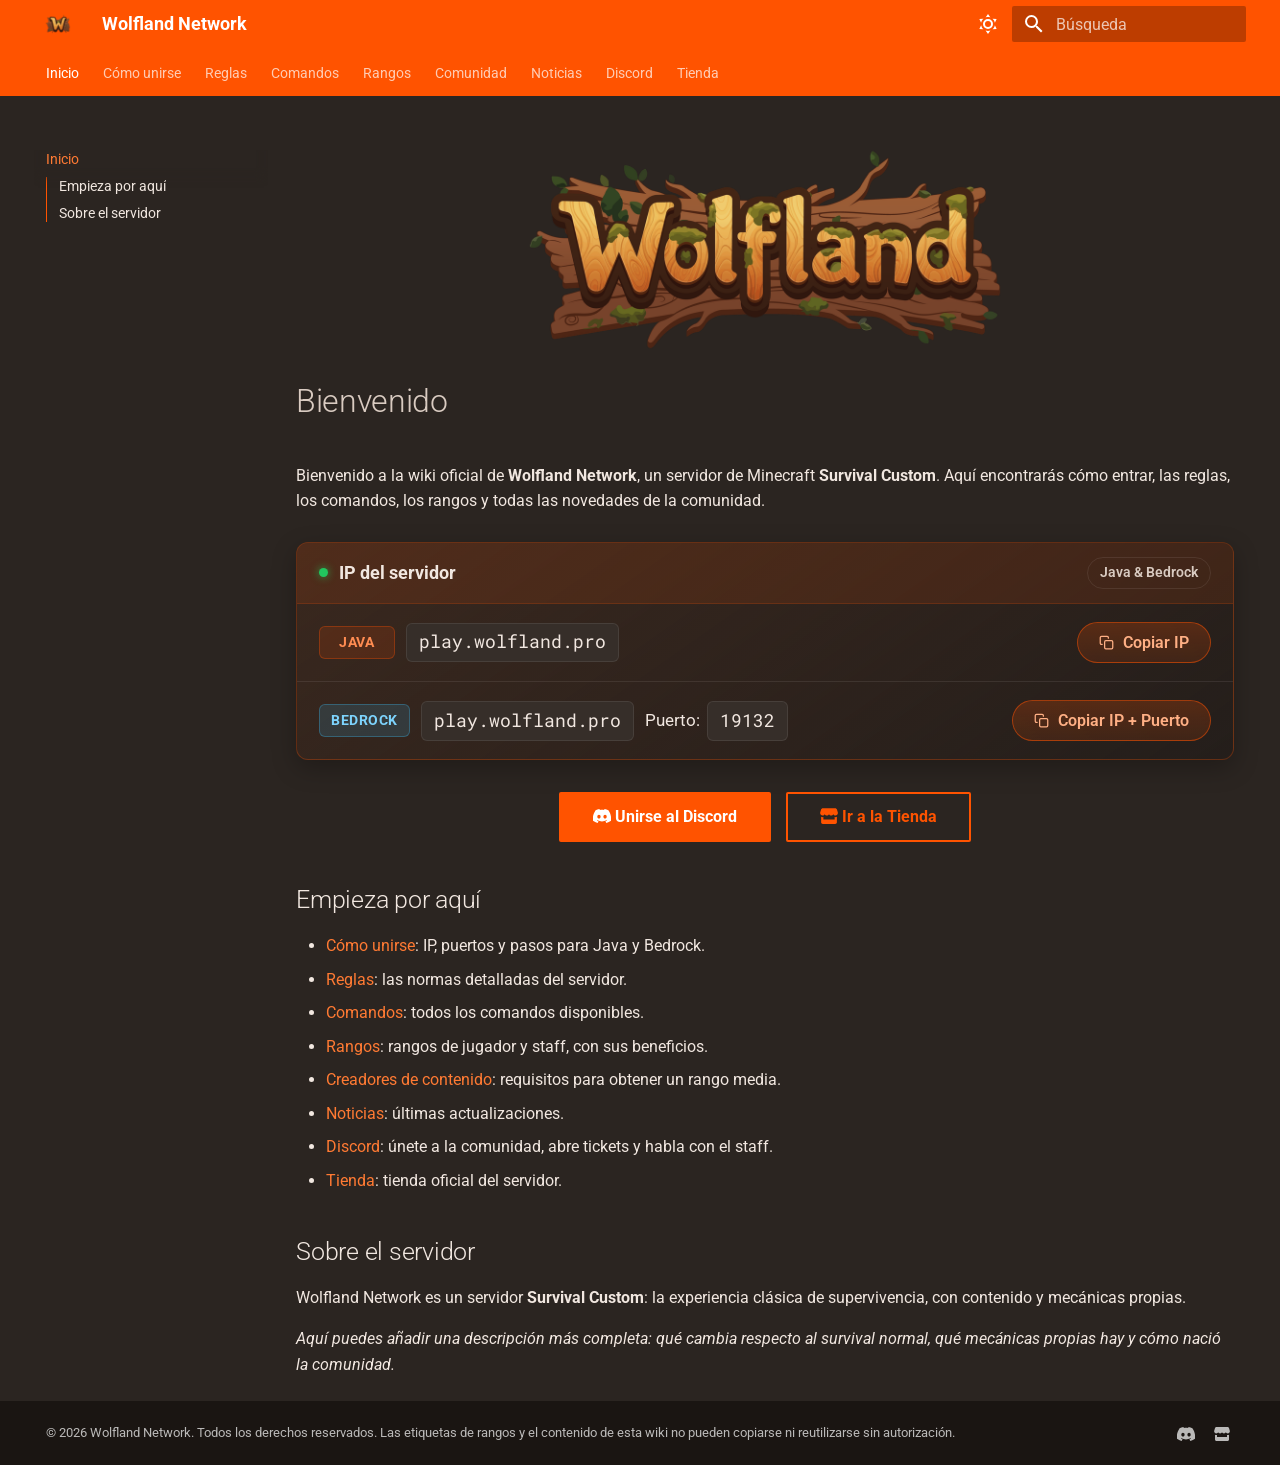
<file: index.html>
<!doctype html>
<html lang="es" class="no-js">
  <head>
    
      <meta charset="utf-8">
      <meta name="viewport" content="width=device-width,initial-scale=1">
      
        <meta name="description" content="Wiki oficial de Wolfland Network, servidor de Minecraft Survival Custom">
      
      
      
      
      
        <link rel="next" href="unirse/">
      
      
        
      
      
      <link rel="icon" href="assets/favicon.png">
      <meta name="generator" content="mkdocs-1.6.1, mkdocs-material-9.8.2">
    
    
      
        <title>Wolfland Network</title>
      
    
    
      <link rel="stylesheet" href="assets/stylesheets/main.57a0d79d.min.css">
      
        
        <link rel="stylesheet" href="assets/stylesheets/palette.fb2fffe2.min.css">
      
      


    
    
      
    
    
      
        
        
        <link rel="preconnect" href="https://fonts.gstatic.com" crossorigin>
        <link rel="stylesheet" href="https://fonts.googleapis.com/css?family=Roboto:300,300i,400,400i,700,700i%7CRoboto+Mono:400,400i,700,700i&display=fallback">
        <style>:root{--md-text-font:"Roboto";--md-code-font:"Roboto Mono"}</style>
      
    
    
      <link rel="stylesheet" href="stylesheets/extra.css">
    
    <script>__md_scope=new URL(".",location),__md_hash=e=>[...e].reduce(((e,_)=>(e<<5)-e+_.charCodeAt(0)),0),__md_get=(e,_=localStorage,t=__md_scope)=>JSON.parse(_.getItem(t.pathname+"."+e)),__md_set=(e,_,t=localStorage,a=__md_scope)=>{try{t.setItem(a.pathname+"."+e,JSON.stringify(_))}catch(e){}}</script>
    
      

    
    
  </head>
  
  
    
    
      
    
    
    
    
    <body dir="ltr" data-md-color-scheme="slate" data-md-color-primary="custom" data-md-color-accent="custom">
  
    
    <input class="md-toggle" data-md-toggle="drawer" type="checkbox" id="__drawer" autocomplete="off">
    <input class="md-toggle" data-md-toggle="search" type="checkbox" id="__search" autocomplete="off">
    <label class="md-overlay" for="__drawer"></label>
    <div data-md-component="skip">
      
        
        <a href="#bienvenido" class="md-skip">
          Saltar a contenido
        </a>
      
    </div>
    <div data-md-component="announce">
      
    </div>
    
    
      

<header class="md-header" data-md-component="header">
  <nav class="md-header__inner md-grid" aria-label="Cabecera">
    <a href="." title="Wolfland Network" class="md-header__button md-logo" aria-label="Wolfland Network" data-md-component="logo">
      
  <img src="assets/logo.png" alt="logo">

    </a>
    <label class="md-header__button md-icon" for="__drawer">
      
      <svg xmlns="http://www.w3.org/2000/svg" viewBox="0 0 24 24"><path d="M3 6h18v2H3zm0 5h18v2H3zm0 5h18v2H3z"/></svg>
    </label>
    <div class="md-header__title" data-md-component="header-title">
      <div class="md-header__ellipsis">
        <div class="md-header__topic">
          <span class="md-ellipsis">
            Wolfland Network
          </span>
        </div>
        <div class="md-header__topic" data-md-component="header-topic">
          <span class="md-ellipsis">
            
              Inicio
            
          </span>
        </div>
      </div>
    </div>
    
      
        <form class="md-header__option" data-md-component="palette">
  
    
    
    
    <input class="md-option" data-md-color-media="" data-md-color-scheme="slate" data-md-color-primary="custom" data-md-color-accent="custom"  aria-label="Cambiar a modo claro"  type="radio" name="__palette" id="__palette_0">
    
      <label class="md-header__button md-icon" title="Cambiar a modo claro" for="__palette_1" hidden>
        <svg xmlns="http://www.w3.org/2000/svg" viewBox="0 0 24 24"><path d="M12 7a5 5 0 0 1 5 5 5 5 0 0 1-5 5 5 5 0 0 1-5-5 5 5 0 0 1 5-5m0 2a3 3 0 0 0-3 3 3 3 0 0 0 3 3 3 3 0 0 0 3-3 3 3 0 0 0-3-3m0-7 2.39 3.42C13.65 5.15 12.84 5 12 5s-1.65.15-2.39.42zM3.34 7l4.16-.35A7.2 7.2 0 0 0 5.94 8.5c-.44.74-.69 1.5-.83 2.29zm.02 10 1.76-3.77a7.131 7.131 0 0 0 2.38 4.14zM20.65 7l-1.77 3.79a7.02 7.02 0 0 0-2.38-4.15zm-.01 10-4.14.36c.59-.51 1.12-1.14 1.54-1.86.42-.73.69-1.5.83-2.29zM12 22l-2.41-3.44c.74.27 1.55.44 2.41.44.82 0 1.63-.17 2.37-.44z"/></svg>
      </label>
    
  
    
    
    
    <input class="md-option" data-md-color-media="" data-md-color-scheme="default" data-md-color-primary="custom" data-md-color-accent="custom"  aria-label="Cambiar a modo oscuro"  type="radio" name="__palette" id="__palette_1">
    
      <label class="md-header__button md-icon" title="Cambiar a modo oscuro" for="__palette_0" hidden>
        <svg xmlns="http://www.w3.org/2000/svg" viewBox="0 0 24 24"><path d="m17.75 4.09-2.53 1.94.91 3.06-2.63-1.81-2.63 1.81.91-3.06-2.53-1.94L12.44 4l1.06-3 1.06 3zm3.5 6.91-1.64 1.25.59 1.98-1.7-1.17-1.7 1.17.59-1.98L15.75 11l2.06-.05L18.5 9l.69 1.95zm-2.28 4.95c.83-.08 1.72 1.1 1.19 1.85-.32.45-.66.87-1.08 1.27C15.17 23 8.84 23 4.94 19.07c-3.91-3.9-3.91-10.24 0-14.14.4-.4.82-.76 1.27-1.08.75-.53 1.93.36 1.85 1.19-.27 2.86.69 5.83 2.89 8.02a9.96 9.96 0 0 0 8.02 2.89m-1.64 2.02a12.08 12.08 0 0 1-7.8-3.47c-2.17-2.19-3.33-5-3.49-7.82-2.81 3.14-2.7 7.96.31 10.98 3.02 3.01 7.84 3.12 10.98.31"/></svg>
      </label>
    
  
</form>
      
    
    
      <script>var palette=__md_get("__palette");if(palette&&palette.color){if("(prefers-color-scheme)"===palette.color.media){var media=matchMedia("(prefers-color-scheme: light)"),input=document.querySelector(media.matches?"[data-md-color-media='(prefers-color-scheme: light)']":"[data-md-color-media='(prefers-color-scheme: dark)']");palette.color.media=input.getAttribute("data-md-color-media"),palette.color.scheme=input.getAttribute("data-md-color-scheme"),palette.color.primary=input.getAttribute("data-md-color-primary"),palette.color.accent=input.getAttribute("data-md-color-accent")}for(var[key,value]of Object.entries(palette.color))document.body.setAttribute("data-md-color-"+key,value)}</script>
    
    
    
      
      
        <label class="md-header__button md-icon" for="__search">
          
          <svg xmlns="http://www.w3.org/2000/svg" viewBox="0 0 24 24"><path d="M9.5 3A6.5 6.5 0 0 1 16 9.5c0 1.61-.59 3.09-1.56 4.23l.27.27h.79l5 5-1.5 1.5-5-5v-.79l-.27-.27A6.52 6.52 0 0 1 9.5 16 6.5 6.5 0 0 1 3 9.5 6.5 6.5 0 0 1 9.5 3m0 2C7 5 5 7 5 9.5S7 14 9.5 14 14 12 14 9.5 12 5 9.5 5"/></svg>
        </label>
        <div class="md-search" data-md-component="search" role="dialog">
  <label class="md-search__overlay" for="__search"></label>
  <div class="md-search__inner" role="search">
    <form class="md-search__form" name="search">
      <input type="text" class="md-search__input" name="query" aria-label="Búsqueda" placeholder="Búsqueda" autocapitalize="off" autocorrect="off" autocomplete="off" spellcheck="false" data-md-component="search-query" required>
      <label class="md-search__icon md-icon" for="__search">
        
        <svg xmlns="http://www.w3.org/2000/svg" viewBox="0 0 24 24"><path d="M9.5 3A6.5 6.5 0 0 1 16 9.5c0 1.61-.59 3.09-1.56 4.23l.27.27h.79l5 5-1.5 1.5-5-5v-.79l-.27-.27A6.52 6.52 0 0 1 9.5 16 6.5 6.5 0 0 1 3 9.5 6.5 6.5 0 0 1 9.5 3m0 2C7 5 5 7 5 9.5S7 14 9.5 14 14 12 14 9.5 12 5 9.5 5"/></svg>
        
        <svg xmlns="http://www.w3.org/2000/svg" viewBox="0 0 24 24"><path d="M20 11v2H8l5.5 5.5-1.42 1.42L4.16 12l7.92-7.92L13.5 5.5 8 11z"/></svg>
      </label>
      <nav class="md-search__options" aria-label="Buscar">
        
        <button type="reset" class="md-search__icon md-icon" title="Limpiar" aria-label="Limpiar" tabindex="-1">
          
          <svg xmlns="http://www.w3.org/2000/svg" viewBox="0 0 24 24"><path d="M19 6.41 17.59 5 12 10.59 6.41 5 5 6.41 10.59 12 5 17.59 6.41 19 12 13.41 17.59 19 19 17.59 13.41 12z"/></svg>
        </button>
      </nav>
      
        <div class="md-search__suggest" data-md-component="search-suggest"></div>
      
    </form>
    <div class="md-search__output">
      <div class="md-search__scrollwrap" tabindex="0" data-md-scrollfix>
        <div class="md-search-result" data-md-component="search-result">
          <div class="md-search-result__meta">
            Inicializando búsqueda
          </div>
          <ol class="md-search-result__list" role="presentation"></ol>
        </div>
      </div>
    </div>
  </div>
</div>
      
    
    
  </nav>
  
</header>
    
    <div class="md-container" data-md-component="container">
      
      
        
          
            
<nav class="md-tabs" aria-label="Pestañas" data-md-component="tabs">
  <div class="md-grid">
    <ul class="md-tabs__list">
      
        
  
  
  
    
  
  
    <li class="md-tabs__item md-tabs__item--active">
      <a href="." class="md-tabs__link">
        
  
  
    
  
  Inicio

      </a>
    </li>
  

      
        
  
  
  
  
    <li class="md-tabs__item">
      <a href="unirse/" class="md-tabs__link">
        
  
  
    
  
  Cómo unirse

      </a>
    </li>
  

      
        
  
  
  
  
    <li class="md-tabs__item">
      <a href="reglas/" class="md-tabs__link">
        
  
  
    
  
  Reglas

      </a>
    </li>
  

      
        
  
  
  
  
    <li class="md-tabs__item">
      <a href="comandos/" class="md-tabs__link">
        
  
  
    
  
  Comandos

      </a>
    </li>
  

      
        
  
  
  
  
    
    
      <li class="md-tabs__item">
        <a href="rangos/" class="md-tabs__link">
          
  
  
  Rangos

        </a>
      </li>
    
  

      
        
  
  
  
  
    
    
      <li class="md-tabs__item">
        <a href="staff/" class="md-tabs__link">
          
  
  
  Comunidad

        </a>
      </li>
    
  

      
        
  
  
  
  
    <li class="md-tabs__item">
      <a href="noticias/" class="md-tabs__link">
        
  
  
    
  
  Noticias

      </a>
    </li>
  

      
        
  
  
  
  
    <li class="md-tabs__item">
      <a href="https://discord.com/invite/jCmngqZRFV" class="md-tabs__link">
        
  
  
    
  
  Discord

      </a>
    </li>
  

      
        
  
  
  
  
    <li class="md-tabs__item">
      <a href="https://wolfland.tebex.store/" class="md-tabs__link">
        
  
  
    
  
  Tienda

      </a>
    </li>
  

      
    </ul>
  </div>
</nav>
          
        
      
      <main class="md-main" data-md-component="main">
        <div class="md-main__inner md-grid">
          
            
              
              <div class="md-sidebar md-sidebar--primary" data-md-component="sidebar" data-md-type="navigation" >
                <div class="md-sidebar__scrollwrap">
                  <div class="md-sidebar__inner">
                    


  


  

<nav class="md-nav md-nav--primary md-nav--lifted md-nav--integrated" aria-label="Navegación" data-md-level="0">
  <label class="md-nav__title" for="__drawer">
    <a href="." title="Wolfland Network" class="md-nav__button md-logo" aria-label="Wolfland Network" data-md-component="logo">
      
  <img src="assets/logo.png" alt="logo">

    </a>
    Wolfland Network
  </label>
  
  <ul class="md-nav__list" data-md-scrollfix>
    
      
      
  
  
    
  
  
  
    <li class="md-nav__item md-nav__item--active">
      
      <input class="md-nav__toggle md-toggle" type="checkbox" id="__toc">
      
      
        
      
      
        <label class="md-nav__link md-nav__link--active" for="__toc">
          
  
  
  <span class="md-ellipsis">
    
  
    Inicio
  

    
  </span>
  
  

          <span class="md-nav__icon md-icon"></span>
        </label>
      
      <a href="." class="md-nav__link md-nav__link--active">
        
  
  
  <span class="md-ellipsis">
    
  
    Inicio
  

    
  </span>
  
  

      </a>
      
        

<nav class="md-nav md-nav--secondary" aria-label="Tabla de contenidos">
  
  
  
    
  
  
    <label class="md-nav__title" for="__toc">
      <span class="md-nav__icon md-icon"></span>
      Tabla de contenidos
    </label>
    <ul class="md-nav__list" data-md-component="toc" data-md-scrollfix>
      
        <li class="md-nav__item">
  <a href="#empieza-por-aqui" class="md-nav__link">
    <span class="md-ellipsis">
      
        Empieza por aquí
      
    </span>
  </a>
  
</li>
      
        <li class="md-nav__item">
  <a href="#sobre-el-servidor" class="md-nav__link">
    <span class="md-ellipsis">
      
        Sobre el servidor
      
    </span>
  </a>
  
</li>
      
    </ul>
  
</nav>
      
    </li>
  

    
      
      
  
  
  
  
    <li class="md-nav__item">
      <a href="unirse/" class="md-nav__link">
        
  
  
  <span class="md-ellipsis">
    
  
    Cómo unirse
  

    
  </span>
  
  

      </a>
    </li>
  

    
      
      
  
  
  
  
    <li class="md-nav__item">
      <a href="reglas/" class="md-nav__link">
        
  
  
  <span class="md-ellipsis">
    
  
    Reglas
  

    
  </span>
  
  

      </a>
    </li>
  

    
      
      
  
  
  
  
    <li class="md-nav__item">
      <a href="comandos/" class="md-nav__link">
        
  
  
  <span class="md-ellipsis">
    
  
    Comandos
  

    
  </span>
  
  

      </a>
    </li>
  

    
      
      
  
  
  
  
    
    
    
    
      
      
    
    
    <li class="md-nav__item md-nav__item--nested">
      
        
        
        <input class="md-nav__toggle md-toggle " type="checkbox" id="__nav_5" >
        
          
          <label class="md-nav__link" for="__nav_5" id="__nav_5_label" tabindex="0">
            
  
  
  <span class="md-ellipsis">
    
  
    Rangos
  

    
  </span>
  
  

            <span class="md-nav__icon md-icon"></span>
          </label>
        
        <nav class="md-nav" data-md-level="1" aria-labelledby="__nav_5_label" aria-expanded="false">
          <label class="md-nav__title" for="__nav_5">
            <span class="md-nav__icon md-icon"></span>
            
  
    Rangos
  

          </label>
          <ul class="md-nav__list" data-md-scrollfix>
            
              
                
  
  
  
  
    <li class="md-nav__item">
      <a href="rangos/" class="md-nav__link">
        
  
  
  <span class="md-ellipsis">
    
  
    Todos los rangos
  

    
  </span>
  
  

      </a>
    </li>
  

              
            
              
                
  
  
  
  
    <li class="md-nav__item">
      <a href="rangos-premium/" class="md-nav__link">
        
  
  
  <span class="md-ellipsis">
    
  
    Rangos Premium
  

    
  </span>
  
  

      </a>
    </li>
  

              
            
              
                
  
  
  
  
    <li class="md-nav__item">
      <a href="rangos-media/" class="md-nav__link">
        
  
  
  <span class="md-ellipsis">
    
  
    Rangos Media
  

    
  </span>
  
  

      </a>
    </li>
  

              
            
          </ul>
        </nav>
      
    </li>
  

    
      
      
  
  
  
  
    
    
    
    
      
      
    
    
    <li class="md-nav__item md-nav__item--nested">
      
        
        
        <input class="md-nav__toggle md-toggle " type="checkbox" id="__nav_6" >
        
          
          <label class="md-nav__link" for="__nav_6" id="__nav_6_label" tabindex="0">
            
  
  
  <span class="md-ellipsis">
    
  
    Comunidad
  

    
  </span>
  
  

            <span class="md-nav__icon md-icon"></span>
          </label>
        
        <nav class="md-nav" data-md-level="1" aria-labelledby="__nav_6_label" aria-expanded="false">
          <label class="md-nav__title" for="__nav_6">
            <span class="md-nav__icon md-icon"></span>
            
  
    Comunidad
  

          </label>
          <ul class="md-nav__list" data-md-scrollfix>
            
              
                
  
  
  
  
    <li class="md-nav__item">
      <a href="staff/" class="md-nav__link">
        
  
  
  <span class="md-ellipsis">
    
  
    Staff
  

    
  </span>
  
  

      </a>
    </li>
  

              
            
              
                
  
  
  
  
    <li class="md-nav__item">
      <a href="eventos/" class="md-nav__link">
        
  
  
  <span class="md-ellipsis">
    
  
    Eventos
  

    
  </span>
  
  

      </a>
    </li>
  

              
            
              
                
  
  
  
  
    <li class="md-nav__item">
      <a href="servicios/" class="md-nav__link">
        
  
  
  <span class="md-ellipsis">
    
  
    Servicios de contenido
  

    
  </span>
  
  

      </a>
    </li>
  

              
            
          </ul>
        </nav>
      
    </li>
  

    
      
      
  
  
  
  
    <li class="md-nav__item">
      <a href="noticias/" class="md-nav__link">
        
  
  
  <span class="md-ellipsis">
    
  
    Noticias
  

    
  </span>
  
  

      </a>
    </li>
  

    
      
      
  
  
  
  
    <li class="md-nav__item">
      <a href="https://discord.com/invite/jCmngqZRFV" class="md-nav__link">
        
  
  
  <span class="md-ellipsis">
    
  
    Discord
  

    
  </span>
  
  

      </a>
    </li>
  

    
      
      
  
  
  
  
    <li class="md-nav__item">
      <a href="https://wolfland.tebex.store/" class="md-nav__link">
        
  
  
  <span class="md-ellipsis">
    
  
    Tienda
  

    
  </span>
  
  

      </a>
    </li>
  

    
  </ul>
</nav>
                  </div>
                </div>
              </div>
            
            
          
          
            <div class="md-content" data-md-component="content">
              
              <article class="md-content__inner md-typeset">
                
                  



<p style="text-align:center; margin:0 0 1rem 0;"><img src="assets/logo-wolfland.png" alt="Wolfland Network" width="480" style="display:inline-block; max-width:100%; height:auto;"></p>

<h1 id="bienvenido">Bienvenido<a class="headerlink" href="#bienvenido" title="Permanent link">&para;</a></h1>
<p>Bienvenido a la wiki oficial de <strong>Wolfland Network</strong>, un servidor de Minecraft <strong>Survival Custom</strong>. Aquí encontrarás cómo entrar, las reglas, los comandos, los rangos y todas las novedades de la comunidad.</p>
<div class="wf-ip-card">
  <div class="wf-ip-header">
    <span class="wf-ip-dot"></span>
    <span>IP del servidor</span>
    <span class="wf-ip-badge">Java &amp; Bedrock</span>
  </div>
  <div class="wf-ip-body">
    <div class="wf-ip-row">
      <div class="wf-ip-info">
        <span class="wf-edition wf-edition-java">Java</span>
        <code class="wf-ip-code">play.wolfland.pro</code>
      </div>
      <button type="button" class="wf-copy-btn" onclick="copyServerIp(this, 'play.wolfland.pro')">
        <svg viewBox="0 0 24 24" width="15" height="15" fill="none" stroke="currentColor" stroke-width="2" stroke-linecap="round" stroke-linejoin="round"><rect x="9" y="9" width="13" height="13" rx="2" ry="2"></rect><path d="M5 15H4a2 2 0 0 1-2-2V4a2 2 0 0 1 2-2h9a2 2 0 0 1 2 2v1"></path></svg>
        <span class="wf-copy-text">Copiar IP</span>
      </button>
    </div>
    <div class="wf-ip-row">
      <div class="wf-ip-info">
        <span class="wf-edition wf-edition-bedrock">Bedrock</span>
        <code class="wf-ip-code">play.wolfland.pro</code>
        <span class="wf-port-wrap">Puerto: <code class="wf-ip-code">19132</code></span>
      </div>
      <button type="button" class="wf-copy-btn" onclick="copyServerIp(this, 'play.wolfland.pro:19132')">
        <svg viewBox="0 0 24 24" width="15" height="15" fill="none" stroke="currentColor" stroke-width="2" stroke-linecap="round" stroke-linejoin="round"><rect x="9" y="9" width="13" height="13" rx="2" ry="2"></rect><path d="M5 15H4a2 2 0 0 1-2-2V4a2 2 0 0 1 2-2h9a2 2 0 0 1 2 2v1"></path></svg>
        <span class="wf-copy-text">Copiar IP + Puerto</span>
      </button>
    </div>
  </div>
</div>

<style>
.md-typeset .wf-ip-card { --wf-bg: linear-gradient(145deg,rgba(255,83,0,.07),rgba(34,28,25,.72)); --wf-sh: 0 8px 24px rgba(0,0,0,.25); --wf-div: rgba(241,231,224,.09); --wf-mut: #d9cbc1; --wf-jf: #ff8c52; --wf-bf: #7dd3fc; --wf-bb: linear-gradient(180deg,rgba(255,83,0,.22),rgba(255,83,0,.12)); --wf-bfg: #ffb085; --wf-ob: rgba(34,197,94,.22); --wf-obr: #4ade80; --wf-of: #86efac; margin: 1.4rem 0 1.6rem; border-radius: 12px; border: 1px solid rgba(255,83,0,.28); background: var(--wf-bg); box-shadow: var(--wf-sh); overflow: hidden; }
[data-md-color-scheme="default"] .md-typeset .wf-ip-card { --wf-bg: #faf6f3; --wf-sh: 0 6px 20px rgba(58,48,42,.08); --wf-div: rgba(58,48,42,.09); --wf-mut: #5c4d44; --wf-jf: #cc4200; --wf-bf: #0369a1; --wf-bb: linear-gradient(180deg,rgba(255,83,0,.15),rgba(255,83,0,.08)); --wf-bfg: #cc4200; --wf-ob: rgba(46,125,50,.16); --wf-obr: #2e7d32; --wf-of: #1b5e20; }
.md-typeset .wf-ip-header { display: flex; align-items: center; gap: .55rem; padding: .72rem 1.1rem; background: rgba(255,83,0,.11); border-bottom: 1px solid rgba(255,83,0,.18); font-weight: 700; font-size: .92rem; }
.md-typeset .wf-ip-dot { width: 9px; height: 9px; border-radius: 50%; background: #22c55e; box-shadow: 0 0 8px rgba(34,197,94,.75); }
.md-typeset .wf-ip-badge { margin-left: auto; font-size: .72rem; font-weight: 600; padding: .16rem .6rem; border-radius: 999px; color: var(--wf-mut); border: 1px solid var(--wf-div); }
.md-typeset .wf-ip-row { display: flex; align-items: center; justify-content: space-between; gap: .85rem; padding: .9rem 1.1rem; flex-wrap: wrap; }
.md-typeset .wf-ip-row + .wf-ip-row { border-top: 1px solid var(--wf-div); }
.md-typeset .wf-ip-info { display: flex; align-items: center; gap: .55rem; flex-wrap: wrap; }
.md-typeset .wf-edition { min-width: 76px; text-align: center; font-size: .72rem; font-weight: 700; text-transform: uppercase; padding: .2rem .55rem; border-radius: 6px; }
.md-typeset .wf-edition-java { background: rgba(255,83,0,.14); color: var(--wf-jf); border: 1px solid rgba(255,83,0,.32); }
.md-typeset .wf-edition-bedrock { background: rgba(56,189,248,.14); color: var(--wf-bf); border: 1px solid rgba(56,189,248,.3); }
.md-typeset .wf-ip-code { font-family: var(--md-code-font-family, monospace); font-size: .88rem; padding: .24rem .6rem; border-radius: 6px; background: var(--md-code-bg-color); border: 1px solid var(--wf-div); }
.md-typeset .wf-port-wrap { font-size: .84rem; display: inline-flex; align-items: center; gap: .35rem; }
.md-typeset .wf-copy-btn { appearance: none; display: inline-flex; align-items: center; justify-content: center; gap: .45rem; padding: .5rem 1.05rem; border-radius: 999px; border: 1px solid rgba(255,83,0,.5); background: var(--wf-bb); color: var(--wf-bfg); font: 600 .8rem/1.2 inherit; white-space: nowrap; cursor: pointer; transition: transform .16s ease, box-shadow .2s ease, background .2s ease, color .2s ease; }
.md-typeset .wf-copy-btn:hover { background: linear-gradient(180deg,#ff6a1f,#FF5300); border-color: #ff7a33; color: #fff; transform: translateY(-1px); box-shadow: 0 4px 14px rgba(255,83,0,.4); }
.md-typeset .wf-copy-btn:active { transform: scale(.97); }
.md-typeset .wf-copy-btn.is-copied { background: var(--wf-ob); border-color: var(--wf-obr); color: var(--wf-of); transform: none; box-shadow: none; }
.md-typeset .wf-ip-card ~ p:has(> .md-button), .md-typeset .cta-buttons.center { display: flex; flex-wrap: wrap; justify-content: center; align-items: center; gap: .75rem; margin: 1.4rem 0; text-align: center; }
.md-typeset .wf-ip-card ~ p:has(> .md-button) .md-button { margin: 0; }
@media (max-width: 560px) { .md-typeset .wf-copy-btn { width: 100%; } }
</style>

<script>
window.copyServerIp = (btn, text) => {
  const label = btn.querySelector('.wf-copy-text');
  btn.dataset.orig ??= label.textContent;
  const done = () => {
    clearTimeout(btn._t);
    btn.classList.add('is-copied');
    label.textContent = '¡Copiado!';
    btn._t = setTimeout(() => { btn.classList.remove('is-copied'); label.textContent = btn.dataset.orig; }, 1800);
  };
  if (navigator.clipboard && window.isSecureContext) return navigator.clipboard.writeText(text).then(done);
  const ta = Object.assign(document.createElement('textarea'), { value: text });
  document.body.append(ta); ta.select(); document.execCommand('copy'); ta.remove(); done();
};
</script>

<p class="cta-buttons center"><a class="md-button md-button--primary" href="https://discord.com/invite/jCmngqZRFV"><span class="twemoji"><svg xmlns="http://www.w3.org/2000/svg" viewBox="0 0 576 512"><!--! Font Awesome Free 7.1.0 by @fontawesome - https://fontawesome.com License - https://fontawesome.com/license/free (Icons: CC BY 4.0, Fonts: SIL OFL 1.1, Code: MIT License) Copyright 2025 Fonticons, Inc.--><path d="M492.5 69.8c-.2-.3-.4-.6-.8-.7-38.1-17.5-78.4-30-119.7-37.1-.4-.1-.8 0-1.1.1s-.6.4-.8.8c-5.5 9.9-10.5 20.2-14.9 30.6-44.6-6.8-89.9-6.8-134.4 0-4.5-10.5-9.5-20.7-15.1-30.6-.2-.3-.5-.6-.8-.8s-.7-.2-1.1-.2C162.5 39 122.2 51.5 84.1 69c-.3.1-.6.4-.8.7C7.1 183.5-13.8 294.6-3.6 404.2c0 .3.1.5.2.8s.3.4.5.6c44.4 32.9 94 58 146.8 74.2.4.1.8.1 1.1 0s.7-.4.9-.7c11.3-15.4 21.4-31.8 30-48.8.1-.2.2-.5.2-.8s0-.5-.1-.8-.2-.5-.4-.6-.4-.3-.7-.4c-15.8-6.1-31.2-13.4-45.9-21.9-.3-.2-.5-.4-.7-.6s-.3-.6-.3-.9 0-.6.2-.9.3-.5.6-.7c3.1-2.3 6.2-4.7 9.1-7.1.3-.2.6-.4.9-.4s.7 0 1 .1c96.2 43.9 200.4 43.9 295.5 0 .3-.1.7-.2 1-.2s.7.2.9.4c2.9 2.4 6 4.9 9.1 7.2.2.2.4.4.6.7s.2.6.2.9-.1.6-.3.9-.4.5-.6.6c-14.7 8.6-30 15.9-45.9 21.8-.2.1-.5.2-.7.4s-.3.4-.4.7-.1.5-.1.8.1.5.2.8c8.8 17 18.8 33.3 30 48.8.2.3.6.6.9.7s.8.1 1.1 0c52.9-16.2 102.6-41.3 147.1-74.2.2-.2.4-.4.5-.6s.2-.5.2-.8c12.3-126.8-20.5-236.9-86.9-334.5zm-302 267.7c-29 0-52.8-26.6-52.8-59.2s23.4-59.2 52.8-59.2c29.7 0 53.3 26.8 52.8 59.2 0 32.7-23.4 59.2-52.8 59.2m195.4 0c-29 0-52.8-26.6-52.8-59.2s23.4-59.2 52.8-59.2c29.7 0 53.3 26.8 52.8 59.2 0 32.7-23.2 59.2-52.8 59.2"/></svg></span> Unirse al Discord</a>
<a class="md-button" href="https://wolfland.tebex.store/"><span class="twemoji"><svg xmlns="http://www.w3.org/2000/svg" viewBox="0 0 512 512"><!--! Font Awesome Free 7.1.0 by @fontawesome - https://fontawesome.com License - https://fontawesome.com/license/free (Icons: CC BY 4.0, Fonts: SIL OFL 1.1, Code: MIT License) Copyright 2025 Fonticons, Inc.--><path d="M30.7 72.3C37.6 48.4 59.5 32 84.4 32h344c24.9 0 46.8 16.4 53.8 40.3l23.4 80.2c12.8 43.7-20.1 87.5-65.6 87.5-26.3 0-49.4-14.9-60.8-37.1-11.6 21.9-34.6 37.1-61.4 37.1-26.6 0-49.7-15-61.3-37-11.6 22-34.7 37-61.3 37-26.8 0-49.8-15.1-61.4-37.1C122.4 225 99.3 240 73 240c-45.6 0-78.4-43.7-65.6-87.5zM96.4 352h320v-66.4c7.6 1.6 15.5 2.4 23.5 2.4 14.3 0 28-2.6 40.5-7.2V432c0 26.5-21.5 48-48 48h-352c-26.5 0-48-21.5-48-48V280.8c12.5 4.6 26.1 7.2 40.5 7.2 8.1 0 15.9-.8 23.5-2.4z"/></svg></span> Ir a la Tienda</a></p>
<h2 id="empieza-por-aqui">Empieza por aquí<a class="headerlink" href="#empieza-por-aqui" title="Permanent link">&para;</a></h2>
<ul>
<li><a href="unirse/">Cómo unirse</a>: IP, puertos y pasos para Java y Bedrock.</li>
<li><a href="reglas/">Reglas</a>: las normas detalladas del servidor.</li>
<li><a href="comandos/">Comandos</a>: todos los comandos disponibles.</li>
<li><a href="rangos/">Rangos</a>: rangos de jugador y staff, con sus beneficios.</li>
<li><a href="rangos-media/">Creadores de contenido</a>: requisitos para obtener un rango media.</li>
<li><a href="noticias/">Noticias</a>: últimas actualizaciones.</li>
<li><a href="https://discord.com/invite/jCmngqZRFV">Discord</a>: únete a la comunidad, abre tickets y habla con el staff.</li>
<li><a href="https://wolfland.tebex.store/">Tienda</a>: tienda oficial del servidor.</li>
</ul>
<h2 id="sobre-el-servidor">Sobre el servidor<a class="headerlink" href="#sobre-el-servidor" title="Permanent link">&para;</a></h2>
<p>Wolfland Network es un servidor <strong>Survival Custom</strong>: la experiencia clásica de supervivencia, con contenido y mecánicas propias.</p>
<p><em>Aquí puedes añadir una descripción más completa: qué cambia respecto al survival normal, qué mecánicas propias hay y cómo nació la comunidad.</em></p>












                
              </article>
            </div>
          
          
<script>var target=document.getElementById(location.hash.slice(1));target&&target.name&&(target.checked=target.name.startsWith("__tabbed_"))</script>
        </div>
        
          <button type="button" class="md-top md-icon" data-md-component="top" hidden>
  
  <svg xmlns="http://www.w3.org/2000/svg" viewBox="0 0 24 24"><path d="M13 20h-2V8l-5.5 5.5-1.42-1.42L12 4.16l7.92 7.92-1.42 1.42L13 8z"/></svg>
  Volver al principio
</button>
        
      </main>
      
        <footer class="md-footer">
  
  <div class="md-footer-meta md-typeset">
    <div class="md-footer-meta__inner md-grid">
      <div class="md-copyright">
  
    <div class="md-copyright__highlight">
      © 2026 Wolfland Network. Todos los derechos reservados. Las etiquetas de rangos y el contenido de esta wiki no pueden copiarse ni reutilizarse sin autorización.
    </div>
  
  
</div>
      
        
<div class="md-social">
  
    
    
    
    
    <a href="https://discord.com/invite/jCmngqZRFV" target="_blank" rel="noopener" title="Discord de Wolfland Network" class="md-social__link">
      <svg xmlns="http://www.w3.org/2000/svg" viewBox="0 0 576 512"><!--! Font Awesome Free 7.1.0 by @fontawesome - https://fontawesome.com License - https://fontawesome.com/license/free (Icons: CC BY 4.0, Fonts: SIL OFL 1.1, Code: MIT License) Copyright 2025 Fonticons, Inc.--><path d="M492.5 69.8c-.2-.3-.4-.6-.8-.7-38.1-17.5-78.4-30-119.7-37.1-.4-.1-.8 0-1.1.1s-.6.4-.8.8c-5.5 9.9-10.5 20.2-14.9 30.6-44.6-6.8-89.9-6.8-134.4 0-4.5-10.5-9.5-20.7-15.1-30.6-.2-.3-.5-.6-.8-.8s-.7-.2-1.1-.2C162.5 39 122.2 51.5 84.1 69c-.3.1-.6.4-.8.7C7.1 183.5-13.8 294.6-3.6 404.2c0 .3.1.5.2.8s.3.4.5.6c44.4 32.9 94 58 146.8 74.2.4.1.8.1 1.1 0s.7-.4.9-.7c11.3-15.4 21.4-31.8 30-48.8.1-.2.2-.5.2-.8s0-.5-.1-.8-.2-.5-.4-.6-.4-.3-.7-.4c-15.8-6.1-31.2-13.4-45.9-21.9-.3-.2-.5-.4-.7-.6s-.3-.6-.3-.9 0-.6.2-.9.3-.5.6-.7c3.1-2.3 6.2-4.7 9.1-7.1.3-.2.6-.4.9-.4s.7 0 1 .1c96.2 43.9 200.4 43.9 295.5 0 .3-.1.7-.2 1-.2s.7.2.9.4c2.9 2.4 6 4.9 9.1 7.2.2.2.4.4.6.7s.2.6.2.9-.1.6-.3.9-.4.5-.6.6c-14.7 8.6-30 15.9-45.9 21.8-.2.1-.5.2-.7.4s-.3.4-.4.7-.1.5-.1.8.1.5.2.8c8.8 17 18.8 33.3 30 48.8.2.3.6.6.9.7s.8.1 1.1 0c52.9-16.2 102.6-41.3 147.1-74.2.2-.2.4-.4.5-.6s.2-.5.2-.8c12.3-126.8-20.5-236.9-86.9-334.5zm-302 267.7c-29 0-52.8-26.6-52.8-59.2s23.4-59.2 52.8-59.2c29.7 0 53.3 26.8 52.8 59.2 0 32.7-23.4 59.2-52.8 59.2m195.4 0c-29 0-52.8-26.6-52.8-59.2s23.4-59.2 52.8-59.2c29.7 0 53.3 26.8 52.8 59.2 0 32.7-23.2 59.2-52.8 59.2"/></svg>
    </a>
  
    
    
    
    
    <a href="https://wolfland.tebex.store/" target="_blank" rel="noopener" title="Tienda de Wolfland Network" class="md-social__link">
      <svg xmlns="http://www.w3.org/2000/svg" viewBox="0 0 512 512"><!--! Font Awesome Free 7.1.0 by @fontawesome - https://fontawesome.com License - https://fontawesome.com/license/free (Icons: CC BY 4.0, Fonts: SIL OFL 1.1, Code: MIT License) Copyright 2025 Fonticons, Inc.--><path d="M30.7 72.3C37.6 48.4 59.5 32 84.4 32h344c24.9 0 46.8 16.4 53.8 40.3l23.4 80.2c12.8 43.7-20.1 87.5-65.6 87.5-26.3 0-49.4-14.9-60.8-37.1-11.6 21.9-34.6 37.1-61.4 37.1-26.6 0-49.7-15-61.3-37-11.6 22-34.7 37-61.3 37-26.8 0-49.8-15.1-61.4-37.1C122.4 225 99.3 240 73 240c-45.6 0-78.4-43.7-65.6-87.5zM96.4 352h320v-66.4c7.6 1.6 15.5 2.4 23.5 2.4 14.3 0 28-2.6 40.5-7.2V432c0 26.5-21.5 48-48 48h-352c-26.5 0-48-21.5-48-48V280.8c12.5 4.6 26.1 7.2 40.5 7.2 8.1 0 15.9-.8 23.5-2.4z"/></svg>
    </a>
  
</div>
      
    </div>
  </div>
</footer>
      
    </div>
    <div class="md-dialog" data-md-component="dialog">
      <div class="md-dialog__inner md-typeset"></div>
    </div>
    
    
    
      
      
      <script id="__config" type="application/json">{"annotate": null, "base": ".", "features": ["navigation.tabs", "navigation.top", "toc.integrate", "search.suggest", "search.highlight", "content.code.copy"], "search": "assets/javascripts/workers/search.a7633da7.min.js", "tags": null, "translations": {"clipboard.copied": "Copiado al portapapeles", "clipboard.copy": "Copiar al portapapeles", "search.result.more.one": "1 m\u00e1s en esta p\u00e1gina", "search.result.more.other": "# m\u00e1s en esta p\u00e1gina", "search.result.none": "No se encontraron documentos", "search.result.one": "1 documento encontrado", "search.result.other": "# documentos encontrados", "search.result.placeholder": "Teclee para comenzar b\u00fasqueda", "search.result.term.missing": "Falta", "select.version": "Seleccionar versi\u00f3n"}, "version": null}</script>
    
    
      <script src="assets/javascripts/bundle.a5f9d56c.min.js"></script>
      
        <script src="javascripts/protect.js"></script>
      
    
  </body>
</html>
</file>
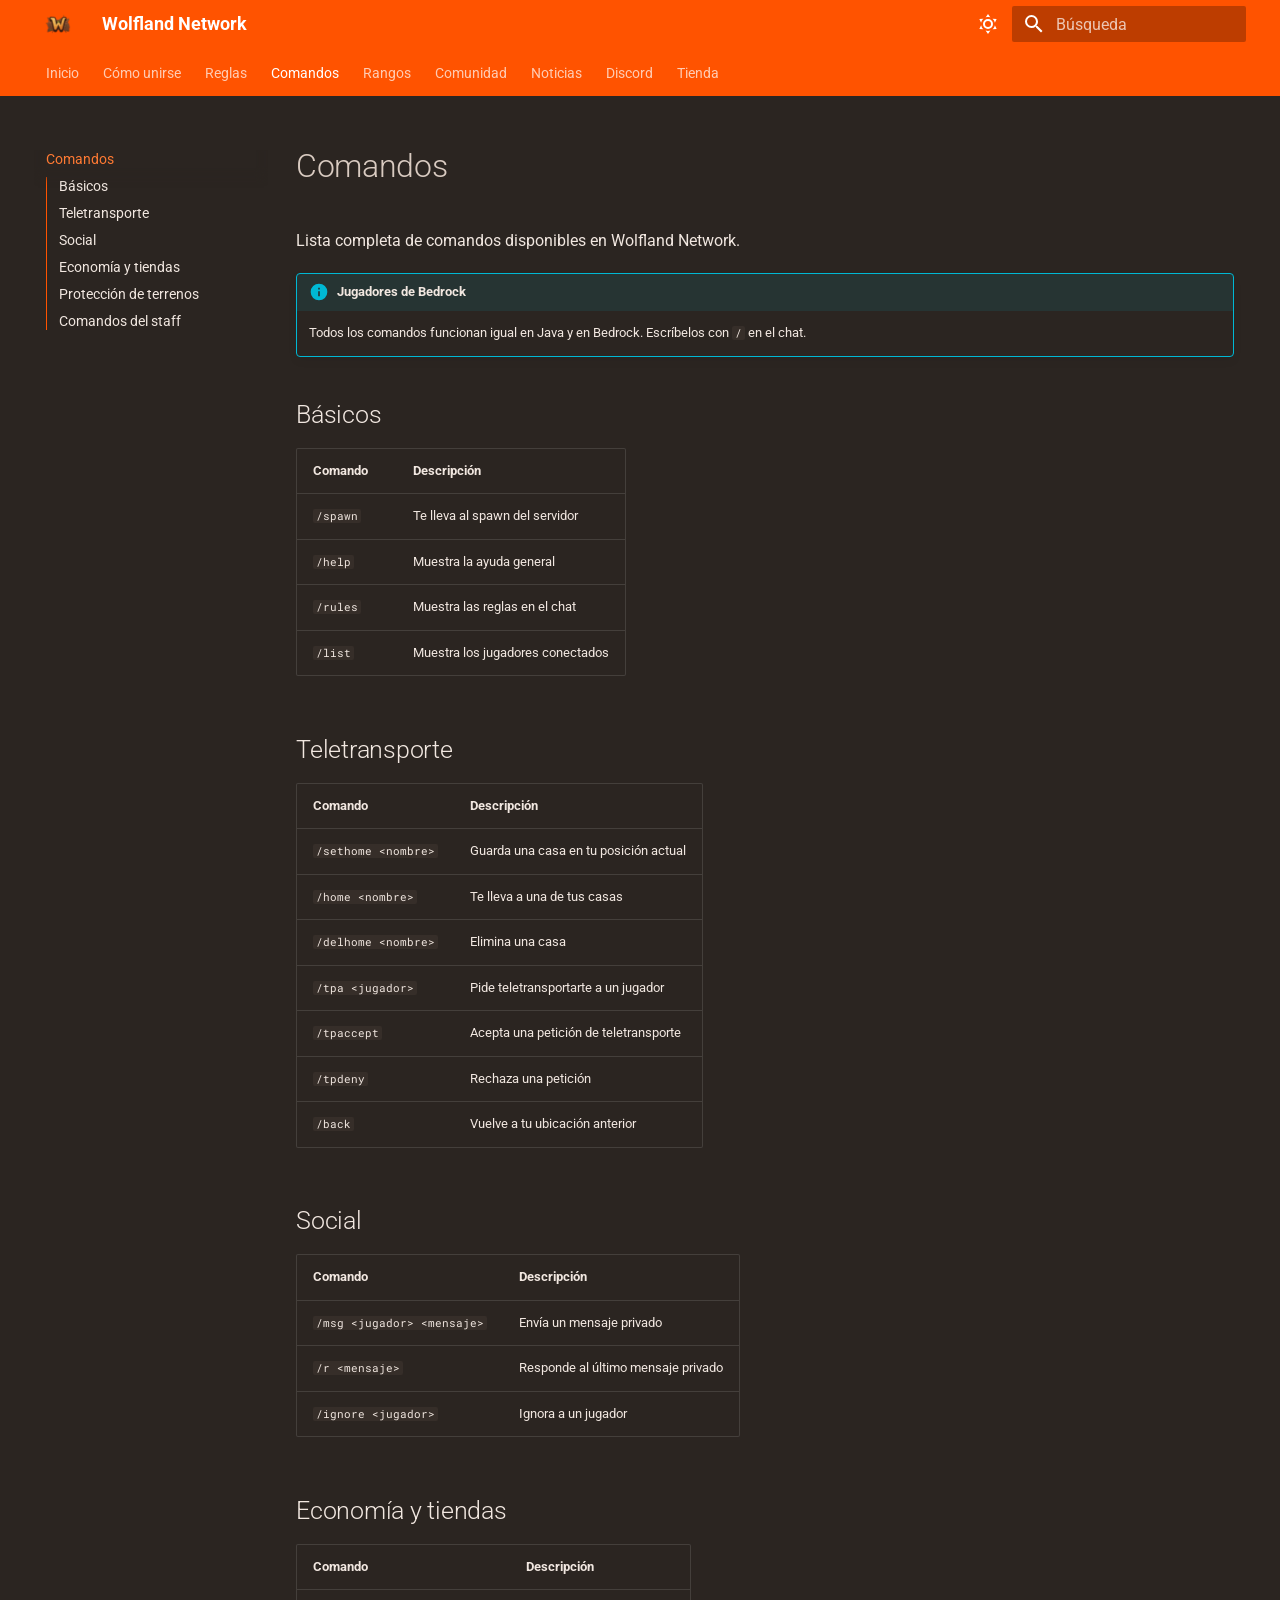
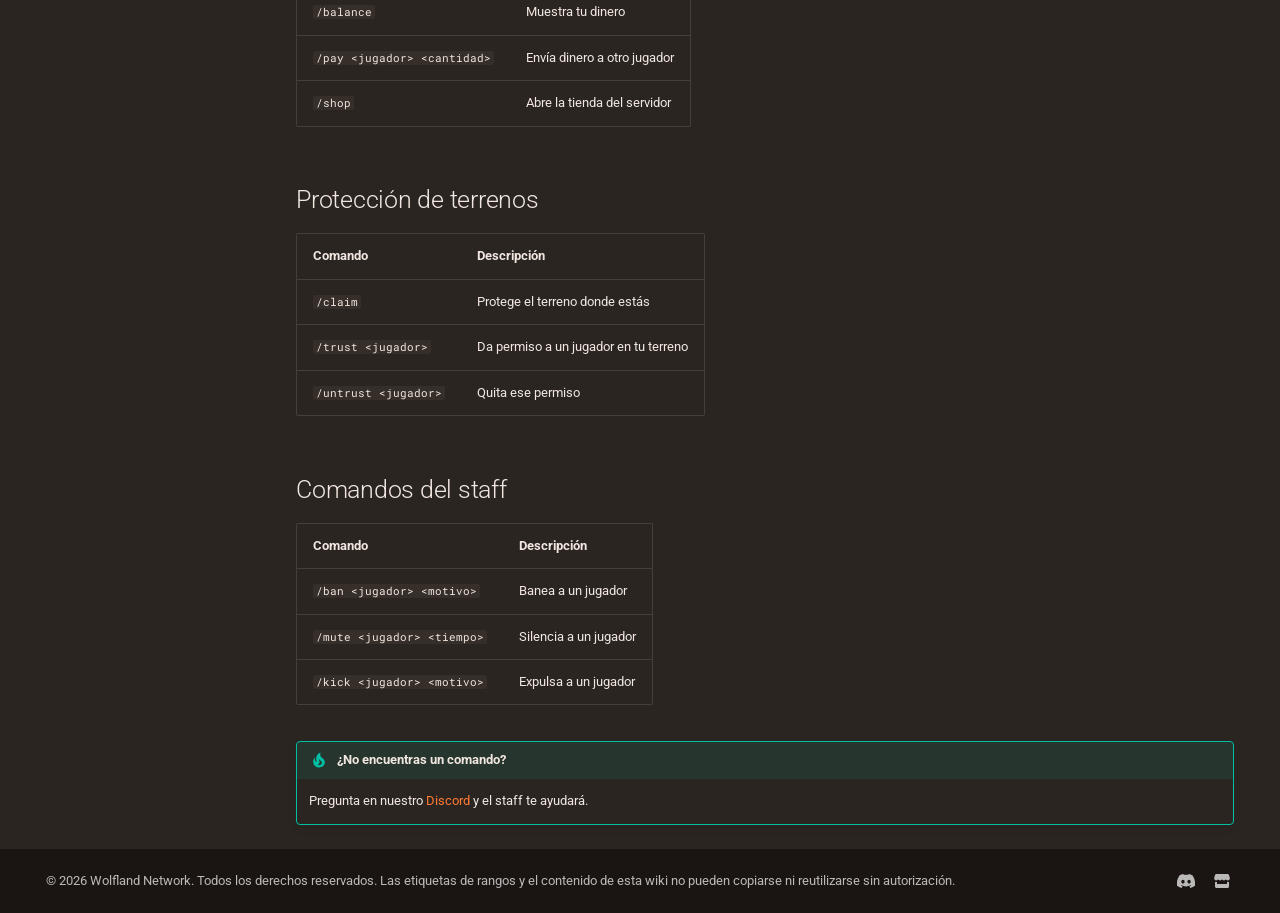
<file: comandos/index.html>
<!doctype html>
<html lang="es" class="no-js">
  <head>
    
      <meta charset="utf-8">
      <meta name="viewport" content="width=device-width,initial-scale=1">
      
        <meta name="description" content="Wiki oficial de Wolfland Network, servidor de Minecraft Survival Custom">
      
      
      
      
        <link rel="prev" href="../reglas/">
      
      
        <link rel="next" href="../rangos/">
      
      
        
      
      
      <link rel="icon" href="../assets/favicon.png">
      <meta name="generator" content="mkdocs-1.6.1, mkdocs-material-9.8.2">
    
    
      
        <title>Comandos - Wolfland Network</title>
      
    
    
      <link rel="stylesheet" href="../assets/stylesheets/main.57a0d79d.min.css">
      
        
        <link rel="stylesheet" href="../assets/stylesheets/palette.fb2fffe2.min.css">
      
      


    
    
      
    
    
      
        
        
        <link rel="preconnect" href="https://fonts.gstatic.com" crossorigin>
        <link rel="stylesheet" href="https://fonts.googleapis.com/css?family=Roboto:300,300i,400,400i,700,700i%7CRoboto+Mono:400,400i,700,700i&display=fallback">
        <style>:root{--md-text-font:"Roboto";--md-code-font:"Roboto Mono"}</style>
      
    
    
      <link rel="stylesheet" href="../stylesheets/extra.css">
    
    <script>__md_scope=new URL("..",location),__md_hash=e=>[...e].reduce(((e,_)=>(e<<5)-e+_.charCodeAt(0)),0),__md_get=(e,_=localStorage,t=__md_scope)=>JSON.parse(_.getItem(t.pathname+"."+e)),__md_set=(e,_,t=localStorage,a=__md_scope)=>{try{t.setItem(a.pathname+"."+e,JSON.stringify(_))}catch(e){}}</script>
    
      

    
    
  </head>
  
  
    
    
      
    
    
    
    
    <body dir="ltr" data-md-color-scheme="slate" data-md-color-primary="custom" data-md-color-accent="custom">
  
    
    <input class="md-toggle" data-md-toggle="drawer" type="checkbox" id="__drawer" autocomplete="off">
    <input class="md-toggle" data-md-toggle="search" type="checkbox" id="__search" autocomplete="off">
    <label class="md-overlay" for="__drawer"></label>
    <div data-md-component="skip">
      
        
        <a href="#comandos" class="md-skip">
          Saltar a contenido
        </a>
      
    </div>
    <div data-md-component="announce">
      
    </div>
    
    
      

<header class="md-header" data-md-component="header">
  <nav class="md-header__inner md-grid" aria-label="Cabecera">
    <a href=".." title="Wolfland Network" class="md-header__button md-logo" aria-label="Wolfland Network" data-md-component="logo">
      
  <img src="../assets/logo.png" alt="logo">

    </a>
    <label class="md-header__button md-icon" for="__drawer">
      
      <svg xmlns="http://www.w3.org/2000/svg" viewBox="0 0 24 24"><path d="M3 6h18v2H3zm0 5h18v2H3zm0 5h18v2H3z"/></svg>
    </label>
    <div class="md-header__title" data-md-component="header-title">
      <div class="md-header__ellipsis">
        <div class="md-header__topic">
          <span class="md-ellipsis">
            Wolfland Network
          </span>
        </div>
        <div class="md-header__topic" data-md-component="header-topic">
          <span class="md-ellipsis">
            
              Comandos
            
          </span>
        </div>
      </div>
    </div>
    
      
        <form class="md-header__option" data-md-component="palette">
  
    
    
    
    <input class="md-option" data-md-color-media="" data-md-color-scheme="slate" data-md-color-primary="custom" data-md-color-accent="custom"  aria-label="Cambiar a modo claro"  type="radio" name="__palette" id="__palette_0">
    
      <label class="md-header__button md-icon" title="Cambiar a modo claro" for="__palette_1" hidden>
        <svg xmlns="http://www.w3.org/2000/svg" viewBox="0 0 24 24"><path d="M12 7a5 5 0 0 1 5 5 5 5 0 0 1-5 5 5 5 0 0 1-5-5 5 5 0 0 1 5-5m0 2a3 3 0 0 0-3 3 3 3 0 0 0 3 3 3 3 0 0 0 3-3 3 3 0 0 0-3-3m0-7 2.39 3.42C13.65 5.15 12.84 5 12 5s-1.65.15-2.39.42zM3.34 7l4.16-.35A7.2 7.2 0 0 0 5.94 8.5c-.44.74-.69 1.5-.83 2.29zm.02 10 1.76-3.77a7.131 7.131 0 0 0 2.38 4.14zM20.65 7l-1.77 3.79a7.02 7.02 0 0 0-2.38-4.15zm-.01 10-4.14.36c.59-.51 1.12-1.14 1.54-1.86.42-.73.69-1.5.83-2.29zM12 22l-2.41-3.44c.74.27 1.55.44 2.41.44.82 0 1.63-.17 2.37-.44z"/></svg>
      </label>
    
  
    
    
    
    <input class="md-option" data-md-color-media="" data-md-color-scheme="default" data-md-color-primary="custom" data-md-color-accent="custom"  aria-label="Cambiar a modo oscuro"  type="radio" name="__palette" id="__palette_1">
    
      <label class="md-header__button md-icon" title="Cambiar a modo oscuro" for="__palette_0" hidden>
        <svg xmlns="http://www.w3.org/2000/svg" viewBox="0 0 24 24"><path d="m17.75 4.09-2.53 1.94.91 3.06-2.63-1.81-2.63 1.81.91-3.06-2.53-1.94L12.44 4l1.06-3 1.06 3zm3.5 6.91-1.64 1.25.59 1.98-1.7-1.17-1.7 1.17.59-1.98L15.75 11l2.06-.05L18.5 9l.69 1.95zm-2.28 4.95c.83-.08 1.72 1.1 1.19 1.85-.32.45-.66.87-1.08 1.27C15.17 23 8.84 23 4.94 19.07c-3.91-3.9-3.91-10.24 0-14.14.4-.4.82-.76 1.27-1.08.75-.53 1.93.36 1.85 1.19-.27 2.86.69 5.83 2.89 8.02a9.96 9.96 0 0 0 8.02 2.89m-1.64 2.02a12.08 12.08 0 0 1-7.8-3.47c-2.17-2.19-3.33-5-3.49-7.82-2.81 3.14-2.7 7.96.31 10.98 3.02 3.01 7.84 3.12 10.98.31"/></svg>
      </label>
    
  
</form>
      
    
    
      <script>var palette=__md_get("__palette");if(palette&&palette.color){if("(prefers-color-scheme)"===palette.color.media){var media=matchMedia("(prefers-color-scheme: light)"),input=document.querySelector(media.matches?"[data-md-color-media='(prefers-color-scheme: light)']":"[data-md-color-media='(prefers-color-scheme: dark)']");palette.color.media=input.getAttribute("data-md-color-media"),palette.color.scheme=input.getAttribute("data-md-color-scheme"),palette.color.primary=input.getAttribute("data-md-color-primary"),palette.color.accent=input.getAttribute("data-md-color-accent")}for(var[key,value]of Object.entries(palette.color))document.body.setAttribute("data-md-color-"+key,value)}</script>
    
    
    
      
      
        <label class="md-header__button md-icon" for="__search">
          
          <svg xmlns="http://www.w3.org/2000/svg" viewBox="0 0 24 24"><path d="M9.5 3A6.5 6.5 0 0 1 16 9.5c0 1.61-.59 3.09-1.56 4.23l.27.27h.79l5 5-1.5 1.5-5-5v-.79l-.27-.27A6.52 6.52 0 0 1 9.5 16 6.5 6.5 0 0 1 3 9.5 6.5 6.5 0 0 1 9.5 3m0 2C7 5 5 7 5 9.5S7 14 9.5 14 14 12 14 9.5 12 5 9.5 5"/></svg>
        </label>
        <div class="md-search" data-md-component="search" role="dialog">
  <label class="md-search__overlay" for="__search"></label>
  <div class="md-search__inner" role="search">
    <form class="md-search__form" name="search">
      <input type="text" class="md-search__input" name="query" aria-label="Búsqueda" placeholder="Búsqueda" autocapitalize="off" autocorrect="off" autocomplete="off" spellcheck="false" data-md-component="search-query" required>
      <label class="md-search__icon md-icon" for="__search">
        
        <svg xmlns="http://www.w3.org/2000/svg" viewBox="0 0 24 24"><path d="M9.5 3A6.5 6.5 0 0 1 16 9.5c0 1.61-.59 3.09-1.56 4.23l.27.27h.79l5 5-1.5 1.5-5-5v-.79l-.27-.27A6.52 6.52 0 0 1 9.5 16 6.5 6.5 0 0 1 3 9.5 6.5 6.5 0 0 1 9.5 3m0 2C7 5 5 7 5 9.5S7 14 9.5 14 14 12 14 9.5 12 5 9.5 5"/></svg>
        
        <svg xmlns="http://www.w3.org/2000/svg" viewBox="0 0 24 24"><path d="M20 11v2H8l5.5 5.5-1.42 1.42L4.16 12l7.92-7.92L13.5 5.5 8 11z"/></svg>
      </label>
      <nav class="md-search__options" aria-label="Buscar">
        
        <button type="reset" class="md-search__icon md-icon" title="Limpiar" aria-label="Limpiar" tabindex="-1">
          
          <svg xmlns="http://www.w3.org/2000/svg" viewBox="0 0 24 24"><path d="M19 6.41 17.59 5 12 10.59 6.41 5 5 6.41 10.59 12 5 17.59 6.41 19 12 13.41 17.59 19 19 17.59 13.41 12z"/></svg>
        </button>
      </nav>
      
        <div class="md-search__suggest" data-md-component="search-suggest"></div>
      
    </form>
    <div class="md-search__output">
      <div class="md-search__scrollwrap" tabindex="0" data-md-scrollfix>
        <div class="md-search-result" data-md-component="search-result">
          <div class="md-search-result__meta">
            Inicializando búsqueda
          </div>
          <ol class="md-search-result__list" role="presentation"></ol>
        </div>
      </div>
    </div>
  </div>
</div>
      
    
    
  </nav>
  
</header>
    
    <div class="md-container" data-md-component="container">
      
      
        
          
            
<nav class="md-tabs" aria-label="Pestañas" data-md-component="tabs">
  <div class="md-grid">
    <ul class="md-tabs__list">
      
        
  
  
  
  
    <li class="md-tabs__item">
      <a href=".." class="md-tabs__link">
        
  
  
    
  
  Inicio

      </a>
    </li>
  

      
        
  
  
  
  
    <li class="md-tabs__item">
      <a href="../unirse/" class="md-tabs__link">
        
  
  
    
  
  Cómo unirse

      </a>
    </li>
  

      
        
  
  
  
  
    <li class="md-tabs__item">
      <a href="../reglas/" class="md-tabs__link">
        
  
  
    
  
  Reglas

      </a>
    </li>
  

      
        
  
  
  
    
  
  
    <li class="md-tabs__item md-tabs__item--active">
      <a href="./" class="md-tabs__link">
        
  
  
    
  
  Comandos

      </a>
    </li>
  

      
        
  
  
  
  
    
    
      <li class="md-tabs__item">
        <a href="../rangos/" class="md-tabs__link">
          
  
  
  Rangos

        </a>
      </li>
    
  

      
        
  
  
  
  
    
    
      <li class="md-tabs__item">
        <a href="../staff/" class="md-tabs__link">
          
  
  
  Comunidad

        </a>
      </li>
    
  

      
        
  
  
  
  
    <li class="md-tabs__item">
      <a href="../noticias/" class="md-tabs__link">
        
  
  
    
  
  Noticias

      </a>
    </li>
  

      
        
  
  
  
  
    <li class="md-tabs__item">
      <a href="https://discord.com/invite/jCmngqZRFV" class="md-tabs__link">
        
  
  
    
  
  Discord

      </a>
    </li>
  

      
        
  
  
  
  
    <li class="md-tabs__item">
      <a href="https://wolfland.tebex.store/" class="md-tabs__link">
        
  
  
    
  
  Tienda

      </a>
    </li>
  

      
    </ul>
  </div>
</nav>
          
        
      
      <main class="md-main" data-md-component="main">
        <div class="md-main__inner md-grid">
          
            
              
              <div class="md-sidebar md-sidebar--primary" data-md-component="sidebar" data-md-type="navigation" >
                <div class="md-sidebar__scrollwrap">
                  <div class="md-sidebar__inner">
                    


  


  

<nav class="md-nav md-nav--primary md-nav--lifted md-nav--integrated" aria-label="Navegación" data-md-level="0">
  <label class="md-nav__title" for="__drawer">
    <a href=".." title="Wolfland Network" class="md-nav__button md-logo" aria-label="Wolfland Network" data-md-component="logo">
      
  <img src="../assets/logo.png" alt="logo">

    </a>
    Wolfland Network
  </label>
  
  <ul class="md-nav__list" data-md-scrollfix>
    
      
      
  
  
  
  
    <li class="md-nav__item">
      <a href=".." class="md-nav__link">
        
  
  
  <span class="md-ellipsis">
    
  
    Inicio
  

    
  </span>
  
  

      </a>
    </li>
  

    
      
      
  
  
  
  
    <li class="md-nav__item">
      <a href="../unirse/" class="md-nav__link">
        
  
  
  <span class="md-ellipsis">
    
  
    Cómo unirse
  

    
  </span>
  
  

      </a>
    </li>
  

    
      
      
  
  
  
  
    <li class="md-nav__item">
      <a href="../reglas/" class="md-nav__link">
        
  
  
  <span class="md-ellipsis">
    
  
    Reglas
  

    
  </span>
  
  

      </a>
    </li>
  

    
      
      
  
  
    
  
  
  
    <li class="md-nav__item md-nav__item--active">
      
      <input class="md-nav__toggle md-toggle" type="checkbox" id="__toc">
      
      
        
      
      
        <label class="md-nav__link md-nav__link--active" for="__toc">
          
  
  
  <span class="md-ellipsis">
    
  
    Comandos
  

    
  </span>
  
  

          <span class="md-nav__icon md-icon"></span>
        </label>
      
      <a href="./" class="md-nav__link md-nav__link--active">
        
  
  
  <span class="md-ellipsis">
    
  
    Comandos
  

    
  </span>
  
  

      </a>
      
        

<nav class="md-nav md-nav--secondary" aria-label="Tabla de contenidos">
  
  
  
    
  
  
    <label class="md-nav__title" for="__toc">
      <span class="md-nav__icon md-icon"></span>
      Tabla de contenidos
    </label>
    <ul class="md-nav__list" data-md-component="toc" data-md-scrollfix>
      
        <li class="md-nav__item">
  <a href="#basicos" class="md-nav__link">
    <span class="md-ellipsis">
      
        Básicos
      
    </span>
  </a>
  
</li>
      
        <li class="md-nav__item">
  <a href="#teletransporte" class="md-nav__link">
    <span class="md-ellipsis">
      
        Teletransporte
      
    </span>
  </a>
  
</li>
      
        <li class="md-nav__item">
  <a href="#social" class="md-nav__link">
    <span class="md-ellipsis">
      
        Social
      
    </span>
  </a>
  
</li>
      
        <li class="md-nav__item">
  <a href="#economia-y-tiendas" class="md-nav__link">
    <span class="md-ellipsis">
      
        Economía y tiendas
      
    </span>
  </a>
  
</li>
      
        <li class="md-nav__item">
  <a href="#proteccion-de-terrenos" class="md-nav__link">
    <span class="md-ellipsis">
      
        Protección de terrenos
      
    </span>
  </a>
  
</li>
      
        <li class="md-nav__item">
  <a href="#comandos-del-staff" class="md-nav__link">
    <span class="md-ellipsis">
      
        Comandos del staff
      
    </span>
  </a>
  
</li>
      
    </ul>
  
</nav>
      
    </li>
  

    
      
      
  
  
  
  
    
    
    
    
      
      
    
    
    <li class="md-nav__item md-nav__item--nested">
      
        
        
        <input class="md-nav__toggle md-toggle " type="checkbox" id="__nav_5" >
        
          
          <label class="md-nav__link" for="__nav_5" id="__nav_5_label" tabindex="0">
            
  
  
  <span class="md-ellipsis">
    
  
    Rangos
  

    
  </span>
  
  

            <span class="md-nav__icon md-icon"></span>
          </label>
        
        <nav class="md-nav" data-md-level="1" aria-labelledby="__nav_5_label" aria-expanded="false">
          <label class="md-nav__title" for="__nav_5">
            <span class="md-nav__icon md-icon"></span>
            
  
    Rangos
  

          </label>
          <ul class="md-nav__list" data-md-scrollfix>
            
              
                
  
  
  
  
    <li class="md-nav__item">
      <a href="../rangos/" class="md-nav__link">
        
  
  
  <span class="md-ellipsis">
    
  
    Todos los rangos
  

    
  </span>
  
  

      </a>
    </li>
  

              
            
              
                
  
  
  
  
    <li class="md-nav__item">
      <a href="../rangos-premium/" class="md-nav__link">
        
  
  
  <span class="md-ellipsis">
    
  
    Rangos Premium
  

    
  </span>
  
  

      </a>
    </li>
  

              
            
              
                
  
  
  
  
    <li class="md-nav__item">
      <a href="../rangos-media/" class="md-nav__link">
        
  
  
  <span class="md-ellipsis">
    
  
    Rangos Media
  

    
  </span>
  
  

      </a>
    </li>
  

              
            
          </ul>
        </nav>
      
    </li>
  

    
      
      
  
  
  
  
    
    
    
    
      
      
    
    
    <li class="md-nav__item md-nav__item--nested">
      
        
        
        <input class="md-nav__toggle md-toggle " type="checkbox" id="__nav_6" >
        
          
          <label class="md-nav__link" for="__nav_6" id="__nav_6_label" tabindex="0">
            
  
  
  <span class="md-ellipsis">
    
  
    Comunidad
  

    
  </span>
  
  

            <span class="md-nav__icon md-icon"></span>
          </label>
        
        <nav class="md-nav" data-md-level="1" aria-labelledby="__nav_6_label" aria-expanded="false">
          <label class="md-nav__title" for="__nav_6">
            <span class="md-nav__icon md-icon"></span>
            
  
    Comunidad
  

          </label>
          <ul class="md-nav__list" data-md-scrollfix>
            
              
                
  
  
  
  
    <li class="md-nav__item">
      <a href="../staff/" class="md-nav__link">
        
  
  
  <span class="md-ellipsis">
    
  
    Staff
  

    
  </span>
  
  

      </a>
    </li>
  

              
            
              
                
  
  
  
  
    <li class="md-nav__item">
      <a href="../eventos/" class="md-nav__link">
        
  
  
  <span class="md-ellipsis">
    
  
    Eventos
  

    
  </span>
  
  

      </a>
    </li>
  

              
            
              
                
  
  
  
  
    <li class="md-nav__item">
      <a href="../servicios/" class="md-nav__link">
        
  
  
  <span class="md-ellipsis">
    
  
    Servicios de contenido
  

    
  </span>
  
  

      </a>
    </li>
  

              
            
          </ul>
        </nav>
      
    </li>
  

    
      
      
  
  
  
  
    <li class="md-nav__item">
      <a href="../noticias/" class="md-nav__link">
        
  
  
  <span class="md-ellipsis">
    
  
    Noticias
  

    
  </span>
  
  

      </a>
    </li>
  

    
      
      
  
  
  
  
    <li class="md-nav__item">
      <a href="https://discord.com/invite/jCmngqZRFV" class="md-nav__link">
        
  
  
  <span class="md-ellipsis">
    
  
    Discord
  

    
  </span>
  
  

      </a>
    </li>
  

    
      
      
  
  
  
  
    <li class="md-nav__item">
      <a href="https://wolfland.tebex.store/" class="md-nav__link">
        
  
  
  <span class="md-ellipsis">
    
  
    Tienda
  

    
  </span>
  
  

      </a>
    </li>
  

    
  </ul>
</nav>
                  </div>
                </div>
              </div>
            
            
          
          
            <div class="md-content" data-md-component="content">
              
              <article class="md-content__inner md-typeset">
                
                  



<h1 id="comandos">Comandos<a class="headerlink" href="#comandos" title="Permanent link">&para;</a></h1>
<p>Lista completa de comandos disponibles en Wolfland Network.</p>
<div class="admonition info">
<p class="admonition-title">Jugadores de Bedrock</p>
<p>Todos los comandos funcionan igual en Java y en Bedrock. Escríbelos con <code>/</code> en el chat.</p>
</div>
<h2 id="basicos">Básicos<a class="headerlink" href="#basicos" title="Permanent link">&para;</a></h2>
<table>
<thead>
<tr>
<th>Comando</th>
<th>Descripción</th>
</tr>
</thead>
<tbody>
<tr>
<td><code>/spawn</code></td>
<td>Te lleva al spawn del servidor</td>
</tr>
<tr>
<td><code>/help</code></td>
<td>Muestra la ayuda general</td>
</tr>
<tr>
<td><code>/rules</code></td>
<td>Muestra las reglas en el chat</td>
</tr>
<tr>
<td><code>/list</code></td>
<td>Muestra los jugadores conectados</td>
</tr>
</tbody>
</table>
<h2 id="teletransporte">Teletransporte<a class="headerlink" href="#teletransporte" title="Permanent link">&para;</a></h2>
<table>
<thead>
<tr>
<th>Comando</th>
<th>Descripción</th>
</tr>
</thead>
<tbody>
<tr>
<td><code>/sethome &lt;nombre&gt;</code></td>
<td>Guarda una casa en tu posición actual</td>
</tr>
<tr>
<td><code>/home &lt;nombre&gt;</code></td>
<td>Te lleva a una de tus casas</td>
</tr>
<tr>
<td><code>/delhome &lt;nombre&gt;</code></td>
<td>Elimina una casa</td>
</tr>
<tr>
<td><code>/tpa &lt;jugador&gt;</code></td>
<td>Pide teletransportarte a un jugador</td>
</tr>
<tr>
<td><code>/tpaccept</code></td>
<td>Acepta una petición de teletransporte</td>
</tr>
<tr>
<td><code>/tpdeny</code></td>
<td>Rechaza una petición</td>
</tr>
<tr>
<td><code>/back</code></td>
<td>Vuelve a tu ubicación anterior</td>
</tr>
</tbody>
</table>
<h2 id="social">Social<a class="headerlink" href="#social" title="Permanent link">&para;</a></h2>
<table>
<thead>
<tr>
<th>Comando</th>
<th>Descripción</th>
</tr>
</thead>
<tbody>
<tr>
<td><code>/msg &lt;jugador&gt; &lt;mensaje&gt;</code></td>
<td>Envía un mensaje privado</td>
</tr>
<tr>
<td><code>/r &lt;mensaje&gt;</code></td>
<td>Responde al último mensaje privado</td>
</tr>
<tr>
<td><code>/ignore &lt;jugador&gt;</code></td>
<td>Ignora a un jugador</td>
</tr>
</tbody>
</table>
<h2 id="economia-y-tiendas">Economía y tiendas<a class="headerlink" href="#economia-y-tiendas" title="Permanent link">&para;</a></h2>
<table>
<thead>
<tr>
<th>Comando</th>
<th>Descripción</th>
</tr>
</thead>
<tbody>
<tr>
<td><code>/balance</code></td>
<td>Muestra tu dinero</td>
</tr>
<tr>
<td><code>/pay &lt;jugador&gt; &lt;cantidad&gt;</code></td>
<td>Envía dinero a otro jugador</td>
</tr>
<tr>
<td><code>/shop</code></td>
<td>Abre la tienda del servidor</td>
</tr>
</tbody>
</table>
<h2 id="proteccion-de-terrenos">Protección de terrenos<a class="headerlink" href="#proteccion-de-terrenos" title="Permanent link">&para;</a></h2>
<table>
<thead>
<tr>
<th>Comando</th>
<th>Descripción</th>
</tr>
</thead>
<tbody>
<tr>
<td><code>/claim</code></td>
<td>Protege el terreno donde estás</td>
</tr>
<tr>
<td><code>/trust &lt;jugador&gt;</code></td>
<td>Da permiso a un jugador en tu terreno</td>
</tr>
<tr>
<td><code>/untrust &lt;jugador&gt;</code></td>
<td>Quita ese permiso</td>
</tr>
</tbody>
</table>
<h2 id="comandos-del-staff">Comandos del staff<a class="headerlink" href="#comandos-del-staff" title="Permanent link">&para;</a></h2>
<table>
<thead>
<tr>
<th>Comando</th>
<th>Descripción</th>
</tr>
</thead>
<tbody>
<tr>
<td><code>/ban &lt;jugador&gt; &lt;motivo&gt;</code></td>
<td>Banea a un jugador</td>
</tr>
<tr>
<td><code>/mute &lt;jugador&gt; &lt;tiempo&gt;</code></td>
<td>Silencia a un jugador</td>
</tr>
<tr>
<td><code>/kick &lt;jugador&gt; &lt;motivo&gt;</code></td>
<td>Expulsa a un jugador</td>
</tr>
</tbody>
</table>
<div class="admonition tip">
<p class="admonition-title">¿No encuentras un comando?</p>
<p>Pregunta en nuestro <a href="https://discord.com/invite/jCmngqZRFV">Discord</a> y el staff te ayudará.</p>
</div>












                
              </article>
            </div>
          
          
<script>var target=document.getElementById(location.hash.slice(1));target&&target.name&&(target.checked=target.name.startsWith("__tabbed_"))</script>
        </div>
        
          <button type="button" class="md-top md-icon" data-md-component="top" hidden>
  
  <svg xmlns="http://www.w3.org/2000/svg" viewBox="0 0 24 24"><path d="M13 20h-2V8l-5.5 5.5-1.42-1.42L12 4.16l7.92 7.92-1.42 1.42L13 8z"/></svg>
  Volver al principio
</button>
        
      </main>
      
        <footer class="md-footer">
  
  <div class="md-footer-meta md-typeset">
    <div class="md-footer-meta__inner md-grid">
      <div class="md-copyright">
  
    <div class="md-copyright__highlight">
      © 2026 Wolfland Network. Todos los derechos reservados. Las etiquetas de rangos y el contenido de esta wiki no pueden copiarse ni reutilizarse sin autorización.
    </div>
  
  
</div>
      
        
<div class="md-social">
  
    
    
    
    
    <a href="https://discord.com/invite/jCmngqZRFV" target="_blank" rel="noopener" title="Discord de Wolfland Network" class="md-social__link">
      <svg xmlns="http://www.w3.org/2000/svg" viewBox="0 0 576 512"><!--! Font Awesome Free 7.1.0 by @fontawesome - https://fontawesome.com License - https://fontawesome.com/license/free (Icons: CC BY 4.0, Fonts: SIL OFL 1.1, Code: MIT License) Copyright 2025 Fonticons, Inc.--><path d="M492.5 69.8c-.2-.3-.4-.6-.8-.7-38.1-17.5-78.4-30-119.7-37.1-.4-.1-.8 0-1.1.1s-.6.4-.8.8c-5.5 9.9-10.5 20.2-14.9 30.6-44.6-6.8-89.9-6.8-134.4 0-4.5-10.5-9.5-20.7-15.1-30.6-.2-.3-.5-.6-.8-.8s-.7-.2-1.1-.2C162.5 39 122.2 51.5 84.1 69c-.3.1-.6.4-.8.7C7.1 183.5-13.8 294.6-3.6 404.2c0 .3.1.5.2.8s.3.4.5.6c44.4 32.9 94 58 146.8 74.2.4.1.8.1 1.1 0s.7-.4.9-.7c11.3-15.4 21.4-31.8 30-48.8.1-.2.2-.5.2-.8s0-.5-.1-.8-.2-.5-.4-.6-.4-.3-.7-.4c-15.8-6.1-31.2-13.4-45.9-21.9-.3-.2-.5-.4-.7-.6s-.3-.6-.3-.9 0-.6.2-.9.3-.5.6-.7c3.1-2.3 6.2-4.7 9.1-7.1.3-.2.6-.4.9-.4s.7 0 1 .1c96.2 43.9 200.4 43.9 295.5 0 .3-.1.7-.2 1-.2s.7.2.9.4c2.9 2.4 6 4.9 9.1 7.2.2.2.4.4.6.7s.2.6.2.9-.1.6-.3.9-.4.5-.6.6c-14.7 8.6-30 15.9-45.9 21.8-.2.1-.5.2-.7.4s-.3.4-.4.7-.1.5-.1.8.1.5.2.8c8.8 17 18.8 33.3 30 48.8.2.3.6.6.9.7s.8.1 1.1 0c52.9-16.2 102.6-41.3 147.1-74.2.2-.2.4-.4.5-.6s.2-.5.2-.8c12.3-126.8-20.5-236.9-86.9-334.5zm-302 267.7c-29 0-52.8-26.6-52.8-59.2s23.4-59.2 52.8-59.2c29.7 0 53.3 26.8 52.8 59.2 0 32.7-23.4 59.2-52.8 59.2m195.4 0c-29 0-52.8-26.6-52.8-59.2s23.4-59.2 52.8-59.2c29.7 0 53.3 26.8 52.8 59.2 0 32.7-23.2 59.2-52.8 59.2"/></svg>
    </a>
  
    
    
    
    
    <a href="https://wolfland.tebex.store/" target="_blank" rel="noopener" title="Tienda de Wolfland Network" class="md-social__link">
      <svg xmlns="http://www.w3.org/2000/svg" viewBox="0 0 512 512"><!--! Font Awesome Free 7.1.0 by @fontawesome - https://fontawesome.com License - https://fontawesome.com/license/free (Icons: CC BY 4.0, Fonts: SIL OFL 1.1, Code: MIT License) Copyright 2025 Fonticons, Inc.--><path d="M30.7 72.3C37.6 48.4 59.5 32 84.4 32h344c24.9 0 46.8 16.4 53.8 40.3l23.4 80.2c12.8 43.7-20.1 87.5-65.6 87.5-26.3 0-49.4-14.9-60.8-37.1-11.6 21.9-34.6 37.1-61.4 37.1-26.6 0-49.7-15-61.3-37-11.6 22-34.7 37-61.3 37-26.8 0-49.8-15.1-61.4-37.1C122.4 225 99.3 240 73 240c-45.6 0-78.4-43.7-65.6-87.5zM96.4 352h320v-66.4c7.6 1.6 15.5 2.4 23.5 2.4 14.3 0 28-2.6 40.5-7.2V432c0 26.5-21.5 48-48 48h-352c-26.5 0-48-21.5-48-48V280.8c12.5 4.6 26.1 7.2 40.5 7.2 8.1 0 15.9-.8 23.5-2.4z"/></svg>
    </a>
  
</div>
      
    </div>
  </div>
</footer>
      
    </div>
    <div class="md-dialog" data-md-component="dialog">
      <div class="md-dialog__inner md-typeset"></div>
    </div>
    
    
    
      
      
      <script id="__config" type="application/json">{"annotate": null, "base": "..", "features": ["navigation.tabs", "navigation.top", "toc.integrate", "search.suggest", "search.highlight", "content.code.copy"], "search": "../assets/javascripts/workers/search.a7633da7.min.js", "tags": null, "translations": {"clipboard.copied": "Copiado al portapapeles", "clipboard.copy": "Copiar al portapapeles", "search.result.more.one": "1 m\u00e1s en esta p\u00e1gina", "search.result.more.other": "# m\u00e1s en esta p\u00e1gina", "search.result.none": "No se encontraron documentos", "search.result.one": "1 documento encontrado", "search.result.other": "# documentos encontrados", "search.result.placeholder": "Teclee para comenzar b\u00fasqueda", "search.result.term.missing": "Falta", "select.version": "Seleccionar versi\u00f3n"}, "version": null}</script>
    
    
      <script src="../assets/javascripts/bundle.a5f9d56c.min.js"></script>
      
        <script src="../javascripts/protect.js"></script>
      
    
  </body>
</html>
</file>
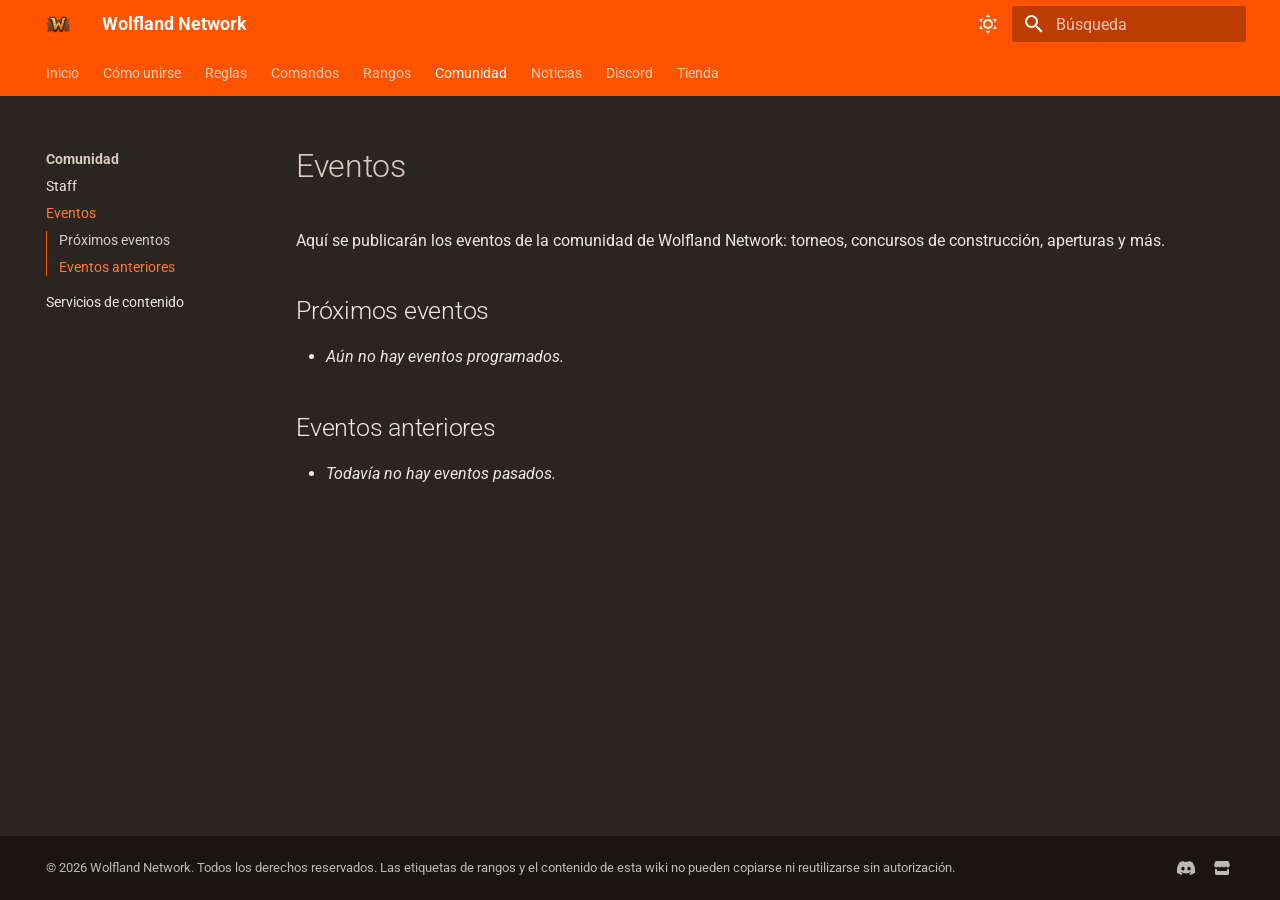
<file: eventos/index.html>
<!doctype html>
<html lang="es" class="no-js">
  <head>
    
      <meta charset="utf-8">
      <meta name="viewport" content="width=device-width,initial-scale=1">
      
        <meta name="description" content="Wiki oficial de Wolfland Network, servidor de Minecraft Survival Custom">
      
      
      
      
        <link rel="prev" href="../staff/">
      
      
        <link rel="next" href="../servicios/">
      
      
        
      
      
      <link rel="icon" href="../assets/favicon.png">
      <meta name="generator" content="mkdocs-1.6.1, mkdocs-material-9.8.2">
    
    
      
        <title>Eventos - Wolfland Network</title>
      
    
    
      <link rel="stylesheet" href="../assets/stylesheets/main.57a0d79d.min.css">
      
        
        <link rel="stylesheet" href="../assets/stylesheets/palette.fb2fffe2.min.css">
      
      


    
    
      
    
    
      
        
        
        <link rel="preconnect" href="https://fonts.gstatic.com" crossorigin>
        <link rel="stylesheet" href="https://fonts.googleapis.com/css?family=Roboto:300,300i,400,400i,700,700i%7CRoboto+Mono:400,400i,700,700i&display=fallback">
        <style>:root{--md-text-font:"Roboto";--md-code-font:"Roboto Mono"}</style>
      
    
    
      <link rel="stylesheet" href="../stylesheets/extra.css">
    
    <script>__md_scope=new URL("..",location),__md_hash=e=>[...e].reduce(((e,_)=>(e<<5)-e+_.charCodeAt(0)),0),__md_get=(e,_=localStorage,t=__md_scope)=>JSON.parse(_.getItem(t.pathname+"."+e)),__md_set=(e,_,t=localStorage,a=__md_scope)=>{try{t.setItem(a.pathname+"."+e,JSON.stringify(_))}catch(e){}}</script>
    
      

    
    
  </head>
  
  
    
    
      
    
    
    
    
    <body dir="ltr" data-md-color-scheme="slate" data-md-color-primary="custom" data-md-color-accent="custom">
  
    
    <input class="md-toggle" data-md-toggle="drawer" type="checkbox" id="__drawer" autocomplete="off">
    <input class="md-toggle" data-md-toggle="search" type="checkbox" id="__search" autocomplete="off">
    <label class="md-overlay" for="__drawer"></label>
    <div data-md-component="skip">
      
        
        <a href="#eventos" class="md-skip">
          Saltar a contenido
        </a>
      
    </div>
    <div data-md-component="announce">
      
    </div>
    
    
      

<header class="md-header" data-md-component="header">
  <nav class="md-header__inner md-grid" aria-label="Cabecera">
    <a href=".." title="Wolfland Network" class="md-header__button md-logo" aria-label="Wolfland Network" data-md-component="logo">
      
  <img src="../assets/logo.png" alt="logo">

    </a>
    <label class="md-header__button md-icon" for="__drawer">
      
      <svg xmlns="http://www.w3.org/2000/svg" viewBox="0 0 24 24"><path d="M3 6h18v2H3zm0 5h18v2H3zm0 5h18v2H3z"/></svg>
    </label>
    <div class="md-header__title" data-md-component="header-title">
      <div class="md-header__ellipsis">
        <div class="md-header__topic">
          <span class="md-ellipsis">
            Wolfland Network
          </span>
        </div>
        <div class="md-header__topic" data-md-component="header-topic">
          <span class="md-ellipsis">
            
              Eventos
            
          </span>
        </div>
      </div>
    </div>
    
      
        <form class="md-header__option" data-md-component="palette">
  
    
    
    
    <input class="md-option" data-md-color-media="" data-md-color-scheme="slate" data-md-color-primary="custom" data-md-color-accent="custom"  aria-label="Cambiar a modo claro"  type="radio" name="__palette" id="__palette_0">
    
      <label class="md-header__button md-icon" title="Cambiar a modo claro" for="__palette_1" hidden>
        <svg xmlns="http://www.w3.org/2000/svg" viewBox="0 0 24 24"><path d="M12 7a5 5 0 0 1 5 5 5 5 0 0 1-5 5 5 5 0 0 1-5-5 5 5 0 0 1 5-5m0 2a3 3 0 0 0-3 3 3 3 0 0 0 3 3 3 3 0 0 0 3-3 3 3 0 0 0-3-3m0-7 2.39 3.42C13.65 5.15 12.84 5 12 5s-1.65.15-2.39.42zM3.34 7l4.16-.35A7.2 7.2 0 0 0 5.94 8.5c-.44.74-.69 1.5-.83 2.29zm.02 10 1.76-3.77a7.131 7.131 0 0 0 2.38 4.14zM20.65 7l-1.77 3.79a7.02 7.02 0 0 0-2.38-4.15zm-.01 10-4.14.36c.59-.51 1.12-1.14 1.54-1.86.42-.73.69-1.5.83-2.29zM12 22l-2.41-3.44c.74.27 1.55.44 2.41.44.82 0 1.63-.17 2.37-.44z"/></svg>
      </label>
    
  
    
    
    
    <input class="md-option" data-md-color-media="" data-md-color-scheme="default" data-md-color-primary="custom" data-md-color-accent="custom"  aria-label="Cambiar a modo oscuro"  type="radio" name="__palette" id="__palette_1">
    
      <label class="md-header__button md-icon" title="Cambiar a modo oscuro" for="__palette_0" hidden>
        <svg xmlns="http://www.w3.org/2000/svg" viewBox="0 0 24 24"><path d="m17.75 4.09-2.53 1.94.91 3.06-2.63-1.81-2.63 1.81.91-3.06-2.53-1.94L12.44 4l1.06-3 1.06 3zm3.5 6.91-1.64 1.25.59 1.98-1.7-1.17-1.7 1.17.59-1.98L15.75 11l2.06-.05L18.5 9l.69 1.95zm-2.28 4.95c.83-.08 1.72 1.1 1.19 1.85-.32.45-.66.87-1.08 1.27C15.17 23 8.84 23 4.94 19.07c-3.91-3.9-3.91-10.24 0-14.14.4-.4.82-.76 1.27-1.08.75-.53 1.93.36 1.85 1.19-.27 2.86.69 5.83 2.89 8.02a9.96 9.96 0 0 0 8.02 2.89m-1.64 2.02a12.08 12.08 0 0 1-7.8-3.47c-2.17-2.19-3.33-5-3.49-7.82-2.81 3.14-2.7 7.96.31 10.98 3.02 3.01 7.84 3.12 10.98.31"/></svg>
      </label>
    
  
</form>
      
    
    
      <script>var palette=__md_get("__palette");if(palette&&palette.color){if("(prefers-color-scheme)"===palette.color.media){var media=matchMedia("(prefers-color-scheme: light)"),input=document.querySelector(media.matches?"[data-md-color-media='(prefers-color-scheme: light)']":"[data-md-color-media='(prefers-color-scheme: dark)']");palette.color.media=input.getAttribute("data-md-color-media"),palette.color.scheme=input.getAttribute("data-md-color-scheme"),palette.color.primary=input.getAttribute("data-md-color-primary"),palette.color.accent=input.getAttribute("data-md-color-accent")}for(var[key,value]of Object.entries(palette.color))document.body.setAttribute("data-md-color-"+key,value)}</script>
    
    
    
      
      
        <label class="md-header__button md-icon" for="__search">
          
          <svg xmlns="http://www.w3.org/2000/svg" viewBox="0 0 24 24"><path d="M9.5 3A6.5 6.5 0 0 1 16 9.5c0 1.61-.59 3.09-1.56 4.23l.27.27h.79l5 5-1.5 1.5-5-5v-.79l-.27-.27A6.52 6.52 0 0 1 9.5 16 6.5 6.5 0 0 1 3 9.5 6.5 6.5 0 0 1 9.5 3m0 2C7 5 5 7 5 9.5S7 14 9.5 14 14 12 14 9.5 12 5 9.5 5"/></svg>
        </label>
        <div class="md-search" data-md-component="search" role="dialog">
  <label class="md-search__overlay" for="__search"></label>
  <div class="md-search__inner" role="search">
    <form class="md-search__form" name="search">
      <input type="text" class="md-search__input" name="query" aria-label="Búsqueda" placeholder="Búsqueda" autocapitalize="off" autocorrect="off" autocomplete="off" spellcheck="false" data-md-component="search-query" required>
      <label class="md-search__icon md-icon" for="__search">
        
        <svg xmlns="http://www.w3.org/2000/svg" viewBox="0 0 24 24"><path d="M9.5 3A6.5 6.5 0 0 1 16 9.5c0 1.61-.59 3.09-1.56 4.23l.27.27h.79l5 5-1.5 1.5-5-5v-.79l-.27-.27A6.52 6.52 0 0 1 9.5 16 6.5 6.5 0 0 1 3 9.5 6.5 6.5 0 0 1 9.5 3m0 2C7 5 5 7 5 9.5S7 14 9.5 14 14 12 14 9.5 12 5 9.5 5"/></svg>
        
        <svg xmlns="http://www.w3.org/2000/svg" viewBox="0 0 24 24"><path d="M20 11v2H8l5.5 5.5-1.42 1.42L4.16 12l7.92-7.92L13.5 5.5 8 11z"/></svg>
      </label>
      <nav class="md-search__options" aria-label="Buscar">
        
        <button type="reset" class="md-search__icon md-icon" title="Limpiar" aria-label="Limpiar" tabindex="-1">
          
          <svg xmlns="http://www.w3.org/2000/svg" viewBox="0 0 24 24"><path d="M19 6.41 17.59 5 12 10.59 6.41 5 5 6.41 10.59 12 5 17.59 6.41 19 12 13.41 17.59 19 19 17.59 13.41 12z"/></svg>
        </button>
      </nav>
      
        <div class="md-search__suggest" data-md-component="search-suggest"></div>
      
    </form>
    <div class="md-search__output">
      <div class="md-search__scrollwrap" tabindex="0" data-md-scrollfix>
        <div class="md-search-result" data-md-component="search-result">
          <div class="md-search-result__meta">
            Inicializando búsqueda
          </div>
          <ol class="md-search-result__list" role="presentation"></ol>
        </div>
      </div>
    </div>
  </div>
</div>
      
    
    
  </nav>
  
</header>
    
    <div class="md-container" data-md-component="container">
      
      
        
          
            
<nav class="md-tabs" aria-label="Pestañas" data-md-component="tabs">
  <div class="md-grid">
    <ul class="md-tabs__list">
      
        
  
  
  
  
    <li class="md-tabs__item">
      <a href=".." class="md-tabs__link">
        
  
  
    
  
  Inicio

      </a>
    </li>
  

      
        
  
  
  
  
    <li class="md-tabs__item">
      <a href="../unirse/" class="md-tabs__link">
        
  
  
    
  
  Cómo unirse

      </a>
    </li>
  

      
        
  
  
  
  
    <li class="md-tabs__item">
      <a href="../reglas/" class="md-tabs__link">
        
  
  
    
  
  Reglas

      </a>
    </li>
  

      
        
  
  
  
  
    <li class="md-tabs__item">
      <a href="../comandos/" class="md-tabs__link">
        
  
  
    
  
  Comandos

      </a>
    </li>
  

      
        
  
  
  
  
    
    
      <li class="md-tabs__item">
        <a href="../rangos/" class="md-tabs__link">
          
  
  
  Rangos

        </a>
      </li>
    
  

      
        
  
  
  
    
  
  
    
    
      <li class="md-tabs__item md-tabs__item--active">
        <a href="../staff/" class="md-tabs__link">
          
  
  
  Comunidad

        </a>
      </li>
    
  

      
        
  
  
  
  
    <li class="md-tabs__item">
      <a href="../noticias/" class="md-tabs__link">
        
  
  
    
  
  Noticias

      </a>
    </li>
  

      
        
  
  
  
  
    <li class="md-tabs__item">
      <a href="https://discord.com/invite/jCmngqZRFV" class="md-tabs__link">
        
  
  
    
  
  Discord

      </a>
    </li>
  

      
        
  
  
  
  
    <li class="md-tabs__item">
      <a href="https://wolfland.tebex.store/" class="md-tabs__link">
        
  
  
    
  
  Tienda

      </a>
    </li>
  

      
    </ul>
  </div>
</nav>
          
        
      
      <main class="md-main" data-md-component="main">
        <div class="md-main__inner md-grid">
          
            
              
              <div class="md-sidebar md-sidebar--primary" data-md-component="sidebar" data-md-type="navigation" >
                <div class="md-sidebar__scrollwrap">
                  <div class="md-sidebar__inner">
                    


  


  

<nav class="md-nav md-nav--primary md-nav--lifted md-nav--integrated" aria-label="Navegación" data-md-level="0">
  <label class="md-nav__title" for="__drawer">
    <a href=".." title="Wolfland Network" class="md-nav__button md-logo" aria-label="Wolfland Network" data-md-component="logo">
      
  <img src="../assets/logo.png" alt="logo">

    </a>
    Wolfland Network
  </label>
  
  <ul class="md-nav__list" data-md-scrollfix>
    
      
      
  
  
  
  
    <li class="md-nav__item">
      <a href=".." class="md-nav__link">
        
  
  
  <span class="md-ellipsis">
    
  
    Inicio
  

    
  </span>
  
  

      </a>
    </li>
  

    
      
      
  
  
  
  
    <li class="md-nav__item">
      <a href="../unirse/" class="md-nav__link">
        
  
  
  <span class="md-ellipsis">
    
  
    Cómo unirse
  

    
  </span>
  
  

      </a>
    </li>
  

    
      
      
  
  
  
  
    <li class="md-nav__item">
      <a href="../reglas/" class="md-nav__link">
        
  
  
  <span class="md-ellipsis">
    
  
    Reglas
  

    
  </span>
  
  

      </a>
    </li>
  

    
      
      
  
  
  
  
    <li class="md-nav__item">
      <a href="../comandos/" class="md-nav__link">
        
  
  
  <span class="md-ellipsis">
    
  
    Comandos
  

    
  </span>
  
  

      </a>
    </li>
  

    
      
      
  
  
  
  
    
    
    
    
      
      
    
    
    <li class="md-nav__item md-nav__item--nested">
      
        
        
        <input class="md-nav__toggle md-toggle " type="checkbox" id="__nav_5" >
        
          
          <label class="md-nav__link" for="__nav_5" id="__nav_5_label" tabindex="0">
            
  
  
  <span class="md-ellipsis">
    
  
    Rangos
  

    
  </span>
  
  

            <span class="md-nav__icon md-icon"></span>
          </label>
        
        <nav class="md-nav" data-md-level="1" aria-labelledby="__nav_5_label" aria-expanded="false">
          <label class="md-nav__title" for="__nav_5">
            <span class="md-nav__icon md-icon"></span>
            
  
    Rangos
  

          </label>
          <ul class="md-nav__list" data-md-scrollfix>
            
              
                
  
  
  
  
    <li class="md-nav__item">
      <a href="../rangos/" class="md-nav__link">
        
  
  
  <span class="md-ellipsis">
    
  
    Todos los rangos
  

    
  </span>
  
  

      </a>
    </li>
  

              
            
              
                
  
  
  
  
    <li class="md-nav__item">
      <a href="../rangos-premium/" class="md-nav__link">
        
  
  
  <span class="md-ellipsis">
    
  
    Rangos Premium
  

    
  </span>
  
  

      </a>
    </li>
  

              
            
              
                
  
  
  
  
    <li class="md-nav__item">
      <a href="../rangos-media/" class="md-nav__link">
        
  
  
  <span class="md-ellipsis">
    
  
    Rangos Media
  

    
  </span>
  
  

      </a>
    </li>
  

              
            
          </ul>
        </nav>
      
    </li>
  

    
      
      
  
  
    
  
  
  
    
    
    
    
      
        
        
      
      
    
    
    <li class="md-nav__item md-nav__item--active md-nav__item--section md-nav__item--nested">
      
        
        
        <input class="md-nav__toggle md-toggle " type="checkbox" id="__nav_6" checked>
        
          
          <label class="md-nav__link" for="__nav_6" id="__nav_6_label" tabindex="">
            
  
  
  <span class="md-ellipsis">
    
  
    Comunidad
  

    
  </span>
  
  

            <span class="md-nav__icon md-icon"></span>
          </label>
        
        <nav class="md-nav" data-md-level="1" aria-labelledby="__nav_6_label" aria-expanded="true">
          <label class="md-nav__title" for="__nav_6">
            <span class="md-nav__icon md-icon"></span>
            
  
    Comunidad
  

          </label>
          <ul class="md-nav__list" data-md-scrollfix>
            
              
                
  
  
  
  
    <li class="md-nav__item">
      <a href="../staff/" class="md-nav__link">
        
  
  
  <span class="md-ellipsis">
    
  
    Staff
  

    
  </span>
  
  

      </a>
    </li>
  

              
            
              
                
  
  
    
  
  
  
    <li class="md-nav__item md-nav__item--active">
      
      <input class="md-nav__toggle md-toggle" type="checkbox" id="__toc">
      
      
        
      
      
        <label class="md-nav__link md-nav__link--active" for="__toc">
          
  
  
  <span class="md-ellipsis">
    
  
    Eventos
  

    
  </span>
  
  

          <span class="md-nav__icon md-icon"></span>
        </label>
      
      <a href="./" class="md-nav__link md-nav__link--active">
        
  
  
  <span class="md-ellipsis">
    
  
    Eventos
  

    
  </span>
  
  

      </a>
      
        

<nav class="md-nav md-nav--secondary" aria-label="Tabla de contenidos">
  
  
  
    
  
  
    <label class="md-nav__title" for="__toc">
      <span class="md-nav__icon md-icon"></span>
      Tabla de contenidos
    </label>
    <ul class="md-nav__list" data-md-component="toc" data-md-scrollfix>
      
        <li class="md-nav__item">
  <a href="#proximos-eventos" class="md-nav__link">
    <span class="md-ellipsis">
      
        Próximos eventos
      
    </span>
  </a>
  
</li>
      
        <li class="md-nav__item">
  <a href="#eventos-anteriores" class="md-nav__link">
    <span class="md-ellipsis">
      
        Eventos anteriores
      
    </span>
  </a>
  
</li>
      
    </ul>
  
</nav>
      
    </li>
  

              
            
              
                
  
  
  
  
    <li class="md-nav__item">
      <a href="../servicios/" class="md-nav__link">
        
  
  
  <span class="md-ellipsis">
    
  
    Servicios de contenido
  

    
  </span>
  
  

      </a>
    </li>
  

              
            
          </ul>
        </nav>
      
    </li>
  

    
      
      
  
  
  
  
    <li class="md-nav__item">
      <a href="../noticias/" class="md-nav__link">
        
  
  
  <span class="md-ellipsis">
    
  
    Noticias
  

    
  </span>
  
  

      </a>
    </li>
  

    
      
      
  
  
  
  
    <li class="md-nav__item">
      <a href="https://discord.com/invite/jCmngqZRFV" class="md-nav__link">
        
  
  
  <span class="md-ellipsis">
    
  
    Discord
  

    
  </span>
  
  

      </a>
    </li>
  

    
      
      
  
  
  
  
    <li class="md-nav__item">
      <a href="https://wolfland.tebex.store/" class="md-nav__link">
        
  
  
  <span class="md-ellipsis">
    
  
    Tienda
  

    
  </span>
  
  

      </a>
    </li>
  

    
  </ul>
</nav>
                  </div>
                </div>
              </div>
            
            
          
          
            <div class="md-content" data-md-component="content">
              
              <article class="md-content__inner md-typeset">
                
                  



<h1 id="eventos">Eventos<a class="headerlink" href="#eventos" title="Permanent link">&para;</a></h1>
<p>Aquí se publicarán los eventos de la comunidad de Wolfland Network: torneos, concursos de construcción, aperturas y más.</p>
<h2 id="proximos-eventos">Próximos eventos<a class="headerlink" href="#proximos-eventos" title="Permanent link">&para;</a></h2>
<ul>
<li><em>Aún no hay eventos programados.</em></li>
</ul>
<h2 id="eventos-anteriores">Eventos anteriores<a class="headerlink" href="#eventos-anteriores" title="Permanent link">&para;</a></h2>
<ul>
<li><em>Todavía no hay eventos pasados.</em></li>
</ul>












                
              </article>
            </div>
          
          
<script>var target=document.getElementById(location.hash.slice(1));target&&target.name&&(target.checked=target.name.startsWith("__tabbed_"))</script>
        </div>
        
          <button type="button" class="md-top md-icon" data-md-component="top" hidden>
  
  <svg xmlns="http://www.w3.org/2000/svg" viewBox="0 0 24 24"><path d="M13 20h-2V8l-5.5 5.5-1.42-1.42L12 4.16l7.92 7.92-1.42 1.42L13 8z"/></svg>
  Volver al principio
</button>
        
      </main>
      
        <footer class="md-footer">
  
  <div class="md-footer-meta md-typeset">
    <div class="md-footer-meta__inner md-grid">
      <div class="md-copyright">
  
    <div class="md-copyright__highlight">
      © 2026 Wolfland Network. Todos los derechos reservados. Las etiquetas de rangos y el contenido de esta wiki no pueden copiarse ni reutilizarse sin autorización.
    </div>
  
  
</div>
      
        
<div class="md-social">
  
    
    
    
    
    <a href="https://discord.com/invite/jCmngqZRFV" target="_blank" rel="noopener" title="Discord de Wolfland Network" class="md-social__link">
      <svg xmlns="http://www.w3.org/2000/svg" viewBox="0 0 576 512"><!--! Font Awesome Free 7.1.0 by @fontawesome - https://fontawesome.com License - https://fontawesome.com/license/free (Icons: CC BY 4.0, Fonts: SIL OFL 1.1, Code: MIT License) Copyright 2025 Fonticons, Inc.--><path d="M492.5 69.8c-.2-.3-.4-.6-.8-.7-38.1-17.5-78.4-30-119.7-37.1-.4-.1-.8 0-1.1.1s-.6.4-.8.8c-5.5 9.9-10.5 20.2-14.9 30.6-44.6-6.8-89.9-6.8-134.4 0-4.5-10.5-9.5-20.7-15.1-30.6-.2-.3-.5-.6-.8-.8s-.7-.2-1.1-.2C162.5 39 122.2 51.5 84.1 69c-.3.1-.6.4-.8.7C7.1 183.5-13.8 294.6-3.6 404.2c0 .3.1.5.2.8s.3.4.5.6c44.4 32.9 94 58 146.8 74.2.4.1.8.1 1.1 0s.7-.4.9-.7c11.3-15.4 21.4-31.8 30-48.8.1-.2.2-.5.2-.8s0-.5-.1-.8-.2-.5-.4-.6-.4-.3-.7-.4c-15.8-6.1-31.2-13.4-45.9-21.9-.3-.2-.5-.4-.7-.6s-.3-.6-.3-.9 0-.6.2-.9.3-.5.6-.7c3.1-2.3 6.2-4.7 9.1-7.1.3-.2.6-.4.9-.4s.7 0 1 .1c96.2 43.9 200.4 43.9 295.5 0 .3-.1.7-.2 1-.2s.7.2.9.4c2.9 2.4 6 4.9 9.1 7.2.2.2.4.4.6.7s.2.6.2.9-.1.6-.3.9-.4.5-.6.6c-14.7 8.6-30 15.9-45.9 21.8-.2.1-.5.2-.7.4s-.3.4-.4.7-.1.5-.1.8.1.5.2.8c8.8 17 18.8 33.3 30 48.8.2.3.6.6.9.7s.8.1 1.1 0c52.9-16.2 102.6-41.3 147.1-74.2.2-.2.4-.4.5-.6s.2-.5.2-.8c12.3-126.8-20.5-236.9-86.9-334.5zm-302 267.7c-29 0-52.8-26.6-52.8-59.2s23.4-59.2 52.8-59.2c29.7 0 53.3 26.8 52.8 59.2 0 32.7-23.4 59.2-52.8 59.2m195.4 0c-29 0-52.8-26.6-52.8-59.2s23.4-59.2 52.8-59.2c29.7 0 53.3 26.8 52.8 59.2 0 32.7-23.2 59.2-52.8 59.2"/></svg>
    </a>
  
    
    
    
    
    <a href="https://wolfland.tebex.store/" target="_blank" rel="noopener" title="Tienda de Wolfland Network" class="md-social__link">
      <svg xmlns="http://www.w3.org/2000/svg" viewBox="0 0 512 512"><!--! Font Awesome Free 7.1.0 by @fontawesome - https://fontawesome.com License - https://fontawesome.com/license/free (Icons: CC BY 4.0, Fonts: SIL OFL 1.1, Code: MIT License) Copyright 2025 Fonticons, Inc.--><path d="M30.7 72.3C37.6 48.4 59.5 32 84.4 32h344c24.9 0 46.8 16.4 53.8 40.3l23.4 80.2c12.8 43.7-20.1 87.5-65.6 87.5-26.3 0-49.4-14.9-60.8-37.1-11.6 21.9-34.6 37.1-61.4 37.1-26.6 0-49.7-15-61.3-37-11.6 22-34.7 37-61.3 37-26.8 0-49.8-15.1-61.4-37.1C122.4 225 99.3 240 73 240c-45.6 0-78.4-43.7-65.6-87.5zM96.4 352h320v-66.4c7.6 1.6 15.5 2.4 23.5 2.4 14.3 0 28-2.6 40.5-7.2V432c0 26.5-21.5 48-48 48h-352c-26.5 0-48-21.5-48-48V280.8c12.5 4.6 26.1 7.2 40.5 7.2 8.1 0 15.9-.8 23.5-2.4z"/></svg>
    </a>
  
</div>
      
    </div>
  </div>
</footer>
      
    </div>
    <div class="md-dialog" data-md-component="dialog">
      <div class="md-dialog__inner md-typeset"></div>
    </div>
    
    
    
      
      
      <script id="__config" type="application/json">{"annotate": null, "base": "..", "features": ["navigation.tabs", "navigation.top", "toc.integrate", "search.suggest", "search.highlight", "content.code.copy"], "search": "../assets/javascripts/workers/search.a7633da7.min.js", "tags": null, "translations": {"clipboard.copied": "Copiado al portapapeles", "clipboard.copy": "Copiar al portapapeles", "search.result.more.one": "1 m\u00e1s en esta p\u00e1gina", "search.result.more.other": "# m\u00e1s en esta p\u00e1gina", "search.result.none": "No se encontraron documentos", "search.result.one": "1 documento encontrado", "search.result.other": "# documentos encontrados", "search.result.placeholder": "Teclee para comenzar b\u00fasqueda", "search.result.term.missing": "Falta", "select.version": "Seleccionar versi\u00f3n"}, "version": null}</script>
    
    
      <script src="../assets/javascripts/bundle.a5f9d56c.min.js"></script>
      
        <script src="../javascripts/protect.js"></script>
      
    
  </body>
</html>
</file>
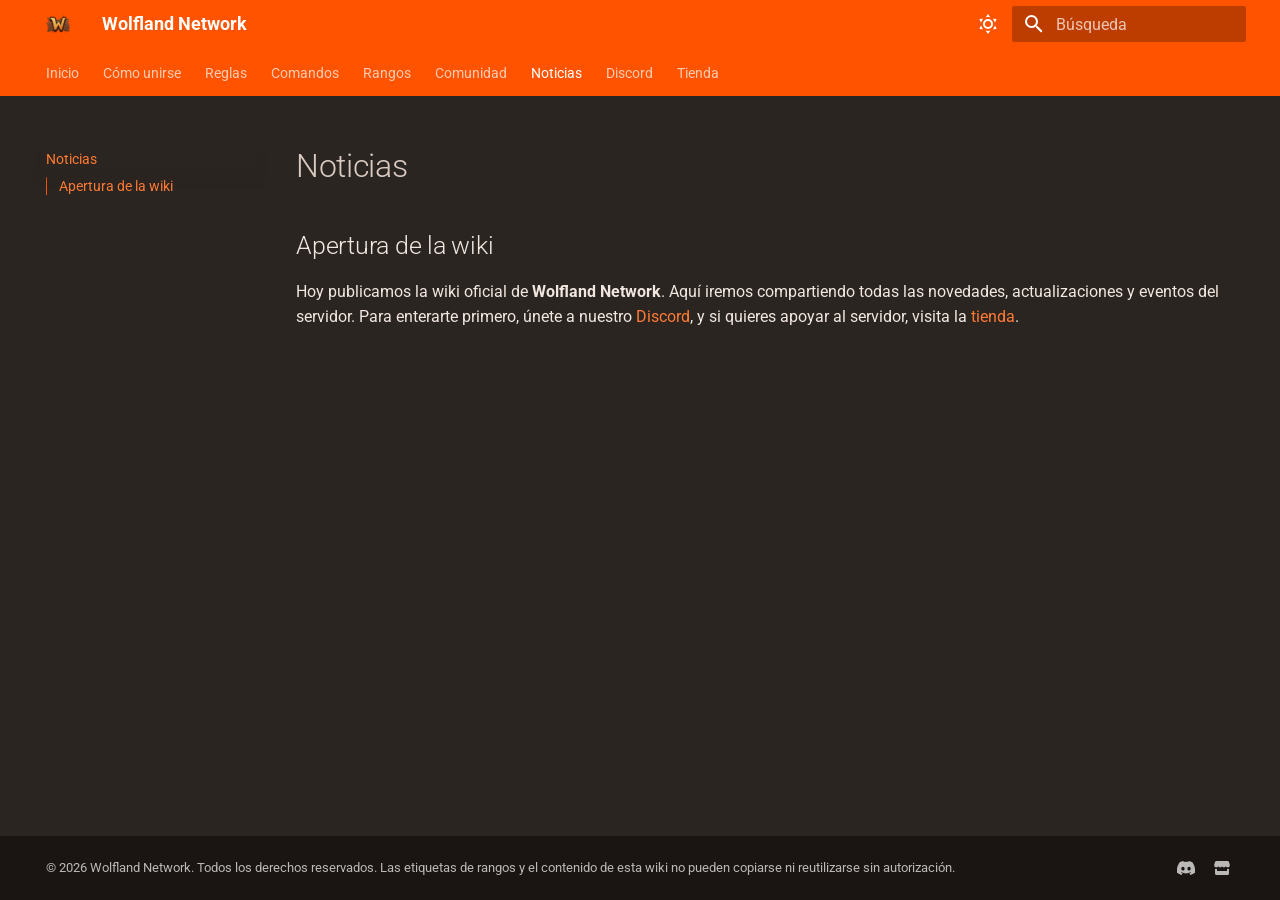
<file: noticias/index.html>
<!doctype html>
<html lang="es" class="no-js">
  <head>
    
      <meta charset="utf-8">
      <meta name="viewport" content="width=device-width,initial-scale=1">
      
        <meta name="description" content="Wiki oficial de Wolfland Network, servidor de Minecraft Survival Custom">
      
      
      
      
        <link rel="prev" href="../servicios/">
      
      
      
        
      
      
      <link rel="icon" href="../assets/favicon.png">
      <meta name="generator" content="mkdocs-1.6.1, mkdocs-material-9.8.2">
    
    
      
        <title>Noticias - Wolfland Network</title>
      
    
    
      <link rel="stylesheet" href="../assets/stylesheets/main.57a0d79d.min.css">
      
        
        <link rel="stylesheet" href="../assets/stylesheets/palette.fb2fffe2.min.css">
      
      


    
    
      
    
    
      
        
        
        <link rel="preconnect" href="https://fonts.gstatic.com" crossorigin>
        <link rel="stylesheet" href="https://fonts.googleapis.com/css?family=Roboto:300,300i,400,400i,700,700i%7CRoboto+Mono:400,400i,700,700i&display=fallback">
        <style>:root{--md-text-font:"Roboto";--md-code-font:"Roboto Mono"}</style>
      
    
    
      <link rel="stylesheet" href="../stylesheets/extra.css">
    
    <script>__md_scope=new URL("..",location),__md_hash=e=>[...e].reduce(((e,_)=>(e<<5)-e+_.charCodeAt(0)),0),__md_get=(e,_=localStorage,t=__md_scope)=>JSON.parse(_.getItem(t.pathname+"."+e)),__md_set=(e,_,t=localStorage,a=__md_scope)=>{try{t.setItem(a.pathname+"."+e,JSON.stringify(_))}catch(e){}}</script>
    
      

    
    
  </head>
  
  
    
    
      
    
    
    
    
    <body dir="ltr" data-md-color-scheme="slate" data-md-color-primary="custom" data-md-color-accent="custom">
  
    
    <input class="md-toggle" data-md-toggle="drawer" type="checkbox" id="__drawer" autocomplete="off">
    <input class="md-toggle" data-md-toggle="search" type="checkbox" id="__search" autocomplete="off">
    <label class="md-overlay" for="__drawer"></label>
    <div data-md-component="skip">
      
        
        <a href="#noticias" class="md-skip">
          Saltar a contenido
        </a>
      
    </div>
    <div data-md-component="announce">
      
    </div>
    
    
      

<header class="md-header" data-md-component="header">
  <nav class="md-header__inner md-grid" aria-label="Cabecera">
    <a href=".." title="Wolfland Network" class="md-header__button md-logo" aria-label="Wolfland Network" data-md-component="logo">
      
  <img src="../assets/logo.png" alt="logo">

    </a>
    <label class="md-header__button md-icon" for="__drawer">
      
      <svg xmlns="http://www.w3.org/2000/svg" viewBox="0 0 24 24"><path d="M3 6h18v2H3zm0 5h18v2H3zm0 5h18v2H3z"/></svg>
    </label>
    <div class="md-header__title" data-md-component="header-title">
      <div class="md-header__ellipsis">
        <div class="md-header__topic">
          <span class="md-ellipsis">
            Wolfland Network
          </span>
        </div>
        <div class="md-header__topic" data-md-component="header-topic">
          <span class="md-ellipsis">
            
              Noticias
            
          </span>
        </div>
      </div>
    </div>
    
      
        <form class="md-header__option" data-md-component="palette">
  
    
    
    
    <input class="md-option" data-md-color-media="" data-md-color-scheme="slate" data-md-color-primary="custom" data-md-color-accent="custom"  aria-label="Cambiar a modo claro"  type="radio" name="__palette" id="__palette_0">
    
      <label class="md-header__button md-icon" title="Cambiar a modo claro" for="__palette_1" hidden>
        <svg xmlns="http://www.w3.org/2000/svg" viewBox="0 0 24 24"><path d="M12 7a5 5 0 0 1 5 5 5 5 0 0 1-5 5 5 5 0 0 1-5-5 5 5 0 0 1 5-5m0 2a3 3 0 0 0-3 3 3 3 0 0 0 3 3 3 3 0 0 0 3-3 3 3 0 0 0-3-3m0-7 2.39 3.42C13.65 5.15 12.84 5 12 5s-1.65.15-2.39.42zM3.34 7l4.16-.35A7.2 7.2 0 0 0 5.94 8.5c-.44.74-.69 1.5-.83 2.29zm.02 10 1.76-3.77a7.131 7.131 0 0 0 2.38 4.14zM20.65 7l-1.77 3.79a7.02 7.02 0 0 0-2.38-4.15zm-.01 10-4.14.36c.59-.51 1.12-1.14 1.54-1.86.42-.73.69-1.5.83-2.29zM12 22l-2.41-3.44c.74.27 1.55.44 2.41.44.82 0 1.63-.17 2.37-.44z"/></svg>
      </label>
    
  
    
    
    
    <input class="md-option" data-md-color-media="" data-md-color-scheme="default" data-md-color-primary="custom" data-md-color-accent="custom"  aria-label="Cambiar a modo oscuro"  type="radio" name="__palette" id="__palette_1">
    
      <label class="md-header__button md-icon" title="Cambiar a modo oscuro" for="__palette_0" hidden>
        <svg xmlns="http://www.w3.org/2000/svg" viewBox="0 0 24 24"><path d="m17.75 4.09-2.53 1.94.91 3.06-2.63-1.81-2.63 1.81.91-3.06-2.53-1.94L12.44 4l1.06-3 1.06 3zm3.5 6.91-1.64 1.25.59 1.98-1.7-1.17-1.7 1.17.59-1.98L15.75 11l2.06-.05L18.5 9l.69 1.95zm-2.28 4.95c.83-.08 1.72 1.1 1.19 1.85-.32.45-.66.87-1.08 1.27C15.17 23 8.84 23 4.94 19.07c-3.91-3.9-3.91-10.24 0-14.14.4-.4.82-.76 1.27-1.08.75-.53 1.93.36 1.85 1.19-.27 2.86.69 5.83 2.89 8.02a9.96 9.96 0 0 0 8.02 2.89m-1.64 2.02a12.08 12.08 0 0 1-7.8-3.47c-2.17-2.19-3.33-5-3.49-7.82-2.81 3.14-2.7 7.96.31 10.98 3.02 3.01 7.84 3.12 10.98.31"/></svg>
      </label>
    
  
</form>
      
    
    
      <script>var palette=__md_get("__palette");if(palette&&palette.color){if("(prefers-color-scheme)"===palette.color.media){var media=matchMedia("(prefers-color-scheme: light)"),input=document.querySelector(media.matches?"[data-md-color-media='(prefers-color-scheme: light)']":"[data-md-color-media='(prefers-color-scheme: dark)']");palette.color.media=input.getAttribute("data-md-color-media"),palette.color.scheme=input.getAttribute("data-md-color-scheme"),palette.color.primary=input.getAttribute("data-md-color-primary"),palette.color.accent=input.getAttribute("data-md-color-accent")}for(var[key,value]of Object.entries(palette.color))document.body.setAttribute("data-md-color-"+key,value)}</script>
    
    
    
      
      
        <label class="md-header__button md-icon" for="__search">
          
          <svg xmlns="http://www.w3.org/2000/svg" viewBox="0 0 24 24"><path d="M9.5 3A6.5 6.5 0 0 1 16 9.5c0 1.61-.59 3.09-1.56 4.23l.27.27h.79l5 5-1.5 1.5-5-5v-.79l-.27-.27A6.52 6.52 0 0 1 9.5 16 6.5 6.5 0 0 1 3 9.5 6.5 6.5 0 0 1 9.5 3m0 2C7 5 5 7 5 9.5S7 14 9.5 14 14 12 14 9.5 12 5 9.5 5"/></svg>
        </label>
        <div class="md-search" data-md-component="search" role="dialog">
  <label class="md-search__overlay" for="__search"></label>
  <div class="md-search__inner" role="search">
    <form class="md-search__form" name="search">
      <input type="text" class="md-search__input" name="query" aria-label="Búsqueda" placeholder="Búsqueda" autocapitalize="off" autocorrect="off" autocomplete="off" spellcheck="false" data-md-component="search-query" required>
      <label class="md-search__icon md-icon" for="__search">
        
        <svg xmlns="http://www.w3.org/2000/svg" viewBox="0 0 24 24"><path d="M9.5 3A6.5 6.5 0 0 1 16 9.5c0 1.61-.59 3.09-1.56 4.23l.27.27h.79l5 5-1.5 1.5-5-5v-.79l-.27-.27A6.52 6.52 0 0 1 9.5 16 6.5 6.5 0 0 1 3 9.5 6.5 6.5 0 0 1 9.5 3m0 2C7 5 5 7 5 9.5S7 14 9.5 14 14 12 14 9.5 12 5 9.5 5"/></svg>
        
        <svg xmlns="http://www.w3.org/2000/svg" viewBox="0 0 24 24"><path d="M20 11v2H8l5.5 5.5-1.42 1.42L4.16 12l7.92-7.92L13.5 5.5 8 11z"/></svg>
      </label>
      <nav class="md-search__options" aria-label="Buscar">
        
        <button type="reset" class="md-search__icon md-icon" title="Limpiar" aria-label="Limpiar" tabindex="-1">
          
          <svg xmlns="http://www.w3.org/2000/svg" viewBox="0 0 24 24"><path d="M19 6.41 17.59 5 12 10.59 6.41 5 5 6.41 10.59 12 5 17.59 6.41 19 12 13.41 17.59 19 19 17.59 13.41 12z"/></svg>
        </button>
      </nav>
      
        <div class="md-search__suggest" data-md-component="search-suggest"></div>
      
    </form>
    <div class="md-search__output">
      <div class="md-search__scrollwrap" tabindex="0" data-md-scrollfix>
        <div class="md-search-result" data-md-component="search-result">
          <div class="md-search-result__meta">
            Inicializando búsqueda
          </div>
          <ol class="md-search-result__list" role="presentation"></ol>
        </div>
      </div>
    </div>
  </div>
</div>
      
    
    
  </nav>
  
</header>
    
    <div class="md-container" data-md-component="container">
      
      
        
          
            
<nav class="md-tabs" aria-label="Pestañas" data-md-component="tabs">
  <div class="md-grid">
    <ul class="md-tabs__list">
      
        
  
  
  
  
    <li class="md-tabs__item">
      <a href=".." class="md-tabs__link">
        
  
  
    
  
  Inicio

      </a>
    </li>
  

      
        
  
  
  
  
    <li class="md-tabs__item">
      <a href="../unirse/" class="md-tabs__link">
        
  
  
    
  
  Cómo unirse

      </a>
    </li>
  

      
        
  
  
  
  
    <li class="md-tabs__item">
      <a href="../reglas/" class="md-tabs__link">
        
  
  
    
  
  Reglas

      </a>
    </li>
  

      
        
  
  
  
  
    <li class="md-tabs__item">
      <a href="../comandos/" class="md-tabs__link">
        
  
  
    
  
  Comandos

      </a>
    </li>
  

      
        
  
  
  
  
    
    
      <li class="md-tabs__item">
        <a href="../rangos/" class="md-tabs__link">
          
  
  
  Rangos

        </a>
      </li>
    
  

      
        
  
  
  
  
    
    
      <li class="md-tabs__item">
        <a href="../staff/" class="md-tabs__link">
          
  
  
  Comunidad

        </a>
      </li>
    
  

      
        
  
  
  
    
  
  
    <li class="md-tabs__item md-tabs__item--active">
      <a href="./" class="md-tabs__link">
        
  
  
    
  
  Noticias

      </a>
    </li>
  

      
        
  
  
  
  
    <li class="md-tabs__item">
      <a href="https://discord.com/invite/jCmngqZRFV" class="md-tabs__link">
        
  
  
    
  
  Discord

      </a>
    </li>
  

      
        
  
  
  
  
    <li class="md-tabs__item">
      <a href="https://wolfland.tebex.store/" class="md-tabs__link">
        
  
  
    
  
  Tienda

      </a>
    </li>
  

      
    </ul>
  </div>
</nav>
          
        
      
      <main class="md-main" data-md-component="main">
        <div class="md-main__inner md-grid">
          
            
              
              <div class="md-sidebar md-sidebar--primary" data-md-component="sidebar" data-md-type="navigation" >
                <div class="md-sidebar__scrollwrap">
                  <div class="md-sidebar__inner">
                    


  


  

<nav class="md-nav md-nav--primary md-nav--lifted md-nav--integrated" aria-label="Navegación" data-md-level="0">
  <label class="md-nav__title" for="__drawer">
    <a href=".." title="Wolfland Network" class="md-nav__button md-logo" aria-label="Wolfland Network" data-md-component="logo">
      
  <img src="../assets/logo.png" alt="logo">

    </a>
    Wolfland Network
  </label>
  
  <ul class="md-nav__list" data-md-scrollfix>
    
      
      
  
  
  
  
    <li class="md-nav__item">
      <a href=".." class="md-nav__link">
        
  
  
  <span class="md-ellipsis">
    
  
    Inicio
  

    
  </span>
  
  

      </a>
    </li>
  

    
      
      
  
  
  
  
    <li class="md-nav__item">
      <a href="../unirse/" class="md-nav__link">
        
  
  
  <span class="md-ellipsis">
    
  
    Cómo unirse
  

    
  </span>
  
  

      </a>
    </li>
  

    
      
      
  
  
  
  
    <li class="md-nav__item">
      <a href="../reglas/" class="md-nav__link">
        
  
  
  <span class="md-ellipsis">
    
  
    Reglas
  

    
  </span>
  
  

      </a>
    </li>
  

    
      
      
  
  
  
  
    <li class="md-nav__item">
      <a href="../comandos/" class="md-nav__link">
        
  
  
  <span class="md-ellipsis">
    
  
    Comandos
  

    
  </span>
  
  

      </a>
    </li>
  

    
      
      
  
  
  
  
    
    
    
    
      
      
    
    
    <li class="md-nav__item md-nav__item--nested">
      
        
        
        <input class="md-nav__toggle md-toggle " type="checkbox" id="__nav_5" >
        
          
          <label class="md-nav__link" for="__nav_5" id="__nav_5_label" tabindex="0">
            
  
  
  <span class="md-ellipsis">
    
  
    Rangos
  

    
  </span>
  
  

            <span class="md-nav__icon md-icon"></span>
          </label>
        
        <nav class="md-nav" data-md-level="1" aria-labelledby="__nav_5_label" aria-expanded="false">
          <label class="md-nav__title" for="__nav_5">
            <span class="md-nav__icon md-icon"></span>
            
  
    Rangos
  

          </label>
          <ul class="md-nav__list" data-md-scrollfix>
            
              
                
  
  
  
  
    <li class="md-nav__item">
      <a href="../rangos/" class="md-nav__link">
        
  
  
  <span class="md-ellipsis">
    
  
    Todos los rangos
  

    
  </span>
  
  

      </a>
    </li>
  

              
            
              
                
  
  
  
  
    <li class="md-nav__item">
      <a href="../rangos-premium/" class="md-nav__link">
        
  
  
  <span class="md-ellipsis">
    
  
    Rangos Premium
  

    
  </span>
  
  

      </a>
    </li>
  

              
            
              
                
  
  
  
  
    <li class="md-nav__item">
      <a href="../rangos-media/" class="md-nav__link">
        
  
  
  <span class="md-ellipsis">
    
  
    Rangos Media
  

    
  </span>
  
  

      </a>
    </li>
  

              
            
          </ul>
        </nav>
      
    </li>
  

    
      
      
  
  
  
  
    
    
    
    
      
      
    
    
    <li class="md-nav__item md-nav__item--nested">
      
        
        
        <input class="md-nav__toggle md-toggle " type="checkbox" id="__nav_6" >
        
          
          <label class="md-nav__link" for="__nav_6" id="__nav_6_label" tabindex="0">
            
  
  
  <span class="md-ellipsis">
    
  
    Comunidad
  

    
  </span>
  
  

            <span class="md-nav__icon md-icon"></span>
          </label>
        
        <nav class="md-nav" data-md-level="1" aria-labelledby="__nav_6_label" aria-expanded="false">
          <label class="md-nav__title" for="__nav_6">
            <span class="md-nav__icon md-icon"></span>
            
  
    Comunidad
  

          </label>
          <ul class="md-nav__list" data-md-scrollfix>
            
              
                
  
  
  
  
    <li class="md-nav__item">
      <a href="../staff/" class="md-nav__link">
        
  
  
  <span class="md-ellipsis">
    
  
    Staff
  

    
  </span>
  
  

      </a>
    </li>
  

              
            
              
                
  
  
  
  
    <li class="md-nav__item">
      <a href="../eventos/" class="md-nav__link">
        
  
  
  <span class="md-ellipsis">
    
  
    Eventos
  

    
  </span>
  
  

      </a>
    </li>
  

              
            
              
                
  
  
  
  
    <li class="md-nav__item">
      <a href="../servicios/" class="md-nav__link">
        
  
  
  <span class="md-ellipsis">
    
  
    Servicios de contenido
  

    
  </span>
  
  

      </a>
    </li>
  

              
            
          </ul>
        </nav>
      
    </li>
  

    
      
      
  
  
    
  
  
  
    <li class="md-nav__item md-nav__item--active">
      
      <input class="md-nav__toggle md-toggle" type="checkbox" id="__toc">
      
      
        
      
      
        <label class="md-nav__link md-nav__link--active" for="__toc">
          
  
  
  <span class="md-ellipsis">
    
  
    Noticias
  

    
  </span>
  
  

          <span class="md-nav__icon md-icon"></span>
        </label>
      
      <a href="./" class="md-nav__link md-nav__link--active">
        
  
  
  <span class="md-ellipsis">
    
  
    Noticias
  

    
  </span>
  
  

      </a>
      
        

<nav class="md-nav md-nav--secondary" aria-label="Tabla de contenidos">
  
  
  
    
  
  
    <label class="md-nav__title" for="__toc">
      <span class="md-nav__icon md-icon"></span>
      Tabla de contenidos
    </label>
    <ul class="md-nav__list" data-md-component="toc" data-md-scrollfix>
      
        <li class="md-nav__item">
  <a href="#apertura-de-la-wiki" class="md-nav__link">
    <span class="md-ellipsis">
      
        Apertura de la wiki
      
    </span>
  </a>
  
</li>
      
    </ul>
  
</nav>
      
    </li>
  

    
      
      
  
  
  
  
    <li class="md-nav__item">
      <a href="https://discord.com/invite/jCmngqZRFV" class="md-nav__link">
        
  
  
  <span class="md-ellipsis">
    
  
    Discord
  

    
  </span>
  
  

      </a>
    </li>
  

    
      
      
  
  
  
  
    <li class="md-nav__item">
      <a href="https://wolfland.tebex.store/" class="md-nav__link">
        
  
  
  <span class="md-ellipsis">
    
  
    Tienda
  

    
  </span>
  
  

      </a>
    </li>
  

    
  </ul>
</nav>
                  </div>
                </div>
              </div>
            
            
          
          
            <div class="md-content" data-md-component="content">
              
              <article class="md-content__inner md-typeset">
                
                  



<h1 id="noticias">Noticias<a class="headerlink" href="#noticias" title="Permanent link">&para;</a></h1>
<h2 id="apertura-de-la-wiki">Apertura de la wiki<a class="headerlink" href="#apertura-de-la-wiki" title="Permanent link">&para;</a></h2>
<p>Hoy publicamos la wiki oficial de <strong>Wolfland Network</strong>. Aquí iremos compartiendo todas las novedades, actualizaciones y eventos del servidor. Para enterarte primero, únete a nuestro <a href="https://discord.com/invite/jCmngqZRFV">Discord</a>, y si quieres apoyar al servidor, visita la <a href="https://wolfland.tebex.store/">tienda</a>.</p>












                
              </article>
            </div>
          
          
<script>var target=document.getElementById(location.hash.slice(1));target&&target.name&&(target.checked=target.name.startsWith("__tabbed_"))</script>
        </div>
        
          <button type="button" class="md-top md-icon" data-md-component="top" hidden>
  
  <svg xmlns="http://www.w3.org/2000/svg" viewBox="0 0 24 24"><path d="M13 20h-2V8l-5.5 5.5-1.42-1.42L12 4.16l7.92 7.92-1.42 1.42L13 8z"/></svg>
  Volver al principio
</button>
        
      </main>
      
        <footer class="md-footer">
  
  <div class="md-footer-meta md-typeset">
    <div class="md-footer-meta__inner md-grid">
      <div class="md-copyright">
  
    <div class="md-copyright__highlight">
      © 2026 Wolfland Network. Todos los derechos reservados. Las etiquetas de rangos y el contenido de esta wiki no pueden copiarse ni reutilizarse sin autorización.
    </div>
  
  
</div>
      
        
<div class="md-social">
  
    
    
    
    
    <a href="https://discord.com/invite/jCmngqZRFV" target="_blank" rel="noopener" title="Discord de Wolfland Network" class="md-social__link">
      <svg xmlns="http://www.w3.org/2000/svg" viewBox="0 0 576 512"><!--! Font Awesome Free 7.1.0 by @fontawesome - https://fontawesome.com License - https://fontawesome.com/license/free (Icons: CC BY 4.0, Fonts: SIL OFL 1.1, Code: MIT License) Copyright 2025 Fonticons, Inc.--><path d="M492.5 69.8c-.2-.3-.4-.6-.8-.7-38.1-17.5-78.4-30-119.7-37.1-.4-.1-.8 0-1.1.1s-.6.4-.8.8c-5.5 9.9-10.5 20.2-14.9 30.6-44.6-6.8-89.9-6.8-134.4 0-4.5-10.5-9.5-20.7-15.1-30.6-.2-.3-.5-.6-.8-.8s-.7-.2-1.1-.2C162.5 39 122.2 51.5 84.1 69c-.3.1-.6.4-.8.7C7.1 183.5-13.8 294.6-3.6 404.2c0 .3.1.5.2.8s.3.4.5.6c44.4 32.9 94 58 146.8 74.2.4.1.8.1 1.1 0s.7-.4.9-.7c11.3-15.4 21.4-31.8 30-48.8.1-.2.2-.5.2-.8s0-.5-.1-.8-.2-.5-.4-.6-.4-.3-.7-.4c-15.8-6.1-31.2-13.4-45.9-21.9-.3-.2-.5-.4-.7-.6s-.3-.6-.3-.9 0-.6.2-.9.3-.5.6-.7c3.1-2.3 6.2-4.7 9.1-7.1.3-.2.6-.4.9-.4s.7 0 1 .1c96.2 43.9 200.4 43.9 295.5 0 .3-.1.7-.2 1-.2s.7.2.9.4c2.9 2.4 6 4.9 9.1 7.2.2.2.4.4.6.7s.2.6.2.9-.1.6-.3.9-.4.5-.6.6c-14.7 8.6-30 15.9-45.9 21.8-.2.1-.5.2-.7.4s-.3.4-.4.7-.1.5-.1.8.1.5.2.8c8.8 17 18.8 33.3 30 48.8.2.3.6.6.9.7s.8.1 1.1 0c52.9-16.2 102.6-41.3 147.1-74.2.2-.2.4-.4.5-.6s.2-.5.2-.8c12.3-126.8-20.5-236.9-86.9-334.5zm-302 267.7c-29 0-52.8-26.6-52.8-59.2s23.4-59.2 52.8-59.2c29.7 0 53.3 26.8 52.8 59.2 0 32.7-23.4 59.2-52.8 59.2m195.4 0c-29 0-52.8-26.6-52.8-59.2s23.4-59.2 52.8-59.2c29.7 0 53.3 26.8 52.8 59.2 0 32.7-23.2 59.2-52.8 59.2"/></svg>
    </a>
  
    
    
    
    
    <a href="https://wolfland.tebex.store/" target="_blank" rel="noopener" title="Tienda de Wolfland Network" class="md-social__link">
      <svg xmlns="http://www.w3.org/2000/svg" viewBox="0 0 512 512"><!--! Font Awesome Free 7.1.0 by @fontawesome - https://fontawesome.com License - https://fontawesome.com/license/free (Icons: CC BY 4.0, Fonts: SIL OFL 1.1, Code: MIT License) Copyright 2025 Fonticons, Inc.--><path d="M30.7 72.3C37.6 48.4 59.5 32 84.4 32h344c24.9 0 46.8 16.4 53.8 40.3l23.4 80.2c12.8 43.7-20.1 87.5-65.6 87.5-26.3 0-49.4-14.9-60.8-37.1-11.6 21.9-34.6 37.1-61.4 37.1-26.6 0-49.7-15-61.3-37-11.6 22-34.7 37-61.3 37-26.8 0-49.8-15.1-61.4-37.1C122.4 225 99.3 240 73 240c-45.6 0-78.4-43.7-65.6-87.5zM96.4 352h320v-66.4c7.6 1.6 15.5 2.4 23.5 2.4 14.3 0 28-2.6 40.5-7.2V432c0 26.5-21.5 48-48 48h-352c-26.5 0-48-21.5-48-48V280.8c12.5 4.6 26.1 7.2 40.5 7.2 8.1 0 15.9-.8 23.5-2.4z"/></svg>
    </a>
  
</div>
      
    </div>
  </div>
</footer>
      
    </div>
    <div class="md-dialog" data-md-component="dialog">
      <div class="md-dialog__inner md-typeset"></div>
    </div>
    
    
    
      
      
      <script id="__config" type="application/json">{"annotate": null, "base": "..", "features": ["navigation.tabs", "navigation.top", "toc.integrate", "search.suggest", "search.highlight", "content.code.copy"], "search": "../assets/javascripts/workers/search.a7633da7.min.js", "tags": null, "translations": {"clipboard.copied": "Copiado al portapapeles", "clipboard.copy": "Copiar al portapapeles", "search.result.more.one": "1 m\u00e1s en esta p\u00e1gina", "search.result.more.other": "# m\u00e1s en esta p\u00e1gina", "search.result.none": "No se encontraron documentos", "search.result.one": "1 documento encontrado", "search.result.other": "# documentos encontrados", "search.result.placeholder": "Teclee para comenzar b\u00fasqueda", "search.result.term.missing": "Falta", "select.version": "Seleccionar versi\u00f3n"}, "version": null}</script>
    
    
      <script src="../assets/javascripts/bundle.a5f9d56c.min.js"></script>
      
        <script src="../javascripts/protect.js"></script>
      
    
  </body>
</html>
</file>
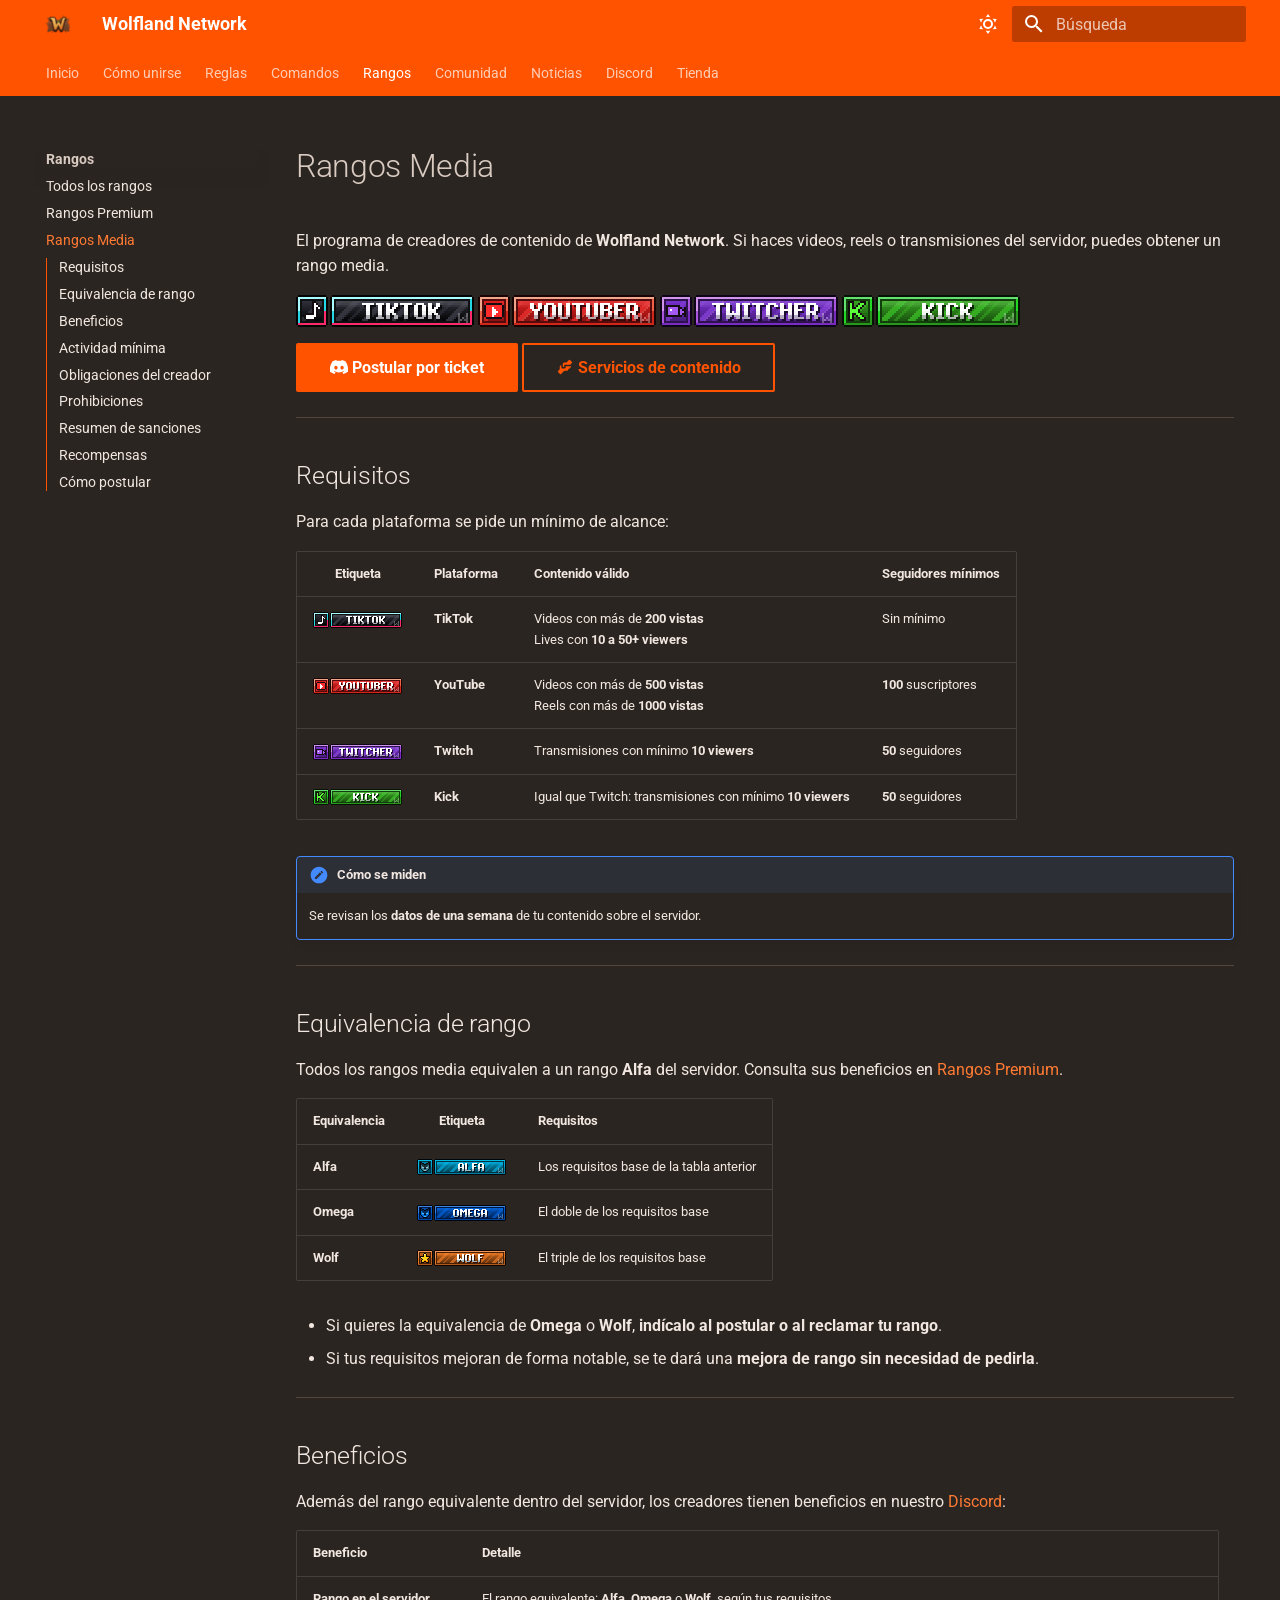
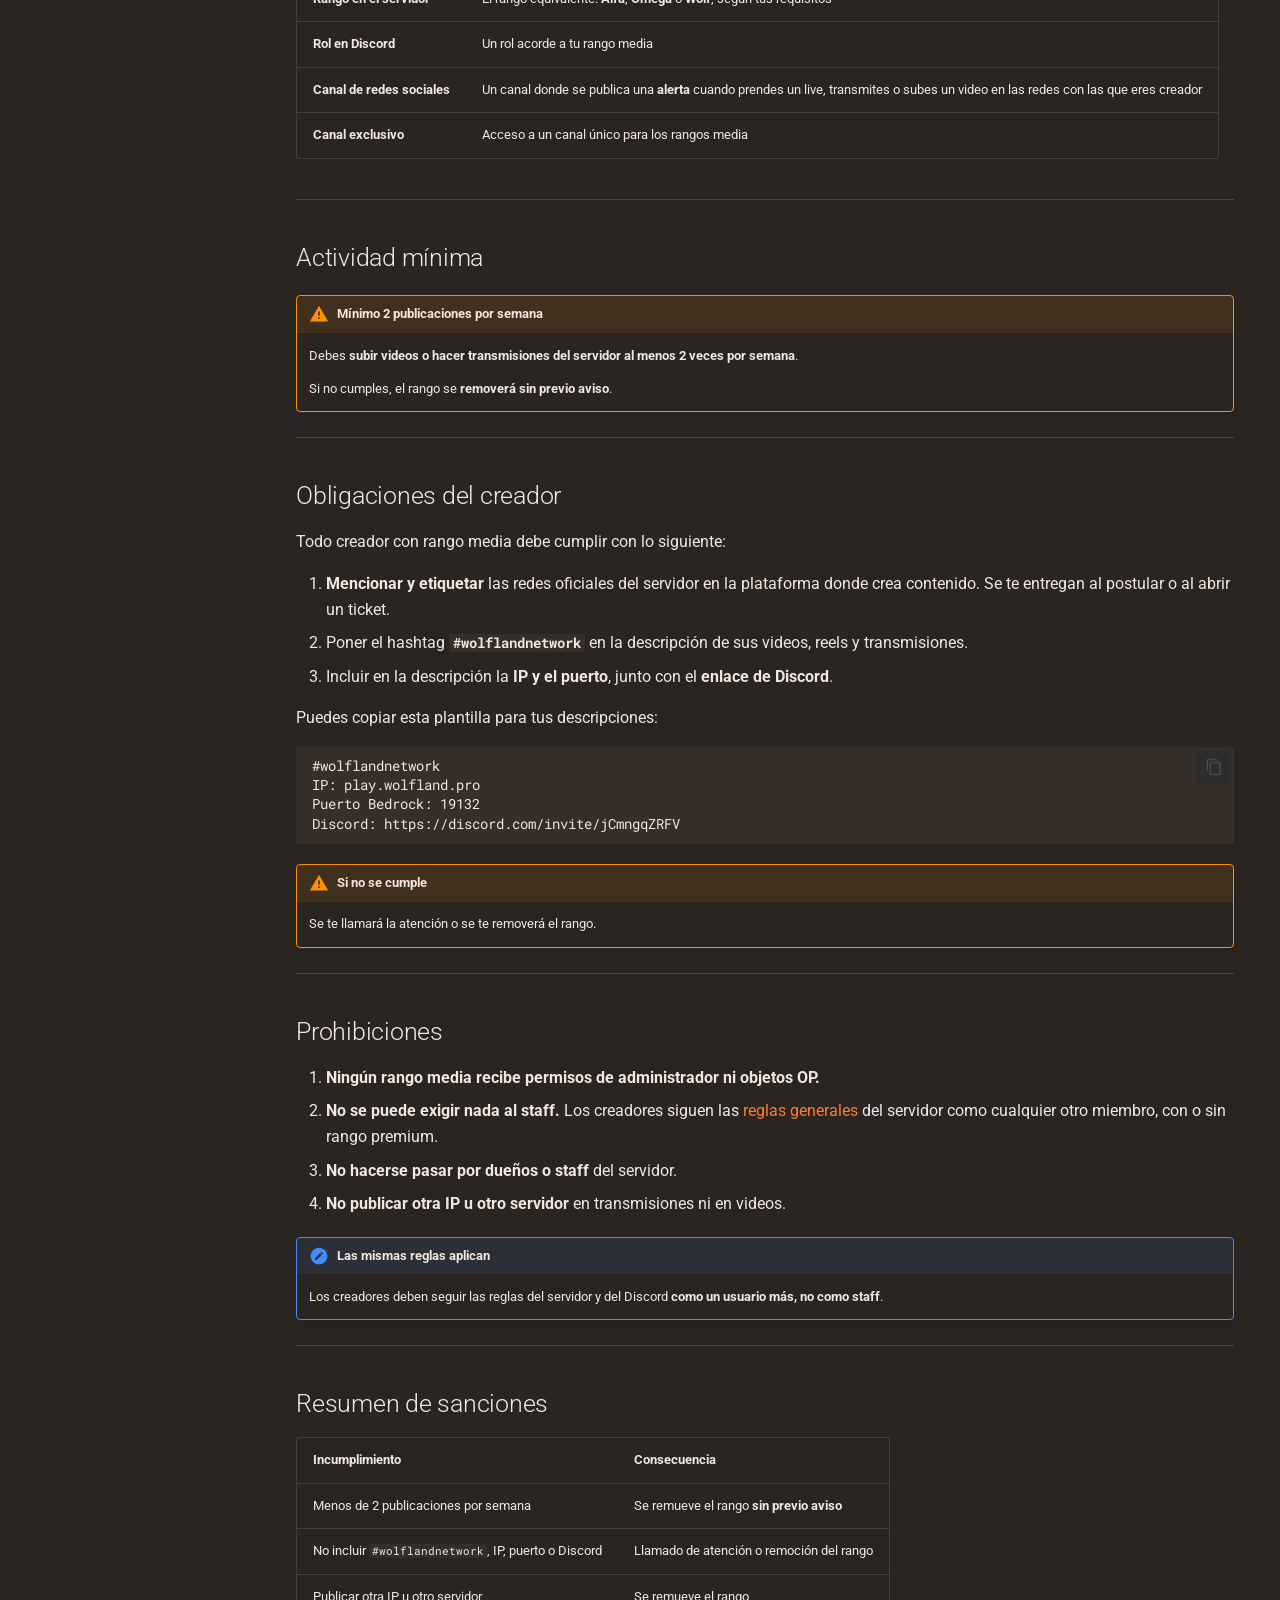
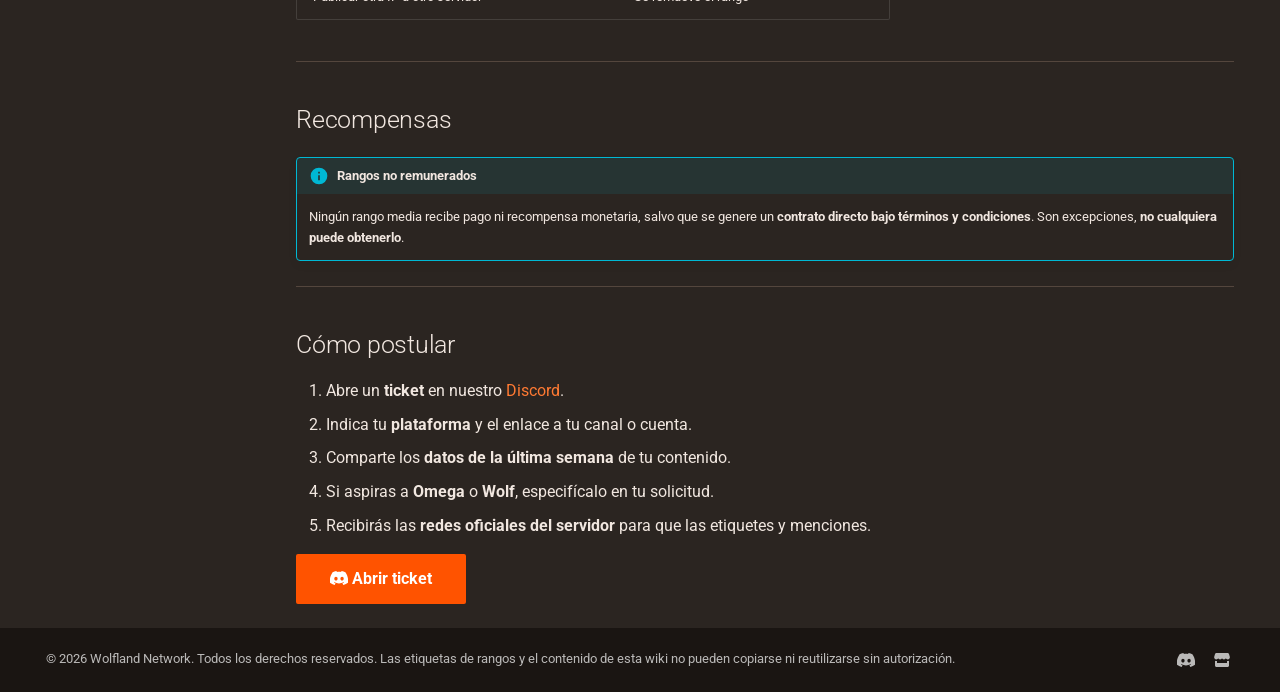
<file: rangos-media/index.html>
<!doctype html>
<html lang="es" class="no-js">
  <head>
    
      <meta charset="utf-8">
      <meta name="viewport" content="width=device-width,initial-scale=1">
      
        <meta name="description" content="Wiki oficial de Wolfland Network, servidor de Minecraft Survival Custom">
      
      
      
      
        <link rel="prev" href="../rangos-premium/">
      
      
        <link rel="next" href="../staff/">
      
      
        
      
      
      <link rel="icon" href="../assets/favicon.png">
      <meta name="generator" content="mkdocs-1.6.1, mkdocs-material-9.8.2">
    
    
      
        <title>Rangos Media - Wolfland Network</title>
      
    
    
      <link rel="stylesheet" href="../assets/stylesheets/main.57a0d79d.min.css">
      
        
        <link rel="stylesheet" href="../assets/stylesheets/palette.fb2fffe2.min.css">
      
      


    
    
      
    
    
      
        
        
        <link rel="preconnect" href="https://fonts.gstatic.com" crossorigin>
        <link rel="stylesheet" href="https://fonts.googleapis.com/css?family=Roboto:300,300i,400,400i,700,700i%7CRoboto+Mono:400,400i,700,700i&display=fallback">
        <style>:root{--md-text-font:"Roboto";--md-code-font:"Roboto Mono"}</style>
      
    
    
      <link rel="stylesheet" href="../stylesheets/extra.css">
    
    <script>__md_scope=new URL("..",location),__md_hash=e=>[...e].reduce(((e,_)=>(e<<5)-e+_.charCodeAt(0)),0),__md_get=(e,_=localStorage,t=__md_scope)=>JSON.parse(_.getItem(t.pathname+"."+e)),__md_set=(e,_,t=localStorage,a=__md_scope)=>{try{t.setItem(a.pathname+"."+e,JSON.stringify(_))}catch(e){}}</script>
    
      

    
    
  </head>
  
  
    
    
      
    
    
    
    
    <body dir="ltr" data-md-color-scheme="slate" data-md-color-primary="custom" data-md-color-accent="custom">
  
    
    <input class="md-toggle" data-md-toggle="drawer" type="checkbox" id="__drawer" autocomplete="off">
    <input class="md-toggle" data-md-toggle="search" type="checkbox" id="__search" autocomplete="off">
    <label class="md-overlay" for="__drawer"></label>
    <div data-md-component="skip">
      
        
        <a href="#rangos-media" class="md-skip">
          Saltar a contenido
        </a>
      
    </div>
    <div data-md-component="announce">
      
    </div>
    
    
      

<header class="md-header" data-md-component="header">
  <nav class="md-header__inner md-grid" aria-label="Cabecera">
    <a href=".." title="Wolfland Network" class="md-header__button md-logo" aria-label="Wolfland Network" data-md-component="logo">
      
  <img src="../assets/logo.png" alt="logo">

    </a>
    <label class="md-header__button md-icon" for="__drawer">
      
      <svg xmlns="http://www.w3.org/2000/svg" viewBox="0 0 24 24"><path d="M3 6h18v2H3zm0 5h18v2H3zm0 5h18v2H3z"/></svg>
    </label>
    <div class="md-header__title" data-md-component="header-title">
      <div class="md-header__ellipsis">
        <div class="md-header__topic">
          <span class="md-ellipsis">
            Wolfland Network
          </span>
        </div>
        <div class="md-header__topic" data-md-component="header-topic">
          <span class="md-ellipsis">
            
              Rangos Media
            
          </span>
        </div>
      </div>
    </div>
    
      
        <form class="md-header__option" data-md-component="palette">
  
    
    
    
    <input class="md-option" data-md-color-media="" data-md-color-scheme="slate" data-md-color-primary="custom" data-md-color-accent="custom"  aria-label="Cambiar a modo claro"  type="radio" name="__palette" id="__palette_0">
    
      <label class="md-header__button md-icon" title="Cambiar a modo claro" for="__palette_1" hidden>
        <svg xmlns="http://www.w3.org/2000/svg" viewBox="0 0 24 24"><path d="M12 7a5 5 0 0 1 5 5 5 5 0 0 1-5 5 5 5 0 0 1-5-5 5 5 0 0 1 5-5m0 2a3 3 0 0 0-3 3 3 3 0 0 0 3 3 3 3 0 0 0 3-3 3 3 0 0 0-3-3m0-7 2.39 3.42C13.65 5.15 12.84 5 12 5s-1.65.15-2.39.42zM3.34 7l4.16-.35A7.2 7.2 0 0 0 5.94 8.5c-.44.74-.69 1.5-.83 2.29zm.02 10 1.76-3.77a7.131 7.131 0 0 0 2.38 4.14zM20.65 7l-1.77 3.79a7.02 7.02 0 0 0-2.38-4.15zm-.01 10-4.14.36c.59-.51 1.12-1.14 1.54-1.86.42-.73.69-1.5.83-2.29zM12 22l-2.41-3.44c.74.27 1.55.44 2.41.44.82 0 1.63-.17 2.37-.44z"/></svg>
      </label>
    
  
    
    
    
    <input class="md-option" data-md-color-media="" data-md-color-scheme="default" data-md-color-primary="custom" data-md-color-accent="custom"  aria-label="Cambiar a modo oscuro"  type="radio" name="__palette" id="__palette_1">
    
      <label class="md-header__button md-icon" title="Cambiar a modo oscuro" for="__palette_0" hidden>
        <svg xmlns="http://www.w3.org/2000/svg" viewBox="0 0 24 24"><path d="m17.75 4.09-2.53 1.94.91 3.06-2.63-1.81-2.63 1.81.91-3.06-2.53-1.94L12.44 4l1.06-3 1.06 3zm3.5 6.91-1.64 1.25.59 1.98-1.7-1.17-1.7 1.17.59-1.98L15.75 11l2.06-.05L18.5 9l.69 1.95zm-2.28 4.95c.83-.08 1.72 1.1 1.19 1.85-.32.45-.66.87-1.08 1.27C15.17 23 8.84 23 4.94 19.07c-3.91-3.9-3.91-10.24 0-14.14.4-.4.82-.76 1.27-1.08.75-.53 1.93.36 1.85 1.19-.27 2.86.69 5.83 2.89 8.02a9.96 9.96 0 0 0 8.02 2.89m-1.64 2.02a12.08 12.08 0 0 1-7.8-3.47c-2.17-2.19-3.33-5-3.49-7.82-2.81 3.14-2.7 7.96.31 10.98 3.02 3.01 7.84 3.12 10.98.31"/></svg>
      </label>
    
  
</form>
      
    
    
      <script>var palette=__md_get("__palette");if(palette&&palette.color){if("(prefers-color-scheme)"===palette.color.media){var media=matchMedia("(prefers-color-scheme: light)"),input=document.querySelector(media.matches?"[data-md-color-media='(prefers-color-scheme: light)']":"[data-md-color-media='(prefers-color-scheme: dark)']");palette.color.media=input.getAttribute("data-md-color-media"),palette.color.scheme=input.getAttribute("data-md-color-scheme"),palette.color.primary=input.getAttribute("data-md-color-primary"),palette.color.accent=input.getAttribute("data-md-color-accent")}for(var[key,value]of Object.entries(palette.color))document.body.setAttribute("data-md-color-"+key,value)}</script>
    
    
    
      
      
        <label class="md-header__button md-icon" for="__search">
          
          <svg xmlns="http://www.w3.org/2000/svg" viewBox="0 0 24 24"><path d="M9.5 3A6.5 6.5 0 0 1 16 9.5c0 1.61-.59 3.09-1.56 4.23l.27.27h.79l5 5-1.5 1.5-5-5v-.79l-.27-.27A6.52 6.52 0 0 1 9.5 16 6.5 6.5 0 0 1 3 9.5 6.5 6.5 0 0 1 9.5 3m0 2C7 5 5 7 5 9.5S7 14 9.5 14 14 12 14 9.5 12 5 9.5 5"/></svg>
        </label>
        <div class="md-search" data-md-component="search" role="dialog">
  <label class="md-search__overlay" for="__search"></label>
  <div class="md-search__inner" role="search">
    <form class="md-search__form" name="search">
      <input type="text" class="md-search__input" name="query" aria-label="Búsqueda" placeholder="Búsqueda" autocapitalize="off" autocorrect="off" autocomplete="off" spellcheck="false" data-md-component="search-query" required>
      <label class="md-search__icon md-icon" for="__search">
        
        <svg xmlns="http://www.w3.org/2000/svg" viewBox="0 0 24 24"><path d="M9.5 3A6.5 6.5 0 0 1 16 9.5c0 1.61-.59 3.09-1.56 4.23l.27.27h.79l5 5-1.5 1.5-5-5v-.79l-.27-.27A6.52 6.52 0 0 1 9.5 16 6.5 6.5 0 0 1 3 9.5 6.5 6.5 0 0 1 9.5 3m0 2C7 5 5 7 5 9.5S7 14 9.5 14 14 12 14 9.5 12 5 9.5 5"/></svg>
        
        <svg xmlns="http://www.w3.org/2000/svg" viewBox="0 0 24 24"><path d="M20 11v2H8l5.5 5.5-1.42 1.42L4.16 12l7.92-7.92L13.5 5.5 8 11z"/></svg>
      </label>
      <nav class="md-search__options" aria-label="Buscar">
        
        <button type="reset" class="md-search__icon md-icon" title="Limpiar" aria-label="Limpiar" tabindex="-1">
          
          <svg xmlns="http://www.w3.org/2000/svg" viewBox="0 0 24 24"><path d="M19 6.41 17.59 5 12 10.59 6.41 5 5 6.41 10.59 12 5 17.59 6.41 19 12 13.41 17.59 19 19 17.59 13.41 12z"/></svg>
        </button>
      </nav>
      
        <div class="md-search__suggest" data-md-component="search-suggest"></div>
      
    </form>
    <div class="md-search__output">
      <div class="md-search__scrollwrap" tabindex="0" data-md-scrollfix>
        <div class="md-search-result" data-md-component="search-result">
          <div class="md-search-result__meta">
            Inicializando búsqueda
          </div>
          <ol class="md-search-result__list" role="presentation"></ol>
        </div>
      </div>
    </div>
  </div>
</div>
      
    
    
  </nav>
  
</header>
    
    <div class="md-container" data-md-component="container">
      
      
        
          
            
<nav class="md-tabs" aria-label="Pestañas" data-md-component="tabs">
  <div class="md-grid">
    <ul class="md-tabs__list">
      
        
  
  
  
  
    <li class="md-tabs__item">
      <a href=".." class="md-tabs__link">
        
  
  
    
  
  Inicio

      </a>
    </li>
  

      
        
  
  
  
  
    <li class="md-tabs__item">
      <a href="../unirse/" class="md-tabs__link">
        
  
  
    
  
  Cómo unirse

      </a>
    </li>
  

      
        
  
  
  
  
    <li class="md-tabs__item">
      <a href="../reglas/" class="md-tabs__link">
        
  
  
    
  
  Reglas

      </a>
    </li>
  

      
        
  
  
  
  
    <li class="md-tabs__item">
      <a href="../comandos/" class="md-tabs__link">
        
  
  
    
  
  Comandos

      </a>
    </li>
  

      
        
  
  
  
    
  
  
    
    
      <li class="md-tabs__item md-tabs__item--active">
        <a href="../rangos/" class="md-tabs__link">
          
  
  
  Rangos

        </a>
      </li>
    
  

      
        
  
  
  
  
    
    
      <li class="md-tabs__item">
        <a href="../staff/" class="md-tabs__link">
          
  
  
  Comunidad

        </a>
      </li>
    
  

      
        
  
  
  
  
    <li class="md-tabs__item">
      <a href="../noticias/" class="md-tabs__link">
        
  
  
    
  
  Noticias

      </a>
    </li>
  

      
        
  
  
  
  
    <li class="md-tabs__item">
      <a href="https://discord.com/invite/jCmngqZRFV" class="md-tabs__link">
        
  
  
    
  
  Discord

      </a>
    </li>
  

      
        
  
  
  
  
    <li class="md-tabs__item">
      <a href="https://wolfland.tebex.store/" class="md-tabs__link">
        
  
  
    
  
  Tienda

      </a>
    </li>
  

      
    </ul>
  </div>
</nav>
          
        
      
      <main class="md-main" data-md-component="main">
        <div class="md-main__inner md-grid">
          
            
              
              <div class="md-sidebar md-sidebar--primary" data-md-component="sidebar" data-md-type="navigation" >
                <div class="md-sidebar__scrollwrap">
                  <div class="md-sidebar__inner">
                    


  


  

<nav class="md-nav md-nav--primary md-nav--lifted md-nav--integrated" aria-label="Navegación" data-md-level="0">
  <label class="md-nav__title" for="__drawer">
    <a href=".." title="Wolfland Network" class="md-nav__button md-logo" aria-label="Wolfland Network" data-md-component="logo">
      
  <img src="../assets/logo.png" alt="logo">

    </a>
    Wolfland Network
  </label>
  
  <ul class="md-nav__list" data-md-scrollfix>
    
      
      
  
  
  
  
    <li class="md-nav__item">
      <a href=".." class="md-nav__link">
        
  
  
  <span class="md-ellipsis">
    
  
    Inicio
  

    
  </span>
  
  

      </a>
    </li>
  

    
      
      
  
  
  
  
    <li class="md-nav__item">
      <a href="../unirse/" class="md-nav__link">
        
  
  
  <span class="md-ellipsis">
    
  
    Cómo unirse
  

    
  </span>
  
  

      </a>
    </li>
  

    
      
      
  
  
  
  
    <li class="md-nav__item">
      <a href="../reglas/" class="md-nav__link">
        
  
  
  <span class="md-ellipsis">
    
  
    Reglas
  

    
  </span>
  
  

      </a>
    </li>
  

    
      
      
  
  
  
  
    <li class="md-nav__item">
      <a href="../comandos/" class="md-nav__link">
        
  
  
  <span class="md-ellipsis">
    
  
    Comandos
  

    
  </span>
  
  

      </a>
    </li>
  

    
      
      
  
  
    
  
  
  
    
    
    
    
      
        
        
      
      
    
    
    <li class="md-nav__item md-nav__item--active md-nav__item--section md-nav__item--nested">
      
        
        
        <input class="md-nav__toggle md-toggle " type="checkbox" id="__nav_5" checked>
        
          
          <label class="md-nav__link" for="__nav_5" id="__nav_5_label" tabindex="">
            
  
  
  <span class="md-ellipsis">
    
  
    Rangos
  

    
  </span>
  
  

            <span class="md-nav__icon md-icon"></span>
          </label>
        
        <nav class="md-nav" data-md-level="1" aria-labelledby="__nav_5_label" aria-expanded="true">
          <label class="md-nav__title" for="__nav_5">
            <span class="md-nav__icon md-icon"></span>
            
  
    Rangos
  

          </label>
          <ul class="md-nav__list" data-md-scrollfix>
            
              
                
  
  
  
  
    <li class="md-nav__item">
      <a href="../rangos/" class="md-nav__link">
        
  
  
  <span class="md-ellipsis">
    
  
    Todos los rangos
  

    
  </span>
  
  

      </a>
    </li>
  

              
            
              
                
  
  
  
  
    <li class="md-nav__item">
      <a href="../rangos-premium/" class="md-nav__link">
        
  
  
  <span class="md-ellipsis">
    
  
    Rangos Premium
  

    
  </span>
  
  

      </a>
    </li>
  

              
            
              
                
  
  
    
  
  
  
    <li class="md-nav__item md-nav__item--active">
      
      <input class="md-nav__toggle md-toggle" type="checkbox" id="__toc">
      
      
        
      
      
        <label class="md-nav__link md-nav__link--active" for="__toc">
          
  
  
  <span class="md-ellipsis">
    
  
    Rangos Media
  

    
  </span>
  
  

          <span class="md-nav__icon md-icon"></span>
        </label>
      
      <a href="./" class="md-nav__link md-nav__link--active">
        
  
  
  <span class="md-ellipsis">
    
  
    Rangos Media
  

    
  </span>
  
  

      </a>
      
        

<nav class="md-nav md-nav--secondary" aria-label="Tabla de contenidos">
  
  
  
    
  
  
    <label class="md-nav__title" for="__toc">
      <span class="md-nav__icon md-icon"></span>
      Tabla de contenidos
    </label>
    <ul class="md-nav__list" data-md-component="toc" data-md-scrollfix>
      
        <li class="md-nav__item">
  <a href="#requisitos" class="md-nav__link">
    <span class="md-ellipsis">
      
        Requisitos
      
    </span>
  </a>
  
</li>
      
        <li class="md-nav__item">
  <a href="#equivalencia-de-rango" class="md-nav__link">
    <span class="md-ellipsis">
      
        Equivalencia de rango
      
    </span>
  </a>
  
</li>
      
        <li class="md-nav__item">
  <a href="#beneficios" class="md-nav__link">
    <span class="md-ellipsis">
      
        Beneficios
      
    </span>
  </a>
  
</li>
      
        <li class="md-nav__item">
  <a href="#actividad-minima" class="md-nav__link">
    <span class="md-ellipsis">
      
        Actividad mínima
      
    </span>
  </a>
  
</li>
      
        <li class="md-nav__item">
  <a href="#obligaciones-del-creador" class="md-nav__link">
    <span class="md-ellipsis">
      
        Obligaciones del creador
      
    </span>
  </a>
  
</li>
      
        <li class="md-nav__item">
  <a href="#prohibiciones" class="md-nav__link">
    <span class="md-ellipsis">
      
        Prohibiciones
      
    </span>
  </a>
  
</li>
      
        <li class="md-nav__item">
  <a href="#resumen-de-sanciones" class="md-nav__link">
    <span class="md-ellipsis">
      
        Resumen de sanciones
      
    </span>
  </a>
  
</li>
      
        <li class="md-nav__item">
  <a href="#recompensas" class="md-nav__link">
    <span class="md-ellipsis">
      
        Recompensas
      
    </span>
  </a>
  
</li>
      
        <li class="md-nav__item">
  <a href="#como-postular" class="md-nav__link">
    <span class="md-ellipsis">
      
        Cómo postular
      
    </span>
  </a>
  
</li>
      
    </ul>
  
</nav>
      
    </li>
  

              
            
          </ul>
        </nav>
      
    </li>
  

    
      
      
  
  
  
  
    
    
    
    
      
      
    
    
    <li class="md-nav__item md-nav__item--nested">
      
        
        
        <input class="md-nav__toggle md-toggle " type="checkbox" id="__nav_6" >
        
          
          <label class="md-nav__link" for="__nav_6" id="__nav_6_label" tabindex="0">
            
  
  
  <span class="md-ellipsis">
    
  
    Comunidad
  

    
  </span>
  
  

            <span class="md-nav__icon md-icon"></span>
          </label>
        
        <nav class="md-nav" data-md-level="1" aria-labelledby="__nav_6_label" aria-expanded="false">
          <label class="md-nav__title" for="__nav_6">
            <span class="md-nav__icon md-icon"></span>
            
  
    Comunidad
  

          </label>
          <ul class="md-nav__list" data-md-scrollfix>
            
              
                
  
  
  
  
    <li class="md-nav__item">
      <a href="../staff/" class="md-nav__link">
        
  
  
  <span class="md-ellipsis">
    
  
    Staff
  

    
  </span>
  
  

      </a>
    </li>
  

              
            
              
                
  
  
  
  
    <li class="md-nav__item">
      <a href="../eventos/" class="md-nav__link">
        
  
  
  <span class="md-ellipsis">
    
  
    Eventos
  

    
  </span>
  
  

      </a>
    </li>
  

              
            
              
                
  
  
  
  
    <li class="md-nav__item">
      <a href="../servicios/" class="md-nav__link">
        
  
  
  <span class="md-ellipsis">
    
  
    Servicios de contenido
  

    
  </span>
  
  

      </a>
    </li>
  

              
            
          </ul>
        </nav>
      
    </li>
  

    
      
      
  
  
  
  
    <li class="md-nav__item">
      <a href="../noticias/" class="md-nav__link">
        
  
  
  <span class="md-ellipsis">
    
  
    Noticias
  

    
  </span>
  
  

      </a>
    </li>
  

    
      
      
  
  
  
  
    <li class="md-nav__item">
      <a href="https://discord.com/invite/jCmngqZRFV" class="md-nav__link">
        
  
  
  <span class="md-ellipsis">
    
  
    Discord
  

    
  </span>
  
  

      </a>
    </li>
  

    
      
      
  
  
  
  
    <li class="md-nav__item">
      <a href="https://wolfland.tebex.store/" class="md-nav__link">
        
  
  
  <span class="md-ellipsis">
    
  
    Tienda
  

    
  </span>
  
  

      </a>
    </li>
  

    
  </ul>
</nav>
                  </div>
                </div>
              </div>
            
            
          
          
            <div class="md-content" data-md-component="content">
              
              <article class="md-content__inner md-typeset">
                
                  



<h1 id="rangos-media">Rangos Media<a class="headerlink" href="#rangos-media" title="Permanent link">&para;</a></h1>
<p>El programa de creadores de contenido de <strong>Wolfland Network</strong>. Si haces videos, reels o transmisiones del servidor, puedes obtener un rango media.</p>
<p><img alt="Tiktoker" class="rank-tag-lg" src="../assets/images/ranks/tiktok.png" /> <img alt="Youtuber" class="rank-tag-lg" src="../assets/images/ranks/youtuber.png" /> <img alt="Twitch" class="rank-tag-lg" src="../assets/images/ranks/twitcher.png" /> <img alt="Kick" class="rank-tag-lg" src="../assets/images/ranks/kick.png" /></p>
<p><a class="md-button md-button--primary" href="https://discord.com/invite/jCmngqZRFV"><span class="twemoji"><svg xmlns="http://www.w3.org/2000/svg" viewBox="0 0 576 512"><!--! Font Awesome Free 7.1.0 by @fontawesome - https://fontawesome.com License - https://fontawesome.com/license/free (Icons: CC BY 4.0, Fonts: SIL OFL 1.1, Code: MIT License) Copyright 2025 Fonticons, Inc.--><path d="M492.5 69.8c-.2-.3-.4-.6-.8-.7-38.1-17.5-78.4-30-119.7-37.1-.4-.1-.8 0-1.1.1s-.6.4-.8.8c-5.5 9.9-10.5 20.2-14.9 30.6-44.6-6.8-89.9-6.8-134.4 0-4.5-10.5-9.5-20.7-15.1-30.6-.2-.3-.5-.6-.8-.8s-.7-.2-1.1-.2C162.5 39 122.2 51.5 84.1 69c-.3.1-.6.4-.8.7C7.1 183.5-13.8 294.6-3.6 404.2c0 .3.1.5.2.8s.3.4.5.6c44.4 32.9 94 58 146.8 74.2.4.1.8.1 1.1 0s.7-.4.9-.7c11.3-15.4 21.4-31.8 30-48.8.1-.2.2-.5.2-.8s0-.5-.1-.8-.2-.5-.4-.6-.4-.3-.7-.4c-15.8-6.1-31.2-13.4-45.9-21.9-.3-.2-.5-.4-.7-.6s-.3-.6-.3-.9 0-.6.2-.9.3-.5.6-.7c3.1-2.3 6.2-4.7 9.1-7.1.3-.2.6-.4.9-.4s.7 0 1 .1c96.2 43.9 200.4 43.9 295.5 0 .3-.1.7-.2 1-.2s.7.2.9.4c2.9 2.4 6 4.9 9.1 7.2.2.2.4.4.6.7s.2.6.2.9-.1.6-.3.9-.4.5-.6.6c-14.7 8.6-30 15.9-45.9 21.8-.2.1-.5.2-.7.4s-.3.4-.4.7-.1.5-.1.8.1.5.2.8c8.8 17 18.8 33.3 30 48.8.2.3.6.6.9.7s.8.1 1.1 0c52.9-16.2 102.6-41.3 147.1-74.2.2-.2.4-.4.5-.6s.2-.5.2-.8c12.3-126.8-20.5-236.9-86.9-334.5zm-302 267.7c-29 0-52.8-26.6-52.8-59.2s23.4-59.2 52.8-59.2c29.7 0 53.3 26.8 52.8 59.2 0 32.7-23.4 59.2-52.8 59.2m195.4 0c-29 0-52.8-26.6-52.8-59.2s23.4-59.2 52.8-59.2c29.7 0 53.3 26.8 52.8 59.2 0 32.7-23.2 59.2-52.8 59.2"/></svg></span> Postular por ticket</a>
<a class="md-button" href="../servicios/"><span class="twemoji"><svg xmlns="http://www.w3.org/2000/svg" viewBox="0 0 24 24"><path d="M11 6h3l3.29-3.3a1 1 0 0 1 1.42 0l2.58 2.59a1 1 0 0 1 0 1.41L19 9h-8v2a1 1 0 0 1-1 1 1 1 0 0 1-1-1V8a2 2 0 0 1 2-2m-6 5v4l-2.29 2.29a1 1 0 0 0 0 1.41l2.58 2.59a1 1 0 0 0 1.42 0L11 17h4a1 1 0 0 0 1-1v-1h1a1 1 0 0 0 1-1v-1h1a1 1 0 0 0 1-1v-1h-7v1a2 2 0 0 1-2 2H9a2 2 0 0 1-2-2V9Z"/></svg></span> Servicios de contenido</a></p>
<hr />
<h2 id="requisitos">Requisitos<a class="headerlink" href="#requisitos" title="Permanent link">&para;</a></h2>
<p>Para cada plataforma se pide un mínimo de alcance:</p>
<table>
<thead>
<tr>
<th style="text-align: center;">Etiqueta</th>
<th>Plataforma</th>
<th>Contenido válido</th>
<th>Seguidores mínimos</th>
</tr>
</thead>
<tbody>
<tr>
<td style="text-align: center;"><img alt="Tiktoker" class="rank-tag" src="../assets/images/ranks/tiktok.png" /></td>
<td><strong>TikTok</strong></td>
<td>Videos con más de <strong>200 vistas</strong><br>Lives con <strong>10 a 50+ viewers</strong></td>
<td>Sin mínimo</td>
</tr>
<tr>
<td style="text-align: center;"><img alt="Youtuber" class="rank-tag" src="../assets/images/ranks/youtuber.png" /></td>
<td><strong>YouTube</strong></td>
<td>Videos con más de <strong>500 vistas</strong><br>Reels con más de <strong>1000 vistas</strong></td>
<td><strong>100</strong> suscriptores</td>
</tr>
<tr>
<td style="text-align: center;"><img alt="Twitch" class="rank-tag" src="../assets/images/ranks/twitcher.png" /></td>
<td><strong>Twitch</strong></td>
<td>Transmisiones con mínimo <strong>10 viewers</strong></td>
<td><strong>50</strong> seguidores</td>
</tr>
<tr>
<td style="text-align: center;"><img alt="Kick" class="rank-tag" src="../assets/images/ranks/kick.png" /></td>
<td><strong>Kick</strong></td>
<td>Igual que Twitch: transmisiones con mínimo <strong>10 viewers</strong></td>
<td><strong>50</strong> seguidores</td>
</tr>
</tbody>
</table>
<div class="admonition note">
<p class="admonition-title">Cómo se miden</p>
<p>Se revisan los <strong>datos de una semana</strong> de tu contenido sobre el servidor.</p>
</div>
<hr />
<h2 id="equivalencia-de-rango">Equivalencia de rango<a class="headerlink" href="#equivalencia-de-rango" title="Permanent link">&para;</a></h2>
<p>Todos los rangos media equivalen a un rango <strong>Alfa</strong> del servidor. Consulta sus beneficios en <a href="../rangos-premium/">Rangos Premium</a>.</p>
<table>
<thead>
<tr>
<th>Equivalencia</th>
<th style="text-align: center;">Etiqueta</th>
<th>Requisitos</th>
</tr>
</thead>
<tbody>
<tr>
<td><strong>Alfa</strong></td>
<td style="text-align: center;"><img alt="Alfa" class="rank-tag" src="../assets/images/ranks/alfa.png" /></td>
<td>Los requisitos base de la tabla anterior</td>
</tr>
<tr>
<td><strong>Omega</strong></td>
<td style="text-align: center;"><img alt="Omega" class="rank-tag" src="../assets/images/ranks/omega.png" /></td>
<td>El doble de los requisitos base</td>
</tr>
<tr>
<td><strong>Wolf</strong></td>
<td style="text-align: center;"><img alt="Wolf" class="rank-tag" src="../assets/images/ranks/wolf.png" /></td>
<td>El triple de los requisitos base</td>
</tr>
</tbody>
</table>
<ul>
<li>Si quieres la equivalencia de <strong>Omega</strong> o <strong>Wolf</strong>, <strong>indícalo al postular o al reclamar tu rango</strong>.</li>
<li>Si tus requisitos mejoran de forma notable, se te dará una <strong>mejora de rango sin necesidad de pedirla</strong>.</li>
</ul>
<hr />
<h2 id="beneficios">Beneficios<a class="headerlink" href="#beneficios" title="Permanent link">&para;</a></h2>
<p>Además del rango equivalente dentro del servidor, los creadores tienen beneficios en nuestro <a href="https://discord.com/invite/jCmngqZRFV">Discord</a>:</p>
<table>
<thead>
<tr>
<th>Beneficio</th>
<th>Detalle</th>
</tr>
</thead>
<tbody>
<tr>
<td><strong>Rango en el servidor</strong></td>
<td>El rango equivalente: <strong>Alfa</strong>, <strong>Omega</strong> o <strong>Wolf</strong>, según tus requisitos</td>
</tr>
<tr>
<td><strong>Rol en Discord</strong></td>
<td>Un rol acorde a tu rango media</td>
</tr>
<tr>
<td><strong>Canal de redes sociales</strong></td>
<td>Un canal donde se publica una <strong>alerta</strong> cuando prendes un live, transmites o subes un video en las redes con las que eres creador</td>
</tr>
<tr>
<td><strong>Canal exclusivo</strong></td>
<td>Acceso a un canal único para los rangos media</td>
</tr>
</tbody>
</table>
<hr />
<h2 id="actividad-minima">Actividad mínima<a class="headerlink" href="#actividad-minima" title="Permanent link">&para;</a></h2>
<div class="admonition warning">
<p class="admonition-title">Mínimo 2 publicaciones por semana</p>
<p>Debes <strong>subir videos o hacer transmisiones del servidor al menos 2 veces por semana</strong>.</p>
<p>Si no cumples, el rango se <strong>removerá sin previo aviso</strong>.</p>
</div>
<hr />
<h2 id="obligaciones-del-creador">Obligaciones del creador<a class="headerlink" href="#obligaciones-del-creador" title="Permanent link">&para;</a></h2>
<p>Todo creador con rango media debe cumplir con lo siguiente:</p>
<ol>
<li><strong>Mencionar y etiquetar</strong> las redes oficiales del servidor en la plataforma donde crea contenido. Se te entregan al postular o al abrir un ticket.</li>
<li>Poner el hashtag <strong><code>#wolflandnetwork</code></strong> en la descripción de sus videos, reels y transmisiones.</li>
<li>Incluir en la descripción la <strong>IP y el puerto</strong>, junto con el <strong>enlace de Discord</strong>.</li>
</ol>
<p>Puedes copiar esta plantilla para tus descripciones:</p>
<div class="highlight"><pre><span></span><code>#wolflandnetwork
IP: play.wolfland.pro
Puerto Bedrock: 19132
Discord: https://discord.com/invite/jCmngqZRFV
</code></pre></div>
<div class="admonition warning">
<p class="admonition-title">Si no se cumple</p>
<p>Se te llamará la atención o se te removerá el rango.</p>
</div>
<hr />
<h2 id="prohibiciones">Prohibiciones<a class="headerlink" href="#prohibiciones" title="Permanent link">&para;</a></h2>
<ol>
<li><strong>Ningún rango media recibe permisos de administrador ni objetos OP.</strong></li>
<li><strong>No se puede exigir nada al staff.</strong> Los creadores siguen las <a href="../reglas/">reglas generales</a> del servidor como cualquier otro miembro, con o sin rango premium.</li>
<li><strong>No hacerse pasar por dueños o staff</strong> del servidor.</li>
<li><strong>No publicar otra IP u otro servidor</strong> en transmisiones ni en videos.</li>
</ol>
<div class="admonition note">
<p class="admonition-title">Las mismas reglas aplican</p>
<p>Los creadores deben seguir las reglas del servidor y del Discord <strong>como un usuario más, no como staff</strong>.</p>
</div>
<hr />
<h2 id="resumen-de-sanciones">Resumen de sanciones<a class="headerlink" href="#resumen-de-sanciones" title="Permanent link">&para;</a></h2>
<table>
<thead>
<tr>
<th>Incumplimiento</th>
<th>Consecuencia</th>
</tr>
</thead>
<tbody>
<tr>
<td>Menos de 2 publicaciones por semana</td>
<td>Se remueve el rango <strong>sin previo aviso</strong></td>
</tr>
<tr>
<td>No incluir <code>#wolflandnetwork</code>, IP, puerto o Discord</td>
<td>Llamado de atención o remoción del rango</td>
</tr>
<tr>
<td>Publicar otra IP u otro servidor</td>
<td>Se remueve el rango</td>
</tr>
</tbody>
</table>
<hr />
<h2 id="recompensas">Recompensas<a class="headerlink" href="#recompensas" title="Permanent link">&para;</a></h2>
<div class="admonition info">
<p class="admonition-title">Rangos no remunerados</p>
<p>Ningún rango media recibe pago ni recompensa monetaria, salvo que se genere un <strong>contrato directo bajo términos y condiciones</strong>. Son excepciones, <strong>no cualquiera puede obtenerlo</strong>.</p>
</div>
<hr />
<h2 id="como-postular">Cómo postular<a class="headerlink" href="#como-postular" title="Permanent link">&para;</a></h2>
<ol>
<li>Abre un <strong>ticket</strong> en nuestro <a href="https://discord.com/invite/jCmngqZRFV">Discord</a>.</li>
<li>Indica tu <strong>plataforma</strong> y el enlace a tu canal o cuenta.</li>
<li>Comparte los <strong>datos de la última semana</strong> de tu contenido.</li>
<li>Si aspiras a <strong>Omega</strong> o <strong>Wolf</strong>, especifícalo en tu solicitud.</li>
<li>Recibirás las <strong>redes oficiales del servidor</strong> para que las etiquetes y menciones.</li>
</ol>
<p><a class="md-button md-button--primary" href="https://discord.com/invite/jCmngqZRFV"><span class="twemoji"><svg xmlns="http://www.w3.org/2000/svg" viewBox="0 0 576 512"><!--! Font Awesome Free 7.1.0 by @fontawesome - https://fontawesome.com License - https://fontawesome.com/license/free (Icons: CC BY 4.0, Fonts: SIL OFL 1.1, Code: MIT License) Copyright 2025 Fonticons, Inc.--><path d="M492.5 69.8c-.2-.3-.4-.6-.8-.7-38.1-17.5-78.4-30-119.7-37.1-.4-.1-.8 0-1.1.1s-.6.4-.8.8c-5.5 9.9-10.5 20.2-14.9 30.6-44.6-6.8-89.9-6.8-134.4 0-4.5-10.5-9.5-20.7-15.1-30.6-.2-.3-.5-.6-.8-.8s-.7-.2-1.1-.2C162.5 39 122.2 51.5 84.1 69c-.3.1-.6.4-.8.7C7.1 183.5-13.8 294.6-3.6 404.2c0 .3.1.5.2.8s.3.4.5.6c44.4 32.9 94 58 146.8 74.2.4.1.8.1 1.1 0s.7-.4.9-.7c11.3-15.4 21.4-31.8 30-48.8.1-.2.2-.5.2-.8s0-.5-.1-.8-.2-.5-.4-.6-.4-.3-.7-.4c-15.8-6.1-31.2-13.4-45.9-21.9-.3-.2-.5-.4-.7-.6s-.3-.6-.3-.9 0-.6.2-.9.3-.5.6-.7c3.1-2.3 6.2-4.7 9.1-7.1.3-.2.6-.4.9-.4s.7 0 1 .1c96.2 43.9 200.4 43.9 295.5 0 .3-.1.7-.2 1-.2s.7.2.9.4c2.9 2.4 6 4.9 9.1 7.2.2.2.4.4.6.7s.2.6.2.9-.1.6-.3.9-.4.5-.6.6c-14.7 8.6-30 15.9-45.9 21.8-.2.1-.5.2-.7.4s-.3.4-.4.7-.1.5-.1.8.1.5.2.8c8.8 17 18.8 33.3 30 48.8.2.3.6.6.9.7s.8.1 1.1 0c52.9-16.2 102.6-41.3 147.1-74.2.2-.2.4-.4.5-.6s.2-.5.2-.8c12.3-126.8-20.5-236.9-86.9-334.5zm-302 267.7c-29 0-52.8-26.6-52.8-59.2s23.4-59.2 52.8-59.2c29.7 0 53.3 26.8 52.8 59.2 0 32.7-23.4 59.2-52.8 59.2m195.4 0c-29 0-52.8-26.6-52.8-59.2s23.4-59.2 52.8-59.2c29.7 0 53.3 26.8 52.8 59.2 0 32.7-23.2 59.2-52.8 59.2"/></svg></span> Abrir ticket</a></p>












                
              </article>
            </div>
          
          
<script>var target=document.getElementById(location.hash.slice(1));target&&target.name&&(target.checked=target.name.startsWith("__tabbed_"))</script>
        </div>
        
          <button type="button" class="md-top md-icon" data-md-component="top" hidden>
  
  <svg xmlns="http://www.w3.org/2000/svg" viewBox="0 0 24 24"><path d="M13 20h-2V8l-5.5 5.5-1.42-1.42L12 4.16l7.92 7.92-1.42 1.42L13 8z"/></svg>
  Volver al principio
</button>
        
      </main>
      
        <footer class="md-footer">
  
  <div class="md-footer-meta md-typeset">
    <div class="md-footer-meta__inner md-grid">
      <div class="md-copyright">
  
    <div class="md-copyright__highlight">
      © 2026 Wolfland Network. Todos los derechos reservados. Las etiquetas de rangos y el contenido de esta wiki no pueden copiarse ni reutilizarse sin autorización.
    </div>
  
  
</div>
      
        
<div class="md-social">
  
    
    
    
    
    <a href="https://discord.com/invite/jCmngqZRFV" target="_blank" rel="noopener" title="Discord de Wolfland Network" class="md-social__link">
      <svg xmlns="http://www.w3.org/2000/svg" viewBox="0 0 576 512"><!--! Font Awesome Free 7.1.0 by @fontawesome - https://fontawesome.com License - https://fontawesome.com/license/free (Icons: CC BY 4.0, Fonts: SIL OFL 1.1, Code: MIT License) Copyright 2025 Fonticons, Inc.--><path d="M492.5 69.8c-.2-.3-.4-.6-.8-.7-38.1-17.5-78.4-30-119.7-37.1-.4-.1-.8 0-1.1.1s-.6.4-.8.8c-5.5 9.9-10.5 20.2-14.9 30.6-44.6-6.8-89.9-6.8-134.4 0-4.5-10.5-9.5-20.7-15.1-30.6-.2-.3-.5-.6-.8-.8s-.7-.2-1.1-.2C162.5 39 122.2 51.5 84.1 69c-.3.1-.6.4-.8.7C7.1 183.5-13.8 294.6-3.6 404.2c0 .3.1.5.2.8s.3.4.5.6c44.4 32.9 94 58 146.8 74.2.4.1.8.1 1.1 0s.7-.4.9-.7c11.3-15.4 21.4-31.8 30-48.8.1-.2.2-.5.2-.8s0-.5-.1-.8-.2-.5-.4-.6-.4-.3-.7-.4c-15.8-6.1-31.2-13.4-45.9-21.9-.3-.2-.5-.4-.7-.6s-.3-.6-.3-.9 0-.6.2-.9.3-.5.6-.7c3.1-2.3 6.2-4.7 9.1-7.1.3-.2.6-.4.9-.4s.7 0 1 .1c96.2 43.9 200.4 43.9 295.5 0 .3-.1.7-.2 1-.2s.7.2.9.4c2.9 2.4 6 4.9 9.1 7.2.2.2.4.4.6.7s.2.6.2.9-.1.6-.3.9-.4.5-.6.6c-14.7 8.6-30 15.9-45.9 21.8-.2.1-.5.2-.7.4s-.3.4-.4.7-.1.5-.1.8.1.5.2.8c8.8 17 18.8 33.3 30 48.8.2.3.6.6.9.7s.8.1 1.1 0c52.9-16.2 102.6-41.3 147.1-74.2.2-.2.4-.4.5-.6s.2-.5.2-.8c12.3-126.8-20.5-236.9-86.9-334.5zm-302 267.7c-29 0-52.8-26.6-52.8-59.2s23.4-59.2 52.8-59.2c29.7 0 53.3 26.8 52.8 59.2 0 32.7-23.4 59.2-52.8 59.2m195.4 0c-29 0-52.8-26.6-52.8-59.2s23.4-59.2 52.8-59.2c29.7 0 53.3 26.8 52.8 59.2 0 32.7-23.2 59.2-52.8 59.2"/></svg>
    </a>
  
    
    
    
    
    <a href="https://wolfland.tebex.store/" target="_blank" rel="noopener" title="Tienda de Wolfland Network" class="md-social__link">
      <svg xmlns="http://www.w3.org/2000/svg" viewBox="0 0 512 512"><!--! Font Awesome Free 7.1.0 by @fontawesome - https://fontawesome.com License - https://fontawesome.com/license/free (Icons: CC BY 4.0, Fonts: SIL OFL 1.1, Code: MIT License) Copyright 2025 Fonticons, Inc.--><path d="M30.7 72.3C37.6 48.4 59.5 32 84.4 32h344c24.9 0 46.8 16.4 53.8 40.3l23.4 80.2c12.8 43.7-20.1 87.5-65.6 87.5-26.3 0-49.4-14.9-60.8-37.1-11.6 21.9-34.6 37.1-61.4 37.1-26.6 0-49.7-15-61.3-37-11.6 22-34.7 37-61.3 37-26.8 0-49.8-15.1-61.4-37.1C122.4 225 99.3 240 73 240c-45.6 0-78.4-43.7-65.6-87.5zM96.4 352h320v-66.4c7.6 1.6 15.5 2.4 23.5 2.4 14.3 0 28-2.6 40.5-7.2V432c0 26.5-21.5 48-48 48h-352c-26.5 0-48-21.5-48-48V280.8c12.5 4.6 26.1 7.2 40.5 7.2 8.1 0 15.9-.8 23.5-2.4z"/></svg>
    </a>
  
</div>
      
    </div>
  </div>
</footer>
      
    </div>
    <div class="md-dialog" data-md-component="dialog">
      <div class="md-dialog__inner md-typeset"></div>
    </div>
    
    
    
      
      
      <script id="__config" type="application/json">{"annotate": null, "base": "..", "features": ["navigation.tabs", "navigation.top", "toc.integrate", "search.suggest", "search.highlight", "content.code.copy"], "search": "../assets/javascripts/workers/search.a7633da7.min.js", "tags": null, "translations": {"clipboard.copied": "Copiado al portapapeles", "clipboard.copy": "Copiar al portapapeles", "search.result.more.one": "1 m\u00e1s en esta p\u00e1gina", "search.result.more.other": "# m\u00e1s en esta p\u00e1gina", "search.result.none": "No se encontraron documentos", "search.result.one": "1 documento encontrado", "search.result.other": "# documentos encontrados", "search.result.placeholder": "Teclee para comenzar b\u00fasqueda", "search.result.term.missing": "Falta", "select.version": "Seleccionar versi\u00f3n"}, "version": null}</script>
    
    
      <script src="../assets/javascripts/bundle.a5f9d56c.min.js"></script>
      
        <script src="../javascripts/protect.js"></script>
      
    
  </body>
</html>
</file>
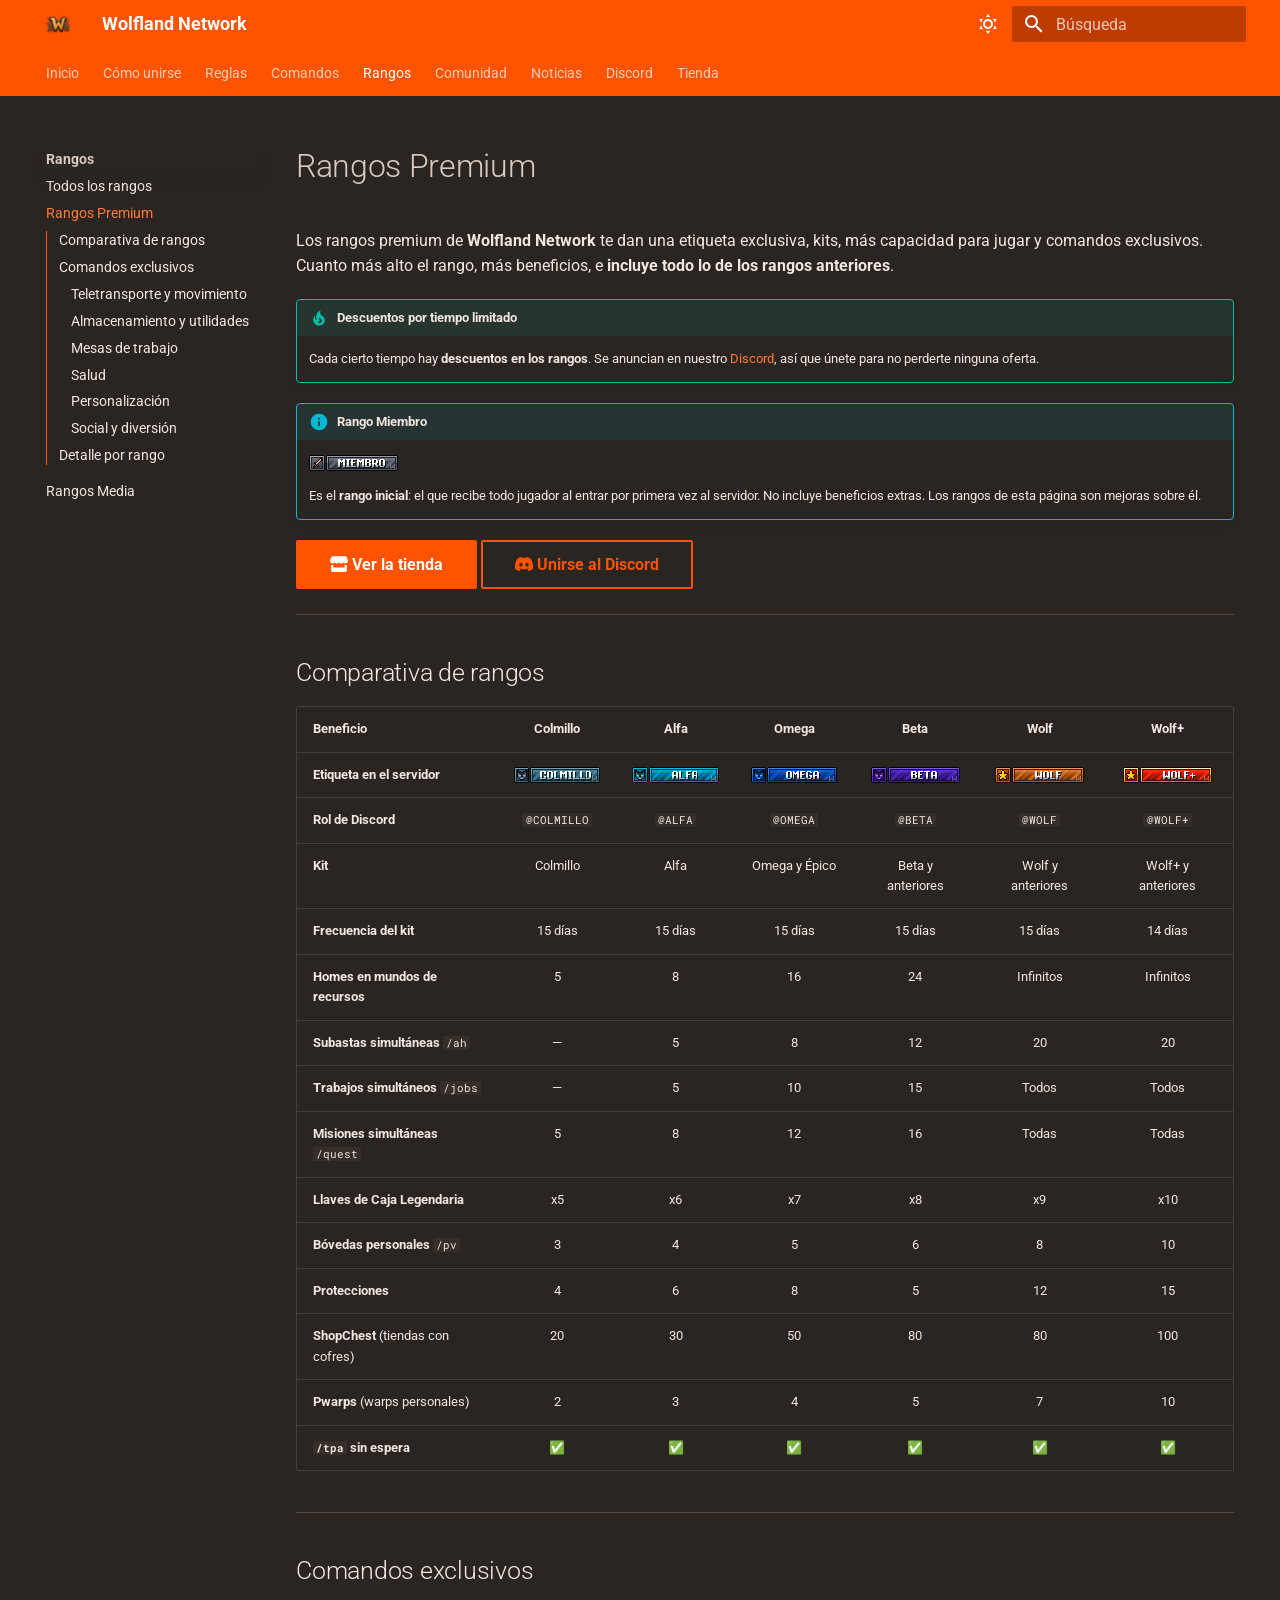
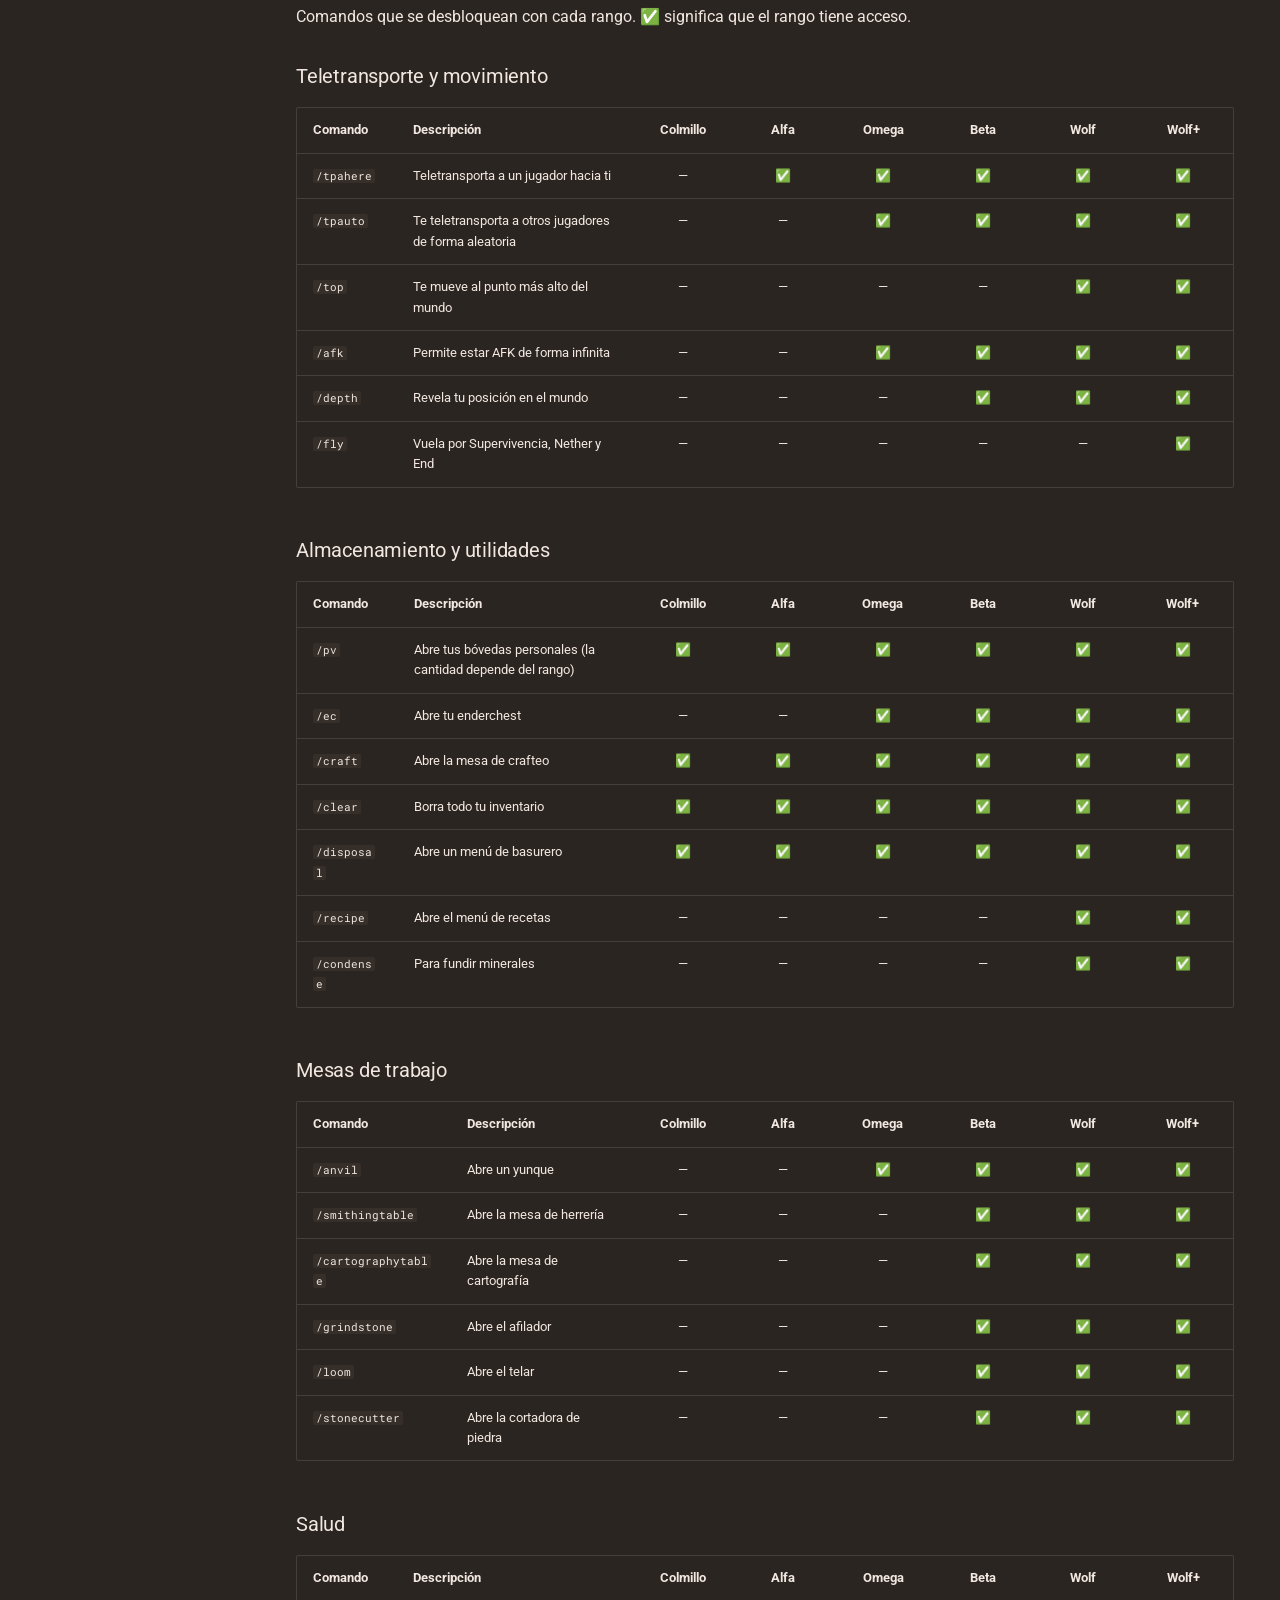
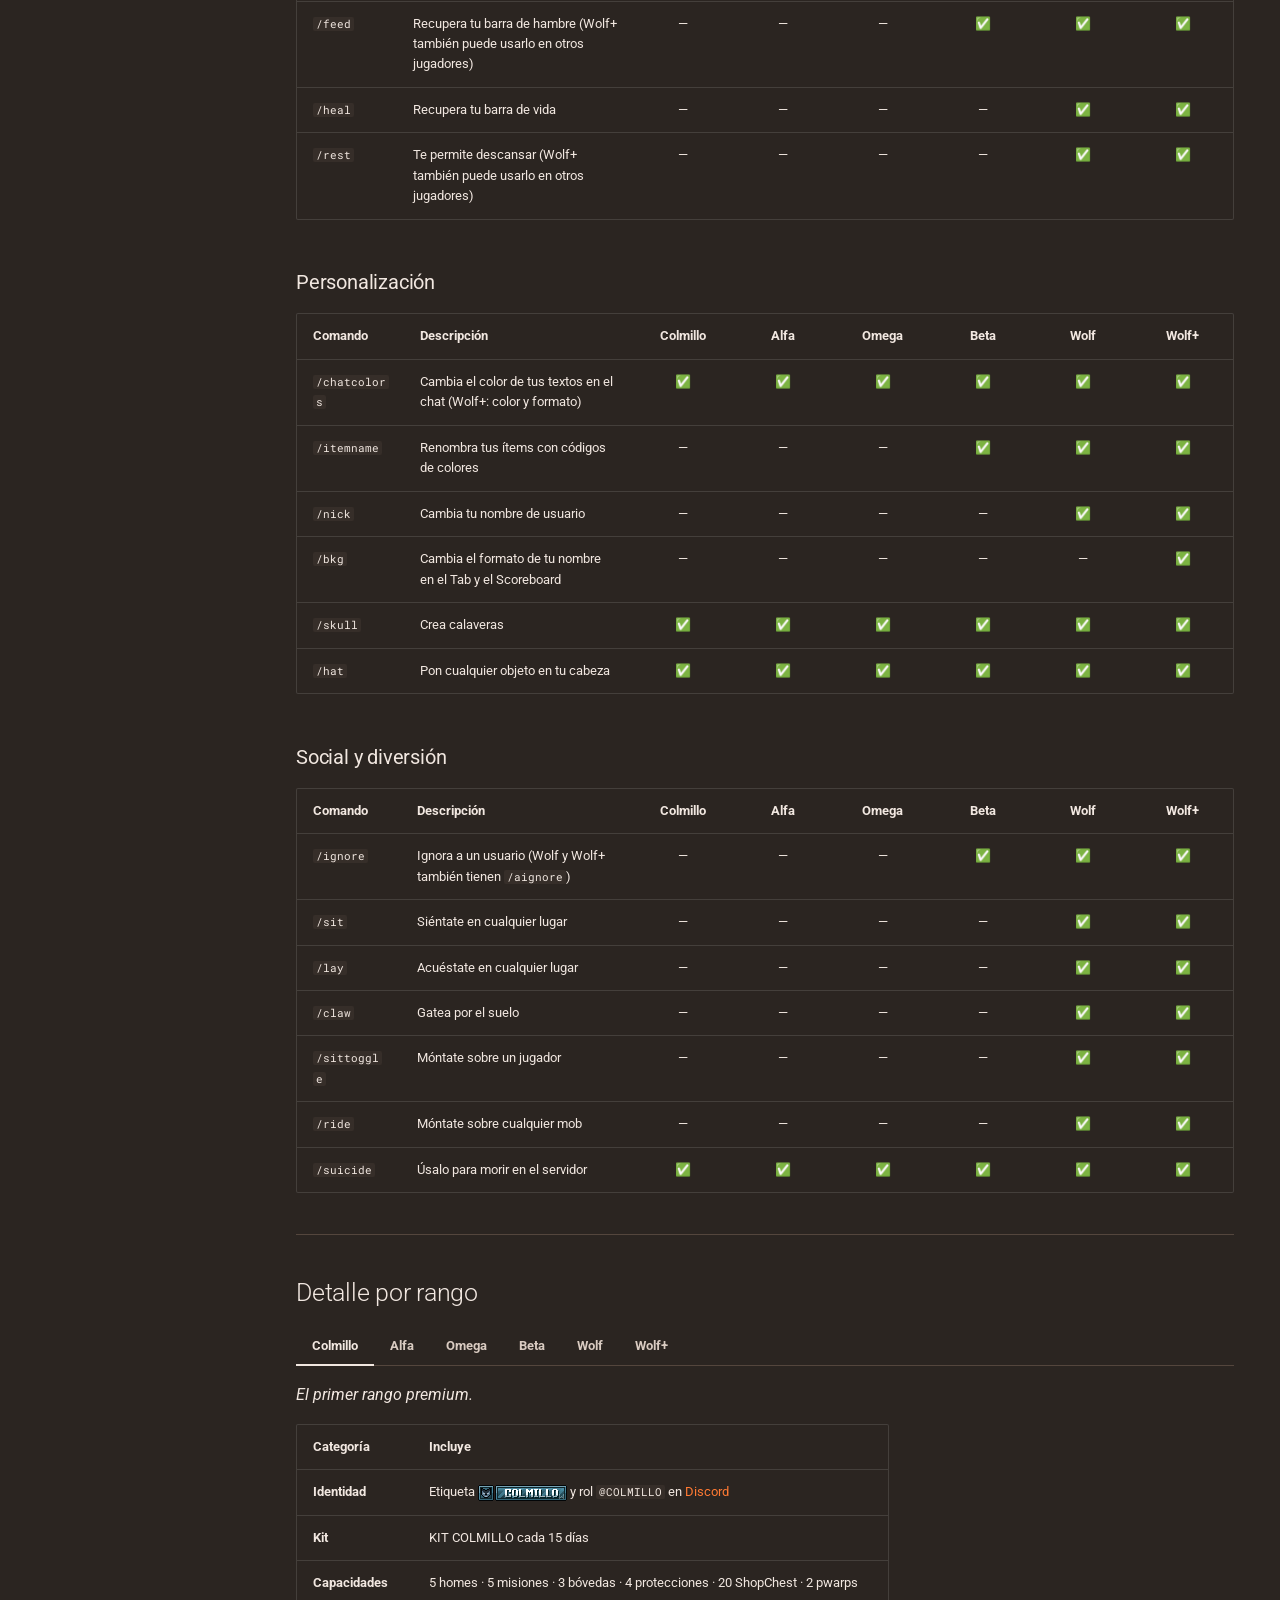
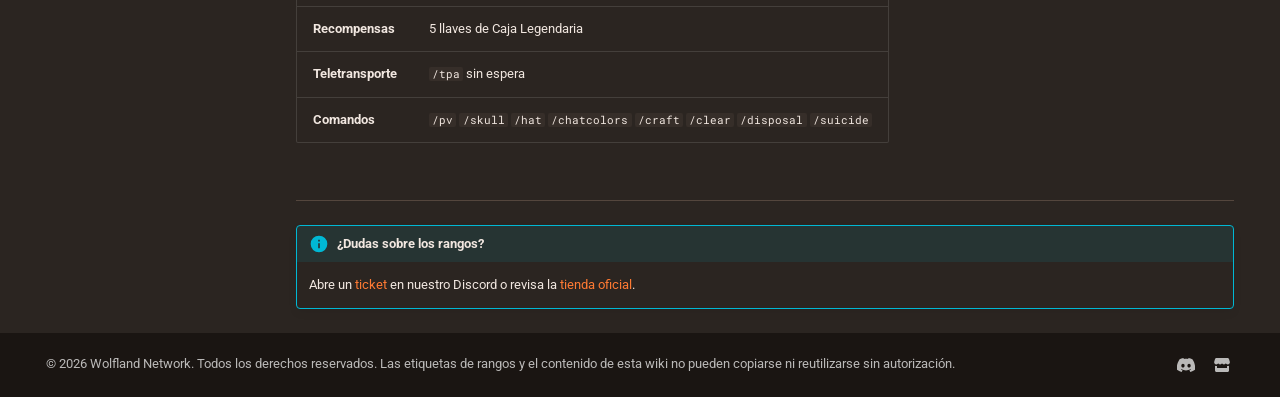
<file: rangos-premium/index.html>
<!doctype html>
<html lang="es" class="no-js">
  <head>
    
      <meta charset="utf-8">
      <meta name="viewport" content="width=device-width,initial-scale=1">
      
        <meta name="description" content="Wiki oficial de Wolfland Network, servidor de Minecraft Survival Custom">
      
      
      
      
        <link rel="prev" href="../rangos/">
      
      
        <link rel="next" href="../rangos-media/">
      
      
        
      
      
      <link rel="icon" href="../assets/favicon.png">
      <meta name="generator" content="mkdocs-1.6.1, mkdocs-material-9.8.2">
    
    
      
        <title>Rangos Premium - Wolfland Network</title>
      
    
    
      <link rel="stylesheet" href="../assets/stylesheets/main.57a0d79d.min.css">
      
        
        <link rel="stylesheet" href="../assets/stylesheets/palette.fb2fffe2.min.css">
      
      


    
    
      
    
    
      
        
        
        <link rel="preconnect" href="https://fonts.gstatic.com" crossorigin>
        <link rel="stylesheet" href="https://fonts.googleapis.com/css?family=Roboto:300,300i,400,400i,700,700i%7CRoboto+Mono:400,400i,700,700i&display=fallback">
        <style>:root{--md-text-font:"Roboto";--md-code-font:"Roboto Mono"}</style>
      
    
    
      <link rel="stylesheet" href="../stylesheets/extra.css">
    
    <script>__md_scope=new URL("..",location),__md_hash=e=>[...e].reduce(((e,_)=>(e<<5)-e+_.charCodeAt(0)),0),__md_get=(e,_=localStorage,t=__md_scope)=>JSON.parse(_.getItem(t.pathname+"."+e)),__md_set=(e,_,t=localStorage,a=__md_scope)=>{try{t.setItem(a.pathname+"."+e,JSON.stringify(_))}catch(e){}}</script>
    
      

    
    
  </head>
  
  
    
    
      
    
    
    
    
    <body dir="ltr" data-md-color-scheme="slate" data-md-color-primary="custom" data-md-color-accent="custom">
  
    
    <input class="md-toggle" data-md-toggle="drawer" type="checkbox" id="__drawer" autocomplete="off">
    <input class="md-toggle" data-md-toggle="search" type="checkbox" id="__search" autocomplete="off">
    <label class="md-overlay" for="__drawer"></label>
    <div data-md-component="skip">
      
        
        <a href="#rangos-premium" class="md-skip">
          Saltar a contenido
        </a>
      
    </div>
    <div data-md-component="announce">
      
    </div>
    
    
      

<header class="md-header" data-md-component="header">
  <nav class="md-header__inner md-grid" aria-label="Cabecera">
    <a href=".." title="Wolfland Network" class="md-header__button md-logo" aria-label="Wolfland Network" data-md-component="logo">
      
  <img src="../assets/logo.png" alt="logo">

    </a>
    <label class="md-header__button md-icon" for="__drawer">
      
      <svg xmlns="http://www.w3.org/2000/svg" viewBox="0 0 24 24"><path d="M3 6h18v2H3zm0 5h18v2H3zm0 5h18v2H3z"/></svg>
    </label>
    <div class="md-header__title" data-md-component="header-title">
      <div class="md-header__ellipsis">
        <div class="md-header__topic">
          <span class="md-ellipsis">
            Wolfland Network
          </span>
        </div>
        <div class="md-header__topic" data-md-component="header-topic">
          <span class="md-ellipsis">
            
              Rangos Premium
            
          </span>
        </div>
      </div>
    </div>
    
      
        <form class="md-header__option" data-md-component="palette">
  
    
    
    
    <input class="md-option" data-md-color-media="" data-md-color-scheme="slate" data-md-color-primary="custom" data-md-color-accent="custom"  aria-label="Cambiar a modo claro"  type="radio" name="__palette" id="__palette_0">
    
      <label class="md-header__button md-icon" title="Cambiar a modo claro" for="__palette_1" hidden>
        <svg xmlns="http://www.w3.org/2000/svg" viewBox="0 0 24 24"><path d="M12 7a5 5 0 0 1 5 5 5 5 0 0 1-5 5 5 5 0 0 1-5-5 5 5 0 0 1 5-5m0 2a3 3 0 0 0-3 3 3 3 0 0 0 3 3 3 3 0 0 0 3-3 3 3 0 0 0-3-3m0-7 2.39 3.42C13.65 5.15 12.84 5 12 5s-1.65.15-2.39.42zM3.34 7l4.16-.35A7.2 7.2 0 0 0 5.94 8.5c-.44.74-.69 1.5-.83 2.29zm.02 10 1.76-3.77a7.131 7.131 0 0 0 2.38 4.14zM20.65 7l-1.77 3.79a7.02 7.02 0 0 0-2.38-4.15zm-.01 10-4.14.36c.59-.51 1.12-1.14 1.54-1.86.42-.73.69-1.5.83-2.29zM12 22l-2.41-3.44c.74.27 1.55.44 2.41.44.82 0 1.63-.17 2.37-.44z"/></svg>
      </label>
    
  
    
    
    
    <input class="md-option" data-md-color-media="" data-md-color-scheme="default" data-md-color-primary="custom" data-md-color-accent="custom"  aria-label="Cambiar a modo oscuro"  type="radio" name="__palette" id="__palette_1">
    
      <label class="md-header__button md-icon" title="Cambiar a modo oscuro" for="__palette_0" hidden>
        <svg xmlns="http://www.w3.org/2000/svg" viewBox="0 0 24 24"><path d="m17.75 4.09-2.53 1.94.91 3.06-2.63-1.81-2.63 1.81.91-3.06-2.53-1.94L12.44 4l1.06-3 1.06 3zm3.5 6.91-1.64 1.25.59 1.98-1.7-1.17-1.7 1.17.59-1.98L15.75 11l2.06-.05L18.5 9l.69 1.95zm-2.28 4.95c.83-.08 1.72 1.1 1.19 1.85-.32.45-.66.87-1.08 1.27C15.17 23 8.84 23 4.94 19.07c-3.91-3.9-3.91-10.24 0-14.14.4-.4.82-.76 1.27-1.08.75-.53 1.93.36 1.85 1.19-.27 2.86.69 5.83 2.89 8.02a9.96 9.96 0 0 0 8.02 2.89m-1.64 2.02a12.08 12.08 0 0 1-7.8-3.47c-2.17-2.19-3.33-5-3.49-7.82-2.81 3.14-2.7 7.96.31 10.98 3.02 3.01 7.84 3.12 10.98.31"/></svg>
      </label>
    
  
</form>
      
    
    
      <script>var palette=__md_get("__palette");if(palette&&palette.color){if("(prefers-color-scheme)"===palette.color.media){var media=matchMedia("(prefers-color-scheme: light)"),input=document.querySelector(media.matches?"[data-md-color-media='(prefers-color-scheme: light)']":"[data-md-color-media='(prefers-color-scheme: dark)']");palette.color.media=input.getAttribute("data-md-color-media"),palette.color.scheme=input.getAttribute("data-md-color-scheme"),palette.color.primary=input.getAttribute("data-md-color-primary"),palette.color.accent=input.getAttribute("data-md-color-accent")}for(var[key,value]of Object.entries(palette.color))document.body.setAttribute("data-md-color-"+key,value)}</script>
    
    
    
      
      
        <label class="md-header__button md-icon" for="__search">
          
          <svg xmlns="http://www.w3.org/2000/svg" viewBox="0 0 24 24"><path d="M9.5 3A6.5 6.5 0 0 1 16 9.5c0 1.61-.59 3.09-1.56 4.23l.27.27h.79l5 5-1.5 1.5-5-5v-.79l-.27-.27A6.52 6.52 0 0 1 9.5 16 6.5 6.5 0 0 1 3 9.5 6.5 6.5 0 0 1 9.5 3m0 2C7 5 5 7 5 9.5S7 14 9.5 14 14 12 14 9.5 12 5 9.5 5"/></svg>
        </label>
        <div class="md-search" data-md-component="search" role="dialog">
  <label class="md-search__overlay" for="__search"></label>
  <div class="md-search__inner" role="search">
    <form class="md-search__form" name="search">
      <input type="text" class="md-search__input" name="query" aria-label="Búsqueda" placeholder="Búsqueda" autocapitalize="off" autocorrect="off" autocomplete="off" spellcheck="false" data-md-component="search-query" required>
      <label class="md-search__icon md-icon" for="__search">
        
        <svg xmlns="http://www.w3.org/2000/svg" viewBox="0 0 24 24"><path d="M9.5 3A6.5 6.5 0 0 1 16 9.5c0 1.61-.59 3.09-1.56 4.23l.27.27h.79l5 5-1.5 1.5-5-5v-.79l-.27-.27A6.52 6.52 0 0 1 9.5 16 6.5 6.5 0 0 1 3 9.5 6.5 6.5 0 0 1 9.5 3m0 2C7 5 5 7 5 9.5S7 14 9.5 14 14 12 14 9.5 12 5 9.5 5"/></svg>
        
        <svg xmlns="http://www.w3.org/2000/svg" viewBox="0 0 24 24"><path d="M20 11v2H8l5.5 5.5-1.42 1.42L4.16 12l7.92-7.92L13.5 5.5 8 11z"/></svg>
      </label>
      <nav class="md-search__options" aria-label="Buscar">
        
        <button type="reset" class="md-search__icon md-icon" title="Limpiar" aria-label="Limpiar" tabindex="-1">
          
          <svg xmlns="http://www.w3.org/2000/svg" viewBox="0 0 24 24"><path d="M19 6.41 17.59 5 12 10.59 6.41 5 5 6.41 10.59 12 5 17.59 6.41 19 12 13.41 17.59 19 19 17.59 13.41 12z"/></svg>
        </button>
      </nav>
      
        <div class="md-search__suggest" data-md-component="search-suggest"></div>
      
    </form>
    <div class="md-search__output">
      <div class="md-search__scrollwrap" tabindex="0" data-md-scrollfix>
        <div class="md-search-result" data-md-component="search-result">
          <div class="md-search-result__meta">
            Inicializando búsqueda
          </div>
          <ol class="md-search-result__list" role="presentation"></ol>
        </div>
      </div>
    </div>
  </div>
</div>
      
    
    
  </nav>
  
</header>
    
    <div class="md-container" data-md-component="container">
      
      
        
          
            
<nav class="md-tabs" aria-label="Pestañas" data-md-component="tabs">
  <div class="md-grid">
    <ul class="md-tabs__list">
      
        
  
  
  
  
    <li class="md-tabs__item">
      <a href=".." class="md-tabs__link">
        
  
  
    
  
  Inicio

      </a>
    </li>
  

      
        
  
  
  
  
    <li class="md-tabs__item">
      <a href="../unirse/" class="md-tabs__link">
        
  
  
    
  
  Cómo unirse

      </a>
    </li>
  

      
        
  
  
  
  
    <li class="md-tabs__item">
      <a href="../reglas/" class="md-tabs__link">
        
  
  
    
  
  Reglas

      </a>
    </li>
  

      
        
  
  
  
  
    <li class="md-tabs__item">
      <a href="../comandos/" class="md-tabs__link">
        
  
  
    
  
  Comandos

      </a>
    </li>
  

      
        
  
  
  
    
  
  
    
    
      <li class="md-tabs__item md-tabs__item--active">
        <a href="../rangos/" class="md-tabs__link">
          
  
  
  Rangos

        </a>
      </li>
    
  

      
        
  
  
  
  
    
    
      <li class="md-tabs__item">
        <a href="../staff/" class="md-tabs__link">
          
  
  
  Comunidad

        </a>
      </li>
    
  

      
        
  
  
  
  
    <li class="md-tabs__item">
      <a href="../noticias/" class="md-tabs__link">
        
  
  
    
  
  Noticias

      </a>
    </li>
  

      
        
  
  
  
  
    <li class="md-tabs__item">
      <a href="https://discord.com/invite/jCmngqZRFV" class="md-tabs__link">
        
  
  
    
  
  Discord

      </a>
    </li>
  

      
        
  
  
  
  
    <li class="md-tabs__item">
      <a href="https://wolfland.tebex.store/" class="md-tabs__link">
        
  
  
    
  
  Tienda

      </a>
    </li>
  

      
    </ul>
  </div>
</nav>
          
        
      
      <main class="md-main" data-md-component="main">
        <div class="md-main__inner md-grid">
          
            
              
              <div class="md-sidebar md-sidebar--primary" data-md-component="sidebar" data-md-type="navigation" >
                <div class="md-sidebar__scrollwrap">
                  <div class="md-sidebar__inner">
                    


  


  

<nav class="md-nav md-nav--primary md-nav--lifted md-nav--integrated" aria-label="Navegación" data-md-level="0">
  <label class="md-nav__title" for="__drawer">
    <a href=".." title="Wolfland Network" class="md-nav__button md-logo" aria-label="Wolfland Network" data-md-component="logo">
      
  <img src="../assets/logo.png" alt="logo">

    </a>
    Wolfland Network
  </label>
  
  <ul class="md-nav__list" data-md-scrollfix>
    
      
      
  
  
  
  
    <li class="md-nav__item">
      <a href=".." class="md-nav__link">
        
  
  
  <span class="md-ellipsis">
    
  
    Inicio
  

    
  </span>
  
  

      </a>
    </li>
  

    
      
      
  
  
  
  
    <li class="md-nav__item">
      <a href="../unirse/" class="md-nav__link">
        
  
  
  <span class="md-ellipsis">
    
  
    Cómo unirse
  

    
  </span>
  
  

      </a>
    </li>
  

    
      
      
  
  
  
  
    <li class="md-nav__item">
      <a href="../reglas/" class="md-nav__link">
        
  
  
  <span class="md-ellipsis">
    
  
    Reglas
  

    
  </span>
  
  

      </a>
    </li>
  

    
      
      
  
  
  
  
    <li class="md-nav__item">
      <a href="../comandos/" class="md-nav__link">
        
  
  
  <span class="md-ellipsis">
    
  
    Comandos
  

    
  </span>
  
  

      </a>
    </li>
  

    
      
      
  
  
    
  
  
  
    
    
    
    
      
        
        
      
      
    
    
    <li class="md-nav__item md-nav__item--active md-nav__item--section md-nav__item--nested">
      
        
        
        <input class="md-nav__toggle md-toggle " type="checkbox" id="__nav_5" checked>
        
          
          <label class="md-nav__link" for="__nav_5" id="__nav_5_label" tabindex="">
            
  
  
  <span class="md-ellipsis">
    
  
    Rangos
  

    
  </span>
  
  

            <span class="md-nav__icon md-icon"></span>
          </label>
        
        <nav class="md-nav" data-md-level="1" aria-labelledby="__nav_5_label" aria-expanded="true">
          <label class="md-nav__title" for="__nav_5">
            <span class="md-nav__icon md-icon"></span>
            
  
    Rangos
  

          </label>
          <ul class="md-nav__list" data-md-scrollfix>
            
              
                
  
  
  
  
    <li class="md-nav__item">
      <a href="../rangos/" class="md-nav__link">
        
  
  
  <span class="md-ellipsis">
    
  
    Todos los rangos
  

    
  </span>
  
  

      </a>
    </li>
  

              
            
              
                
  
  
    
  
  
  
    <li class="md-nav__item md-nav__item--active">
      
      <input class="md-nav__toggle md-toggle" type="checkbox" id="__toc">
      
      
        
      
      
        <label class="md-nav__link md-nav__link--active" for="__toc">
          
  
  
  <span class="md-ellipsis">
    
  
    Rangos Premium
  

    
  </span>
  
  

          <span class="md-nav__icon md-icon"></span>
        </label>
      
      <a href="./" class="md-nav__link md-nav__link--active">
        
  
  
  <span class="md-ellipsis">
    
  
    Rangos Premium
  

    
  </span>
  
  

      </a>
      
        

<nav class="md-nav md-nav--secondary" aria-label="Tabla de contenidos">
  
  
  
    
  
  
    <label class="md-nav__title" for="__toc">
      <span class="md-nav__icon md-icon"></span>
      Tabla de contenidos
    </label>
    <ul class="md-nav__list" data-md-component="toc" data-md-scrollfix>
      
        <li class="md-nav__item">
  <a href="#comparativa-de-rangos" class="md-nav__link">
    <span class="md-ellipsis">
      
        Comparativa de rangos
      
    </span>
  </a>
  
</li>
      
        <li class="md-nav__item">
  <a href="#comandos-exclusivos" class="md-nav__link">
    <span class="md-ellipsis">
      
        Comandos exclusivos
      
    </span>
  </a>
  
    <nav class="md-nav" aria-label="Comandos exclusivos">
      <ul class="md-nav__list">
        
          <li class="md-nav__item">
  <a href="#teletransporte-y-movimiento" class="md-nav__link">
    <span class="md-ellipsis">
      
        Teletransporte y movimiento
      
    </span>
  </a>
  
</li>
        
          <li class="md-nav__item">
  <a href="#almacenamiento-y-utilidades" class="md-nav__link">
    <span class="md-ellipsis">
      
        Almacenamiento y utilidades
      
    </span>
  </a>
  
</li>
        
          <li class="md-nav__item">
  <a href="#mesas-de-trabajo" class="md-nav__link">
    <span class="md-ellipsis">
      
        Mesas de trabajo
      
    </span>
  </a>
  
</li>
        
          <li class="md-nav__item">
  <a href="#salud" class="md-nav__link">
    <span class="md-ellipsis">
      
        Salud
      
    </span>
  </a>
  
</li>
        
          <li class="md-nav__item">
  <a href="#personalizacion" class="md-nav__link">
    <span class="md-ellipsis">
      
        Personalización
      
    </span>
  </a>
  
</li>
        
          <li class="md-nav__item">
  <a href="#social-y-diversion" class="md-nav__link">
    <span class="md-ellipsis">
      
        Social y diversión
      
    </span>
  </a>
  
</li>
        
      </ul>
    </nav>
  
</li>
      
        <li class="md-nav__item">
  <a href="#detalle-por-rango" class="md-nav__link">
    <span class="md-ellipsis">
      
        Detalle por rango
      
    </span>
  </a>
  
</li>
      
    </ul>
  
</nav>
      
    </li>
  

              
            
              
                
  
  
  
  
    <li class="md-nav__item">
      <a href="../rangos-media/" class="md-nav__link">
        
  
  
  <span class="md-ellipsis">
    
  
    Rangos Media
  

    
  </span>
  
  

      </a>
    </li>
  

              
            
          </ul>
        </nav>
      
    </li>
  

    
      
      
  
  
  
  
    
    
    
    
      
      
    
    
    <li class="md-nav__item md-nav__item--nested">
      
        
        
        <input class="md-nav__toggle md-toggle " type="checkbox" id="__nav_6" >
        
          
          <label class="md-nav__link" for="__nav_6" id="__nav_6_label" tabindex="0">
            
  
  
  <span class="md-ellipsis">
    
  
    Comunidad
  

    
  </span>
  
  

            <span class="md-nav__icon md-icon"></span>
          </label>
        
        <nav class="md-nav" data-md-level="1" aria-labelledby="__nav_6_label" aria-expanded="false">
          <label class="md-nav__title" for="__nav_6">
            <span class="md-nav__icon md-icon"></span>
            
  
    Comunidad
  

          </label>
          <ul class="md-nav__list" data-md-scrollfix>
            
              
                
  
  
  
  
    <li class="md-nav__item">
      <a href="../staff/" class="md-nav__link">
        
  
  
  <span class="md-ellipsis">
    
  
    Staff
  

    
  </span>
  
  

      </a>
    </li>
  

              
            
              
                
  
  
  
  
    <li class="md-nav__item">
      <a href="../eventos/" class="md-nav__link">
        
  
  
  <span class="md-ellipsis">
    
  
    Eventos
  

    
  </span>
  
  

      </a>
    </li>
  

              
            
              
                
  
  
  
  
    <li class="md-nav__item">
      <a href="../servicios/" class="md-nav__link">
        
  
  
  <span class="md-ellipsis">
    
  
    Servicios de contenido
  

    
  </span>
  
  

      </a>
    </li>
  

              
            
          </ul>
        </nav>
      
    </li>
  

    
      
      
  
  
  
  
    <li class="md-nav__item">
      <a href="../noticias/" class="md-nav__link">
        
  
  
  <span class="md-ellipsis">
    
  
    Noticias
  

    
  </span>
  
  

      </a>
    </li>
  

    
      
      
  
  
  
  
    <li class="md-nav__item">
      <a href="https://discord.com/invite/jCmngqZRFV" class="md-nav__link">
        
  
  
  <span class="md-ellipsis">
    
  
    Discord
  

    
  </span>
  
  

      </a>
    </li>
  

    
      
      
  
  
  
  
    <li class="md-nav__item">
      <a href="https://wolfland.tebex.store/" class="md-nav__link">
        
  
  
  <span class="md-ellipsis">
    
  
    Tienda
  

    
  </span>
  
  

      </a>
    </li>
  

    
  </ul>
</nav>
                  </div>
                </div>
              </div>
            
            
          
          
            <div class="md-content" data-md-component="content">
              
              <article class="md-content__inner md-typeset">
                
                  



<h1 id="rangos-premium">Rangos Premium<a class="headerlink" href="#rangos-premium" title="Permanent link">&para;</a></h1>
<p>Los rangos premium de <strong>Wolfland Network</strong> te dan una etiqueta exclusiva, kits, más capacidad para jugar y comandos exclusivos. Cuanto más alto el rango, más beneficios, e <strong>incluye todo lo de los rangos anteriores</strong>.</p>
<div class="admonition tip">
<p class="admonition-title">Descuentos por tiempo limitado</p>
<p>Cada cierto tiempo hay <strong>descuentos en los rangos</strong>. Se anuncian en nuestro <a href="https://discord.com/invite/jCmngqZRFV">Discord</a>, así que únete para no perderte ninguna oferta.</p>
</div>
<div class="admonition info">
<p class="admonition-title">Rango Miembro</p>
<p><img alt="Miembro" class="rank-tag" src="../assets/images/ranks/miembro.png" /></p>
<p>Es el <strong>rango inicial</strong>: el que recibe todo jugador al entrar por primera vez al servidor. No incluye beneficios extras. Los rangos de esta página son mejoras sobre él.</p>
</div>
<p><a class="md-button md-button--primary" href="https://wolfland.tebex.store/"><span class="twemoji"><svg xmlns="http://www.w3.org/2000/svg" viewBox="0 0 512 512"><!--! Font Awesome Free 7.1.0 by @fontawesome - https://fontawesome.com License - https://fontawesome.com/license/free (Icons: CC BY 4.0, Fonts: SIL OFL 1.1, Code: MIT License) Copyright 2025 Fonticons, Inc.--><path d="M30.7 72.3C37.6 48.4 59.5 32 84.4 32h344c24.9 0 46.8 16.4 53.8 40.3l23.4 80.2c12.8 43.7-20.1 87.5-65.6 87.5-26.3 0-49.4-14.9-60.8-37.1-11.6 21.9-34.6 37.1-61.4 37.1-26.6 0-49.7-15-61.3-37-11.6 22-34.7 37-61.3 37-26.8 0-49.8-15.1-61.4-37.1C122.4 225 99.3 240 73 240c-45.6 0-78.4-43.7-65.6-87.5zM96.4 352h320v-66.4c7.6 1.6 15.5 2.4 23.5 2.4 14.3 0 28-2.6 40.5-7.2V432c0 26.5-21.5 48-48 48h-352c-26.5 0-48-21.5-48-48V280.8c12.5 4.6 26.1 7.2 40.5 7.2 8.1 0 15.9-.8 23.5-2.4z"/></svg></span> Ver la tienda</a>
<a class="md-button" href="https://discord.com/invite/jCmngqZRFV"><span class="twemoji"><svg xmlns="http://www.w3.org/2000/svg" viewBox="0 0 576 512"><!--! Font Awesome Free 7.1.0 by @fontawesome - https://fontawesome.com License - https://fontawesome.com/license/free (Icons: CC BY 4.0, Fonts: SIL OFL 1.1, Code: MIT License) Copyright 2025 Fonticons, Inc.--><path d="M492.5 69.8c-.2-.3-.4-.6-.8-.7-38.1-17.5-78.4-30-119.7-37.1-.4-.1-.8 0-1.1.1s-.6.4-.8.8c-5.5 9.9-10.5 20.2-14.9 30.6-44.6-6.8-89.9-6.8-134.4 0-4.5-10.5-9.5-20.7-15.1-30.6-.2-.3-.5-.6-.8-.8s-.7-.2-1.1-.2C162.5 39 122.2 51.5 84.1 69c-.3.1-.6.4-.8.7C7.1 183.5-13.8 294.6-3.6 404.2c0 .3.1.5.2.8s.3.4.5.6c44.4 32.9 94 58 146.8 74.2.4.1.8.1 1.1 0s.7-.4.9-.7c11.3-15.4 21.4-31.8 30-48.8.1-.2.2-.5.2-.8s0-.5-.1-.8-.2-.5-.4-.6-.4-.3-.7-.4c-15.8-6.1-31.2-13.4-45.9-21.9-.3-.2-.5-.4-.7-.6s-.3-.6-.3-.9 0-.6.2-.9.3-.5.6-.7c3.1-2.3 6.2-4.7 9.1-7.1.3-.2.6-.4.9-.4s.7 0 1 .1c96.2 43.9 200.4 43.9 295.5 0 .3-.1.7-.2 1-.2s.7.2.9.4c2.9 2.4 6 4.9 9.1 7.2.2.2.4.4.6.7s.2.6.2.9-.1.6-.3.9-.4.5-.6.6c-14.7 8.6-30 15.9-45.9 21.8-.2.1-.5.2-.7.4s-.3.4-.4.7-.1.5-.1.8.1.5.2.8c8.8 17 18.8 33.3 30 48.8.2.3.6.6.9.7s.8.1 1.1 0c52.9-16.2 102.6-41.3 147.1-74.2.2-.2.4-.4.5-.6s.2-.5.2-.8c12.3-126.8-20.5-236.9-86.9-334.5zm-302 267.7c-29 0-52.8-26.6-52.8-59.2s23.4-59.2 52.8-59.2c29.7 0 53.3 26.8 52.8 59.2 0 32.7-23.4 59.2-52.8 59.2m195.4 0c-29 0-52.8-26.6-52.8-59.2s23.4-59.2 52.8-59.2c29.7 0 53.3 26.8 52.8 59.2 0 32.7-23.2 59.2-52.8 59.2"/></svg></span> Unirse al Discord</a></p>
<hr />
<h2 id="comparativa-de-rangos">Comparativa de rangos<a class="headerlink" href="#comparativa-de-rangos" title="Permanent link">&para;</a></h2>
<table>
<thead>
<tr>
<th>Beneficio</th>
<th style="text-align: center;">Colmillo</th>
<th style="text-align: center;">Alfa</th>
<th style="text-align: center;">Omega</th>
<th style="text-align: center;">Beta</th>
<th style="text-align: center;">Wolf</th>
<th style="text-align: center;">Wolf+</th>
</tr>
</thead>
<tbody>
<tr>
<td><strong>Etiqueta en el servidor</strong></td>
<td style="text-align: center;"><img alt="Colmillo" class="rank-tag" src="../assets/images/ranks/colmillo.png" /></td>
<td style="text-align: center;"><img alt="Alfa" class="rank-tag" src="../assets/images/ranks/alfa.png" /></td>
<td style="text-align: center;"><img alt="Omega" class="rank-tag" src="../assets/images/ranks/omega.png" /></td>
<td style="text-align: center;"><img alt="Beta" class="rank-tag" src="../assets/images/ranks/beta.png" /></td>
<td style="text-align: center;"><img alt="Wolf" class="rank-tag" src="../assets/images/ranks/wolf.png" /></td>
<td style="text-align: center;"><img alt="Wolf+" class="rank-tag" src="../assets/images/ranks/wolf-plus.png" /></td>
</tr>
<tr>
<td><strong>Rol de Discord</strong></td>
<td style="text-align: center;"><code>@COLMILLO</code></td>
<td style="text-align: center;"><code>@ALFA</code></td>
<td style="text-align: center;"><code>@OMEGA</code></td>
<td style="text-align: center;"><code>@BETA</code></td>
<td style="text-align: center;"><code>@WOLF</code></td>
<td style="text-align: center;"><code>@WOLF+</code></td>
</tr>
<tr>
<td><strong>Kit</strong></td>
<td style="text-align: center;">Colmillo</td>
<td style="text-align: center;">Alfa</td>
<td style="text-align: center;">Omega y Épico</td>
<td style="text-align: center;">Beta y anteriores</td>
<td style="text-align: center;">Wolf y anteriores</td>
<td style="text-align: center;">Wolf+ y anteriores</td>
</tr>
<tr>
<td><strong>Frecuencia del kit</strong></td>
<td style="text-align: center;">15 días</td>
<td style="text-align: center;">15 días</td>
<td style="text-align: center;">15 días</td>
<td style="text-align: center;">15 días</td>
<td style="text-align: center;">15 días</td>
<td style="text-align: center;">14 días</td>
</tr>
<tr>
<td><strong>Homes en mundos de recursos</strong></td>
<td style="text-align: center;">5</td>
<td style="text-align: center;">8</td>
<td style="text-align: center;">16</td>
<td style="text-align: center;">24</td>
<td style="text-align: center;">Infinitos</td>
<td style="text-align: center;">Infinitos</td>
</tr>
<tr>
<td><strong>Subastas simultáneas</strong> <code>/ah</code></td>
<td style="text-align: center;">—</td>
<td style="text-align: center;">5</td>
<td style="text-align: center;">8</td>
<td style="text-align: center;">12</td>
<td style="text-align: center;">20</td>
<td style="text-align: center;">20</td>
</tr>
<tr>
<td><strong>Trabajos simultáneos</strong> <code>/jobs</code></td>
<td style="text-align: center;">—</td>
<td style="text-align: center;">5</td>
<td style="text-align: center;">10</td>
<td style="text-align: center;">15</td>
<td style="text-align: center;">Todos</td>
<td style="text-align: center;">Todos</td>
</tr>
<tr>
<td><strong>Misiones simultáneas</strong> <code>/quest</code></td>
<td style="text-align: center;">5</td>
<td style="text-align: center;">8</td>
<td style="text-align: center;">12</td>
<td style="text-align: center;">16</td>
<td style="text-align: center;">Todas</td>
<td style="text-align: center;">Todas</td>
</tr>
<tr>
<td><strong>Llaves de Caja Legendaria</strong></td>
<td style="text-align: center;">x5</td>
<td style="text-align: center;">x6</td>
<td style="text-align: center;">x7</td>
<td style="text-align: center;">x8</td>
<td style="text-align: center;">x9</td>
<td style="text-align: center;">x10</td>
</tr>
<tr>
<td><strong>Bóvedas personales</strong> <code>/pv</code></td>
<td style="text-align: center;">3</td>
<td style="text-align: center;">4</td>
<td style="text-align: center;">5</td>
<td style="text-align: center;">6</td>
<td style="text-align: center;">8</td>
<td style="text-align: center;">10</td>
</tr>
<tr>
<td><strong>Protecciones</strong></td>
<td style="text-align: center;">4</td>
<td style="text-align: center;">6</td>
<td style="text-align: center;">8</td>
<td style="text-align: center;">5</td>
<td style="text-align: center;">12</td>
<td style="text-align: center;">15</td>
</tr>
<tr>
<td><strong>ShopChest</strong> (tiendas con cofres)</td>
<td style="text-align: center;">20</td>
<td style="text-align: center;">30</td>
<td style="text-align: center;">50</td>
<td style="text-align: center;">80</td>
<td style="text-align: center;">80</td>
<td style="text-align: center;">100</td>
</tr>
<tr>
<td><strong>Pwarps</strong> (warps personales)</td>
<td style="text-align: center;">2</td>
<td style="text-align: center;">3</td>
<td style="text-align: center;">4</td>
<td style="text-align: center;">5</td>
<td style="text-align: center;">7</td>
<td style="text-align: center;">10</td>
</tr>
<tr>
<td><strong><code>/tpa</code> sin espera</strong></td>
<td style="text-align: center;">✅</td>
<td style="text-align: center;">✅</td>
<td style="text-align: center;">✅</td>
<td style="text-align: center;">✅</td>
<td style="text-align: center;">✅</td>
<td style="text-align: center;">✅</td>
</tr>
</tbody>
</table>
<hr />
<h2 id="comandos-exclusivos">Comandos exclusivos<a class="headerlink" href="#comandos-exclusivos" title="Permanent link">&para;</a></h2>
<p>Comandos que se desbloquean con cada rango. ✅ significa que el rango tiene acceso.</p>
<h3 id="teletransporte-y-movimiento">Teletransporte y movimiento<a class="headerlink" href="#teletransporte-y-movimiento" title="Permanent link">&para;</a></h3>
<table>
<thead>
<tr>
<th>Comando</th>
<th>Descripción</th>
<th style="text-align: center;">Colmillo</th>
<th style="text-align: center;">Alfa</th>
<th style="text-align: center;">Omega</th>
<th style="text-align: center;">Beta</th>
<th style="text-align: center;">Wolf</th>
<th style="text-align: center;">Wolf+</th>
</tr>
</thead>
<tbody>
<tr>
<td><code>/tpahere</code></td>
<td>Teletransporta a un jugador hacia ti</td>
<td style="text-align: center;">—</td>
<td style="text-align: center;">✅</td>
<td style="text-align: center;">✅</td>
<td style="text-align: center;">✅</td>
<td style="text-align: center;">✅</td>
<td style="text-align: center;">✅</td>
</tr>
<tr>
<td><code>/tpauto</code></td>
<td>Te teletransporta a otros jugadores de forma aleatoria</td>
<td style="text-align: center;">—</td>
<td style="text-align: center;">—</td>
<td style="text-align: center;">✅</td>
<td style="text-align: center;">✅</td>
<td style="text-align: center;">✅</td>
<td style="text-align: center;">✅</td>
</tr>
<tr>
<td><code>/top</code></td>
<td>Te mueve al punto más alto del mundo</td>
<td style="text-align: center;">—</td>
<td style="text-align: center;">—</td>
<td style="text-align: center;">—</td>
<td style="text-align: center;">—</td>
<td style="text-align: center;">✅</td>
<td style="text-align: center;">✅</td>
</tr>
<tr>
<td><code>/afk</code></td>
<td>Permite estar AFK de forma infinita</td>
<td style="text-align: center;">—</td>
<td style="text-align: center;">—</td>
<td style="text-align: center;">✅</td>
<td style="text-align: center;">✅</td>
<td style="text-align: center;">✅</td>
<td style="text-align: center;">✅</td>
</tr>
<tr>
<td><code>/depth</code></td>
<td>Revela tu posición en el mundo</td>
<td style="text-align: center;">—</td>
<td style="text-align: center;">—</td>
<td style="text-align: center;">—</td>
<td style="text-align: center;">✅</td>
<td style="text-align: center;">✅</td>
<td style="text-align: center;">✅</td>
</tr>
<tr>
<td><code>/fly</code></td>
<td>Vuela por Supervivencia, Nether y End</td>
<td style="text-align: center;">—</td>
<td style="text-align: center;">—</td>
<td style="text-align: center;">—</td>
<td style="text-align: center;">—</td>
<td style="text-align: center;">—</td>
<td style="text-align: center;">✅</td>
</tr>
</tbody>
</table>
<h3 id="almacenamiento-y-utilidades">Almacenamiento y utilidades<a class="headerlink" href="#almacenamiento-y-utilidades" title="Permanent link">&para;</a></h3>
<table>
<thead>
<tr>
<th>Comando</th>
<th>Descripción</th>
<th style="text-align: center;">Colmillo</th>
<th style="text-align: center;">Alfa</th>
<th style="text-align: center;">Omega</th>
<th style="text-align: center;">Beta</th>
<th style="text-align: center;">Wolf</th>
<th style="text-align: center;">Wolf+</th>
</tr>
</thead>
<tbody>
<tr>
<td><code>/pv</code></td>
<td>Abre tus bóvedas personales (la cantidad depende del rango)</td>
<td style="text-align: center;">✅</td>
<td style="text-align: center;">✅</td>
<td style="text-align: center;">✅</td>
<td style="text-align: center;">✅</td>
<td style="text-align: center;">✅</td>
<td style="text-align: center;">✅</td>
</tr>
<tr>
<td><code>/ec</code></td>
<td>Abre tu enderchest</td>
<td style="text-align: center;">—</td>
<td style="text-align: center;">—</td>
<td style="text-align: center;">✅</td>
<td style="text-align: center;">✅</td>
<td style="text-align: center;">✅</td>
<td style="text-align: center;">✅</td>
</tr>
<tr>
<td><code>/craft</code></td>
<td>Abre la mesa de crafteo</td>
<td style="text-align: center;">✅</td>
<td style="text-align: center;">✅</td>
<td style="text-align: center;">✅</td>
<td style="text-align: center;">✅</td>
<td style="text-align: center;">✅</td>
<td style="text-align: center;">✅</td>
</tr>
<tr>
<td><code>/clear</code></td>
<td>Borra todo tu inventario</td>
<td style="text-align: center;">✅</td>
<td style="text-align: center;">✅</td>
<td style="text-align: center;">✅</td>
<td style="text-align: center;">✅</td>
<td style="text-align: center;">✅</td>
<td style="text-align: center;">✅</td>
</tr>
<tr>
<td><code>/disposal</code></td>
<td>Abre un menú de basurero</td>
<td style="text-align: center;">✅</td>
<td style="text-align: center;">✅</td>
<td style="text-align: center;">✅</td>
<td style="text-align: center;">✅</td>
<td style="text-align: center;">✅</td>
<td style="text-align: center;">✅</td>
</tr>
<tr>
<td><code>/recipe</code></td>
<td>Abre el menú de recetas</td>
<td style="text-align: center;">—</td>
<td style="text-align: center;">—</td>
<td style="text-align: center;">—</td>
<td style="text-align: center;">—</td>
<td style="text-align: center;">✅</td>
<td style="text-align: center;">✅</td>
</tr>
<tr>
<td><code>/condense</code></td>
<td>Para fundir minerales</td>
<td style="text-align: center;">—</td>
<td style="text-align: center;">—</td>
<td style="text-align: center;">—</td>
<td style="text-align: center;">—</td>
<td style="text-align: center;">✅</td>
<td style="text-align: center;">✅</td>
</tr>
</tbody>
</table>
<h3 id="mesas-de-trabajo">Mesas de trabajo<a class="headerlink" href="#mesas-de-trabajo" title="Permanent link">&para;</a></h3>
<table>
<thead>
<tr>
<th>Comando</th>
<th>Descripción</th>
<th style="text-align: center;">Colmillo</th>
<th style="text-align: center;">Alfa</th>
<th style="text-align: center;">Omega</th>
<th style="text-align: center;">Beta</th>
<th style="text-align: center;">Wolf</th>
<th style="text-align: center;">Wolf+</th>
</tr>
</thead>
<tbody>
<tr>
<td><code>/anvil</code></td>
<td>Abre un yunque</td>
<td style="text-align: center;">—</td>
<td style="text-align: center;">—</td>
<td style="text-align: center;">✅</td>
<td style="text-align: center;">✅</td>
<td style="text-align: center;">✅</td>
<td style="text-align: center;">✅</td>
</tr>
<tr>
<td><code>/smithingtable</code></td>
<td>Abre la mesa de herrería</td>
<td style="text-align: center;">—</td>
<td style="text-align: center;">—</td>
<td style="text-align: center;">—</td>
<td style="text-align: center;">✅</td>
<td style="text-align: center;">✅</td>
<td style="text-align: center;">✅</td>
</tr>
<tr>
<td><code>/cartographytable</code></td>
<td>Abre la mesa de cartografía</td>
<td style="text-align: center;">—</td>
<td style="text-align: center;">—</td>
<td style="text-align: center;">—</td>
<td style="text-align: center;">✅</td>
<td style="text-align: center;">✅</td>
<td style="text-align: center;">✅</td>
</tr>
<tr>
<td><code>/grindstone</code></td>
<td>Abre el afilador</td>
<td style="text-align: center;">—</td>
<td style="text-align: center;">—</td>
<td style="text-align: center;">—</td>
<td style="text-align: center;">✅</td>
<td style="text-align: center;">✅</td>
<td style="text-align: center;">✅</td>
</tr>
<tr>
<td><code>/loom</code></td>
<td>Abre el telar</td>
<td style="text-align: center;">—</td>
<td style="text-align: center;">—</td>
<td style="text-align: center;">—</td>
<td style="text-align: center;">✅</td>
<td style="text-align: center;">✅</td>
<td style="text-align: center;">✅</td>
</tr>
<tr>
<td><code>/stonecutter</code></td>
<td>Abre la cortadora de piedra</td>
<td style="text-align: center;">—</td>
<td style="text-align: center;">—</td>
<td style="text-align: center;">—</td>
<td style="text-align: center;">✅</td>
<td style="text-align: center;">✅</td>
<td style="text-align: center;">✅</td>
</tr>
</tbody>
</table>
<h3 id="salud">Salud<a class="headerlink" href="#salud" title="Permanent link">&para;</a></h3>
<table>
<thead>
<tr>
<th>Comando</th>
<th>Descripción</th>
<th style="text-align: center;">Colmillo</th>
<th style="text-align: center;">Alfa</th>
<th style="text-align: center;">Omega</th>
<th style="text-align: center;">Beta</th>
<th style="text-align: center;">Wolf</th>
<th style="text-align: center;">Wolf+</th>
</tr>
</thead>
<tbody>
<tr>
<td><code>/feed</code></td>
<td>Recupera tu barra de hambre (Wolf+ también puede usarlo en otros jugadores)</td>
<td style="text-align: center;">—</td>
<td style="text-align: center;">—</td>
<td style="text-align: center;">—</td>
<td style="text-align: center;">✅</td>
<td style="text-align: center;">✅</td>
<td style="text-align: center;">✅</td>
</tr>
<tr>
<td><code>/heal</code></td>
<td>Recupera tu barra de vida</td>
<td style="text-align: center;">—</td>
<td style="text-align: center;">—</td>
<td style="text-align: center;">—</td>
<td style="text-align: center;">—</td>
<td style="text-align: center;">✅</td>
<td style="text-align: center;">✅</td>
</tr>
<tr>
<td><code>/rest</code></td>
<td>Te permite descansar (Wolf+ también puede usarlo en otros jugadores)</td>
<td style="text-align: center;">—</td>
<td style="text-align: center;">—</td>
<td style="text-align: center;">—</td>
<td style="text-align: center;">—</td>
<td style="text-align: center;">✅</td>
<td style="text-align: center;">✅</td>
</tr>
</tbody>
</table>
<h3 id="personalizacion">Personalización<a class="headerlink" href="#personalizacion" title="Permanent link">&para;</a></h3>
<table>
<thead>
<tr>
<th>Comando</th>
<th>Descripción</th>
<th style="text-align: center;">Colmillo</th>
<th style="text-align: center;">Alfa</th>
<th style="text-align: center;">Omega</th>
<th style="text-align: center;">Beta</th>
<th style="text-align: center;">Wolf</th>
<th style="text-align: center;">Wolf+</th>
</tr>
</thead>
<tbody>
<tr>
<td><code>/chatcolors</code></td>
<td>Cambia el color de tus textos en el chat (Wolf+: color y formato)</td>
<td style="text-align: center;">✅</td>
<td style="text-align: center;">✅</td>
<td style="text-align: center;">✅</td>
<td style="text-align: center;">✅</td>
<td style="text-align: center;">✅</td>
<td style="text-align: center;">✅</td>
</tr>
<tr>
<td><code>/itemname</code></td>
<td>Renombra tus ítems con códigos de colores</td>
<td style="text-align: center;">—</td>
<td style="text-align: center;">—</td>
<td style="text-align: center;">—</td>
<td style="text-align: center;">✅</td>
<td style="text-align: center;">✅</td>
<td style="text-align: center;">✅</td>
</tr>
<tr>
<td><code>/nick</code></td>
<td>Cambia tu nombre de usuario</td>
<td style="text-align: center;">—</td>
<td style="text-align: center;">—</td>
<td style="text-align: center;">—</td>
<td style="text-align: center;">—</td>
<td style="text-align: center;">✅</td>
<td style="text-align: center;">✅</td>
</tr>
<tr>
<td><code>/bkg</code></td>
<td>Cambia el formato de tu nombre en el Tab y el Scoreboard</td>
<td style="text-align: center;">—</td>
<td style="text-align: center;">—</td>
<td style="text-align: center;">—</td>
<td style="text-align: center;">—</td>
<td style="text-align: center;">—</td>
<td style="text-align: center;">✅</td>
</tr>
<tr>
<td><code>/skull</code></td>
<td>Crea calaveras</td>
<td style="text-align: center;">✅</td>
<td style="text-align: center;">✅</td>
<td style="text-align: center;">✅</td>
<td style="text-align: center;">✅</td>
<td style="text-align: center;">✅</td>
<td style="text-align: center;">✅</td>
</tr>
<tr>
<td><code>/hat</code></td>
<td>Pon cualquier objeto en tu cabeza</td>
<td style="text-align: center;">✅</td>
<td style="text-align: center;">✅</td>
<td style="text-align: center;">✅</td>
<td style="text-align: center;">✅</td>
<td style="text-align: center;">✅</td>
<td style="text-align: center;">✅</td>
</tr>
</tbody>
</table>
<h3 id="social-y-diversion">Social y diversión<a class="headerlink" href="#social-y-diversion" title="Permanent link">&para;</a></h3>
<table>
<thead>
<tr>
<th>Comando</th>
<th>Descripción</th>
<th style="text-align: center;">Colmillo</th>
<th style="text-align: center;">Alfa</th>
<th style="text-align: center;">Omega</th>
<th style="text-align: center;">Beta</th>
<th style="text-align: center;">Wolf</th>
<th style="text-align: center;">Wolf+</th>
</tr>
</thead>
<tbody>
<tr>
<td><code>/ignore</code></td>
<td>Ignora a un usuario (Wolf y Wolf+ también tienen <code>/aignore</code>)</td>
<td style="text-align: center;">—</td>
<td style="text-align: center;">—</td>
<td style="text-align: center;">—</td>
<td style="text-align: center;">✅</td>
<td style="text-align: center;">✅</td>
<td style="text-align: center;">✅</td>
</tr>
<tr>
<td><code>/sit</code></td>
<td>Siéntate en cualquier lugar</td>
<td style="text-align: center;">—</td>
<td style="text-align: center;">—</td>
<td style="text-align: center;">—</td>
<td style="text-align: center;">—</td>
<td style="text-align: center;">✅</td>
<td style="text-align: center;">✅</td>
</tr>
<tr>
<td><code>/lay</code></td>
<td>Acuéstate en cualquier lugar</td>
<td style="text-align: center;">—</td>
<td style="text-align: center;">—</td>
<td style="text-align: center;">—</td>
<td style="text-align: center;">—</td>
<td style="text-align: center;">✅</td>
<td style="text-align: center;">✅</td>
</tr>
<tr>
<td><code>/claw</code></td>
<td>Gatea por el suelo</td>
<td style="text-align: center;">—</td>
<td style="text-align: center;">—</td>
<td style="text-align: center;">—</td>
<td style="text-align: center;">—</td>
<td style="text-align: center;">✅</td>
<td style="text-align: center;">✅</td>
</tr>
<tr>
<td><code>/sittoggle</code></td>
<td>Móntate sobre un jugador</td>
<td style="text-align: center;">—</td>
<td style="text-align: center;">—</td>
<td style="text-align: center;">—</td>
<td style="text-align: center;">—</td>
<td style="text-align: center;">✅</td>
<td style="text-align: center;">✅</td>
</tr>
<tr>
<td><code>/ride</code></td>
<td>Móntate sobre cualquier mob</td>
<td style="text-align: center;">—</td>
<td style="text-align: center;">—</td>
<td style="text-align: center;">—</td>
<td style="text-align: center;">—</td>
<td style="text-align: center;">✅</td>
<td style="text-align: center;">✅</td>
</tr>
<tr>
<td><code>/suicide</code></td>
<td>Úsalo para morir en el servidor</td>
<td style="text-align: center;">✅</td>
<td style="text-align: center;">✅</td>
<td style="text-align: center;">✅</td>
<td style="text-align: center;">✅</td>
<td style="text-align: center;">✅</td>
<td style="text-align: center;">✅</td>
</tr>
</tbody>
</table>
<hr />
<h2 id="detalle-por-rango">Detalle por rango<a class="headerlink" href="#detalle-por-rango" title="Permanent link">&para;</a></h2>
<div class="tabbed-set tabbed-alternate" data-tabs="1:6"><input checked="checked" id="__tabbed_1_1" name="__tabbed_1" type="radio" /><input id="__tabbed_1_2" name="__tabbed_1" type="radio" /><input id="__tabbed_1_3" name="__tabbed_1" type="radio" /><input id="__tabbed_1_4" name="__tabbed_1" type="radio" /><input id="__tabbed_1_5" name="__tabbed_1" type="radio" /><input id="__tabbed_1_6" name="__tabbed_1" type="radio" /><div class="tabbed-labels"><label for="__tabbed_1_1">Colmillo</label><label for="__tabbed_1_2">Alfa</label><label for="__tabbed_1_3">Omega</label><label for="__tabbed_1_4">Beta</label><label for="__tabbed_1_5">Wolf</label><label for="__tabbed_1_6">Wolf+</label></div>
<div class="tabbed-content">
<div class="tabbed-block">
<p><em>El primer rango premium.</em></p>
<table>
<thead>
<tr>
<th>Categoría</th>
<th>Incluye</th>
</tr>
</thead>
<tbody>
<tr>
<td><strong>Identidad</strong></td>
<td>Etiqueta <img alt="Colmillo" class="rank-tag" src="../assets/images/ranks/colmillo.png" /> y rol <code>@COLMILLO</code> en <a href="https://discord.com/invite/jCmngqZRFV">Discord</a></td>
</tr>
<tr>
<td><strong>Kit</strong></td>
<td>KIT COLMILLO cada 15 días</td>
</tr>
<tr>
<td><strong>Capacidades</strong></td>
<td>5 homes · 5 misiones · 3 bóvedas · 4 protecciones · 20 ShopChest · 2 pwarps</td>
</tr>
<tr>
<td><strong>Recompensas</strong></td>
<td>5 llaves de Caja Legendaria</td>
</tr>
<tr>
<td><strong>Teletransporte</strong></td>
<td><code>/tpa</code> sin espera</td>
</tr>
<tr>
<td><strong>Comandos</strong></td>
<td><code>/pv</code> <code>/skull</code> <code>/hat</code> <code>/chatcolors</code> <code>/craft</code> <code>/clear</code> <code>/disposal</code> <code>/suicide</code></td>
</tr>
</tbody>
</table>
</div>
<div class="tabbed-block">
<p><em>Incluye todo lo de Colmillo, y además:</em></p>
<table>
<thead>
<tr>
<th>Categoría</th>
<th>Incluye</th>
</tr>
</thead>
<tbody>
<tr>
<td><strong>Identidad</strong></td>
<td>Etiqueta <img alt="Alfa" class="rank-tag" src="../assets/images/ranks/alfa.png" /> y rol <code>@ALFA</code> en <a href="https://discord.com/invite/jCmngqZRFV">Discord</a></td>
</tr>
<tr>
<td><strong>Kit</strong></td>
<td>KIT ALFA cada 15 días</td>
</tr>
<tr>
<td><strong>Capacidades</strong></td>
<td>8 homes · 5 subastas · 5 trabajos · 8 misiones · 4 bóvedas · 6 protecciones · 30 ShopChest · 3 pwarps</td>
</tr>
<tr>
<td><strong>Recompensas</strong></td>
<td>6 llaves de Caja Legendaria</td>
</tr>
<tr>
<td><strong>Teletransporte</strong></td>
<td><code>/tpa</code> sin espera</td>
</tr>
<tr>
<td><strong>Comandos nuevos</strong></td>
<td><code>/tpahere</code></td>
</tr>
</tbody>
</table>
</div>
<div class="tabbed-block">
<p><em>Incluye todo lo de Alfa, y además:</em></p>
<table>
<thead>
<tr>
<th>Categoría</th>
<th>Incluye</th>
</tr>
</thead>
<tbody>
<tr>
<td><strong>Identidad</strong></td>
<td>Etiqueta <img alt="Omega" class="rank-tag" src="../assets/images/ranks/omega.png" /> y rol <code>@OMEGA</code> en <a href="https://discord.com/invite/jCmngqZRFV">Discord</a></td>
</tr>
<tr>
<td><strong>Kit</strong></td>
<td>KIT OMEGA y KIT ÉPICO cada 15 días</td>
</tr>
<tr>
<td><strong>Capacidades</strong></td>
<td>16 homes · 8 subastas · 10 trabajos · 12 misiones · 5 bóvedas · 8 protecciones · 50 ShopChest · 4 pwarps</td>
</tr>
<tr>
<td><strong>Recompensas</strong></td>
<td>7 llaves de Caja Legendaria</td>
</tr>
<tr>
<td><strong>Teletransporte</strong></td>
<td><code>/tpa</code> sin espera · <code>/tpahere</code> · <code>/tpauto</code></td>
</tr>
<tr>
<td><strong>Comandos nuevos</strong></td>
<td><code>/afk</code> <code>/tpauto</code> <code>/ec</code> <code>/anvil</code></td>
</tr>
</tbody>
</table>
</div>
<div class="tabbed-block">
<p><em>Incluye todo lo de Omega, y además:</em></p>
<table>
<thead>
<tr>
<th>Categoría</th>
<th>Incluye</th>
</tr>
</thead>
<tbody>
<tr>
<td><strong>Identidad</strong></td>
<td>Etiqueta <img alt="Beta" class="rank-tag" src="../assets/images/ranks/beta.png" /> y rol <code>@BETA</code> en <a href="https://discord.com/invite/jCmngqZRFV">Discord</a></td>
</tr>
<tr>
<td><strong>Kit</strong></td>
<td>KIT BETA y los kits anteriores cada 15 días</td>
</tr>
<tr>
<td><strong>Capacidades</strong></td>
<td>24 homes · 12 ítems en subasta · 15 trabajos · 16 misiones · 6 bóvedas · 5 protecciones · 80 ShopChest · 5 pwarps</td>
</tr>
<tr>
<td><strong>Recompensas</strong></td>
<td>8 llaves de Caja Legendaria</td>
</tr>
<tr>
<td><strong>Teletransporte</strong></td>
<td><code>/tpa</code> sin espera · <code>/tpahere</code> · <code>/tpauto</code></td>
</tr>
<tr>
<td><strong>Comandos nuevos</strong></td>
<td><code>/depth</code> <code>/ignore</code> <code>/itemname</code> <code>/feed</code> <code>/smithingtable</code> <code>/cartographytable</code> <code>/grindstone</code> <code>/loom</code> <code>/stonecutter</code></td>
</tr>
</tbody>
</table>
</div>
<div class="tabbed-block">
<p><em>El segundo rango más caro y mejor. Incluye todo lo de Beta, y además:</em></p>
<table>
<thead>
<tr>
<th>Categoría</th>
<th>Incluye</th>
</tr>
</thead>
<tbody>
<tr>
<td><strong>Identidad</strong></td>
<td>Etiqueta <img alt="Wolf" class="rank-tag" src="../assets/images/ranks/wolf.png" /> y rol <code>@WOLF</code> en <a href="https://discord.com/invite/jCmngqZRFV">Discord</a></td>
</tr>
<tr>
<td><strong>Kit</strong></td>
<td>KIT WOLF y todos los kits anteriores cada 15 días</td>
</tr>
<tr>
<td><strong>Capacidades</strong></td>
<td>Homes infinitos · 20 subastas · todos los trabajos · todas las misiones · 8 bóvedas · 12 protecciones · 80 ShopChest · 7 pwarps</td>
</tr>
<tr>
<td><strong>Recompensas</strong></td>
<td>9 llaves de Caja Legendaria</td>
</tr>
<tr>
<td><strong>Teletransporte</strong></td>
<td><code>/tpa</code> sin espera · <code>/tpahere</code> · <code>/tpauto</code> · <code>/top</code></td>
</tr>
<tr>
<td><strong>Comandos nuevos</strong></td>
<td><code>/top</code> <code>/nick</code> <code>/heal</code> <code>/rest</code> <code>/condense</code> <code>/recipe</code> <code>/sit</code> <code>/lay</code> <code>/claw</code> <code>/sittoggle</code> <code>/ride</code> <code>/aignore</code></td>
</tr>
</tbody>
</table>
</div>
<div class="tabbed-block">
<p><em>El rango más caro y exclusivo. Incluye todo lo de Wolf, y además:</em></p>
<table>
<thead>
<tr>
<th>Categoría</th>
<th>Incluye</th>
</tr>
</thead>
<tbody>
<tr>
<td><strong>Identidad</strong></td>
<td>Etiqueta <img alt="Wolf+" class="rank-tag" src="../assets/images/ranks/wolf-plus.png" /> y rol <code>@WOLF+</code> en <a href="https://discord.com/invite/jCmngqZRFV">Discord</a></td>
</tr>
<tr>
<td><strong>Kit</strong></td>
<td>KIT WOLF+ y todos los demás kits cada <strong>14 días</strong></td>
</tr>
<tr>
<td><strong>Capacidades</strong></td>
<td>Homes infinitos · 20 subastas · todos los trabajos · todas las misiones · 10 bóvedas · 15 protecciones · 100 ShopChest · 10 pwarps</td>
</tr>
<tr>
<td><strong>Recompensas</strong></td>
<td>10 llaves de Caja Legendaria</td>
</tr>
<tr>
<td><strong>Personalización</strong></td>
<td>Cambia el icono y el nombre de tu baúl · <code>/chatcolors</code> con color y formato · <code>/bkg</code> para el formato de tu nombre en Tab y Scoreboard</td>
</tr>
<tr>
<td><strong>Comandos nuevos</strong></td>
<td><code>/fly</code> (Supervivencia, Nether y End) · <code>/feed</code> y <code>/rest</code> también para otros jugadores · <code>/bkg</code></td>
</tr>
</tbody>
</table>
</div>
</div>
</div>
<hr />
<div class="admonition info">
<p class="admonition-title">¿Dudas sobre los rangos?</p>
<p>Abre un <a href="https://discord.com/invite/jCmngqZRFV">ticket</a> en nuestro Discord o revisa la <a href="https://wolfland.tebex.store/">tienda oficial</a>.</p>
</div>












                
              </article>
            </div>
          
          
<script>var target=document.getElementById(location.hash.slice(1));target&&target.name&&(target.checked=target.name.startsWith("__tabbed_"))</script>
        </div>
        
          <button type="button" class="md-top md-icon" data-md-component="top" hidden>
  
  <svg xmlns="http://www.w3.org/2000/svg" viewBox="0 0 24 24"><path d="M13 20h-2V8l-5.5 5.5-1.42-1.42L12 4.16l7.92 7.92-1.42 1.42L13 8z"/></svg>
  Volver al principio
</button>
        
      </main>
      
        <footer class="md-footer">
  
  <div class="md-footer-meta md-typeset">
    <div class="md-footer-meta__inner md-grid">
      <div class="md-copyright">
  
    <div class="md-copyright__highlight">
      © 2026 Wolfland Network. Todos los derechos reservados. Las etiquetas de rangos y el contenido de esta wiki no pueden copiarse ni reutilizarse sin autorización.
    </div>
  
  
</div>
      
        
<div class="md-social">
  
    
    
    
    
    <a href="https://discord.com/invite/jCmngqZRFV" target="_blank" rel="noopener" title="Discord de Wolfland Network" class="md-social__link">
      <svg xmlns="http://www.w3.org/2000/svg" viewBox="0 0 576 512"><!--! Font Awesome Free 7.1.0 by @fontawesome - https://fontawesome.com License - https://fontawesome.com/license/free (Icons: CC BY 4.0, Fonts: SIL OFL 1.1, Code: MIT License) Copyright 2025 Fonticons, Inc.--><path d="M492.5 69.8c-.2-.3-.4-.6-.8-.7-38.1-17.5-78.4-30-119.7-37.1-.4-.1-.8 0-1.1.1s-.6.4-.8.8c-5.5 9.9-10.5 20.2-14.9 30.6-44.6-6.8-89.9-6.8-134.4 0-4.5-10.5-9.5-20.7-15.1-30.6-.2-.3-.5-.6-.8-.8s-.7-.2-1.1-.2C162.5 39 122.2 51.5 84.1 69c-.3.1-.6.4-.8.7C7.1 183.5-13.8 294.6-3.6 404.2c0 .3.1.5.2.8s.3.4.5.6c44.4 32.9 94 58 146.8 74.2.4.1.8.1 1.1 0s.7-.4.9-.7c11.3-15.4 21.4-31.8 30-48.8.1-.2.2-.5.2-.8s0-.5-.1-.8-.2-.5-.4-.6-.4-.3-.7-.4c-15.8-6.1-31.2-13.4-45.9-21.9-.3-.2-.5-.4-.7-.6s-.3-.6-.3-.9 0-.6.2-.9.3-.5.6-.7c3.1-2.3 6.2-4.7 9.1-7.1.3-.2.6-.4.9-.4s.7 0 1 .1c96.2 43.9 200.4 43.9 295.5 0 .3-.1.7-.2 1-.2s.7.2.9.4c2.9 2.4 6 4.9 9.1 7.2.2.2.4.4.6.7s.2.6.2.9-.1.6-.3.9-.4.5-.6.6c-14.7 8.6-30 15.9-45.9 21.8-.2.1-.5.2-.7.4s-.3.4-.4.7-.1.5-.1.8.1.5.2.8c8.8 17 18.8 33.3 30 48.8.2.3.6.6.9.7s.8.1 1.1 0c52.9-16.2 102.6-41.3 147.1-74.2.2-.2.4-.4.5-.6s.2-.5.2-.8c12.3-126.8-20.5-236.9-86.9-334.5zm-302 267.7c-29 0-52.8-26.6-52.8-59.2s23.4-59.2 52.8-59.2c29.7 0 53.3 26.8 52.8 59.2 0 32.7-23.4 59.2-52.8 59.2m195.4 0c-29 0-52.8-26.6-52.8-59.2s23.4-59.2 52.8-59.2c29.7 0 53.3 26.8 52.8 59.2 0 32.7-23.2 59.2-52.8 59.2"/></svg>
    </a>
  
    
    
    
    
    <a href="https://wolfland.tebex.store/" target="_blank" rel="noopener" title="Tienda de Wolfland Network" class="md-social__link">
      <svg xmlns="http://www.w3.org/2000/svg" viewBox="0 0 512 512"><!--! Font Awesome Free 7.1.0 by @fontawesome - https://fontawesome.com License - https://fontawesome.com/license/free (Icons: CC BY 4.0, Fonts: SIL OFL 1.1, Code: MIT License) Copyright 2025 Fonticons, Inc.--><path d="M30.7 72.3C37.6 48.4 59.5 32 84.4 32h344c24.9 0 46.8 16.4 53.8 40.3l23.4 80.2c12.8 43.7-20.1 87.5-65.6 87.5-26.3 0-49.4-14.9-60.8-37.1-11.6 21.9-34.6 37.1-61.4 37.1-26.6 0-49.7-15-61.3-37-11.6 22-34.7 37-61.3 37-26.8 0-49.8-15.1-61.4-37.1C122.4 225 99.3 240 73 240c-45.6 0-78.4-43.7-65.6-87.5zM96.4 352h320v-66.4c7.6 1.6 15.5 2.4 23.5 2.4 14.3 0 28-2.6 40.5-7.2V432c0 26.5-21.5 48-48 48h-352c-26.5 0-48-21.5-48-48V280.8c12.5 4.6 26.1 7.2 40.5 7.2 8.1 0 15.9-.8 23.5-2.4z"/></svg>
    </a>
  
</div>
      
    </div>
  </div>
</footer>
      
    </div>
    <div class="md-dialog" data-md-component="dialog">
      <div class="md-dialog__inner md-typeset"></div>
    </div>
    
    
    
      
      
      <script id="__config" type="application/json">{"annotate": null, "base": "..", "features": ["navigation.tabs", "navigation.top", "toc.integrate", "search.suggest", "search.highlight", "content.code.copy"], "search": "../assets/javascripts/workers/search.a7633da7.min.js", "tags": null, "translations": {"clipboard.copied": "Copiado al portapapeles", "clipboard.copy": "Copiar al portapapeles", "search.result.more.one": "1 m\u00e1s en esta p\u00e1gina", "search.result.more.other": "# m\u00e1s en esta p\u00e1gina", "search.result.none": "No se encontraron documentos", "search.result.one": "1 documento encontrado", "search.result.other": "# documentos encontrados", "search.result.placeholder": "Teclee para comenzar b\u00fasqueda", "search.result.term.missing": "Falta", "select.version": "Seleccionar versi\u00f3n"}, "version": null}</script>
    
    
      <script src="../assets/javascripts/bundle.a5f9d56c.min.js"></script>
      
        <script src="../javascripts/protect.js"></script>
      
    
  </body>
</html>
</file>
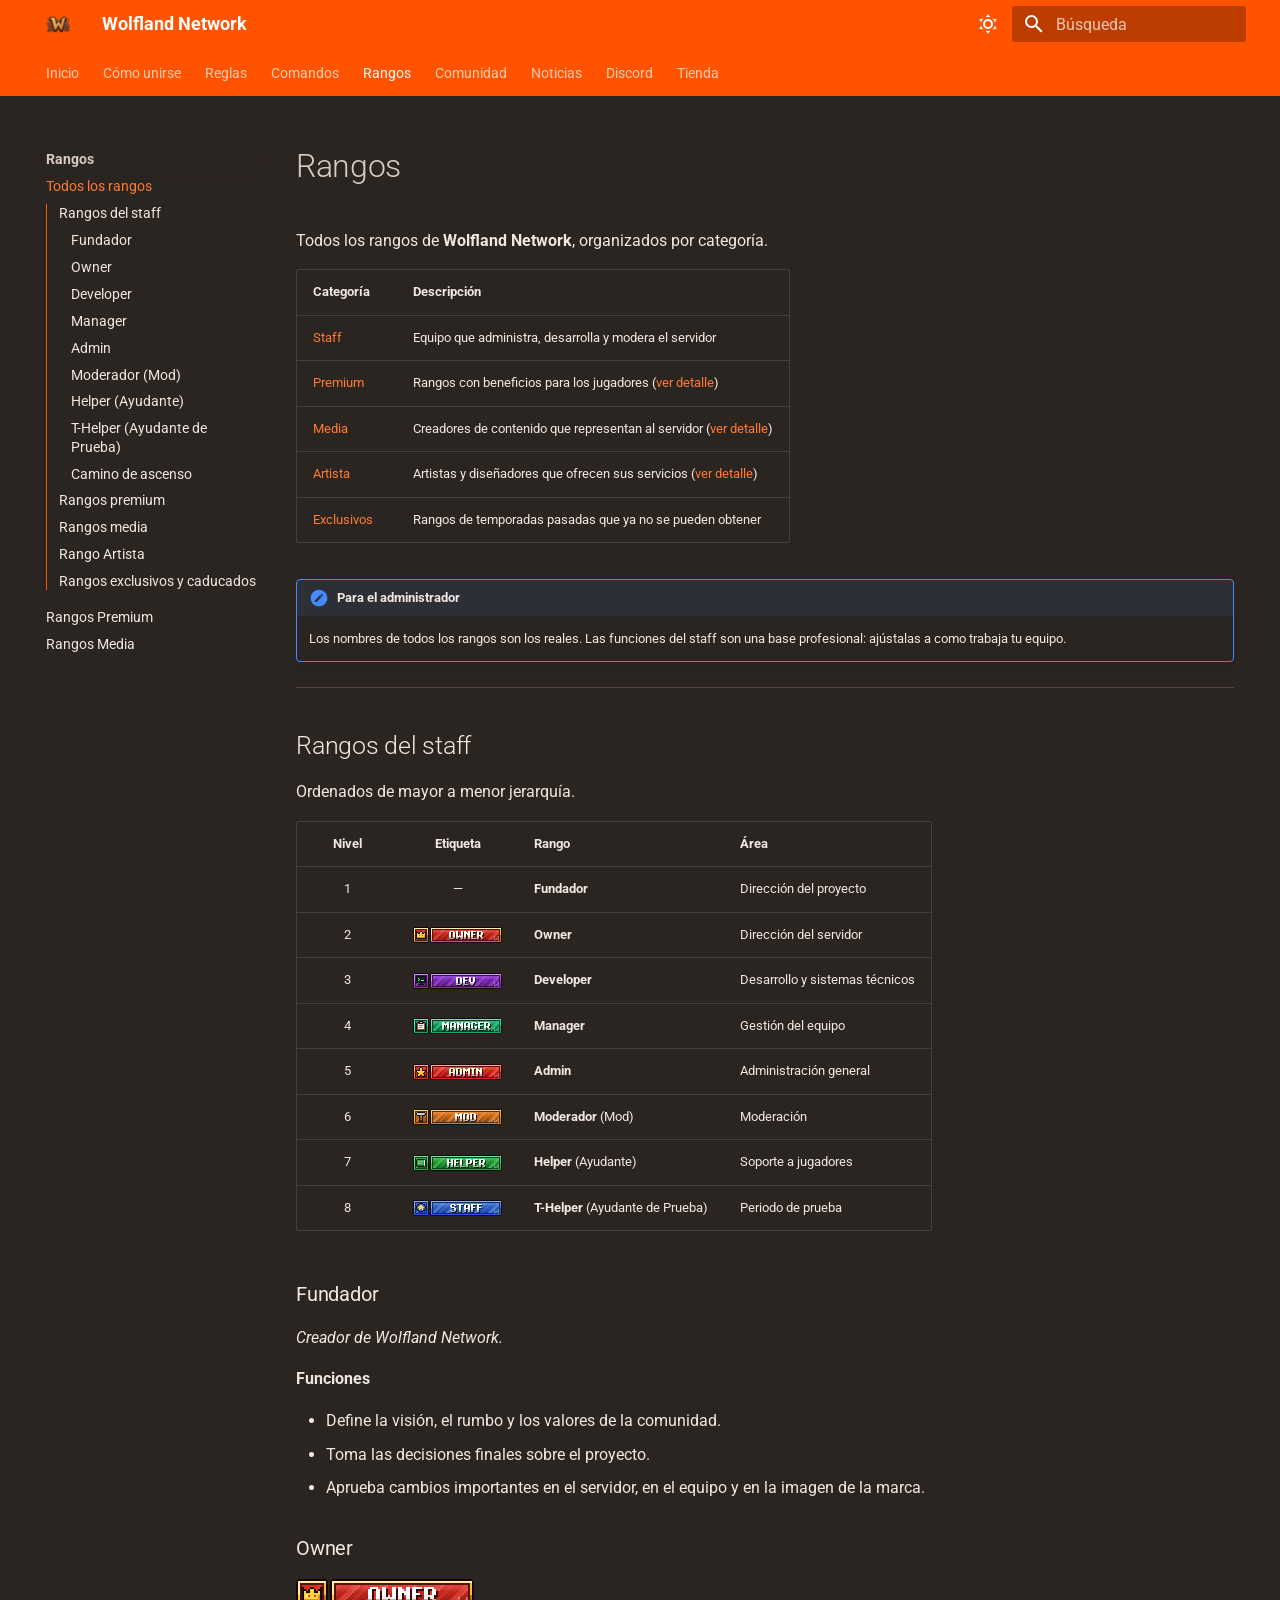
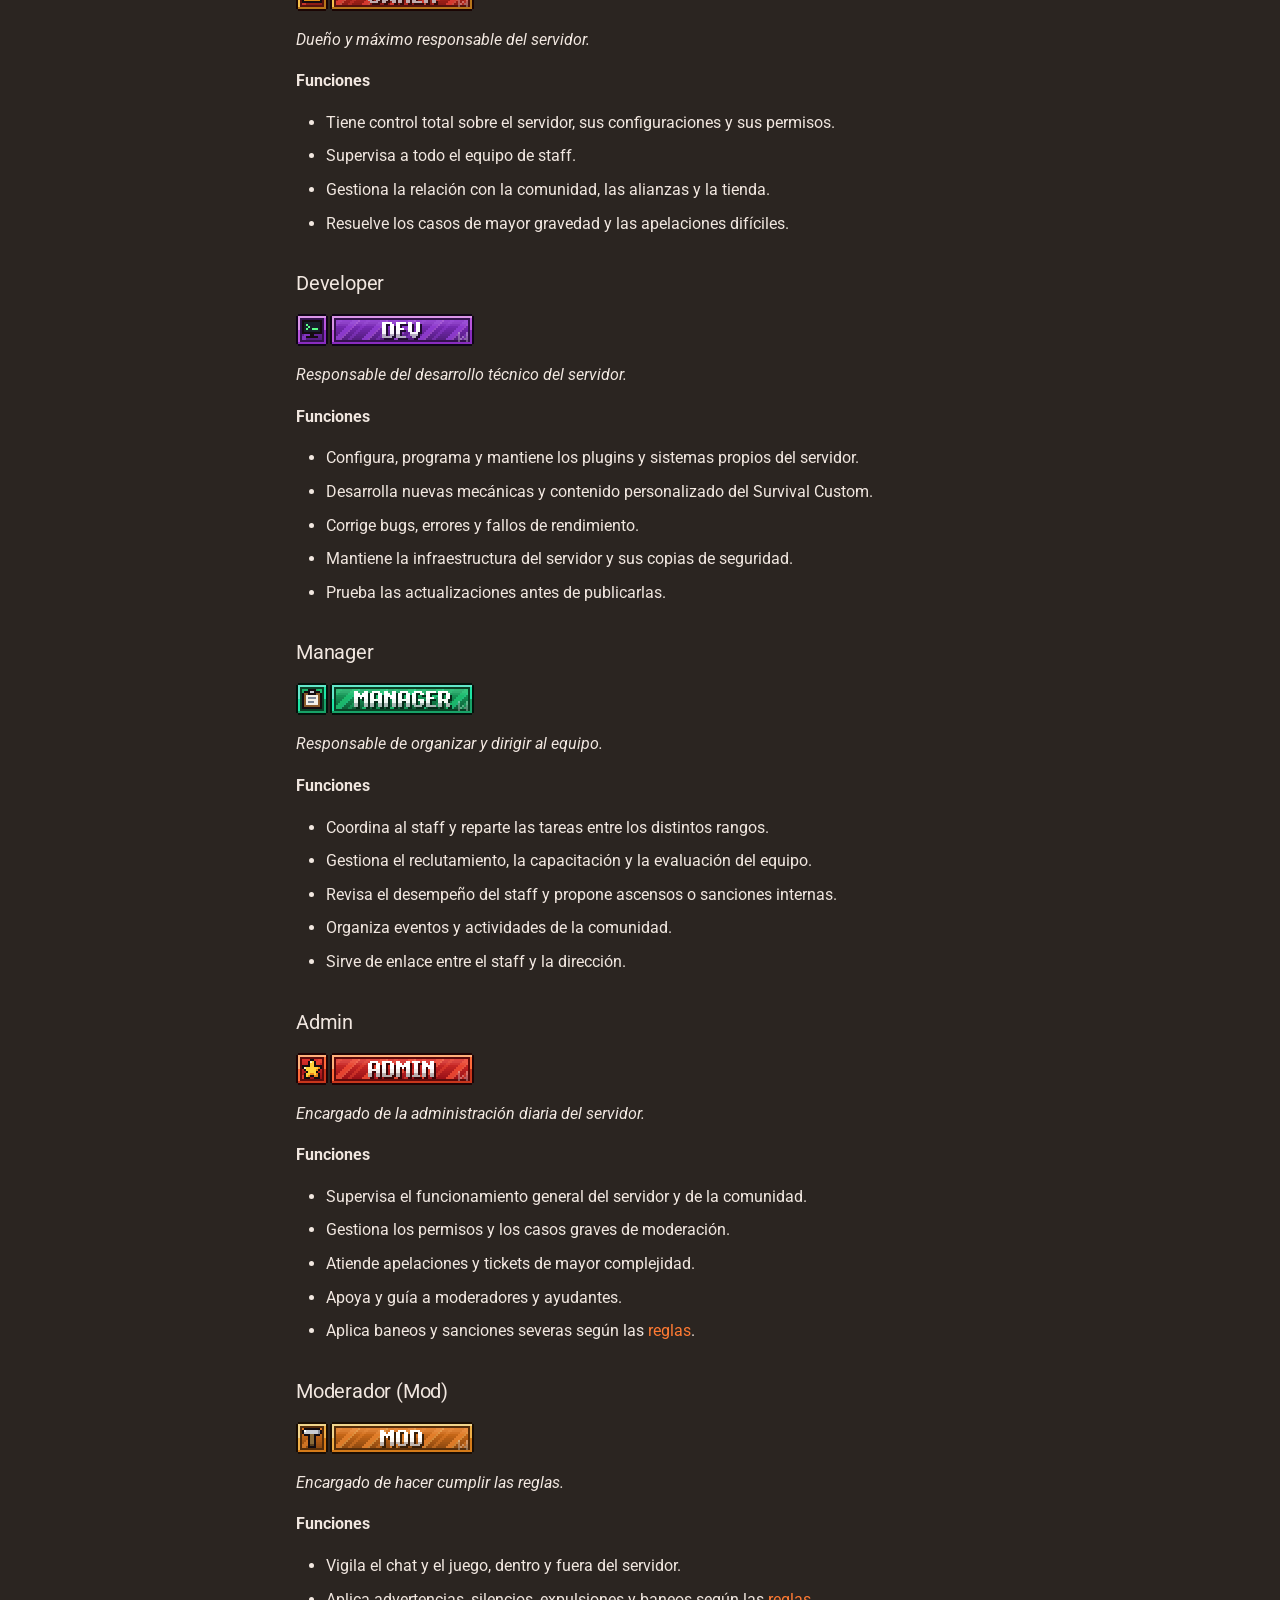
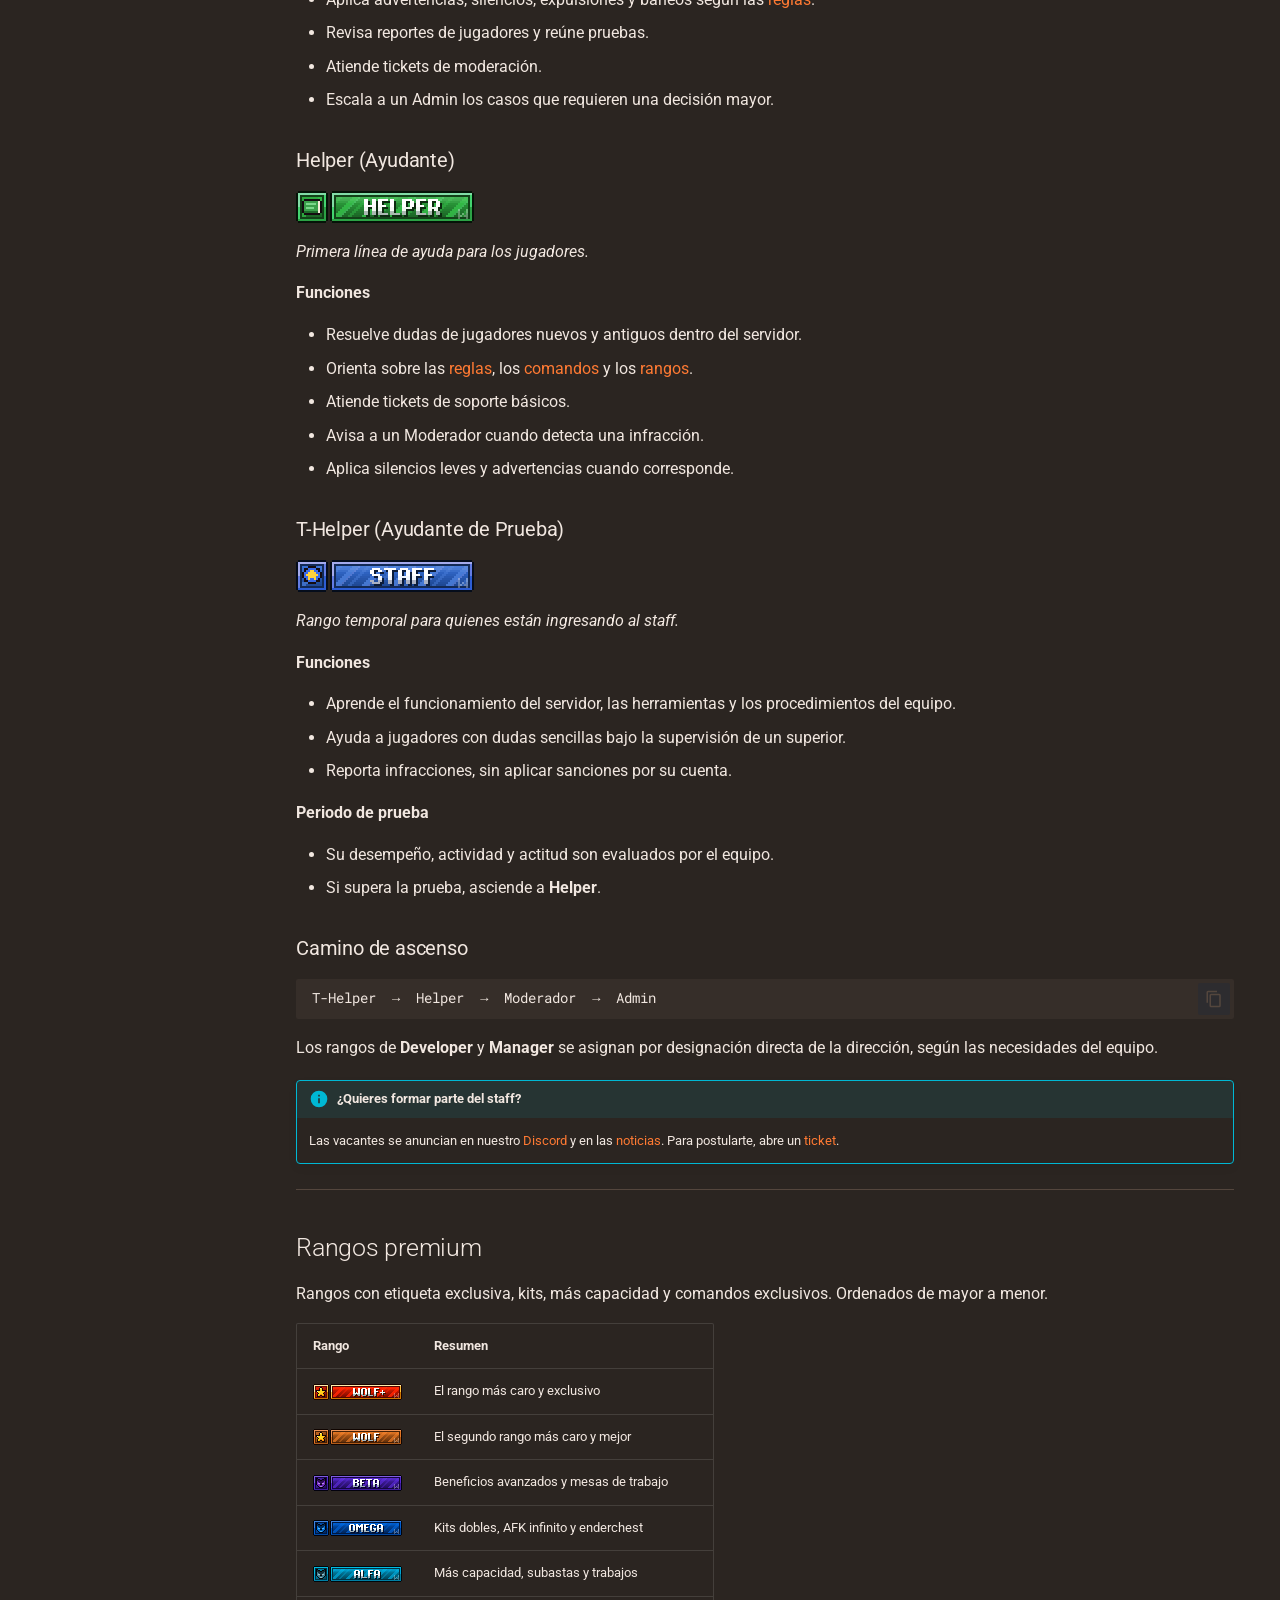
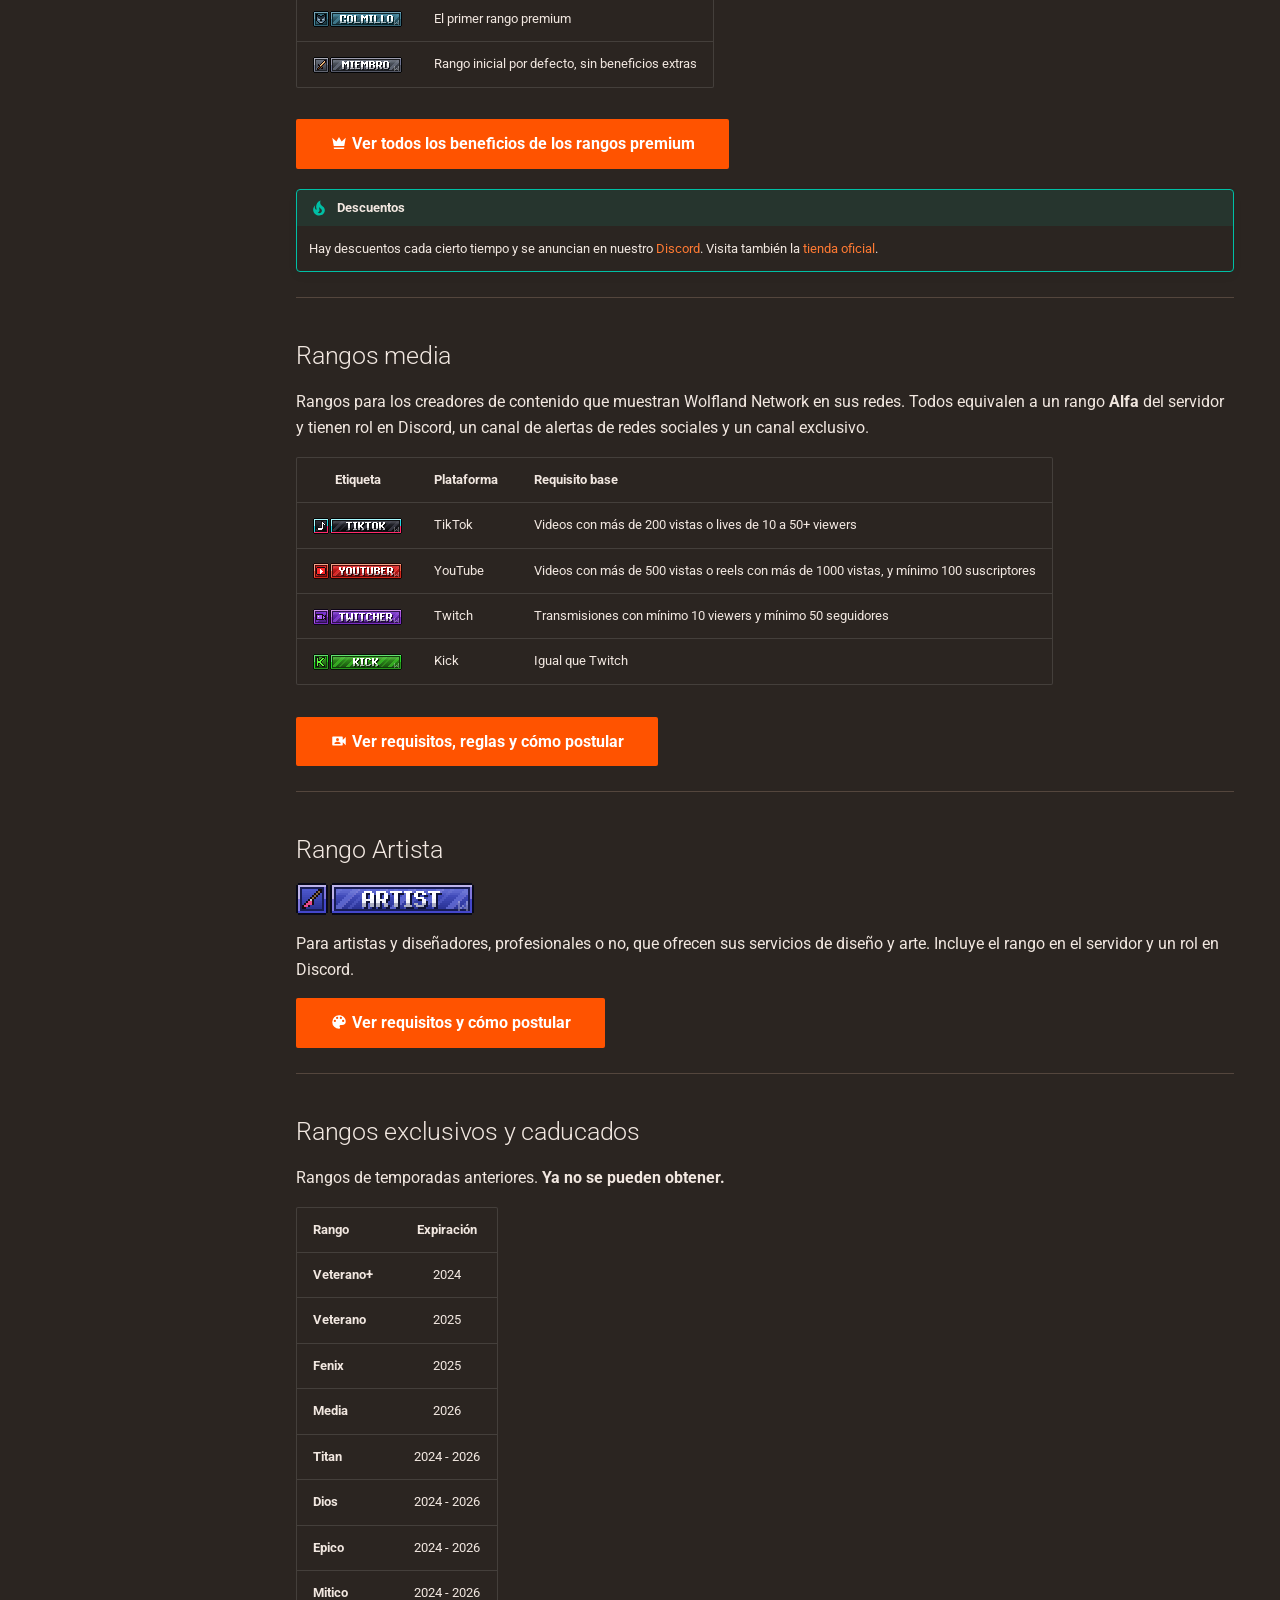
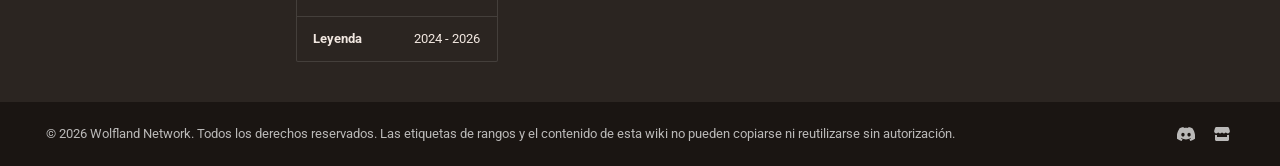
<file: rangos/index.html>
<!doctype html>
<html lang="es" class="no-js">
  <head>
    
      <meta charset="utf-8">
      <meta name="viewport" content="width=device-width,initial-scale=1">
      
        <meta name="description" content="Wiki oficial de Wolfland Network, servidor de Minecraft Survival Custom">
      
      
      
      
        <link rel="prev" href="../comandos/">
      
      
        <link rel="next" href="../rangos-premium/">
      
      
        
      
      
      <link rel="icon" href="../assets/favicon.png">
      <meta name="generator" content="mkdocs-1.6.1, mkdocs-material-9.8.2">
    
    
      
        <title>Todos los rangos - Wolfland Network</title>
      
    
    
      <link rel="stylesheet" href="../assets/stylesheets/main.57a0d79d.min.css">
      
        
        <link rel="stylesheet" href="../assets/stylesheets/palette.fb2fffe2.min.css">
      
      


    
    
      
    
    
      
        
        
        <link rel="preconnect" href="https://fonts.gstatic.com" crossorigin>
        <link rel="stylesheet" href="https://fonts.googleapis.com/css?family=Roboto:300,300i,400,400i,700,700i%7CRoboto+Mono:400,400i,700,700i&display=fallback">
        <style>:root{--md-text-font:"Roboto";--md-code-font:"Roboto Mono"}</style>
      
    
    
      <link rel="stylesheet" href="../stylesheets/extra.css">
    
    <script>__md_scope=new URL("..",location),__md_hash=e=>[...e].reduce(((e,_)=>(e<<5)-e+_.charCodeAt(0)),0),__md_get=(e,_=localStorage,t=__md_scope)=>JSON.parse(_.getItem(t.pathname+"."+e)),__md_set=(e,_,t=localStorage,a=__md_scope)=>{try{t.setItem(a.pathname+"."+e,JSON.stringify(_))}catch(e){}}</script>
    
      

    
    
  </head>
  
  
    
    
      
    
    
    
    
    <body dir="ltr" data-md-color-scheme="slate" data-md-color-primary="custom" data-md-color-accent="custom">
  
    
    <input class="md-toggle" data-md-toggle="drawer" type="checkbox" id="__drawer" autocomplete="off">
    <input class="md-toggle" data-md-toggle="search" type="checkbox" id="__search" autocomplete="off">
    <label class="md-overlay" for="__drawer"></label>
    <div data-md-component="skip">
      
        
        <a href="#rangos" class="md-skip">
          Saltar a contenido
        </a>
      
    </div>
    <div data-md-component="announce">
      
    </div>
    
    
      

<header class="md-header" data-md-component="header">
  <nav class="md-header__inner md-grid" aria-label="Cabecera">
    <a href=".." title="Wolfland Network" class="md-header__button md-logo" aria-label="Wolfland Network" data-md-component="logo">
      
  <img src="../assets/logo.png" alt="logo">

    </a>
    <label class="md-header__button md-icon" for="__drawer">
      
      <svg xmlns="http://www.w3.org/2000/svg" viewBox="0 0 24 24"><path d="M3 6h18v2H3zm0 5h18v2H3zm0 5h18v2H3z"/></svg>
    </label>
    <div class="md-header__title" data-md-component="header-title">
      <div class="md-header__ellipsis">
        <div class="md-header__topic">
          <span class="md-ellipsis">
            Wolfland Network
          </span>
        </div>
        <div class="md-header__topic" data-md-component="header-topic">
          <span class="md-ellipsis">
            
              Todos los rangos
            
          </span>
        </div>
      </div>
    </div>
    
      
        <form class="md-header__option" data-md-component="palette">
  
    
    
    
    <input class="md-option" data-md-color-media="" data-md-color-scheme="slate" data-md-color-primary="custom" data-md-color-accent="custom"  aria-label="Cambiar a modo claro"  type="radio" name="__palette" id="__palette_0">
    
      <label class="md-header__button md-icon" title="Cambiar a modo claro" for="__palette_1" hidden>
        <svg xmlns="http://www.w3.org/2000/svg" viewBox="0 0 24 24"><path d="M12 7a5 5 0 0 1 5 5 5 5 0 0 1-5 5 5 5 0 0 1-5-5 5 5 0 0 1 5-5m0 2a3 3 0 0 0-3 3 3 3 0 0 0 3 3 3 3 0 0 0 3-3 3 3 0 0 0-3-3m0-7 2.39 3.42C13.65 5.15 12.84 5 12 5s-1.65.15-2.39.42zM3.34 7l4.16-.35A7.2 7.2 0 0 0 5.94 8.5c-.44.74-.69 1.5-.83 2.29zm.02 10 1.76-3.77a7.131 7.131 0 0 0 2.38 4.14zM20.65 7l-1.77 3.79a7.02 7.02 0 0 0-2.38-4.15zm-.01 10-4.14.36c.59-.51 1.12-1.14 1.54-1.86.42-.73.69-1.5.83-2.29zM12 22l-2.41-3.44c.74.27 1.55.44 2.41.44.82 0 1.63-.17 2.37-.44z"/></svg>
      </label>
    
  
    
    
    
    <input class="md-option" data-md-color-media="" data-md-color-scheme="default" data-md-color-primary="custom" data-md-color-accent="custom"  aria-label="Cambiar a modo oscuro"  type="radio" name="__palette" id="__palette_1">
    
      <label class="md-header__button md-icon" title="Cambiar a modo oscuro" for="__palette_0" hidden>
        <svg xmlns="http://www.w3.org/2000/svg" viewBox="0 0 24 24"><path d="m17.75 4.09-2.53 1.94.91 3.06-2.63-1.81-2.63 1.81.91-3.06-2.53-1.94L12.44 4l1.06-3 1.06 3zm3.5 6.91-1.64 1.25.59 1.98-1.7-1.17-1.7 1.17.59-1.98L15.75 11l2.06-.05L18.5 9l.69 1.95zm-2.28 4.95c.83-.08 1.72 1.1 1.19 1.85-.32.45-.66.87-1.08 1.27C15.17 23 8.84 23 4.94 19.07c-3.91-3.9-3.91-10.24 0-14.14.4-.4.82-.76 1.27-1.08.75-.53 1.93.36 1.85 1.19-.27 2.86.69 5.83 2.89 8.02a9.96 9.96 0 0 0 8.02 2.89m-1.64 2.02a12.08 12.08 0 0 1-7.8-3.47c-2.17-2.19-3.33-5-3.49-7.82-2.81 3.14-2.7 7.96.31 10.98 3.02 3.01 7.84 3.12 10.98.31"/></svg>
      </label>
    
  
</form>
      
    
    
      <script>var palette=__md_get("__palette");if(palette&&palette.color){if("(prefers-color-scheme)"===palette.color.media){var media=matchMedia("(prefers-color-scheme: light)"),input=document.querySelector(media.matches?"[data-md-color-media='(prefers-color-scheme: light)']":"[data-md-color-media='(prefers-color-scheme: dark)']");palette.color.media=input.getAttribute("data-md-color-media"),palette.color.scheme=input.getAttribute("data-md-color-scheme"),palette.color.primary=input.getAttribute("data-md-color-primary"),palette.color.accent=input.getAttribute("data-md-color-accent")}for(var[key,value]of Object.entries(palette.color))document.body.setAttribute("data-md-color-"+key,value)}</script>
    
    
    
      
      
        <label class="md-header__button md-icon" for="__search">
          
          <svg xmlns="http://www.w3.org/2000/svg" viewBox="0 0 24 24"><path d="M9.5 3A6.5 6.5 0 0 1 16 9.5c0 1.61-.59 3.09-1.56 4.23l.27.27h.79l5 5-1.5 1.5-5-5v-.79l-.27-.27A6.52 6.52 0 0 1 9.5 16 6.5 6.5 0 0 1 3 9.5 6.5 6.5 0 0 1 9.5 3m0 2C7 5 5 7 5 9.5S7 14 9.5 14 14 12 14 9.5 12 5 9.5 5"/></svg>
        </label>
        <div class="md-search" data-md-component="search" role="dialog">
  <label class="md-search__overlay" for="__search"></label>
  <div class="md-search__inner" role="search">
    <form class="md-search__form" name="search">
      <input type="text" class="md-search__input" name="query" aria-label="Búsqueda" placeholder="Búsqueda" autocapitalize="off" autocorrect="off" autocomplete="off" spellcheck="false" data-md-component="search-query" required>
      <label class="md-search__icon md-icon" for="__search">
        
        <svg xmlns="http://www.w3.org/2000/svg" viewBox="0 0 24 24"><path d="M9.5 3A6.5 6.5 0 0 1 16 9.5c0 1.61-.59 3.09-1.56 4.23l.27.27h.79l5 5-1.5 1.5-5-5v-.79l-.27-.27A6.52 6.52 0 0 1 9.5 16 6.5 6.5 0 0 1 3 9.5 6.5 6.5 0 0 1 9.5 3m0 2C7 5 5 7 5 9.5S7 14 9.5 14 14 12 14 9.5 12 5 9.5 5"/></svg>
        
        <svg xmlns="http://www.w3.org/2000/svg" viewBox="0 0 24 24"><path d="M20 11v2H8l5.5 5.5-1.42 1.42L4.16 12l7.92-7.92L13.5 5.5 8 11z"/></svg>
      </label>
      <nav class="md-search__options" aria-label="Buscar">
        
        <button type="reset" class="md-search__icon md-icon" title="Limpiar" aria-label="Limpiar" tabindex="-1">
          
          <svg xmlns="http://www.w3.org/2000/svg" viewBox="0 0 24 24"><path d="M19 6.41 17.59 5 12 10.59 6.41 5 5 6.41 10.59 12 5 17.59 6.41 19 12 13.41 17.59 19 19 17.59 13.41 12z"/></svg>
        </button>
      </nav>
      
        <div class="md-search__suggest" data-md-component="search-suggest"></div>
      
    </form>
    <div class="md-search__output">
      <div class="md-search__scrollwrap" tabindex="0" data-md-scrollfix>
        <div class="md-search-result" data-md-component="search-result">
          <div class="md-search-result__meta">
            Inicializando búsqueda
          </div>
          <ol class="md-search-result__list" role="presentation"></ol>
        </div>
      </div>
    </div>
  </div>
</div>
      
    
    
  </nav>
  
</header>
    
    <div class="md-container" data-md-component="container">
      
      
        
          
            
<nav class="md-tabs" aria-label="Pestañas" data-md-component="tabs">
  <div class="md-grid">
    <ul class="md-tabs__list">
      
        
  
  
  
  
    <li class="md-tabs__item">
      <a href=".." class="md-tabs__link">
        
  
  
    
  
  Inicio

      </a>
    </li>
  

      
        
  
  
  
  
    <li class="md-tabs__item">
      <a href="../unirse/" class="md-tabs__link">
        
  
  
    
  
  Cómo unirse

      </a>
    </li>
  

      
        
  
  
  
  
    <li class="md-tabs__item">
      <a href="../reglas/" class="md-tabs__link">
        
  
  
    
  
  Reglas

      </a>
    </li>
  

      
        
  
  
  
  
    <li class="md-tabs__item">
      <a href="../comandos/" class="md-tabs__link">
        
  
  
    
  
  Comandos

      </a>
    </li>
  

      
        
  
  
  
    
  
  
    
    
      <li class="md-tabs__item md-tabs__item--active">
        <a href="./" class="md-tabs__link">
          
  
  
  Rangos

        </a>
      </li>
    
  

      
        
  
  
  
  
    
    
      <li class="md-tabs__item">
        <a href="../staff/" class="md-tabs__link">
          
  
  
  Comunidad

        </a>
      </li>
    
  

      
        
  
  
  
  
    <li class="md-tabs__item">
      <a href="../noticias/" class="md-tabs__link">
        
  
  
    
  
  Noticias

      </a>
    </li>
  

      
        
  
  
  
  
    <li class="md-tabs__item">
      <a href="https://discord.com/invite/jCmngqZRFV" class="md-tabs__link">
        
  
  
    
  
  Discord

      </a>
    </li>
  

      
        
  
  
  
  
    <li class="md-tabs__item">
      <a href="https://wolfland.tebex.store/" class="md-tabs__link">
        
  
  
    
  
  Tienda

      </a>
    </li>
  

      
    </ul>
  </div>
</nav>
          
        
      
      <main class="md-main" data-md-component="main">
        <div class="md-main__inner md-grid">
          
            
              
              <div class="md-sidebar md-sidebar--primary" data-md-component="sidebar" data-md-type="navigation" >
                <div class="md-sidebar__scrollwrap">
                  <div class="md-sidebar__inner">
                    


  


  

<nav class="md-nav md-nav--primary md-nav--lifted md-nav--integrated" aria-label="Navegación" data-md-level="0">
  <label class="md-nav__title" for="__drawer">
    <a href=".." title="Wolfland Network" class="md-nav__button md-logo" aria-label="Wolfland Network" data-md-component="logo">
      
  <img src="../assets/logo.png" alt="logo">

    </a>
    Wolfland Network
  </label>
  
  <ul class="md-nav__list" data-md-scrollfix>
    
      
      
  
  
  
  
    <li class="md-nav__item">
      <a href=".." class="md-nav__link">
        
  
  
  <span class="md-ellipsis">
    
  
    Inicio
  

    
  </span>
  
  

      </a>
    </li>
  

    
      
      
  
  
  
  
    <li class="md-nav__item">
      <a href="../unirse/" class="md-nav__link">
        
  
  
  <span class="md-ellipsis">
    
  
    Cómo unirse
  

    
  </span>
  
  

      </a>
    </li>
  

    
      
      
  
  
  
  
    <li class="md-nav__item">
      <a href="../reglas/" class="md-nav__link">
        
  
  
  <span class="md-ellipsis">
    
  
    Reglas
  

    
  </span>
  
  

      </a>
    </li>
  

    
      
      
  
  
  
  
    <li class="md-nav__item">
      <a href="../comandos/" class="md-nav__link">
        
  
  
  <span class="md-ellipsis">
    
  
    Comandos
  

    
  </span>
  
  

      </a>
    </li>
  

    
      
      
  
  
    
  
  
  
    
    
    
    
      
        
        
      
      
    
    
    <li class="md-nav__item md-nav__item--active md-nav__item--section md-nav__item--nested">
      
        
        
        <input class="md-nav__toggle md-toggle " type="checkbox" id="__nav_5" checked>
        
          
          <label class="md-nav__link" for="__nav_5" id="__nav_5_label" tabindex="">
            
  
  
  <span class="md-ellipsis">
    
  
    Rangos
  

    
  </span>
  
  

            <span class="md-nav__icon md-icon"></span>
          </label>
        
        <nav class="md-nav" data-md-level="1" aria-labelledby="__nav_5_label" aria-expanded="true">
          <label class="md-nav__title" for="__nav_5">
            <span class="md-nav__icon md-icon"></span>
            
  
    Rangos
  

          </label>
          <ul class="md-nav__list" data-md-scrollfix>
            
              
                
  
  
    
  
  
  
    <li class="md-nav__item md-nav__item--active">
      
      <input class="md-nav__toggle md-toggle" type="checkbox" id="__toc">
      
      
        
      
      
        <label class="md-nav__link md-nav__link--active" for="__toc">
          
  
  
  <span class="md-ellipsis">
    
  
    Todos los rangos
  

    
  </span>
  
  

          <span class="md-nav__icon md-icon"></span>
        </label>
      
      <a href="./" class="md-nav__link md-nav__link--active">
        
  
  
  <span class="md-ellipsis">
    
  
    Todos los rangos
  

    
  </span>
  
  

      </a>
      
        

<nav class="md-nav md-nav--secondary" aria-label="Tabla de contenidos">
  
  
  
    
  
  
    <label class="md-nav__title" for="__toc">
      <span class="md-nav__icon md-icon"></span>
      Tabla de contenidos
    </label>
    <ul class="md-nav__list" data-md-component="toc" data-md-scrollfix>
      
        <li class="md-nav__item">
  <a href="#rangos-del-staff" class="md-nav__link">
    <span class="md-ellipsis">
      
        Rangos del staff
      
    </span>
  </a>
  
    <nav class="md-nav" aria-label="Rangos del staff">
      <ul class="md-nav__list">
        
          <li class="md-nav__item">
  <a href="#fundador" class="md-nav__link">
    <span class="md-ellipsis">
      
        Fundador
      
    </span>
  </a>
  
</li>
        
          <li class="md-nav__item">
  <a href="#owner" class="md-nav__link">
    <span class="md-ellipsis">
      
        Owner
      
    </span>
  </a>
  
</li>
        
          <li class="md-nav__item">
  <a href="#developer" class="md-nav__link">
    <span class="md-ellipsis">
      
        Developer
      
    </span>
  </a>
  
</li>
        
          <li class="md-nav__item">
  <a href="#manager" class="md-nav__link">
    <span class="md-ellipsis">
      
        Manager
      
    </span>
  </a>
  
</li>
        
          <li class="md-nav__item">
  <a href="#admin" class="md-nav__link">
    <span class="md-ellipsis">
      
        Admin
      
    </span>
  </a>
  
</li>
        
          <li class="md-nav__item">
  <a href="#moderador-mod" class="md-nav__link">
    <span class="md-ellipsis">
      
        Moderador (Mod)
      
    </span>
  </a>
  
</li>
        
          <li class="md-nav__item">
  <a href="#helper-ayudante" class="md-nav__link">
    <span class="md-ellipsis">
      
        Helper (Ayudante)
      
    </span>
  </a>
  
</li>
        
          <li class="md-nav__item">
  <a href="#t-helper-ayudante-de-prueba" class="md-nav__link">
    <span class="md-ellipsis">
      
        T-Helper (Ayudante de Prueba)
      
    </span>
  </a>
  
</li>
        
          <li class="md-nav__item">
  <a href="#camino-de-ascenso" class="md-nav__link">
    <span class="md-ellipsis">
      
        Camino de ascenso
      
    </span>
  </a>
  
</li>
        
      </ul>
    </nav>
  
</li>
      
        <li class="md-nav__item">
  <a href="#rangos-premium" class="md-nav__link">
    <span class="md-ellipsis">
      
        Rangos premium
      
    </span>
  </a>
  
</li>
      
        <li class="md-nav__item">
  <a href="#rangos-media" class="md-nav__link">
    <span class="md-ellipsis">
      
        Rangos media
      
    </span>
  </a>
  
</li>
      
        <li class="md-nav__item">
  <a href="#rango-artista" class="md-nav__link">
    <span class="md-ellipsis">
      
        Rango Artista
      
    </span>
  </a>
  
</li>
      
        <li class="md-nav__item">
  <a href="#rangos-exclusivos-y-caducados" class="md-nav__link">
    <span class="md-ellipsis">
      
        Rangos exclusivos y caducados
      
    </span>
  </a>
  
</li>
      
    </ul>
  
</nav>
      
    </li>
  

              
            
              
                
  
  
  
  
    <li class="md-nav__item">
      <a href="../rangos-premium/" class="md-nav__link">
        
  
  
  <span class="md-ellipsis">
    
  
    Rangos Premium
  

    
  </span>
  
  

      </a>
    </li>
  

              
            
              
                
  
  
  
  
    <li class="md-nav__item">
      <a href="../rangos-media/" class="md-nav__link">
        
  
  
  <span class="md-ellipsis">
    
  
    Rangos Media
  

    
  </span>
  
  

      </a>
    </li>
  

              
            
          </ul>
        </nav>
      
    </li>
  

    
      
      
  
  
  
  
    
    
    
    
      
      
    
    
    <li class="md-nav__item md-nav__item--nested">
      
        
        
        <input class="md-nav__toggle md-toggle " type="checkbox" id="__nav_6" >
        
          
          <label class="md-nav__link" for="__nav_6" id="__nav_6_label" tabindex="0">
            
  
  
  <span class="md-ellipsis">
    
  
    Comunidad
  

    
  </span>
  
  

            <span class="md-nav__icon md-icon"></span>
          </label>
        
        <nav class="md-nav" data-md-level="1" aria-labelledby="__nav_6_label" aria-expanded="false">
          <label class="md-nav__title" for="__nav_6">
            <span class="md-nav__icon md-icon"></span>
            
  
    Comunidad
  

          </label>
          <ul class="md-nav__list" data-md-scrollfix>
            
              
                
  
  
  
  
    <li class="md-nav__item">
      <a href="../staff/" class="md-nav__link">
        
  
  
  <span class="md-ellipsis">
    
  
    Staff
  

    
  </span>
  
  

      </a>
    </li>
  

              
            
              
                
  
  
  
  
    <li class="md-nav__item">
      <a href="../eventos/" class="md-nav__link">
        
  
  
  <span class="md-ellipsis">
    
  
    Eventos
  

    
  </span>
  
  

      </a>
    </li>
  

              
            
              
                
  
  
  
  
    <li class="md-nav__item">
      <a href="../servicios/" class="md-nav__link">
        
  
  
  <span class="md-ellipsis">
    
  
    Servicios de contenido
  

    
  </span>
  
  

      </a>
    </li>
  

              
            
          </ul>
        </nav>
      
    </li>
  

    
      
      
  
  
  
  
    <li class="md-nav__item">
      <a href="../noticias/" class="md-nav__link">
        
  
  
  <span class="md-ellipsis">
    
  
    Noticias
  

    
  </span>
  
  

      </a>
    </li>
  

    
      
      
  
  
  
  
    <li class="md-nav__item">
      <a href="https://discord.com/invite/jCmngqZRFV" class="md-nav__link">
        
  
  
  <span class="md-ellipsis">
    
  
    Discord
  

    
  </span>
  
  

      </a>
    </li>
  

    
      
      
  
  
  
  
    <li class="md-nav__item">
      <a href="https://wolfland.tebex.store/" class="md-nav__link">
        
  
  
  <span class="md-ellipsis">
    
  
    Tienda
  

    
  </span>
  
  

      </a>
    </li>
  

    
  </ul>
</nav>
                  </div>
                </div>
              </div>
            
            
          
          
            <div class="md-content" data-md-component="content">
              
              <article class="md-content__inner md-typeset">
                
                  



<h1 id="rangos">Rangos<a class="headerlink" href="#rangos" title="Permanent link">&para;</a></h1>
<p>Todos los rangos de <strong>Wolfland Network</strong>, organizados por categoría.</p>
<table>
<thead>
<tr>
<th>Categoría</th>
<th>Descripción</th>
</tr>
</thead>
<tbody>
<tr>
<td><a href="#rangos-del-staff">Staff</a></td>
<td>Equipo que administra, desarrolla y modera el servidor</td>
</tr>
<tr>
<td><a href="#rangos-premium">Premium</a></td>
<td>Rangos con beneficios para los jugadores (<a href="../rangos-premium/">ver detalle</a>)</td>
</tr>
<tr>
<td><a href="#rangos-media">Media</a></td>
<td>Creadores de contenido que representan al servidor (<a href="../rangos-media/">ver detalle</a>)</td>
</tr>
<tr>
<td><a href="#rango-artista">Artista</a></td>
<td>Artistas y diseñadores que ofrecen sus servicios (<a href="../servicios/#artistas-y-disenadores">ver detalle</a>)</td>
</tr>
<tr>
<td><a href="#rangos-exclusivos-y-caducados">Exclusivos</a></td>
<td>Rangos de temporadas pasadas que ya no se pueden obtener</td>
</tr>
</tbody>
</table>
<div class="admonition note">
<p class="admonition-title">Para el administrador</p>
<p>Los nombres de todos los rangos son los reales. Las funciones del staff son una base profesional: ajústalas a como trabaja tu equipo.</p>
</div>
<hr />
<h2 id="rangos-del-staff">Rangos del staff<a class="headerlink" href="#rangos-del-staff" title="Permanent link">&para;</a></h2>
<p>Ordenados de mayor a menor jerarquía.</p>
<table>
<thead>
<tr>
<th style="text-align: center;">Nivel</th>
<th style="text-align: center;">Etiqueta</th>
<th>Rango</th>
<th>Área</th>
</tr>
</thead>
<tbody>
<tr>
<td style="text-align: center;">1</td>
<td style="text-align: center;">—</td>
<td><strong>Fundador</strong></td>
<td>Dirección del proyecto</td>
</tr>
<tr>
<td style="text-align: center;">2</td>
<td style="text-align: center;"><img alt="Owner" class="rank-tag" src="../assets/images/ranks/owner.png" /></td>
<td><strong>Owner</strong></td>
<td>Dirección del servidor</td>
</tr>
<tr>
<td style="text-align: center;">3</td>
<td style="text-align: center;"><img alt="Dev" class="rank-tag" src="../assets/images/ranks/dev.png" /></td>
<td><strong>Developer</strong></td>
<td>Desarrollo y sistemas técnicos</td>
</tr>
<tr>
<td style="text-align: center;">4</td>
<td style="text-align: center;"><img alt="Manager" class="rank-tag" src="../assets/images/ranks/manager.png" /></td>
<td><strong>Manager</strong></td>
<td>Gestión del equipo</td>
</tr>
<tr>
<td style="text-align: center;">5</td>
<td style="text-align: center;"><img alt="Admin" class="rank-tag" src="../assets/images/ranks/admin.png" /></td>
<td><strong>Admin</strong></td>
<td>Administración general</td>
</tr>
<tr>
<td style="text-align: center;">6</td>
<td style="text-align: center;"><img alt="Mod" class="rank-tag" src="../assets/images/ranks/mod.png" /></td>
<td><strong>Moderador</strong> (Mod)</td>
<td>Moderación</td>
</tr>
<tr>
<td style="text-align: center;">7</td>
<td style="text-align: center;"><img alt="Helper" class="rank-tag" src="../assets/images/ranks/helper.png" /></td>
<td><strong>Helper</strong> (Ayudante)</td>
<td>Soporte a jugadores</td>
</tr>
<tr>
<td style="text-align: center;">8</td>
<td style="text-align: center;"><img alt="T-Helper" class="rank-tag" src="../assets/images/ranks/thelper.png" /></td>
<td><strong>T-Helper</strong> (Ayudante de Prueba)</td>
<td>Periodo de prueba</td>
</tr>
</tbody>
</table>
<h3 id="fundador">Fundador<a class="headerlink" href="#fundador" title="Permanent link">&para;</a></h3>
<p><em>Creador de Wolfland Network.</em></p>
<p><strong>Funciones</strong></p>
<ul>
<li>Define la visión, el rumbo y los valores de la comunidad.</li>
<li>Toma las decisiones finales sobre el proyecto.</li>
<li>Aprueba cambios importantes en el servidor, en el equipo y en la imagen de la marca.</li>
</ul>
<h3 id="owner">Owner<a class="headerlink" href="#owner" title="Permanent link">&para;</a></h3>
<p><img alt="Owner" class="rank-tag-lg" src="../assets/images/ranks/owner.png" /></p>
<p><em>Dueño y máximo responsable del servidor.</em></p>
<p><strong>Funciones</strong></p>
<ul>
<li>Tiene control total sobre el servidor, sus configuraciones y sus permisos.</li>
<li>Supervisa a todo el equipo de staff.</li>
<li>Gestiona la relación con la comunidad, las alianzas y la tienda.</li>
<li>Resuelve los casos de mayor gravedad y las apelaciones difíciles.</li>
</ul>
<h3 id="developer">Developer<a class="headerlink" href="#developer" title="Permanent link">&para;</a></h3>
<p><img alt="Dev" class="rank-tag-lg" src="../assets/images/ranks/dev.png" /></p>
<p><em>Responsable del desarrollo técnico del servidor.</em></p>
<p><strong>Funciones</strong></p>
<ul>
<li>Configura, programa y mantiene los plugins y sistemas propios del servidor.</li>
<li>Desarrolla nuevas mecánicas y contenido personalizado del Survival Custom.</li>
<li>Corrige bugs, errores y fallos de rendimiento.</li>
<li>Mantiene la infraestructura del servidor y sus copias de seguridad.</li>
<li>Prueba las actualizaciones antes de publicarlas.</li>
</ul>
<h3 id="manager">Manager<a class="headerlink" href="#manager" title="Permanent link">&para;</a></h3>
<p><img alt="Manager" class="rank-tag-lg" src="../assets/images/ranks/manager.png" /></p>
<p><em>Responsable de organizar y dirigir al equipo.</em></p>
<p><strong>Funciones</strong></p>
<ul>
<li>Coordina al staff y reparte las tareas entre los distintos rangos.</li>
<li>Gestiona el reclutamiento, la capacitación y la evaluación del equipo.</li>
<li>Revisa el desempeño del staff y propone ascensos o sanciones internas.</li>
<li>Organiza eventos y actividades de la comunidad.</li>
<li>Sirve de enlace entre el staff y la dirección.</li>
</ul>
<h3 id="admin">Admin<a class="headerlink" href="#admin" title="Permanent link">&para;</a></h3>
<p><img alt="Admin" class="rank-tag-lg" src="../assets/images/ranks/admin.png" /></p>
<p><em>Encargado de la administración diaria del servidor.</em></p>
<p><strong>Funciones</strong></p>
<ul>
<li>Supervisa el funcionamiento general del servidor y de la comunidad.</li>
<li>Gestiona los permisos y los casos graves de moderación.</li>
<li>Atiende apelaciones y tickets de mayor complejidad.</li>
<li>Apoya y guía a moderadores y ayudantes.</li>
<li>Aplica baneos y sanciones severas según las <a href="../reglas/">reglas</a>.</li>
</ul>
<h3 id="moderador-mod">Moderador (Mod)<a class="headerlink" href="#moderador-mod" title="Permanent link">&para;</a></h3>
<p><img alt="Mod" class="rank-tag-lg" src="../assets/images/ranks/mod.png" /></p>
<p><em>Encargado de hacer cumplir las reglas.</em></p>
<p><strong>Funciones</strong></p>
<ul>
<li>Vigila el chat y el juego, dentro y fuera del servidor.</li>
<li>Aplica advertencias, silencios, expulsiones y baneos según las <a href="../reglas/">reglas</a>.</li>
<li>Revisa reportes de jugadores y reúne pruebas.</li>
<li>Atiende tickets de moderación.</li>
<li>Escala a un Admin los casos que requieren una decisión mayor.</li>
</ul>
<h3 id="helper-ayudante">Helper (Ayudante)<a class="headerlink" href="#helper-ayudante" title="Permanent link">&para;</a></h3>
<p><img alt="Helper" class="rank-tag-lg" src="../assets/images/ranks/helper.png" /></p>
<p><em>Primera línea de ayuda para los jugadores.</em></p>
<p><strong>Funciones</strong></p>
<ul>
<li>Resuelve dudas de jugadores nuevos y antiguos dentro del servidor.</li>
<li>Orienta sobre las <a href="../reglas/">reglas</a>, los <a href="../comandos/">comandos</a> y los <a href="./">rangos</a>.</li>
<li>Atiende tickets de soporte básicos.</li>
<li>Avisa a un Moderador cuando detecta una infracción.</li>
<li>Aplica silencios leves y advertencias cuando corresponde.</li>
</ul>
<h3 id="t-helper-ayudante-de-prueba">T-Helper (Ayudante de Prueba)<a class="headerlink" href="#t-helper-ayudante-de-prueba" title="Permanent link">&para;</a></h3>
<p><img alt="T-Helper" class="rank-tag-lg" src="../assets/images/ranks/thelper.png" /></p>
<p><em>Rango temporal para quienes están ingresando al staff.</em></p>
<p><strong>Funciones</strong></p>
<ul>
<li>Aprende el funcionamiento del servidor, las herramientas y los procedimientos del equipo.</li>
<li>Ayuda a jugadores con dudas sencillas bajo la supervisión de un superior.</li>
<li>Reporta infracciones, sin aplicar sanciones por su cuenta.</li>
</ul>
<p><strong>Periodo de prueba</strong></p>
<ul>
<li>Su desempeño, actividad y actitud son evaluados por el equipo.</li>
<li>Si supera la prueba, asciende a <strong>Helper</strong>.</li>
</ul>
<h3 id="camino-de-ascenso">Camino de ascenso<a class="headerlink" href="#camino-de-ascenso" title="Permanent link">&para;</a></h3>
<div class="highlight"><pre><span></span><code>T-Helper  →  Helper  →  Moderador  →  Admin
</code></pre></div>
<p>Los rangos de <strong>Developer</strong> y <strong>Manager</strong> se asignan por designación directa de la dirección, según las necesidades del equipo.</p>
<div class="admonition info">
<p class="admonition-title">¿Quieres formar parte del staff?</p>
<p>Las vacantes se anuncian en nuestro <a href="https://discord.com/invite/jCmngqZRFV">Discord</a> y en las <a href="../noticias/">noticias</a>. Para postularte, abre un <a href="https://discord.com/invite/jCmngqZRFV">ticket</a>.</p>
</div>
<hr />
<h2 id="rangos-premium">Rangos premium<a class="headerlink" href="#rangos-premium" title="Permanent link">&para;</a></h2>
<p>Rangos con etiqueta exclusiva, kits, más capacidad y comandos exclusivos. Ordenados de mayor a menor.</p>
<table>
<thead>
<tr>
<th>Rango</th>
<th>Resumen</th>
</tr>
</thead>
<tbody>
<tr>
<td><img alt="Wolf+" class="rank-tag" src="../assets/images/ranks/wolf-plus.png" /></td>
<td>El rango más caro y exclusivo</td>
</tr>
<tr>
<td><img alt="Wolf" class="rank-tag" src="../assets/images/ranks/wolf.png" /></td>
<td>El segundo rango más caro y mejor</td>
</tr>
<tr>
<td><img alt="Beta" class="rank-tag" src="../assets/images/ranks/beta.png" /></td>
<td>Beneficios avanzados y mesas de trabajo</td>
</tr>
<tr>
<td><img alt="Omega" class="rank-tag" src="../assets/images/ranks/omega.png" /></td>
<td>Kits dobles, AFK infinito y enderchest</td>
</tr>
<tr>
<td><img alt="Alfa" class="rank-tag" src="../assets/images/ranks/alfa.png" /></td>
<td>Más capacidad, subastas y trabajos</td>
</tr>
<tr>
<td><img alt="Colmillo" class="rank-tag" src="../assets/images/ranks/colmillo.png" /></td>
<td>El primer rango premium</td>
</tr>
<tr>
<td><img alt="Miembro" class="rank-tag" src="../assets/images/ranks/miembro.png" /></td>
<td>Rango inicial por defecto, sin beneficios extras</td>
</tr>
</tbody>
</table>
<p><a class="md-button md-button--primary" href="../rangos-premium/"><span class="twemoji"><svg xmlns="http://www.w3.org/2000/svg" viewBox="0 0 24 24"><path d="M5 16 3 5l5.5 5L12 4l3.5 6L21 5l-2 11zm14 3c0 .6-.4 1-1 1H6c-.6 0-1-.4-1-1v-1h14z"/></svg></span> Ver todos los beneficios de los rangos premium</a></p>
<div class="admonition tip">
<p class="admonition-title">Descuentos</p>
<p>Hay descuentos cada cierto tiempo y se anuncian en nuestro <a href="https://discord.com/invite/jCmngqZRFV">Discord</a>. Visita también la <a href="https://wolfland.tebex.store/">tienda oficial</a>.</p>
</div>
<hr />
<h2 id="rangos-media">Rangos media<a class="headerlink" href="#rangos-media" title="Permanent link">&para;</a></h2>
<p>Rangos para los creadores de contenido que muestran Wolfland Network en sus redes. Todos equivalen a un rango <strong>Alfa</strong> del servidor y tienen rol en Discord, un canal de alertas de redes sociales y un canal exclusivo.</p>
<table>
<thead>
<tr>
<th style="text-align: center;">Etiqueta</th>
<th>Plataforma</th>
<th>Requisito base</th>
</tr>
</thead>
<tbody>
<tr>
<td style="text-align: center;"><img alt="Tiktoker" class="rank-tag" src="../assets/images/ranks/tiktok.png" /></td>
<td>TikTok</td>
<td>Videos con más de 200 vistas o lives de 10 a 50+ viewers</td>
</tr>
<tr>
<td style="text-align: center;"><img alt="Youtuber" class="rank-tag" src="../assets/images/ranks/youtuber.png" /></td>
<td>YouTube</td>
<td>Videos con más de 500 vistas o reels con más de 1000 vistas, y mínimo 100 suscriptores</td>
</tr>
<tr>
<td style="text-align: center;"><img alt="Twitch" class="rank-tag" src="../assets/images/ranks/twitcher.png" /></td>
<td>Twitch</td>
<td>Transmisiones con mínimo 10 viewers y mínimo 50 seguidores</td>
</tr>
<tr>
<td style="text-align: center;"><img alt="Kick" class="rank-tag" src="../assets/images/ranks/kick.png" /></td>
<td>Kick</td>
<td>Igual que Twitch</td>
</tr>
</tbody>
</table>
<p><a class="md-button md-button--primary" href="../rangos-media/"><span class="twemoji"><svg xmlns="http://www.w3.org/2000/svg" viewBox="0 0 24 24"><path d="m17 10.5 4-4v11l-4-4V17a1 1 0 0 1-1 1H4a1 1 0 0 1-1-1V7a1 1 0 0 1 1-1h12a1 1 0 0 1 1 1zM14 16v-1c0-1.33-2.67-2-4-2s-4 .67-4 2v1zm-4-8a2 2 0 0 0-2 2 2 2 0 0 0 2 2 2 2 0 0 0 2-2 2 2 0 0 0-2-2"/></svg></span> Ver requisitos, reglas y cómo postular</a></p>
<hr />
<h2 id="rango-artista">Rango Artista<a class="headerlink" href="#rango-artista" title="Permanent link">&para;</a></h2>
<p><img alt="Artista" class="rank-tag-lg" src="../assets/images/ranks/artista.png" /></p>
<p>Para artistas y diseñadores, profesionales o no, que ofrecen sus servicios de diseño y arte. Incluye el rango en el servidor y un rol en Discord.</p>
<p><a class="md-button md-button--primary" href="../servicios/#artistas-y-disenadores"><span class="twemoji"><svg xmlns="http://www.w3.org/2000/svg" viewBox="0 0 24 24"><path d="M17.5 12a1.5 1.5 0 0 1-1.5-1.5A1.5 1.5 0 0 1 17.5 9a1.5 1.5 0 0 1 1.5 1.5 1.5 1.5 0 0 1-1.5 1.5m-3-4A1.5 1.5 0 0 1 13 6.5 1.5 1.5 0 0 1 14.5 5 1.5 1.5 0 0 1 16 6.5 1.5 1.5 0 0 1 14.5 8m-5 0A1.5 1.5 0 0 1 8 6.5 1.5 1.5 0 0 1 9.5 5 1.5 1.5 0 0 1 11 6.5 1.5 1.5 0 0 1 9.5 8m-3 4A1.5 1.5 0 0 1 5 10.5 1.5 1.5 0 0 1 6.5 9 1.5 1.5 0 0 1 8 10.5 1.5 1.5 0 0 1 6.5 12M12 3a9 9 0 0 0-9 9 9 9 0 0 0 9 9 1.5 1.5 0 0 0 1.5-1.5c0-.39-.15-.74-.39-1-.23-.27-.38-.62-.38-1a1.5 1.5 0 0 1 1.5-1.5H16a5 5 0 0 0 5-5c0-4.42-4.03-8-9-8"/></svg></span> Ver requisitos y cómo postular</a></p>
<hr />
<h2 id="rangos-exclusivos-y-caducados">Rangos exclusivos y caducados<a class="headerlink" href="#rangos-exclusivos-y-caducados" title="Permanent link">&para;</a></h2>
<p>Rangos de temporadas anteriores. <strong>Ya no se pueden obtener.</strong></p>
<table>
<thead>
<tr>
<th>Rango</th>
<th style="text-align: center;">Expiración</th>
</tr>
</thead>
<tbody>
<tr>
<td><strong>Veterano+</strong></td>
<td style="text-align: center;">2024</td>
</tr>
<tr>
<td><strong>Veterano</strong></td>
<td style="text-align: center;">2025</td>
</tr>
<tr>
<td><strong>Fenix</strong></td>
<td style="text-align: center;">2025</td>
</tr>
<tr>
<td><strong>Media</strong></td>
<td style="text-align: center;">2026</td>
</tr>
<tr>
<td><strong>Titan</strong></td>
<td style="text-align: center;">2024 - 2026</td>
</tr>
<tr>
<td><strong>Dios</strong></td>
<td style="text-align: center;">2024 - 2026</td>
</tr>
<tr>
<td><strong>Epico</strong></td>
<td style="text-align: center;">2024 - 2026</td>
</tr>
<tr>
<td><strong>Mitico</strong></td>
<td style="text-align: center;">2024 - 2026</td>
</tr>
<tr>
<td><strong>Leyenda</strong></td>
<td style="text-align: center;">2024 - 2026</td>
</tr>
</tbody>
</table>












                
              </article>
            </div>
          
          
<script>var target=document.getElementById(location.hash.slice(1));target&&target.name&&(target.checked=target.name.startsWith("__tabbed_"))</script>
        </div>
        
          <button type="button" class="md-top md-icon" data-md-component="top" hidden>
  
  <svg xmlns="http://www.w3.org/2000/svg" viewBox="0 0 24 24"><path d="M13 20h-2V8l-5.5 5.5-1.42-1.42L12 4.16l7.92 7.92-1.42 1.42L13 8z"/></svg>
  Volver al principio
</button>
        
      </main>
      
        <footer class="md-footer">
  
  <div class="md-footer-meta md-typeset">
    <div class="md-footer-meta__inner md-grid">
      <div class="md-copyright">
  
    <div class="md-copyright__highlight">
      © 2026 Wolfland Network. Todos los derechos reservados. Las etiquetas de rangos y el contenido de esta wiki no pueden copiarse ni reutilizarse sin autorización.
    </div>
  
  
</div>
      
        
<div class="md-social">
  
    
    
    
    
    <a href="https://discord.com/invite/jCmngqZRFV" target="_blank" rel="noopener" title="Discord de Wolfland Network" class="md-social__link">
      <svg xmlns="http://www.w3.org/2000/svg" viewBox="0 0 576 512"><!--! Font Awesome Free 7.1.0 by @fontawesome - https://fontawesome.com License - https://fontawesome.com/license/free (Icons: CC BY 4.0, Fonts: SIL OFL 1.1, Code: MIT License) Copyright 2025 Fonticons, Inc.--><path d="M492.5 69.8c-.2-.3-.4-.6-.8-.7-38.1-17.5-78.4-30-119.7-37.1-.4-.1-.8 0-1.1.1s-.6.4-.8.8c-5.5 9.9-10.5 20.2-14.9 30.6-44.6-6.8-89.9-6.8-134.4 0-4.5-10.5-9.5-20.7-15.1-30.6-.2-.3-.5-.6-.8-.8s-.7-.2-1.1-.2C162.5 39 122.2 51.5 84.1 69c-.3.1-.6.4-.8.7C7.1 183.5-13.8 294.6-3.6 404.2c0 .3.1.5.2.8s.3.4.5.6c44.4 32.9 94 58 146.8 74.2.4.1.8.1 1.1 0s.7-.4.9-.7c11.3-15.4 21.4-31.8 30-48.8.1-.2.2-.5.2-.8s0-.5-.1-.8-.2-.5-.4-.6-.4-.3-.7-.4c-15.8-6.1-31.2-13.4-45.9-21.9-.3-.2-.5-.4-.7-.6s-.3-.6-.3-.9 0-.6.2-.9.3-.5.6-.7c3.1-2.3 6.2-4.7 9.1-7.1.3-.2.6-.4.9-.4s.7 0 1 .1c96.2 43.9 200.4 43.9 295.5 0 .3-.1.7-.2 1-.2s.7.2.9.4c2.9 2.4 6 4.9 9.1 7.2.2.2.4.4.6.7s.2.6.2.9-.1.6-.3.9-.4.5-.6.6c-14.7 8.6-30 15.9-45.9 21.8-.2.1-.5.2-.7.4s-.3.4-.4.7-.1.5-.1.8.1.5.2.8c8.8 17 18.8 33.3 30 48.8.2.3.6.6.9.7s.8.1 1.1 0c52.9-16.2 102.6-41.3 147.1-74.2.2-.2.4-.4.5-.6s.2-.5.2-.8c12.3-126.8-20.5-236.9-86.9-334.5zm-302 267.7c-29 0-52.8-26.6-52.8-59.2s23.4-59.2 52.8-59.2c29.7 0 53.3 26.8 52.8 59.2 0 32.7-23.4 59.2-52.8 59.2m195.4 0c-29 0-52.8-26.6-52.8-59.2s23.4-59.2 52.8-59.2c29.7 0 53.3 26.8 52.8 59.2 0 32.7-23.2 59.2-52.8 59.2"/></svg>
    </a>
  
    
    
    
    
    <a href="https://wolfland.tebex.store/" target="_blank" rel="noopener" title="Tienda de Wolfland Network" class="md-social__link">
      <svg xmlns="http://www.w3.org/2000/svg" viewBox="0 0 512 512"><!--! Font Awesome Free 7.1.0 by @fontawesome - https://fontawesome.com License - https://fontawesome.com/license/free (Icons: CC BY 4.0, Fonts: SIL OFL 1.1, Code: MIT License) Copyright 2025 Fonticons, Inc.--><path d="M30.7 72.3C37.6 48.4 59.5 32 84.4 32h344c24.9 0 46.8 16.4 53.8 40.3l23.4 80.2c12.8 43.7-20.1 87.5-65.6 87.5-26.3 0-49.4-14.9-60.8-37.1-11.6 21.9-34.6 37.1-61.4 37.1-26.6 0-49.7-15-61.3-37-11.6 22-34.7 37-61.3 37-26.8 0-49.8-15.1-61.4-37.1C122.4 225 99.3 240 73 240c-45.6 0-78.4-43.7-65.6-87.5zM96.4 352h320v-66.4c7.6 1.6 15.5 2.4 23.5 2.4 14.3 0 28-2.6 40.5-7.2V432c0 26.5-21.5 48-48 48h-352c-26.5 0-48-21.5-48-48V280.8c12.5 4.6 26.1 7.2 40.5 7.2 8.1 0 15.9-.8 23.5-2.4z"/></svg>
    </a>
  
</div>
      
    </div>
  </div>
</footer>
      
    </div>
    <div class="md-dialog" data-md-component="dialog">
      <div class="md-dialog__inner md-typeset"></div>
    </div>
    
    
    
      
      
      <script id="__config" type="application/json">{"annotate": null, "base": "..", "features": ["navigation.tabs", "navigation.top", "toc.integrate", "search.suggest", "search.highlight", "content.code.copy"], "search": "../assets/javascripts/workers/search.a7633da7.min.js", "tags": null, "translations": {"clipboard.copied": "Copiado al portapapeles", "clipboard.copy": "Copiar al portapapeles", "search.result.more.one": "1 m\u00e1s en esta p\u00e1gina", "search.result.more.other": "# m\u00e1s en esta p\u00e1gina", "search.result.none": "No se encontraron documentos", "search.result.one": "1 documento encontrado", "search.result.other": "# documentos encontrados", "search.result.placeholder": "Teclee para comenzar b\u00fasqueda", "search.result.term.missing": "Falta", "select.version": "Seleccionar versi\u00f3n"}, "version": null}</script>
    
    
      <script src="../assets/javascripts/bundle.a5f9d56c.min.js"></script>
      
        <script src="../javascripts/protect.js"></script>
      
    
  </body>
</html>
</file>
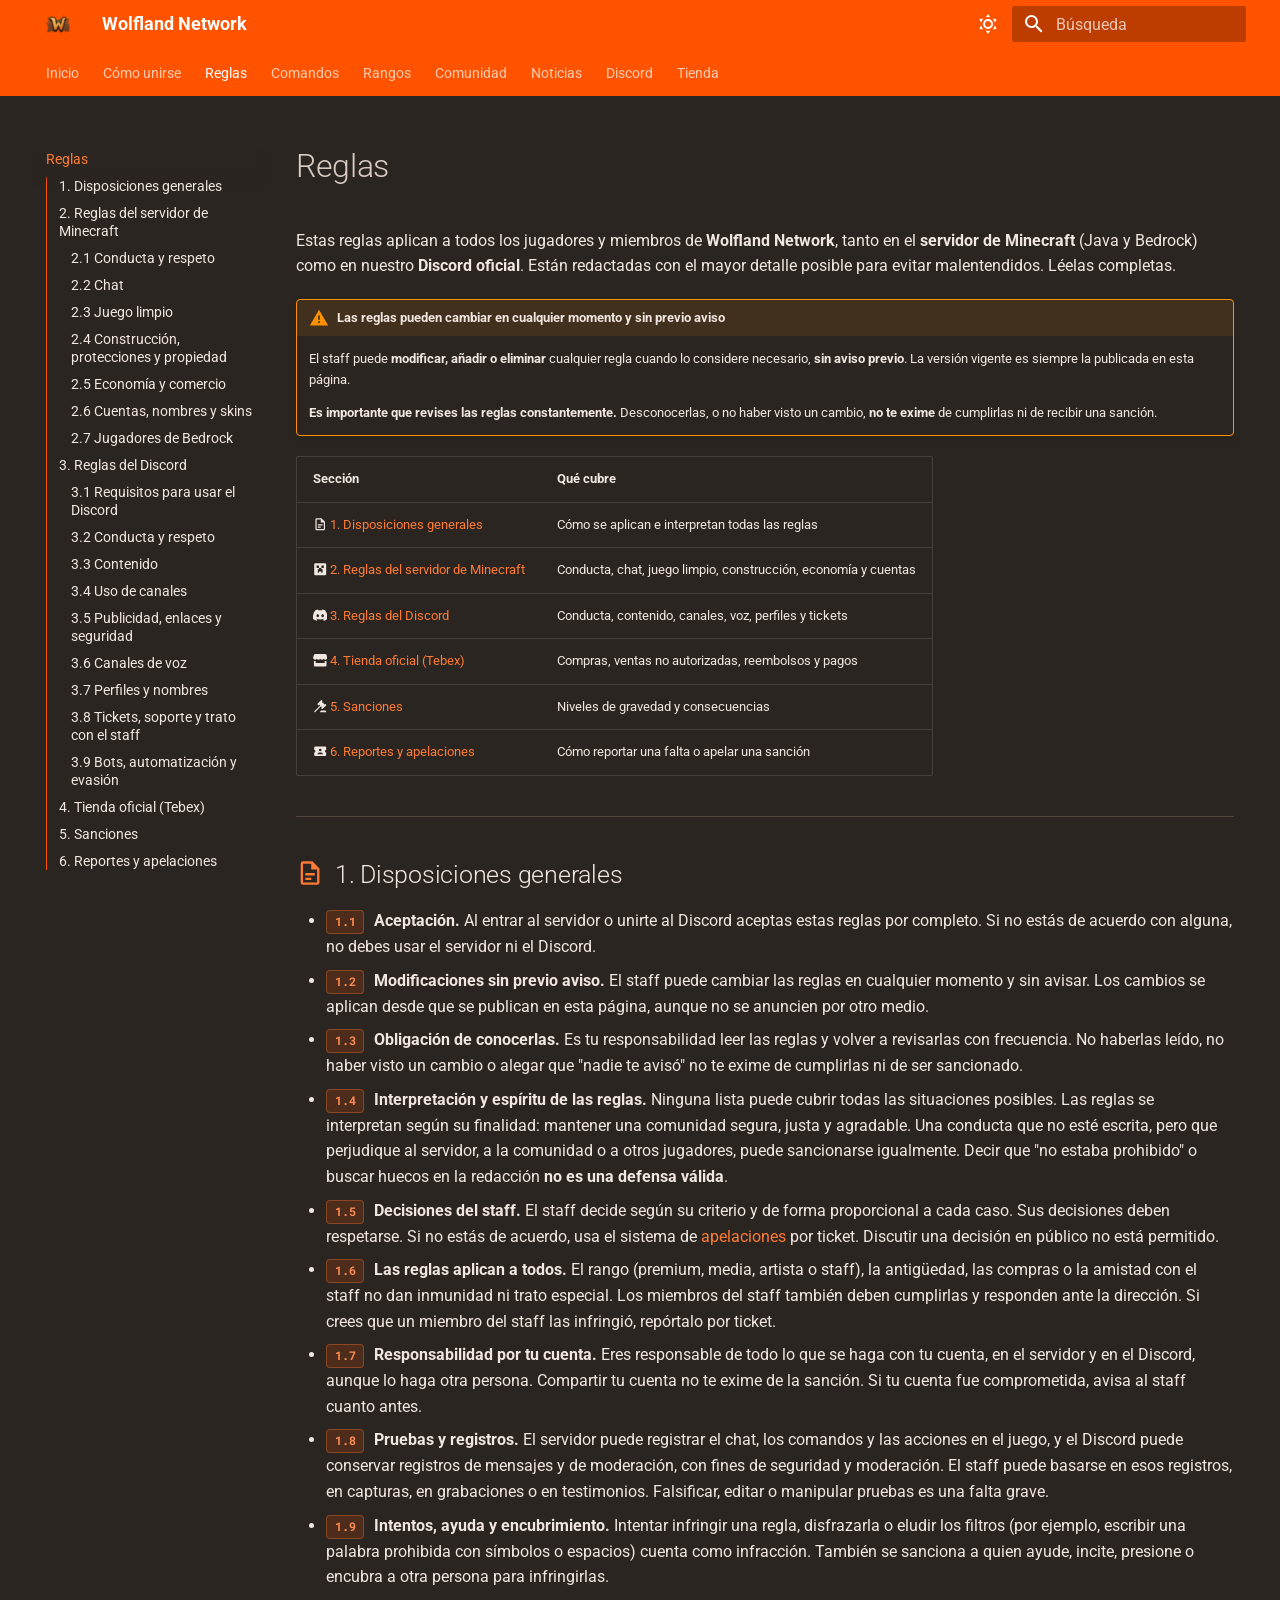
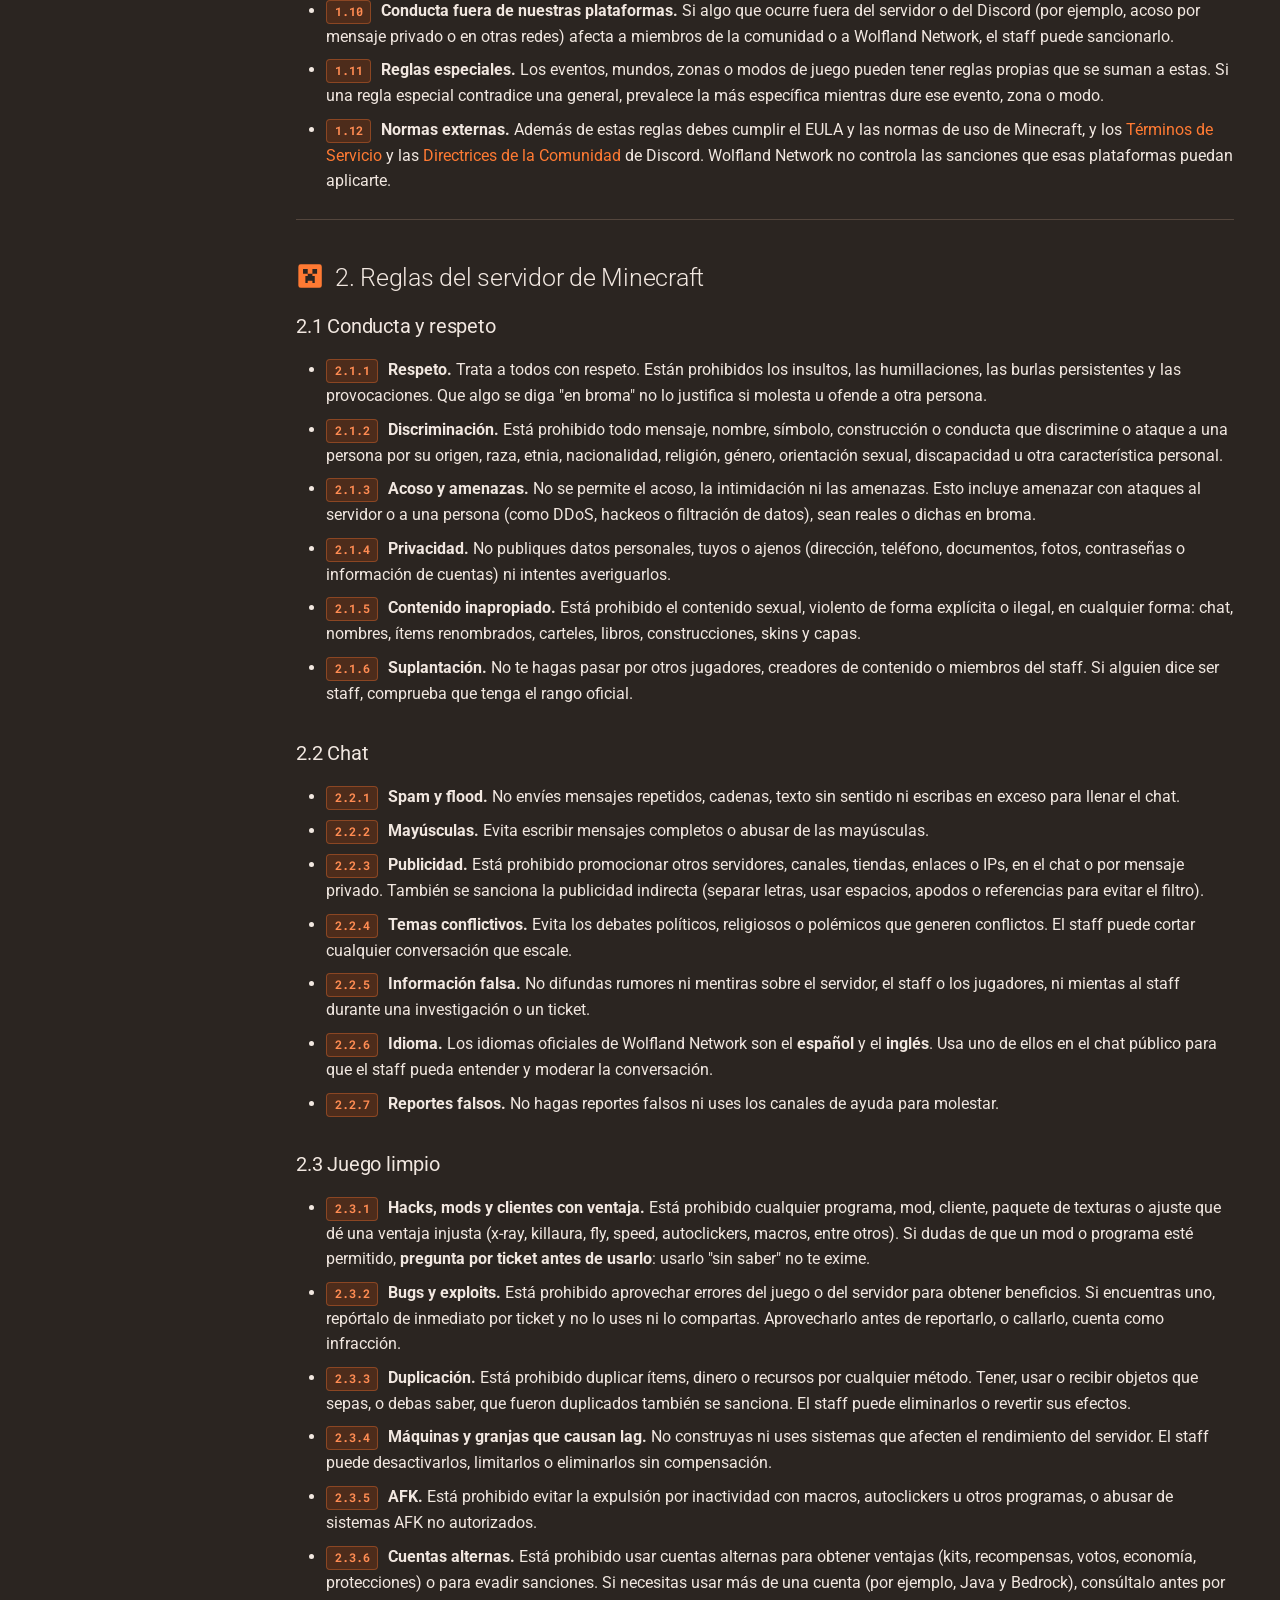
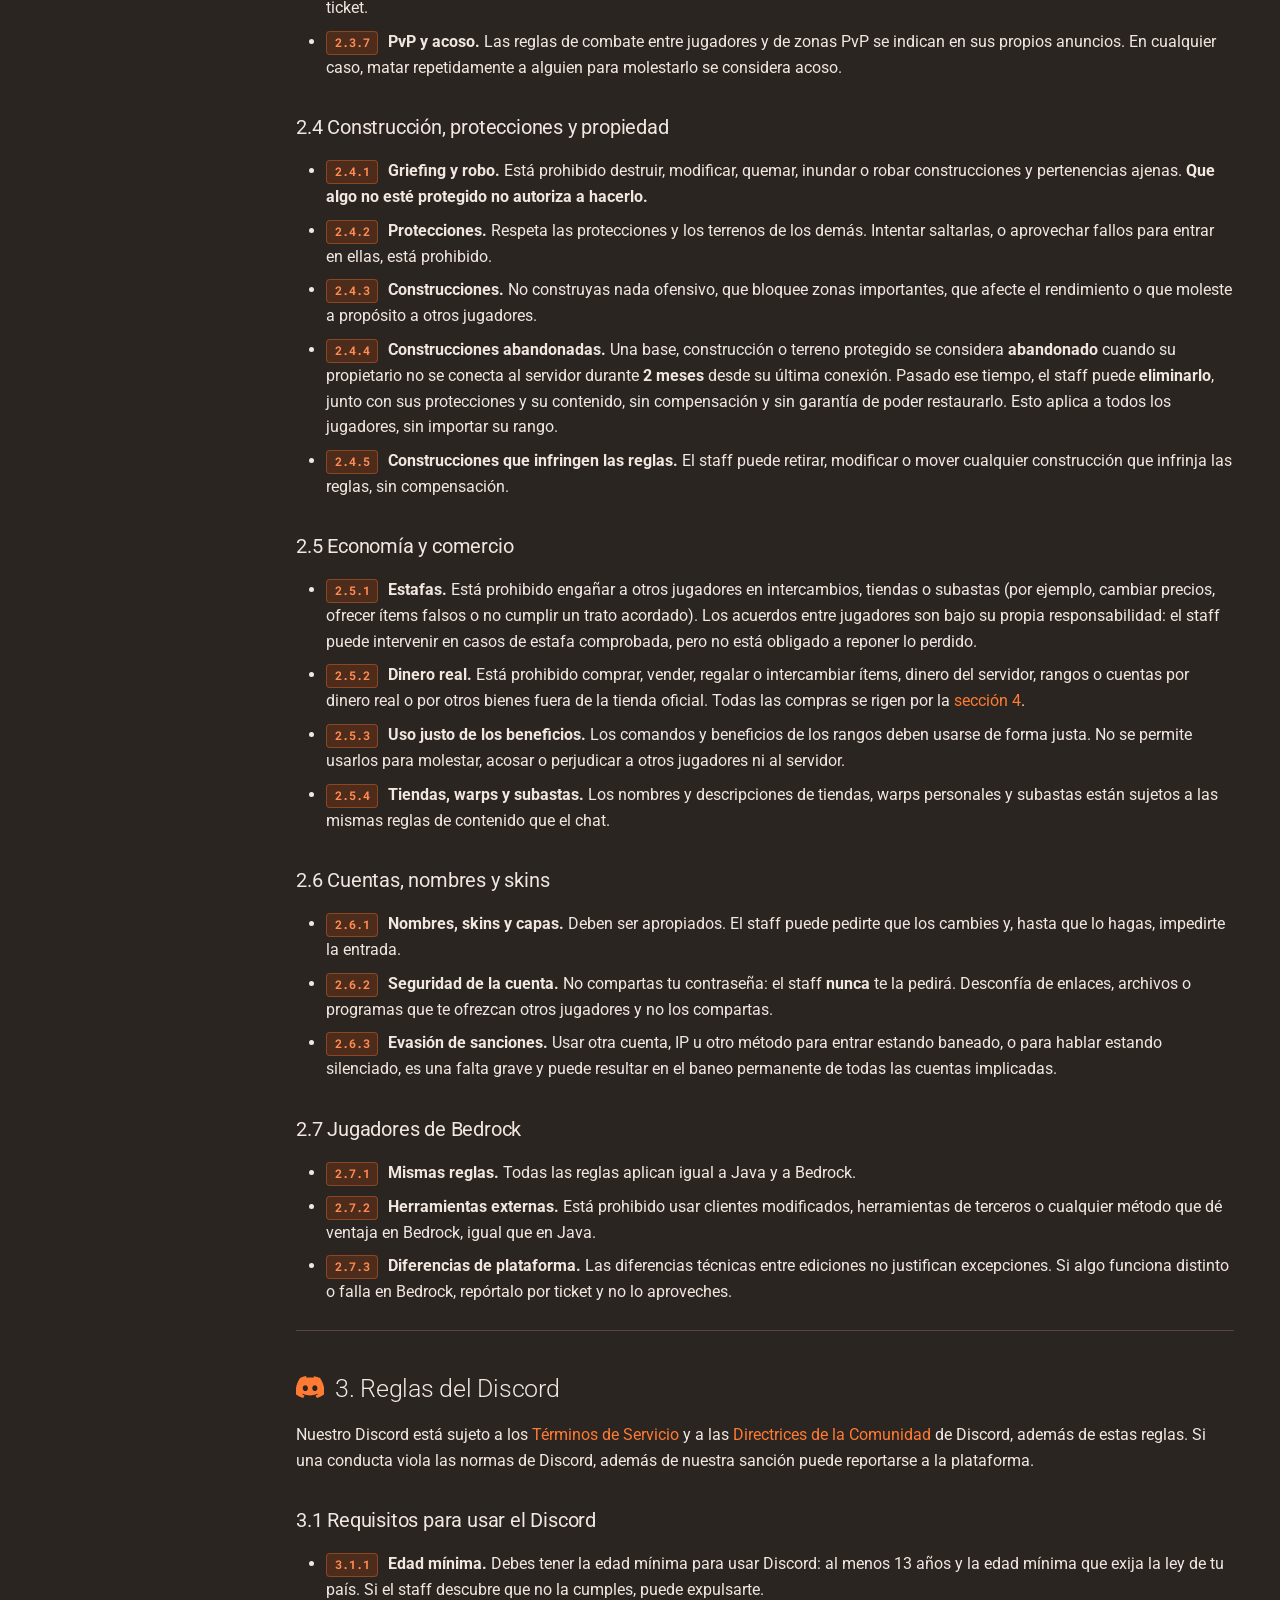
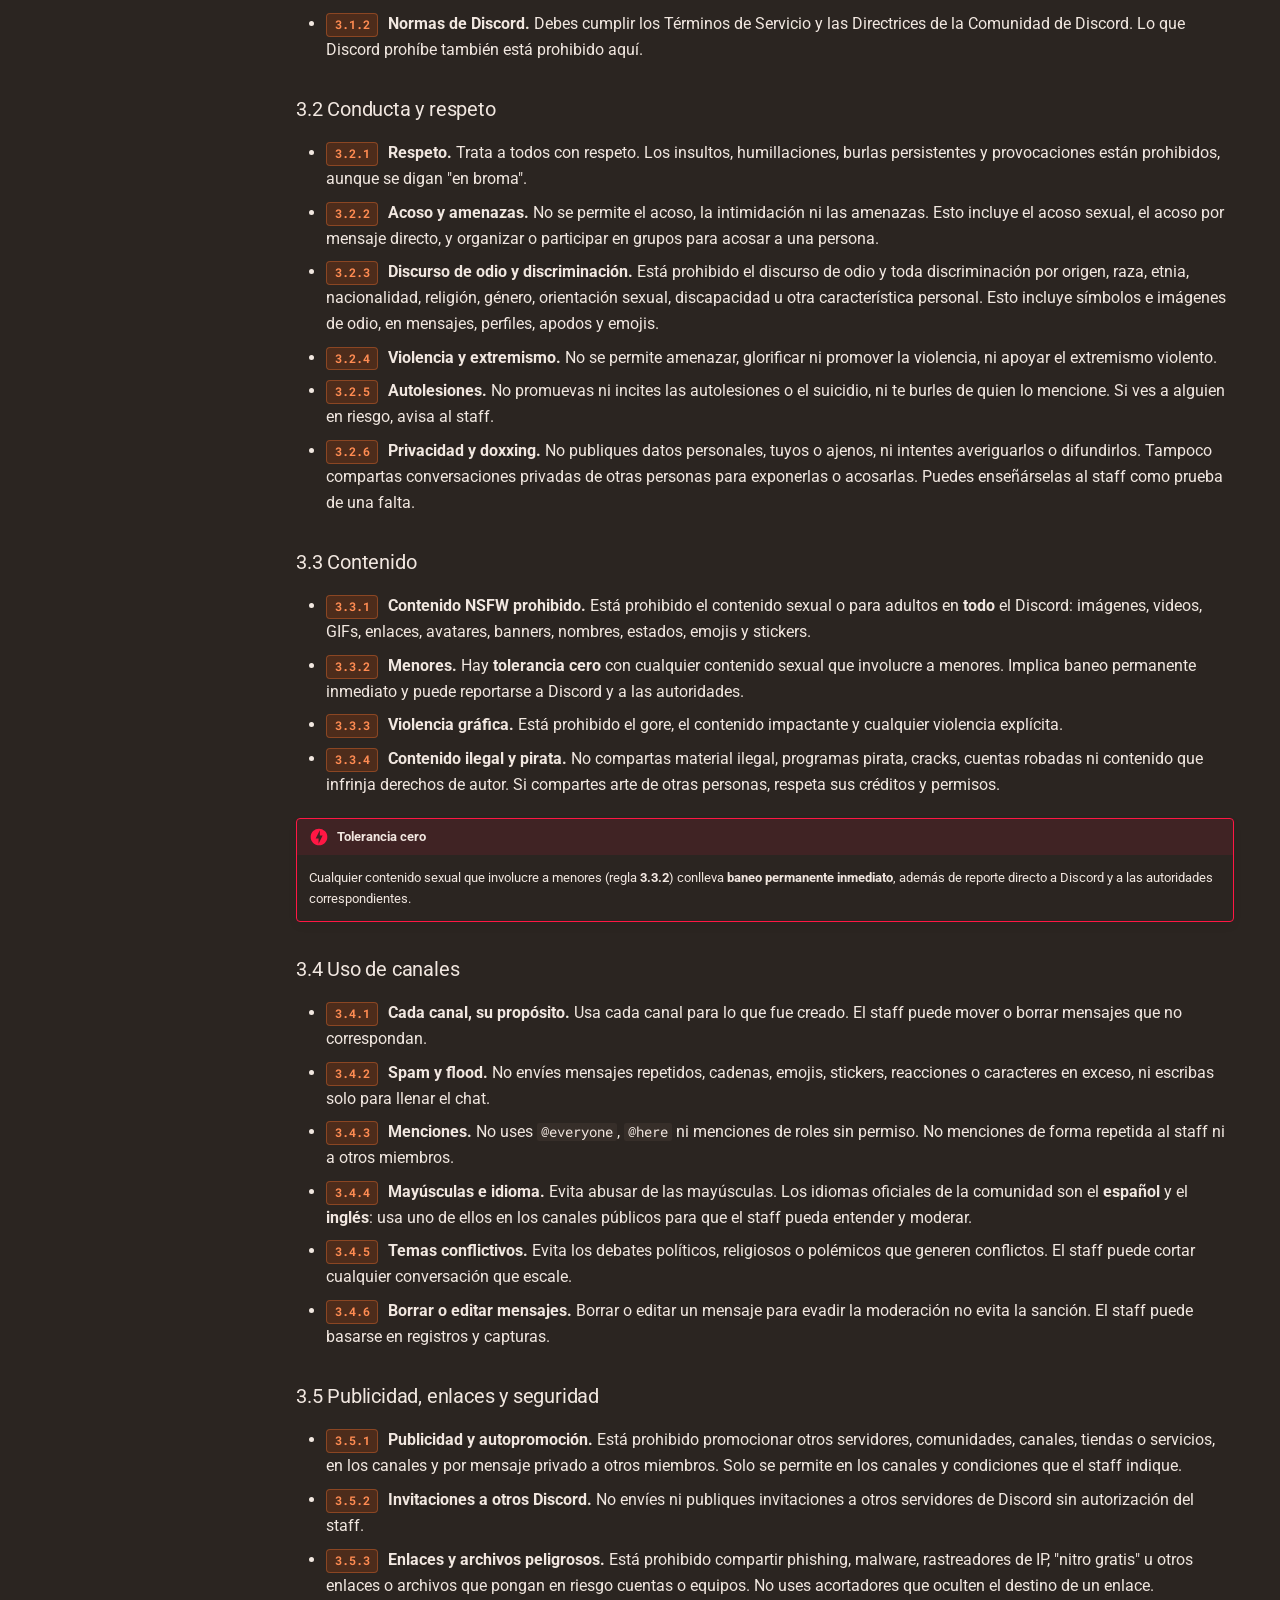
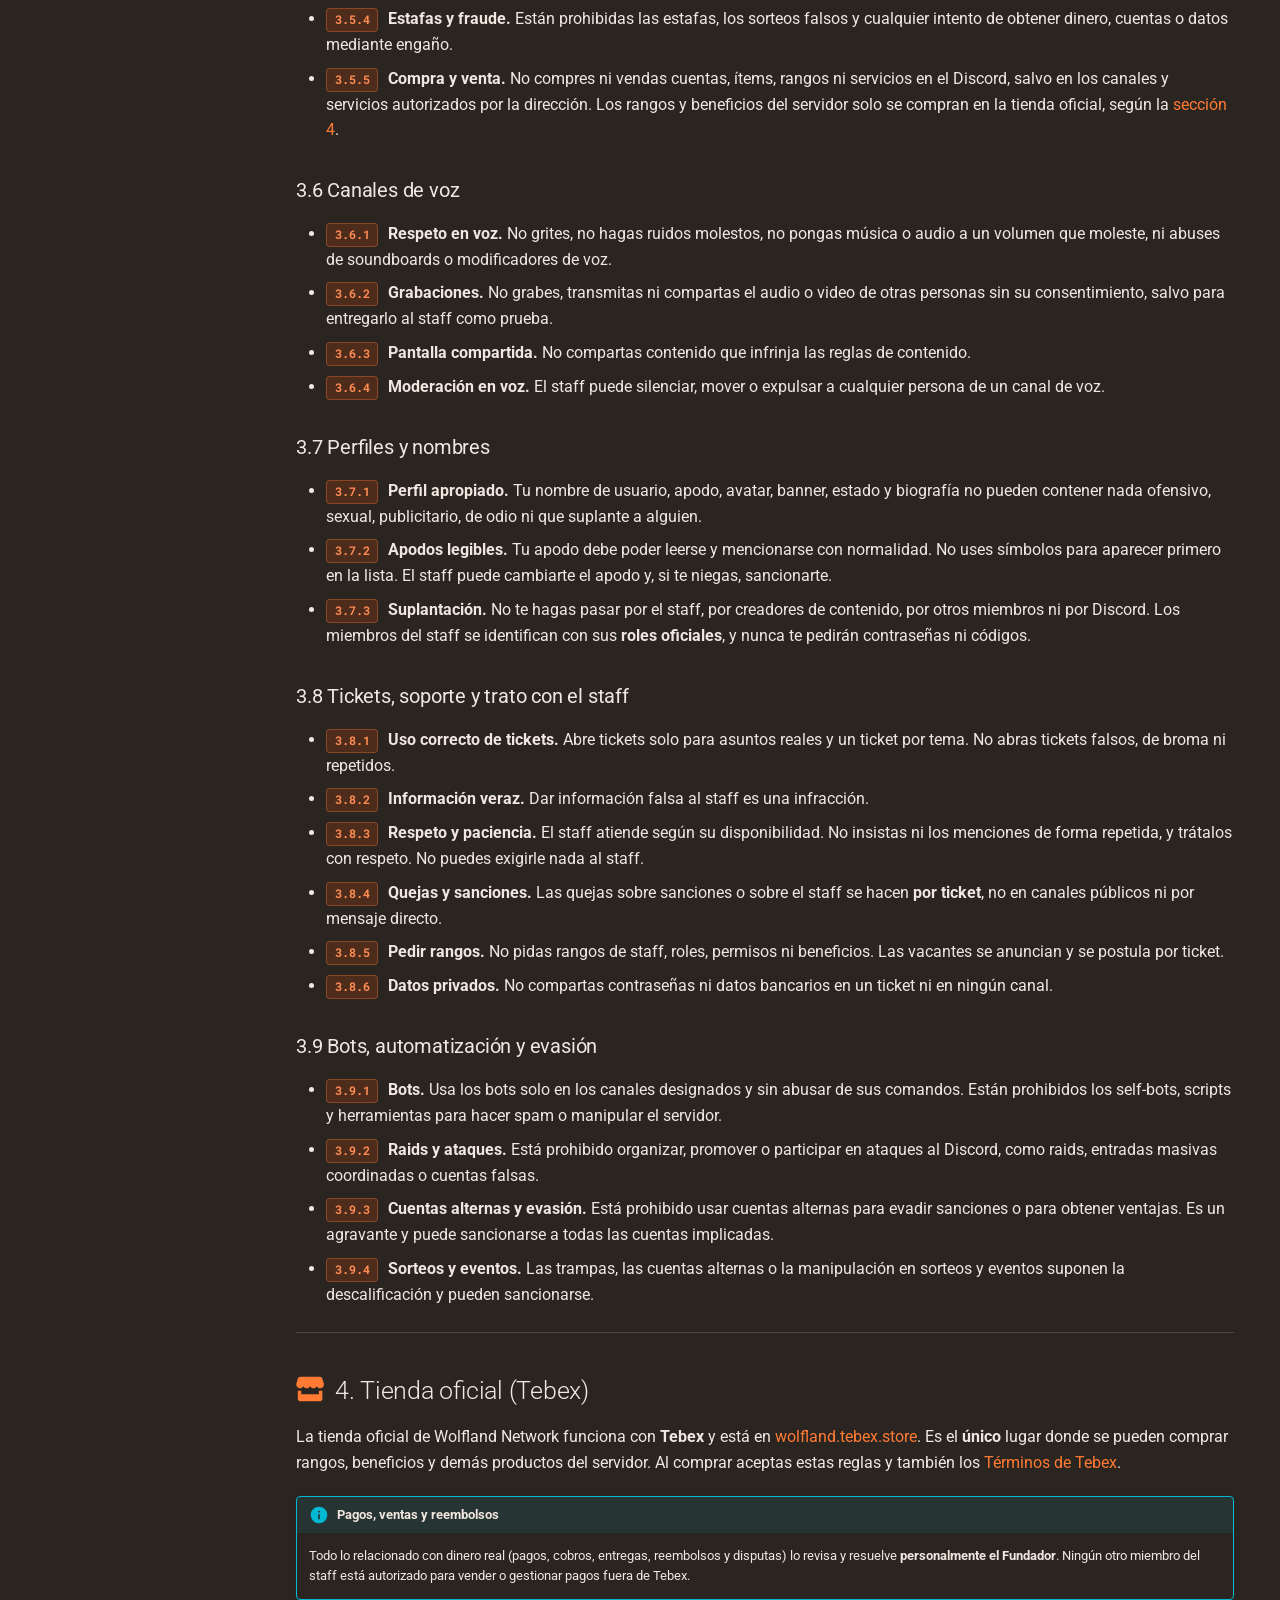
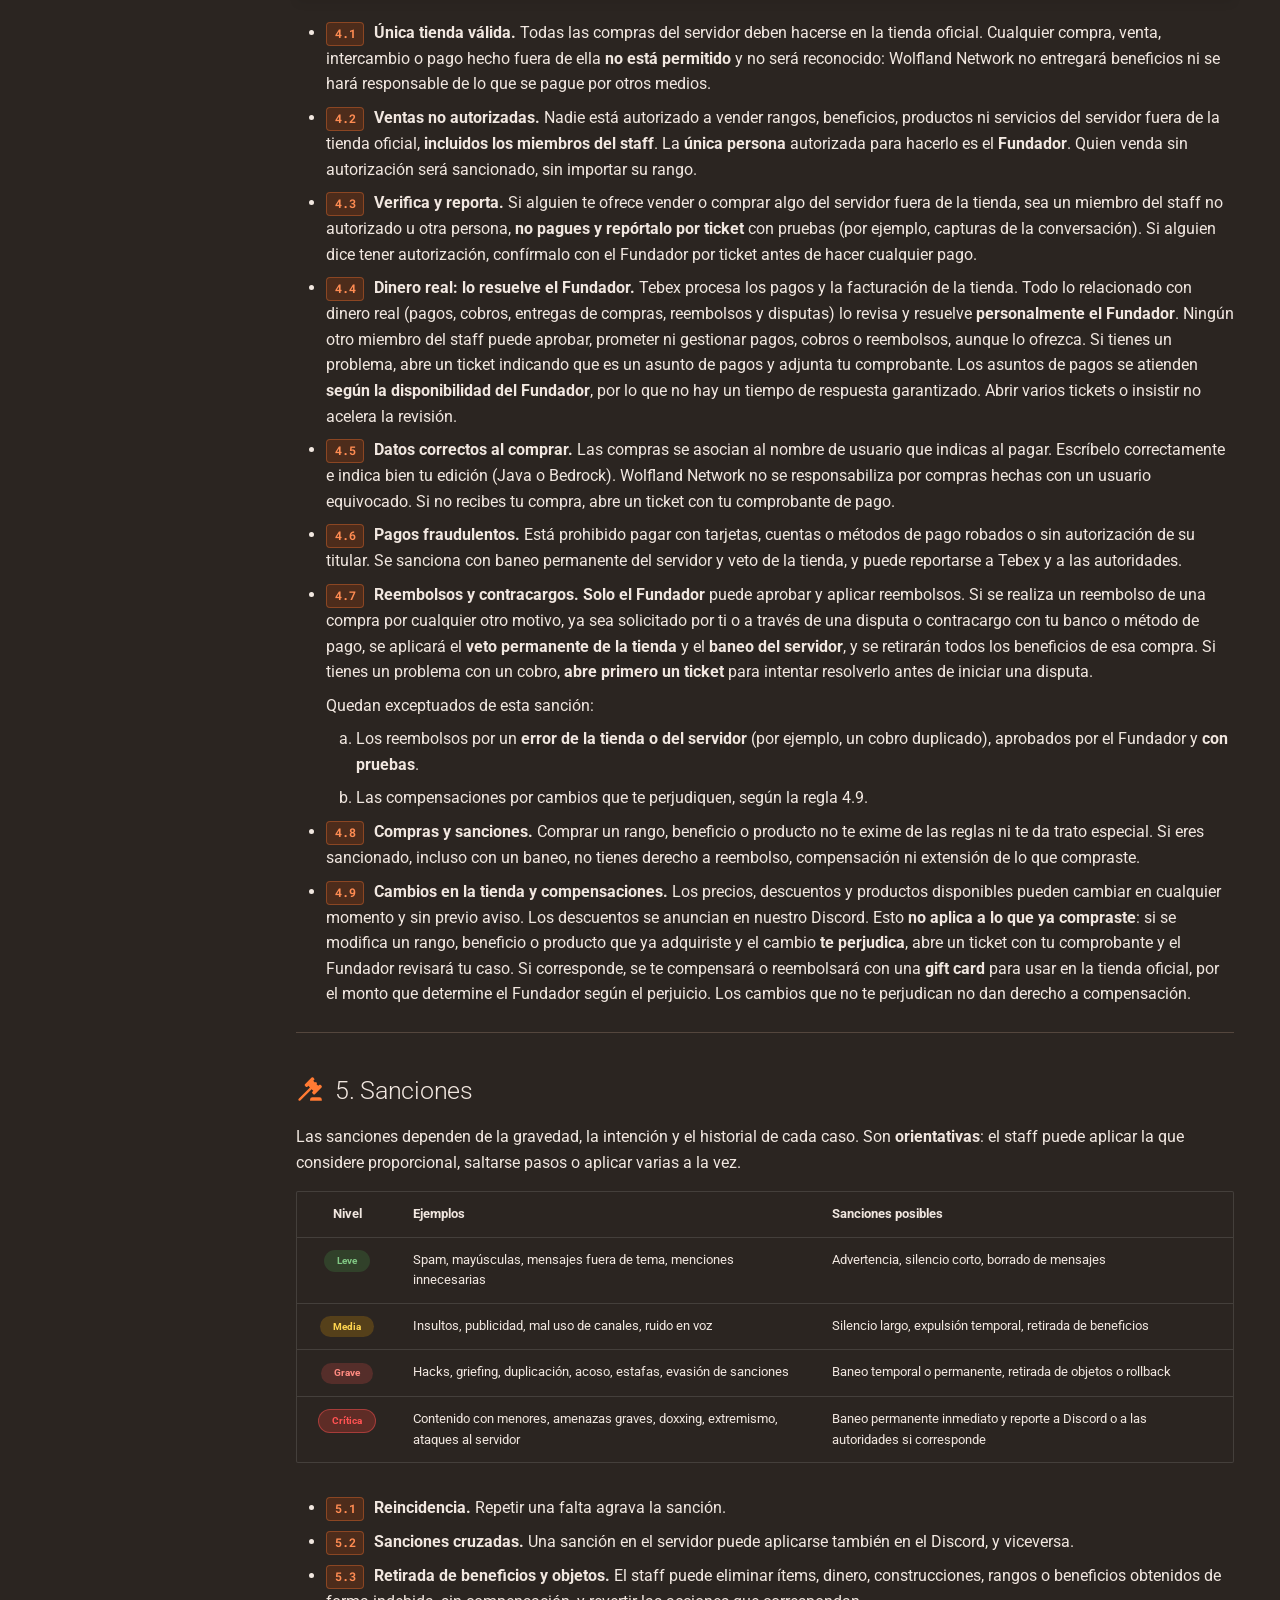
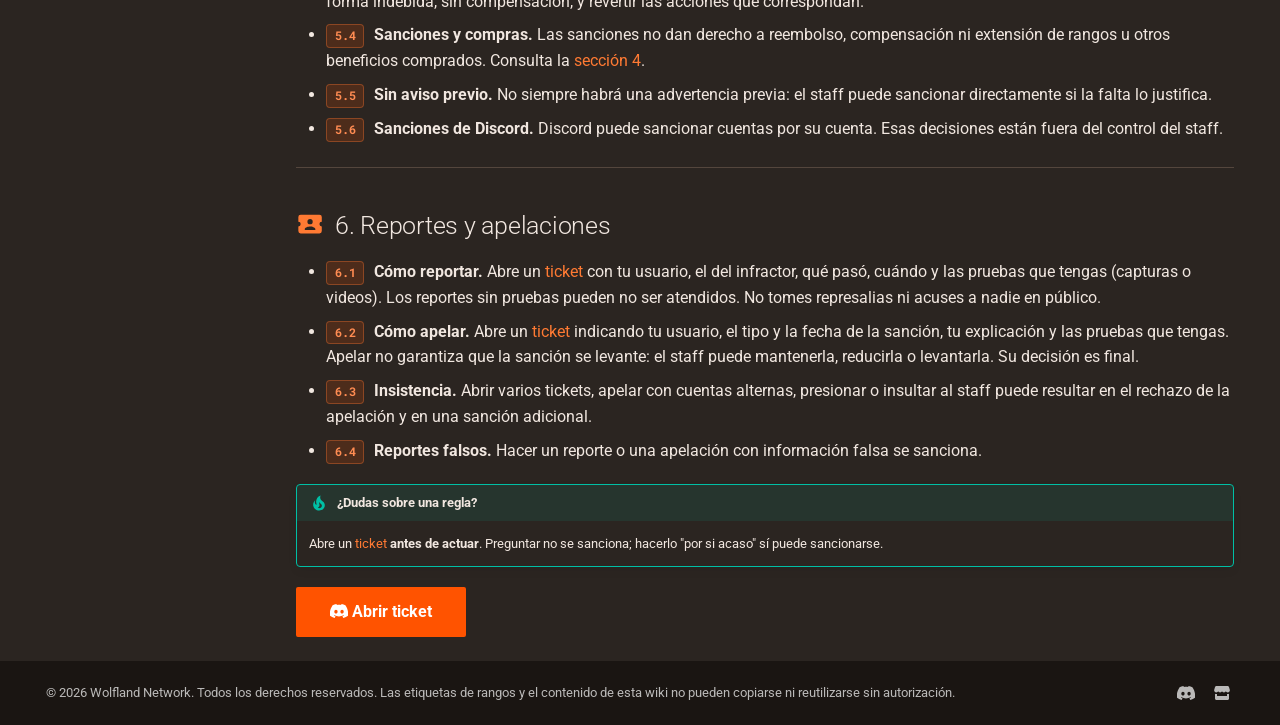
<file: reglas/index.html>
<!doctype html>
<html lang="es" class="no-js">
  <head>
    
      <meta charset="utf-8">
      <meta name="viewport" content="width=device-width,initial-scale=1">
      
        <meta name="description" content="Wiki oficial de Wolfland Network, servidor de Minecraft Survival Custom">
      
      
      
      
        <link rel="prev" href="../unirse/">
      
      
        <link rel="next" href="../comandos/">
      
      
        
      
      
      <link rel="icon" href="../assets/favicon.png">
      <meta name="generator" content="mkdocs-1.6.1, mkdocs-material-9.8.2">
    
    
      
        <title>Reglas - Wolfland Network</title>
      
    
    
      <link rel="stylesheet" href="../assets/stylesheets/main.57a0d79d.min.css">
      
        
        <link rel="stylesheet" href="../assets/stylesheets/palette.fb2fffe2.min.css">
      
      


    
    
      
    
    
      
        
        
        <link rel="preconnect" href="https://fonts.gstatic.com" crossorigin>
        <link rel="stylesheet" href="https://fonts.googleapis.com/css?family=Roboto:300,300i,400,400i,700,700i%7CRoboto+Mono:400,400i,700,700i&display=fallback">
        <style>:root{--md-text-font:"Roboto";--md-code-font:"Roboto Mono"}</style>
      
    
    
      <link rel="stylesheet" href="../stylesheets/extra.css">
    
    <script>__md_scope=new URL("..",location),__md_hash=e=>[...e].reduce(((e,_)=>(e<<5)-e+_.charCodeAt(0)),0),__md_get=(e,_=localStorage,t=__md_scope)=>JSON.parse(_.getItem(t.pathname+"."+e)),__md_set=(e,_,t=localStorage,a=__md_scope)=>{try{t.setItem(a.pathname+"."+e,JSON.stringify(_))}catch(e){}}</script>
    
      

    
    
  </head>
  
  
    
    
      
    
    
    
    
    <body dir="ltr" data-md-color-scheme="slate" data-md-color-primary="custom" data-md-color-accent="custom">
  
    
    <input class="md-toggle" data-md-toggle="drawer" type="checkbox" id="__drawer" autocomplete="off">
    <input class="md-toggle" data-md-toggle="search" type="checkbox" id="__search" autocomplete="off">
    <label class="md-overlay" for="__drawer"></label>
    <div data-md-component="skip">
      
        
        <a href="#reglas" class="md-skip">
          Saltar a contenido
        </a>
      
    </div>
    <div data-md-component="announce">
      
    </div>
    
    
      

<header class="md-header" data-md-component="header">
  <nav class="md-header__inner md-grid" aria-label="Cabecera">
    <a href=".." title="Wolfland Network" class="md-header__button md-logo" aria-label="Wolfland Network" data-md-component="logo">
      
  <img src="../assets/logo.png" alt="logo">

    </a>
    <label class="md-header__button md-icon" for="__drawer">
      
      <svg xmlns="http://www.w3.org/2000/svg" viewBox="0 0 24 24"><path d="M3 6h18v2H3zm0 5h18v2H3zm0 5h18v2H3z"/></svg>
    </label>
    <div class="md-header__title" data-md-component="header-title">
      <div class="md-header__ellipsis">
        <div class="md-header__topic">
          <span class="md-ellipsis">
            Wolfland Network
          </span>
        </div>
        <div class="md-header__topic" data-md-component="header-topic">
          <span class="md-ellipsis">
            
              Reglas
            
          </span>
        </div>
      </div>
    </div>
    
      
        <form class="md-header__option" data-md-component="palette">
  
    
    
    
    <input class="md-option" data-md-color-media="" data-md-color-scheme="slate" data-md-color-primary="custom" data-md-color-accent="custom"  aria-label="Cambiar a modo claro"  type="radio" name="__palette" id="__palette_0">
    
      <label class="md-header__button md-icon" title="Cambiar a modo claro" for="__palette_1" hidden>
        <svg xmlns="http://www.w3.org/2000/svg" viewBox="0 0 24 24"><path d="M12 7a5 5 0 0 1 5 5 5 5 0 0 1-5 5 5 5 0 0 1-5-5 5 5 0 0 1 5-5m0 2a3 3 0 0 0-3 3 3 3 0 0 0 3 3 3 3 0 0 0 3-3 3 3 0 0 0-3-3m0-7 2.39 3.42C13.65 5.15 12.84 5 12 5s-1.65.15-2.39.42zM3.34 7l4.16-.35A7.2 7.2 0 0 0 5.94 8.5c-.44.74-.69 1.5-.83 2.29zm.02 10 1.76-3.77a7.131 7.131 0 0 0 2.38 4.14zM20.65 7l-1.77 3.79a7.02 7.02 0 0 0-2.38-4.15zm-.01 10-4.14.36c.59-.51 1.12-1.14 1.54-1.86.42-.73.69-1.5.83-2.29zM12 22l-2.41-3.44c.74.27 1.55.44 2.41.44.82 0 1.63-.17 2.37-.44z"/></svg>
      </label>
    
  
    
    
    
    <input class="md-option" data-md-color-media="" data-md-color-scheme="default" data-md-color-primary="custom" data-md-color-accent="custom"  aria-label="Cambiar a modo oscuro"  type="radio" name="__palette" id="__palette_1">
    
      <label class="md-header__button md-icon" title="Cambiar a modo oscuro" for="__palette_0" hidden>
        <svg xmlns="http://www.w3.org/2000/svg" viewBox="0 0 24 24"><path d="m17.75 4.09-2.53 1.94.91 3.06-2.63-1.81-2.63 1.81.91-3.06-2.53-1.94L12.44 4l1.06-3 1.06 3zm3.5 6.91-1.64 1.25.59 1.98-1.7-1.17-1.7 1.17.59-1.98L15.75 11l2.06-.05L18.5 9l.69 1.95zm-2.28 4.95c.83-.08 1.72 1.1 1.19 1.85-.32.45-.66.87-1.08 1.27C15.17 23 8.84 23 4.94 19.07c-3.91-3.9-3.91-10.24 0-14.14.4-.4.82-.76 1.27-1.08.75-.53 1.93.36 1.85 1.19-.27 2.86.69 5.83 2.89 8.02a9.96 9.96 0 0 0 8.02 2.89m-1.64 2.02a12.08 12.08 0 0 1-7.8-3.47c-2.17-2.19-3.33-5-3.49-7.82-2.81 3.14-2.7 7.96.31 10.98 3.02 3.01 7.84 3.12 10.98.31"/></svg>
      </label>
    
  
</form>
      
    
    
      <script>var palette=__md_get("__palette");if(palette&&palette.color){if("(prefers-color-scheme)"===palette.color.media){var media=matchMedia("(prefers-color-scheme: light)"),input=document.querySelector(media.matches?"[data-md-color-media='(prefers-color-scheme: light)']":"[data-md-color-media='(prefers-color-scheme: dark)']");palette.color.media=input.getAttribute("data-md-color-media"),palette.color.scheme=input.getAttribute("data-md-color-scheme"),palette.color.primary=input.getAttribute("data-md-color-primary"),palette.color.accent=input.getAttribute("data-md-color-accent")}for(var[key,value]of Object.entries(palette.color))document.body.setAttribute("data-md-color-"+key,value)}</script>
    
    
    
      
      
        <label class="md-header__button md-icon" for="__search">
          
          <svg xmlns="http://www.w3.org/2000/svg" viewBox="0 0 24 24"><path d="M9.5 3A6.5 6.5 0 0 1 16 9.5c0 1.61-.59 3.09-1.56 4.23l.27.27h.79l5 5-1.5 1.5-5-5v-.79l-.27-.27A6.52 6.52 0 0 1 9.5 16 6.5 6.5 0 0 1 3 9.5 6.5 6.5 0 0 1 9.5 3m0 2C7 5 5 7 5 9.5S7 14 9.5 14 14 12 14 9.5 12 5 9.5 5"/></svg>
        </label>
        <div class="md-search" data-md-component="search" role="dialog">
  <label class="md-search__overlay" for="__search"></label>
  <div class="md-search__inner" role="search">
    <form class="md-search__form" name="search">
      <input type="text" class="md-search__input" name="query" aria-label="Búsqueda" placeholder="Búsqueda" autocapitalize="off" autocorrect="off" autocomplete="off" spellcheck="false" data-md-component="search-query" required>
      <label class="md-search__icon md-icon" for="__search">
        
        <svg xmlns="http://www.w3.org/2000/svg" viewBox="0 0 24 24"><path d="M9.5 3A6.5 6.5 0 0 1 16 9.5c0 1.61-.59 3.09-1.56 4.23l.27.27h.79l5 5-1.5 1.5-5-5v-.79l-.27-.27A6.52 6.52 0 0 1 9.5 16 6.5 6.5 0 0 1 3 9.5 6.5 6.5 0 0 1 9.5 3m0 2C7 5 5 7 5 9.5S7 14 9.5 14 14 12 14 9.5 12 5 9.5 5"/></svg>
        
        <svg xmlns="http://www.w3.org/2000/svg" viewBox="0 0 24 24"><path d="M20 11v2H8l5.5 5.5-1.42 1.42L4.16 12l7.92-7.92L13.5 5.5 8 11z"/></svg>
      </label>
      <nav class="md-search__options" aria-label="Buscar">
        
        <button type="reset" class="md-search__icon md-icon" title="Limpiar" aria-label="Limpiar" tabindex="-1">
          
          <svg xmlns="http://www.w3.org/2000/svg" viewBox="0 0 24 24"><path d="M19 6.41 17.59 5 12 10.59 6.41 5 5 6.41 10.59 12 5 17.59 6.41 19 12 13.41 17.59 19 19 17.59 13.41 12z"/></svg>
        </button>
      </nav>
      
        <div class="md-search__suggest" data-md-component="search-suggest"></div>
      
    </form>
    <div class="md-search__output">
      <div class="md-search__scrollwrap" tabindex="0" data-md-scrollfix>
        <div class="md-search-result" data-md-component="search-result">
          <div class="md-search-result__meta">
            Inicializando búsqueda
          </div>
          <ol class="md-search-result__list" role="presentation"></ol>
        </div>
      </div>
    </div>
  </div>
</div>
      
    
    
  </nav>
  
</header>
    
    <div class="md-container" data-md-component="container">
      
      
        
          
            
<nav class="md-tabs" aria-label="Pestañas" data-md-component="tabs">
  <div class="md-grid">
    <ul class="md-tabs__list">
      
        
  
  
  
  
    <li class="md-tabs__item">
      <a href=".." class="md-tabs__link">
        
  
  
    
  
  Inicio

      </a>
    </li>
  

      
        
  
  
  
  
    <li class="md-tabs__item">
      <a href="../unirse/" class="md-tabs__link">
        
  
  
    
  
  Cómo unirse

      </a>
    </li>
  

      
        
  
  
  
    
  
  
    <li class="md-tabs__item md-tabs__item--active">
      <a href="./" class="md-tabs__link">
        
  
  
    
  
  Reglas

      </a>
    </li>
  

      
        
  
  
  
  
    <li class="md-tabs__item">
      <a href="../comandos/" class="md-tabs__link">
        
  
  
    
  
  Comandos

      </a>
    </li>
  

      
        
  
  
  
  
    
    
      <li class="md-tabs__item">
        <a href="../rangos/" class="md-tabs__link">
          
  
  
  Rangos

        </a>
      </li>
    
  

      
        
  
  
  
  
    
    
      <li class="md-tabs__item">
        <a href="../staff/" class="md-tabs__link">
          
  
  
  Comunidad

        </a>
      </li>
    
  

      
        
  
  
  
  
    <li class="md-tabs__item">
      <a href="../noticias/" class="md-tabs__link">
        
  
  
    
  
  Noticias

      </a>
    </li>
  

      
        
  
  
  
  
    <li class="md-tabs__item">
      <a href="https://discord.com/invite/jCmngqZRFV" class="md-tabs__link">
        
  
  
    
  
  Discord

      </a>
    </li>
  

      
        
  
  
  
  
    <li class="md-tabs__item">
      <a href="https://wolfland.tebex.store/" class="md-tabs__link">
        
  
  
    
  
  Tienda

      </a>
    </li>
  

      
    </ul>
  </div>
</nav>
          
        
      
      <main class="md-main" data-md-component="main">
        <div class="md-main__inner md-grid">
          
            
              
              <div class="md-sidebar md-sidebar--primary" data-md-component="sidebar" data-md-type="navigation" >
                <div class="md-sidebar__scrollwrap">
                  <div class="md-sidebar__inner">
                    


  


  

<nav class="md-nav md-nav--primary md-nav--lifted md-nav--integrated" aria-label="Navegación" data-md-level="0">
  <label class="md-nav__title" for="__drawer">
    <a href=".." title="Wolfland Network" class="md-nav__button md-logo" aria-label="Wolfland Network" data-md-component="logo">
      
  <img src="../assets/logo.png" alt="logo">

    </a>
    Wolfland Network
  </label>
  
  <ul class="md-nav__list" data-md-scrollfix>
    
      
      
  
  
  
  
    <li class="md-nav__item">
      <a href=".." class="md-nav__link">
        
  
  
  <span class="md-ellipsis">
    
  
    Inicio
  

    
  </span>
  
  

      </a>
    </li>
  

    
      
      
  
  
  
  
    <li class="md-nav__item">
      <a href="../unirse/" class="md-nav__link">
        
  
  
  <span class="md-ellipsis">
    
  
    Cómo unirse
  

    
  </span>
  
  

      </a>
    </li>
  

    
      
      
  
  
    
  
  
  
    <li class="md-nav__item md-nav__item--active">
      
      <input class="md-nav__toggle md-toggle" type="checkbox" id="__toc">
      
      
        
      
      
        <label class="md-nav__link md-nav__link--active" for="__toc">
          
  
  
  <span class="md-ellipsis">
    
  
    Reglas
  

    
  </span>
  
  

          <span class="md-nav__icon md-icon"></span>
        </label>
      
      <a href="./" class="md-nav__link md-nav__link--active">
        
  
  
  <span class="md-ellipsis">
    
  
    Reglas
  

    
  </span>
  
  

      </a>
      
        

<nav class="md-nav md-nav--secondary" aria-label="Tabla de contenidos">
  
  
  
    
  
  
    <label class="md-nav__title" for="__toc">
      <span class="md-nav__icon md-icon"></span>
      Tabla de contenidos
    </label>
    <ul class="md-nav__list" data-md-component="toc" data-md-scrollfix>
      
        <li class="md-nav__item">
  <a href="#1-disposiciones-generales" class="md-nav__link">
    <span class="md-ellipsis">
      
        1. Disposiciones generales
      
    </span>
  </a>
  
</li>
      
        <li class="md-nav__item">
  <a href="#2-reglas-del-servidor-de-minecraft" class="md-nav__link">
    <span class="md-ellipsis">
      
        2. Reglas del servidor de Minecraft
      
    </span>
  </a>
  
    <nav class="md-nav" aria-label="2. Reglas del servidor de Minecraft">
      <ul class="md-nav__list">
        
          <li class="md-nav__item">
  <a href="#21-conducta-y-respeto" class="md-nav__link">
    <span class="md-ellipsis">
      
        2.1 Conducta y respeto
      
    </span>
  </a>
  
</li>
        
          <li class="md-nav__item">
  <a href="#22-chat" class="md-nav__link">
    <span class="md-ellipsis">
      
        2.2 Chat
      
    </span>
  </a>
  
</li>
        
          <li class="md-nav__item">
  <a href="#23-juego-limpio" class="md-nav__link">
    <span class="md-ellipsis">
      
        2.3 Juego limpio
      
    </span>
  </a>
  
</li>
        
          <li class="md-nav__item">
  <a href="#24-construccion-protecciones-y-propiedad" class="md-nav__link">
    <span class="md-ellipsis">
      
        2.4 Construcción, protecciones y propiedad
      
    </span>
  </a>
  
</li>
        
          <li class="md-nav__item">
  <a href="#25-economia-y-comercio" class="md-nav__link">
    <span class="md-ellipsis">
      
        2.5 Economía y comercio
      
    </span>
  </a>
  
</li>
        
          <li class="md-nav__item">
  <a href="#26-cuentas-nombres-y-skins" class="md-nav__link">
    <span class="md-ellipsis">
      
        2.6 Cuentas, nombres y skins
      
    </span>
  </a>
  
</li>
        
          <li class="md-nav__item">
  <a href="#27-jugadores-de-bedrock" class="md-nav__link">
    <span class="md-ellipsis">
      
        2.7 Jugadores de Bedrock
      
    </span>
  </a>
  
</li>
        
      </ul>
    </nav>
  
</li>
      
        <li class="md-nav__item">
  <a href="#3-reglas-del-discord" class="md-nav__link">
    <span class="md-ellipsis">
      
        3. Reglas del Discord
      
    </span>
  </a>
  
    <nav class="md-nav" aria-label="3. Reglas del Discord">
      <ul class="md-nav__list">
        
          <li class="md-nav__item">
  <a href="#31-requisitos-para-usar-el-discord" class="md-nav__link">
    <span class="md-ellipsis">
      
        3.1 Requisitos para usar el Discord
      
    </span>
  </a>
  
</li>
        
          <li class="md-nav__item">
  <a href="#32-conducta-y-respeto" class="md-nav__link">
    <span class="md-ellipsis">
      
        3.2 Conducta y respeto
      
    </span>
  </a>
  
</li>
        
          <li class="md-nav__item">
  <a href="#33-contenido" class="md-nav__link">
    <span class="md-ellipsis">
      
        3.3 Contenido
      
    </span>
  </a>
  
</li>
        
          <li class="md-nav__item">
  <a href="#34-uso-de-canales" class="md-nav__link">
    <span class="md-ellipsis">
      
        3.4 Uso de canales
      
    </span>
  </a>
  
</li>
        
          <li class="md-nav__item">
  <a href="#35-publicidad-enlaces-y-seguridad" class="md-nav__link">
    <span class="md-ellipsis">
      
        3.5 Publicidad, enlaces y seguridad
      
    </span>
  </a>
  
</li>
        
          <li class="md-nav__item">
  <a href="#36-canales-de-voz" class="md-nav__link">
    <span class="md-ellipsis">
      
        3.6 Canales de voz
      
    </span>
  </a>
  
</li>
        
          <li class="md-nav__item">
  <a href="#37-perfiles-y-nombres" class="md-nav__link">
    <span class="md-ellipsis">
      
        3.7 Perfiles y nombres
      
    </span>
  </a>
  
</li>
        
          <li class="md-nav__item">
  <a href="#38-tickets-soporte-y-trato-con-el-staff" class="md-nav__link">
    <span class="md-ellipsis">
      
        3.8 Tickets, soporte y trato con el staff
      
    </span>
  </a>
  
</li>
        
          <li class="md-nav__item">
  <a href="#39-bots-automatizacion-y-evasion" class="md-nav__link">
    <span class="md-ellipsis">
      
        3.9 Bots, automatización y evasión
      
    </span>
  </a>
  
</li>
        
      </ul>
    </nav>
  
</li>
      
        <li class="md-nav__item">
  <a href="#4-tienda-oficial-tebex" class="md-nav__link">
    <span class="md-ellipsis">
      
        4. Tienda oficial (Tebex)
      
    </span>
  </a>
  
</li>
      
        <li class="md-nav__item">
  <a href="#5-sanciones" class="md-nav__link">
    <span class="md-ellipsis">
      
        5. Sanciones
      
    </span>
  </a>
  
</li>
      
        <li class="md-nav__item">
  <a href="#6-reportes-y-apelaciones" class="md-nav__link">
    <span class="md-ellipsis">
      
        6. Reportes y apelaciones
      
    </span>
  </a>
  
</li>
      
    </ul>
  
</nav>
      
    </li>
  

    
      
      
  
  
  
  
    <li class="md-nav__item">
      <a href="../comandos/" class="md-nav__link">
        
  
  
  <span class="md-ellipsis">
    
  
    Comandos
  

    
  </span>
  
  

      </a>
    </li>
  

    
      
      
  
  
  
  
    
    
    
    
      
      
    
    
    <li class="md-nav__item md-nav__item--nested">
      
        
        
        <input class="md-nav__toggle md-toggle " type="checkbox" id="__nav_5" >
        
          
          <label class="md-nav__link" for="__nav_5" id="__nav_5_label" tabindex="0">
            
  
  
  <span class="md-ellipsis">
    
  
    Rangos
  

    
  </span>
  
  

            <span class="md-nav__icon md-icon"></span>
          </label>
        
        <nav class="md-nav" data-md-level="1" aria-labelledby="__nav_5_label" aria-expanded="false">
          <label class="md-nav__title" for="__nav_5">
            <span class="md-nav__icon md-icon"></span>
            
  
    Rangos
  

          </label>
          <ul class="md-nav__list" data-md-scrollfix>
            
              
                
  
  
  
  
    <li class="md-nav__item">
      <a href="../rangos/" class="md-nav__link">
        
  
  
  <span class="md-ellipsis">
    
  
    Todos los rangos
  

    
  </span>
  
  

      </a>
    </li>
  

              
            
              
                
  
  
  
  
    <li class="md-nav__item">
      <a href="../rangos-premium/" class="md-nav__link">
        
  
  
  <span class="md-ellipsis">
    
  
    Rangos Premium
  

    
  </span>
  
  

      </a>
    </li>
  

              
            
              
                
  
  
  
  
    <li class="md-nav__item">
      <a href="../rangos-media/" class="md-nav__link">
        
  
  
  <span class="md-ellipsis">
    
  
    Rangos Media
  

    
  </span>
  
  

      </a>
    </li>
  

              
            
          </ul>
        </nav>
      
    </li>
  

    
      
      
  
  
  
  
    
    
    
    
      
      
    
    
    <li class="md-nav__item md-nav__item--nested">
      
        
        
        <input class="md-nav__toggle md-toggle " type="checkbox" id="__nav_6" >
        
          
          <label class="md-nav__link" for="__nav_6" id="__nav_6_label" tabindex="0">
            
  
  
  <span class="md-ellipsis">
    
  
    Comunidad
  

    
  </span>
  
  

            <span class="md-nav__icon md-icon"></span>
          </label>
        
        <nav class="md-nav" data-md-level="1" aria-labelledby="__nav_6_label" aria-expanded="false">
          <label class="md-nav__title" for="__nav_6">
            <span class="md-nav__icon md-icon"></span>
            
  
    Comunidad
  

          </label>
          <ul class="md-nav__list" data-md-scrollfix>
            
              
                
  
  
  
  
    <li class="md-nav__item">
      <a href="../staff/" class="md-nav__link">
        
  
  
  <span class="md-ellipsis">
    
  
    Staff
  

    
  </span>
  
  

      </a>
    </li>
  

              
            
              
                
  
  
  
  
    <li class="md-nav__item">
      <a href="../eventos/" class="md-nav__link">
        
  
  
  <span class="md-ellipsis">
    
  
    Eventos
  

    
  </span>
  
  

      </a>
    </li>
  

              
            
              
                
  
  
  
  
    <li class="md-nav__item">
      <a href="../servicios/" class="md-nav__link">
        
  
  
  <span class="md-ellipsis">
    
  
    Servicios de contenido
  

    
  </span>
  
  

      </a>
    </li>
  

              
            
          </ul>
        </nav>
      
    </li>
  

    
      
      
  
  
  
  
    <li class="md-nav__item">
      <a href="../noticias/" class="md-nav__link">
        
  
  
  <span class="md-ellipsis">
    
  
    Noticias
  

    
  </span>
  
  

      </a>
    </li>
  

    
      
      
  
  
  
  
    <li class="md-nav__item">
      <a href="https://discord.com/invite/jCmngqZRFV" class="md-nav__link">
        
  
  
  <span class="md-ellipsis">
    
  
    Discord
  

    
  </span>
  
  

      </a>
    </li>
  

    
      
      
  
  
  
  
    <li class="md-nav__item">
      <a href="https://wolfland.tebex.store/" class="md-nav__link">
        
  
  
  <span class="md-ellipsis">
    
  
    Tienda
  

    
  </span>
  
  

      </a>
    </li>
  

    
  </ul>
</nav>
                  </div>
                </div>
              </div>
            
            
          
          
            <div class="md-content" data-md-component="content">
              
              <article class="md-content__inner md-typeset">
                
                  



<h1 id="reglas">Reglas<a class="headerlink" href="#reglas" title="Permanent link">&para;</a></h1>
<p>Estas reglas aplican a todos los jugadores y miembros de <strong>Wolfland Network</strong>, tanto en el <strong>servidor de Minecraft</strong> (Java y Bedrock) como en nuestro <strong>Discord oficial</strong>. Están redactadas con el mayor detalle posible para evitar malentendidos. Léelas completas.</p>
<div class="admonition warning">
<p class="admonition-title">Las reglas pueden cambiar en cualquier momento y sin previo aviso</p>
<p>El staff puede <strong>modificar, añadir o eliminar</strong> cualquier regla cuando lo considere necesario, <strong>sin aviso previo</strong>. La versión vigente es siempre la publicada en esta página.</p>
<p><strong>Es importante que revises las reglas constantemente.</strong> Desconocerlas, o no haber visto un cambio, <strong>no te exime</strong> de cumplirlas ni de recibir una sanción.</p>
</div>
<table>
<thead>
<tr>
<th>Sección</th>
<th>Qué cubre</th>
</tr>
</thead>
<tbody>
<tr>
<td><span class="twemoji"><svg xmlns="http://www.w3.org/2000/svg" viewBox="0 0 24 24"><path d="M6 2a2 2 0 0 0-2 2v16a2 2 0 0 0 2 2h12a2 2 0 0 0 2-2V8l-6-6zm0 2h7v5h5v11H6zm2 8v2h8v-2zm0 4v2h5v-2z"/></svg></span> <a href="#1-disposiciones-generales">1. Disposiciones generales</a></td>
<td>Cómo se aplican e interpretan todas las reglas</td>
</tr>
<tr>
<td><span class="twemoji"><svg xmlns="http://www.w3.org/2000/svg" viewBox="0 0 24 24"><path d="M4 2h16a2 2 0 0 1 2 2v16a2 2 0 0 1-2 2H4a2 2 0 0 1-2-2V4a2 2 0 0 1 2-2m2 4v4h4v2H8v6h2v-2h4v2h2v-6h-2v-2h4V6h-4v4h-4V6z"/></svg></span> <a href="#2-reglas-del-servidor-de-minecraft">2. Reglas del servidor de Minecraft</a></td>
<td>Conducta, chat, juego limpio, construcción, economía y cuentas</td>
</tr>
<tr>
<td><span class="twemoji"><svg xmlns="http://www.w3.org/2000/svg" viewBox="0 0 576 512"><!--! Font Awesome Free 7.1.0 by @fontawesome - https://fontawesome.com License - https://fontawesome.com/license/free (Icons: CC BY 4.0, Fonts: SIL OFL 1.1, Code: MIT License) Copyright 2025 Fonticons, Inc.--><path d="M492.5 69.8c-.2-.3-.4-.6-.8-.7-38.1-17.5-78.4-30-119.7-37.1-.4-.1-.8 0-1.1.1s-.6.4-.8.8c-5.5 9.9-10.5 20.2-14.9 30.6-44.6-6.8-89.9-6.8-134.4 0-4.5-10.5-9.5-20.7-15.1-30.6-.2-.3-.5-.6-.8-.8s-.7-.2-1.1-.2C162.5 39 122.2 51.5 84.1 69c-.3.1-.6.4-.8.7C7.1 183.5-13.8 294.6-3.6 404.2c0 .3.1.5.2.8s.3.4.5.6c44.4 32.9 94 58 146.8 74.2.4.1.8.1 1.1 0s.7-.4.9-.7c11.3-15.4 21.4-31.8 30-48.8.1-.2.2-.5.2-.8s0-.5-.1-.8-.2-.5-.4-.6-.4-.3-.7-.4c-15.8-6.1-31.2-13.4-45.9-21.9-.3-.2-.5-.4-.7-.6s-.3-.6-.3-.9 0-.6.2-.9.3-.5.6-.7c3.1-2.3 6.2-4.7 9.1-7.1.3-.2.6-.4.9-.4s.7 0 1 .1c96.2 43.9 200.4 43.9 295.5 0 .3-.1.7-.2 1-.2s.7.2.9.4c2.9 2.4 6 4.9 9.1 7.2.2.2.4.4.6.7s.2.6.2.9-.1.6-.3.9-.4.5-.6.6c-14.7 8.6-30 15.9-45.9 21.8-.2.1-.5.2-.7.4s-.3.4-.4.7-.1.5-.1.8.1.5.2.8c8.8 17 18.8 33.3 30 48.8.2.3.6.6.9.7s.8.1 1.1 0c52.9-16.2 102.6-41.3 147.1-74.2.2-.2.4-.4.5-.6s.2-.5.2-.8c12.3-126.8-20.5-236.9-86.9-334.5zm-302 267.7c-29 0-52.8-26.6-52.8-59.2s23.4-59.2 52.8-59.2c29.7 0 53.3 26.8 52.8 59.2 0 32.7-23.4 59.2-52.8 59.2m195.4 0c-29 0-52.8-26.6-52.8-59.2s23.4-59.2 52.8-59.2c29.7 0 53.3 26.8 52.8 59.2 0 32.7-23.2 59.2-52.8 59.2"/></svg></span> <a href="#3-reglas-del-discord">3. Reglas del Discord</a></td>
<td>Conducta, contenido, canales, voz, perfiles y tickets</td>
</tr>
<tr>
<td><span class="twemoji"><svg xmlns="http://www.w3.org/2000/svg" viewBox="0 0 512 512"><!--! Font Awesome Free 7.1.0 by @fontawesome - https://fontawesome.com License - https://fontawesome.com/license/free (Icons: CC BY 4.0, Fonts: SIL OFL 1.1, Code: MIT License) Copyright 2025 Fonticons, Inc.--><path d="M30.7 72.3C37.6 48.4 59.5 32 84.4 32h344c24.9 0 46.8 16.4 53.8 40.3l23.4 80.2c12.8 43.7-20.1 87.5-65.6 87.5-26.3 0-49.4-14.9-60.8-37.1-11.6 21.9-34.6 37.1-61.4 37.1-26.6 0-49.7-15-61.3-37-11.6 22-34.7 37-61.3 37-26.8 0-49.8-15.1-61.4-37.1C122.4 225 99.3 240 73 240c-45.6 0-78.4-43.7-65.6-87.5zM96.4 352h320v-66.4c7.6 1.6 15.5 2.4 23.5 2.4 14.3 0 28-2.6 40.5-7.2V432c0 26.5-21.5 48-48 48h-352c-26.5 0-48-21.5-48-48V280.8c12.5 4.6 26.1 7.2 40.5 7.2 8.1 0 15.9-.8 23.5-2.4z"/></svg></span> <a href="#4-tienda-oficial-tebex">4. Tienda oficial (Tebex)</a></td>
<td>Compras, ventas no autorizadas, reembolsos y pagos</td>
</tr>
<tr>
<td><span class="twemoji"><svg xmlns="http://www.w3.org/2000/svg" viewBox="0 0 24 24"><path d="m2.3 20.28 9.6-9.6-1.4-1.42-.72.71a.996.996 0 0 1-1.41 0l-.71-.71a.996.996 0 0 1 0-1.41l5.66-5.66a.996.996 0 0 1 1.41 0l.71.71c.39.39.39 1.02 0 1.41l-.71.69 1.42 1.43a.996.996 0 0 1 1.41 0c.39.39.39 1.03 0 1.42l1.41 1.41.71-.71c.39-.39 1.03-.39 1.42 0l.7.71c.39.39.39 1.03 0 1.42l-5.65 5.65c-.39.39-1.03.39-1.42 0l-.7-.7a.99.99 0 0 1 0-1.42l.7-.71-1.41-1.41-9.61 9.61a.996.996 0 0 1-1.41 0c-.39-.39-.39-1.03 0-1.42M20 19a2 2 0 0 1 2 2v1H12v-1a2 2 0 0 1 2-2z"/></svg></span> <a href="#5-sanciones">5. Sanciones</a></td>
<td>Niveles de gravedad y consecuencias</td>
</tr>
<tr>
<td><span class="twemoji"><svg xmlns="http://www.w3.org/2000/svg" viewBox="0 0 24 24"><path d="M20 12a2 2 0 0 0 2 2v4a2 2 0 0 1-2 2H4a2 2 0 0 1-2-2v-4a2 2 0 0 0 2-2 2 2 0 0 0-2-2V6a2 2 0 0 1 2-2h16a2 2 0 0 1 2 2v4a2 2 0 0 0-2 2m-3.5 4.25c0-1.5-3-2.25-4.5-2.25s-4.5.75-4.5 2.25V17h9zm-4.5-4A2.25 2.25 0 0 0 14.25 10 2.25 2.25 0 0 0 12 7.75 2.25 2.25 0 0 0 9.75 10 2.25 2.25 0 0 0 12 12.25"/></svg></span> <a href="#6-reportes-y-apelaciones">6. Reportes y apelaciones</a></td>
<td>Cómo reportar una falta o apelar una sanción</td>
</tr>
</tbody>
</table>
<hr />
<h2 id="1-disposiciones-generales"><span class="twemoji"><svg xmlns="http://www.w3.org/2000/svg" viewBox="0 0 24 24"><path d="M6 2a2 2 0 0 0-2 2v16a2 2 0 0 0 2 2h12a2 2 0 0 0 2-2V8l-6-6zm0 2h7v5h5v11H6zm2 8v2h8v-2zm0 4v2h5v-2z"/></svg></span> 1. Disposiciones generales<a class="headerlink" href="#1-disposiciones-generales" title="Permanent link">&para;</a></h2>
<ul>
<li><span class="rule-num">1.1</span> <strong>Aceptación.</strong> Al entrar al servidor o unirte al Discord aceptas estas reglas por completo. Si no estás de acuerdo con alguna, no debes usar el servidor ni el Discord.</li>
<li><span class="rule-num">1.2</span> <strong>Modificaciones sin previo aviso.</strong> El staff puede cambiar las reglas en cualquier momento y sin avisar. Los cambios se aplican desde que se publican en esta página, aunque no se anuncien por otro medio.</li>
<li><span class="rule-num">1.3</span> <strong>Obligación de conocerlas.</strong> Es tu responsabilidad leer las reglas y volver a revisarlas con frecuencia. No haberlas leído, no haber visto un cambio o alegar que "nadie te avisó" no te exime de cumplirlas ni de ser sancionado.</li>
<li><span class="rule-num">1.4</span> <strong>Interpretación y espíritu de las reglas.</strong> Ninguna lista puede cubrir todas las situaciones posibles. Las reglas se interpretan según su finalidad: mantener una comunidad segura, justa y agradable. Una conducta que no esté escrita, pero que perjudique al servidor, a la comunidad o a otros jugadores, puede sancionarse igualmente. Decir que "no estaba prohibido" o buscar huecos en la redacción <strong>no es una defensa válida</strong>.</li>
<li><span class="rule-num">1.5</span> <strong>Decisiones del staff.</strong> El staff decide según su criterio y de forma proporcional a cada caso. Sus decisiones deben respetarse. Si no estás de acuerdo, usa el sistema de <a href="#6-reportes-y-apelaciones">apelaciones</a> por ticket. Discutir una decisión en público no está permitido.</li>
<li><span class="rule-num">1.6</span> <strong>Las reglas aplican a todos.</strong> El rango (premium, media, artista o staff), la antigüedad, las compras o la amistad con el staff no dan inmunidad ni trato especial. Los miembros del staff también deben cumplirlas y responden ante la dirección. Si crees que un miembro del staff las infringió, repórtalo por ticket.</li>
<li><span class="rule-num">1.7</span> <strong>Responsabilidad por tu cuenta.</strong> Eres responsable de todo lo que se haga con tu cuenta, en el servidor y en el Discord, aunque lo haga otra persona. Compartir tu cuenta no te exime de la sanción. Si tu cuenta fue comprometida, avisa al staff cuanto antes.</li>
<li><span class="rule-num">1.8</span> <strong>Pruebas y registros.</strong> El servidor puede registrar el chat, los comandos y las acciones en el juego, y el Discord puede conservar registros de mensajes y de moderación, con fines de seguridad y moderación. El staff puede basarse en esos registros, en capturas, en grabaciones o en testimonios. Falsificar, editar o manipular pruebas es una falta grave.</li>
<li><span class="rule-num">1.9</span> <strong>Intentos, ayuda y encubrimiento.</strong> Intentar infringir una regla, disfrazarla o eludir los filtros (por ejemplo, escribir una palabra prohibida con símbolos o espacios) cuenta como infracción. También se sanciona a quien ayude, incite, presione o encubra a otra persona para infringirlas.</li>
<li><span class="rule-num">1.10</span> <strong>Conducta fuera de nuestras plataformas.</strong> Si algo que ocurre fuera del servidor o del Discord (por ejemplo, acoso por mensaje privado o en otras redes) afecta a miembros de la comunidad o a Wolfland Network, el staff puede sancionarlo.</li>
<li><span class="rule-num">1.11</span> <strong>Reglas especiales.</strong> Los eventos, mundos, zonas o modos de juego pueden tener reglas propias que se suman a estas. Si una regla especial contradice una general, prevalece la más específica mientras dure ese evento, zona o modo.</li>
<li><span class="rule-num">1.12</span> <strong>Normas externas.</strong> Además de estas reglas debes cumplir el EULA y las normas de uso de Minecraft, y los <a href="https://discord.com/terms">Términos de Servicio</a> y las <a href="https://discord.com/guidelines">Directrices de la Comunidad</a> de Discord. Wolfland Network no controla las sanciones que esas plataformas puedan aplicarte.</li>
</ul>
<hr />
<h2 id="2-reglas-del-servidor-de-minecraft"><span class="twemoji"><svg xmlns="http://www.w3.org/2000/svg" viewBox="0 0 24 24"><path d="M4 2h16a2 2 0 0 1 2 2v16a2 2 0 0 1-2 2H4a2 2 0 0 1-2-2V4a2 2 0 0 1 2-2m2 4v4h4v2H8v6h2v-2h4v2h2v-6h-2v-2h4V6h-4v4h-4V6z"/></svg></span> 2. Reglas del servidor de Minecraft<a class="headerlink" href="#2-reglas-del-servidor-de-minecraft" title="Permanent link">&para;</a></h2>
<h3 id="21-conducta-y-respeto">2.1 Conducta y respeto<a class="headerlink" href="#21-conducta-y-respeto" title="Permanent link">&para;</a></h3>
<ul>
<li><span class="rule-num">2.1.1</span> <strong>Respeto.</strong> Trata a todos con respeto. Están prohibidos los insultos, las humillaciones, las burlas persistentes y las provocaciones. Que algo se diga "en broma" no lo justifica si molesta u ofende a otra persona.</li>
<li><span class="rule-num">2.1.2</span> <strong>Discriminación.</strong> Está prohibido todo mensaje, nombre, símbolo, construcción o conducta que discrimine o ataque a una persona por su origen, raza, etnia, nacionalidad, religión, género, orientación sexual, discapacidad u otra característica personal.</li>
<li><span class="rule-num">2.1.3</span> <strong>Acoso y amenazas.</strong> No se permite el acoso, la intimidación ni las amenazas. Esto incluye amenazar con ataques al servidor o a una persona (como DDoS, hackeos o filtración de datos), sean reales o dichas en broma.</li>
<li><span class="rule-num">2.1.4</span> <strong>Privacidad.</strong> No publiques datos personales, tuyos o ajenos (dirección, teléfono, documentos, fotos, contraseñas o información de cuentas) ni intentes averiguarlos.</li>
<li><span class="rule-num">2.1.5</span> <strong>Contenido inapropiado.</strong> Está prohibido el contenido sexual, violento de forma explícita o ilegal, en cualquier forma: chat, nombres, ítems renombrados, carteles, libros, construcciones, skins y capas.</li>
<li><span class="rule-num">2.1.6</span> <strong>Suplantación.</strong> No te hagas pasar por otros jugadores, creadores de contenido o miembros del staff. Si alguien dice ser staff, comprueba que tenga el rango oficial.</li>
</ul>
<h3 id="22-chat">2.2 Chat<a class="headerlink" href="#22-chat" title="Permanent link">&para;</a></h3>
<ul>
<li><span class="rule-num">2.2.1</span> <strong>Spam y flood.</strong> No envíes mensajes repetidos, cadenas, texto sin sentido ni escribas en exceso para llenar el chat.</li>
<li><span class="rule-num">2.2.2</span> <strong>Mayúsculas.</strong> Evita escribir mensajes completos o abusar de las mayúsculas.</li>
<li><span class="rule-num">2.2.3</span> <strong>Publicidad.</strong> Está prohibido promocionar otros servidores, canales, tiendas, enlaces o IPs, en el chat o por mensaje privado. También se sanciona la publicidad indirecta (separar letras, usar espacios, apodos o referencias para evitar el filtro).</li>
<li><span class="rule-num">2.2.4</span> <strong>Temas conflictivos.</strong> Evita los debates políticos, religiosos o polémicos que generen conflictos. El staff puede cortar cualquier conversación que escale.</li>
<li><span class="rule-num">2.2.5</span> <strong>Información falsa.</strong> No difundas rumores ni mentiras sobre el servidor, el staff o los jugadores, ni mientas al staff durante una investigación o un ticket.</li>
<li><span class="rule-num">2.2.6</span> <strong>Idioma.</strong> Los idiomas oficiales de Wolfland Network son el <strong>español</strong> y el <strong>inglés</strong>. Usa uno de ellos en el chat público para que el staff pueda entender y moderar la conversación.</li>
<li><span class="rule-num">2.2.7</span> <strong>Reportes falsos.</strong> No hagas reportes falsos ni uses los canales de ayuda para molestar.</li>
</ul>
<h3 id="23-juego-limpio">2.3 Juego limpio<a class="headerlink" href="#23-juego-limpio" title="Permanent link">&para;</a></h3>
<ul>
<li><span class="rule-num">2.3.1</span> <strong>Hacks, mods y clientes con ventaja.</strong> Está prohibido cualquier programa, mod, cliente, paquete de texturas o ajuste que dé una ventaja injusta (x-ray, killaura, fly, speed, autoclickers, macros, entre otros). Si dudas de que un mod o programa esté permitido, <strong>pregunta por ticket antes de usarlo</strong>: usarlo "sin saber" no te exime.</li>
<li><span class="rule-num">2.3.2</span> <strong>Bugs y exploits.</strong> Está prohibido aprovechar errores del juego o del servidor para obtener beneficios. Si encuentras uno, repórtalo de inmediato por ticket y no lo uses ni lo compartas. Aprovecharlo antes de reportarlo, o callarlo, cuenta como infracción.</li>
<li><span class="rule-num">2.3.3</span> <strong>Duplicación.</strong> Está prohibido duplicar ítems, dinero o recursos por cualquier método. Tener, usar o recibir objetos que sepas, o debas saber, que fueron duplicados también se sanciona. El staff puede eliminarlos o revertir sus efectos.</li>
<li><span class="rule-num">2.3.4</span> <strong>Máquinas y granjas que causan lag.</strong> No construyas ni uses sistemas que afecten el rendimiento del servidor. El staff puede desactivarlos, limitarlos o eliminarlos sin compensación.</li>
<li><span class="rule-num">2.3.5</span> <strong>AFK.</strong> Está prohibido evitar la expulsión por inactividad con macros, autoclickers u otros programas, o abusar de sistemas AFK no autorizados.</li>
<li><span class="rule-num">2.3.6</span> <strong>Cuentas alternas.</strong> Está prohibido usar cuentas alternas para obtener ventajas (kits, recompensas, votos, economía, protecciones) o para evadir sanciones. Si necesitas usar más de una cuenta (por ejemplo, Java y Bedrock), consúltalo antes por ticket.</li>
<li><span class="rule-num">2.3.7</span> <strong>PvP y acoso.</strong> Las reglas de combate entre jugadores y de zonas PvP se indican en sus propios anuncios. En cualquier caso, matar repetidamente a alguien para molestarlo se considera acoso.</li>
</ul>
<h3 id="24-construccion-protecciones-y-propiedad">2.4 Construcción, protecciones y propiedad<a class="headerlink" href="#24-construccion-protecciones-y-propiedad" title="Permanent link">&para;</a></h3>
<ul>
<li><span class="rule-num">2.4.1</span> <strong>Griefing y robo.</strong> Está prohibido destruir, modificar, quemar, inundar o robar construcciones y pertenencias ajenas. <strong>Que algo no esté protegido no autoriza a hacerlo.</strong></li>
<li><span class="rule-num">2.4.2</span> <strong>Protecciones.</strong> Respeta las protecciones y los terrenos de los demás. Intentar saltarlas, o aprovechar fallos para entrar en ellas, está prohibido.</li>
<li><span class="rule-num">2.4.3</span> <strong>Construcciones.</strong> No construyas nada ofensivo, que bloquee zonas importantes, que afecte el rendimiento o que moleste a propósito a otros jugadores.</li>
<li><span class="rule-num">2.4.4</span> <strong>Construcciones abandonadas.</strong> Una base, construcción o terreno protegido se considera <strong>abandonado</strong> cuando su propietario no se conecta al servidor durante <strong>2 meses</strong> desde su última conexión. Pasado ese tiempo, el staff puede <strong>eliminarlo</strong>, junto con sus protecciones y su contenido, sin compensación y sin garantía de poder restaurarlo. Esto aplica a todos los jugadores, sin importar su rango.</li>
<li><span class="rule-num">2.4.5</span> <strong>Construcciones que infringen las reglas.</strong> El staff puede retirar, modificar o mover cualquier construcción que infrinja las reglas, sin compensación.</li>
</ul>
<h3 id="25-economia-y-comercio">2.5 Economía y comercio<a class="headerlink" href="#25-economia-y-comercio" title="Permanent link">&para;</a></h3>
<ul>
<li><span class="rule-num">2.5.1</span> <strong>Estafas.</strong> Está prohibido engañar a otros jugadores en intercambios, tiendas o subastas (por ejemplo, cambiar precios, ofrecer ítems falsos o no cumplir un trato acordado). Los acuerdos entre jugadores son bajo su propia responsabilidad: el staff puede intervenir en casos de estafa comprobada, pero no está obligado a reponer lo perdido.</li>
<li><span class="rule-num">2.5.2</span> <strong>Dinero real.</strong> Está prohibido comprar, vender, regalar o intercambiar ítems, dinero del servidor, rangos o cuentas por dinero real o por otros bienes fuera de la tienda oficial. Todas las compras se rigen por la <a href="#4-tienda-oficial-tebex">sección 4</a>.</li>
<li><span class="rule-num">2.5.3</span> <strong>Uso justo de los beneficios.</strong> Los comandos y beneficios de los rangos deben usarse de forma justa. No se permite usarlos para molestar, acosar o perjudicar a otros jugadores ni al servidor.</li>
<li><span class="rule-num">2.5.4</span> <strong>Tiendas, warps y subastas.</strong> Los nombres y descripciones de tiendas, warps personales y subastas están sujetos a las mismas reglas de contenido que el chat.</li>
</ul>
<h3 id="26-cuentas-nombres-y-skins">2.6 Cuentas, nombres y skins<a class="headerlink" href="#26-cuentas-nombres-y-skins" title="Permanent link">&para;</a></h3>
<ul>
<li><span class="rule-num">2.6.1</span> <strong>Nombres, skins y capas.</strong> Deben ser apropiados. El staff puede pedirte que los cambies y, hasta que lo hagas, impedirte la entrada.</li>
<li><span class="rule-num">2.6.2</span> <strong>Seguridad de la cuenta.</strong> No compartas tu contraseña: el staff <strong>nunca</strong> te la pedirá. Desconfía de enlaces, archivos o programas que te ofrezcan otros jugadores y no los compartas.</li>
<li><span class="rule-num">2.6.3</span> <strong>Evasión de sanciones.</strong> Usar otra cuenta, IP u otro método para entrar estando baneado, o para hablar estando silenciado, es una falta grave y puede resultar en el baneo permanente de todas las cuentas implicadas.</li>
</ul>
<h3 id="27-jugadores-de-bedrock">2.7 Jugadores de Bedrock<a class="headerlink" href="#27-jugadores-de-bedrock" title="Permanent link">&para;</a></h3>
<ul>
<li><span class="rule-num">2.7.1</span> <strong>Mismas reglas.</strong> Todas las reglas aplican igual a Java y a Bedrock.</li>
<li><span class="rule-num">2.7.2</span> <strong>Herramientas externas.</strong> Está prohibido usar clientes modificados, herramientas de terceros o cualquier método que dé ventaja en Bedrock, igual que en Java.</li>
<li><span class="rule-num">2.7.3</span> <strong>Diferencias de plataforma.</strong> Las diferencias técnicas entre ediciones no justifican excepciones. Si algo funciona distinto o falla en Bedrock, repórtalo por ticket y no lo aproveches.</li>
</ul>
<hr />
<h2 id="3-reglas-del-discord"><span class="twemoji"><svg xmlns="http://www.w3.org/2000/svg" viewBox="0 0 576 512"><!--! Font Awesome Free 7.1.0 by @fontawesome - https://fontawesome.com License - https://fontawesome.com/license/free (Icons: CC BY 4.0, Fonts: SIL OFL 1.1, Code: MIT License) Copyright 2025 Fonticons, Inc.--><path d="M492.5 69.8c-.2-.3-.4-.6-.8-.7-38.1-17.5-78.4-30-119.7-37.1-.4-.1-.8 0-1.1.1s-.6.4-.8.8c-5.5 9.9-10.5 20.2-14.9 30.6-44.6-6.8-89.9-6.8-134.4 0-4.5-10.5-9.5-20.7-15.1-30.6-.2-.3-.5-.6-.8-.8s-.7-.2-1.1-.2C162.5 39 122.2 51.5 84.1 69c-.3.1-.6.4-.8.7C7.1 183.5-13.8 294.6-3.6 404.2c0 .3.1.5.2.8s.3.4.5.6c44.4 32.9 94 58 146.8 74.2.4.1.8.1 1.1 0s.7-.4.9-.7c11.3-15.4 21.4-31.8 30-48.8.1-.2.2-.5.2-.8s0-.5-.1-.8-.2-.5-.4-.6-.4-.3-.7-.4c-15.8-6.1-31.2-13.4-45.9-21.9-.3-.2-.5-.4-.7-.6s-.3-.6-.3-.9 0-.6.2-.9.3-.5.6-.7c3.1-2.3 6.2-4.7 9.1-7.1.3-.2.6-.4.9-.4s.7 0 1 .1c96.2 43.9 200.4 43.9 295.5 0 .3-.1.7-.2 1-.2s.7.2.9.4c2.9 2.4 6 4.9 9.1 7.2.2.2.4.4.6.7s.2.6.2.9-.1.6-.3.9-.4.5-.6.6c-14.7 8.6-30 15.9-45.9 21.8-.2.1-.5.2-.7.4s-.3.4-.4.7-.1.5-.1.8.1.5.2.8c8.8 17 18.8 33.3 30 48.8.2.3.6.6.9.7s.8.1 1.1 0c52.9-16.2 102.6-41.3 147.1-74.2.2-.2.4-.4.5-.6s.2-.5.2-.8c12.3-126.8-20.5-236.9-86.9-334.5zm-302 267.7c-29 0-52.8-26.6-52.8-59.2s23.4-59.2 52.8-59.2c29.7 0 53.3 26.8 52.8 59.2 0 32.7-23.4 59.2-52.8 59.2m195.4 0c-29 0-52.8-26.6-52.8-59.2s23.4-59.2 52.8-59.2c29.7 0 53.3 26.8 52.8 59.2 0 32.7-23.2 59.2-52.8 59.2"/></svg></span> 3. Reglas del Discord<a class="headerlink" href="#3-reglas-del-discord" title="Permanent link">&para;</a></h2>
<p>Nuestro Discord está sujeto a los <a href="https://discord.com/terms">Términos de Servicio</a> y a las <a href="https://discord.com/guidelines">Directrices de la Comunidad</a> de Discord, además de estas reglas. Si una conducta viola las normas de Discord, además de nuestra sanción puede reportarse a la plataforma.</p>
<h3 id="31-requisitos-para-usar-el-discord">3.1 Requisitos para usar el Discord<a class="headerlink" href="#31-requisitos-para-usar-el-discord" title="Permanent link">&para;</a></h3>
<ul>
<li><span class="rule-num">3.1.1</span> <strong>Edad mínima.</strong> Debes tener la edad mínima para usar Discord: al menos 13 años y la edad mínima que exija la ley de tu país. Si el staff descubre que no la cumples, puede expulsarte.</li>
<li><span class="rule-num">3.1.2</span> <strong>Normas de Discord.</strong> Debes cumplir los Términos de Servicio y las Directrices de la Comunidad de Discord. Lo que Discord prohíbe también está prohibido aquí.</li>
</ul>
<h3 id="32-conducta-y-respeto">3.2 Conducta y respeto<a class="headerlink" href="#32-conducta-y-respeto" title="Permanent link">&para;</a></h3>
<ul>
<li><span class="rule-num">3.2.1</span> <strong>Respeto.</strong> Trata a todos con respeto. Los insultos, humillaciones, burlas persistentes y provocaciones están prohibidos, aunque se digan "en broma".</li>
<li><span class="rule-num">3.2.2</span> <strong>Acoso y amenazas.</strong> No se permite el acoso, la intimidación ni las amenazas. Esto incluye el acoso sexual, el acoso por mensaje directo, y organizar o participar en grupos para acosar a una persona.</li>
<li><span class="rule-num">3.2.3</span> <strong>Discurso de odio y discriminación.</strong> Está prohibido el discurso de odio y toda discriminación por origen, raza, etnia, nacionalidad, religión, género, orientación sexual, discapacidad u otra característica personal. Esto incluye símbolos e imágenes de odio, en mensajes, perfiles, apodos y emojis.</li>
<li><span class="rule-num">3.2.4</span> <strong>Violencia y extremismo.</strong> No se permite amenazar, glorificar ni promover la violencia, ni apoyar el extremismo violento.</li>
<li><span class="rule-num">3.2.5</span> <strong>Autolesiones.</strong> No promuevas ni incites las autolesiones o el suicidio, ni te burles de quien lo mencione. Si ves a alguien en riesgo, avisa al staff.</li>
<li><span class="rule-num">3.2.6</span> <strong>Privacidad y doxxing.</strong> No publiques datos personales, tuyos o ajenos, ni intentes averiguarlos o difundirlos. Tampoco compartas conversaciones privadas de otras personas para exponerlas o acosarlas. Puedes enseñárselas al staff como prueba de una falta.</li>
</ul>
<h3 id="33-contenido">3.3 Contenido<a class="headerlink" href="#33-contenido" title="Permanent link">&para;</a></h3>
<ul>
<li><span class="rule-num">3.3.1</span> <strong>Contenido NSFW prohibido.</strong> Está prohibido el contenido sexual o para adultos en <strong>todo</strong> el Discord: imágenes, videos, GIFs, enlaces, avatares, banners, nombres, estados, emojis y stickers.</li>
<li><span class="rule-num">3.3.2</span> <strong>Menores.</strong> Hay <strong>tolerancia cero</strong> con cualquier contenido sexual que involucre a menores. Implica baneo permanente inmediato y puede reportarse a Discord y a las autoridades.</li>
<li><span class="rule-num">3.3.3</span> <strong>Violencia gráfica.</strong> Está prohibido el gore, el contenido impactante y cualquier violencia explícita.</li>
<li><span class="rule-num">3.3.4</span> <strong>Contenido ilegal y pirata.</strong> No compartas material ilegal, programas pirata, cracks, cuentas robadas ni contenido que infrinja derechos de autor. Si compartes arte de otras personas, respeta sus créditos y permisos.</li>
</ul>
<div class="admonition danger">
<p class="admonition-title">Tolerancia cero</p>
<p>Cualquier contenido sexual que involucre a menores (regla <strong>3.3.2</strong>) conlleva <strong>baneo permanente inmediato</strong>, además de reporte directo a Discord y a las autoridades correspondientes.</p>
</div>
<h3 id="34-uso-de-canales">3.4 Uso de canales<a class="headerlink" href="#34-uso-de-canales" title="Permanent link">&para;</a></h3>
<ul>
<li><span class="rule-num">3.4.1</span> <strong>Cada canal, su propósito.</strong> Usa cada canal para lo que fue creado. El staff puede mover o borrar mensajes que no correspondan.</li>
<li><span class="rule-num">3.4.2</span> <strong>Spam y flood.</strong> No envíes mensajes repetidos, cadenas, emojis, stickers, reacciones o caracteres en exceso, ni escribas solo para llenar el chat.</li>
<li><span class="rule-num">3.4.3</span> <strong>Menciones.</strong> No uses <code>@everyone</code>, <code>@here</code> ni menciones de roles sin permiso. No menciones de forma repetida al staff ni a otros miembros.</li>
<li><span class="rule-num">3.4.4</span> <strong>Mayúsculas e idioma.</strong> Evita abusar de las mayúsculas. Los idiomas oficiales de la comunidad son el <strong>español</strong> y el <strong>inglés</strong>: usa uno de ellos en los canales públicos para que el staff pueda entender y moderar.</li>
<li><span class="rule-num">3.4.5</span> <strong>Temas conflictivos.</strong> Evita los debates políticos, religiosos o polémicos que generen conflictos. El staff puede cortar cualquier conversación que escale.</li>
<li><span class="rule-num">3.4.6</span> <strong>Borrar o editar mensajes.</strong> Borrar o editar un mensaje para evadir la moderación no evita la sanción. El staff puede basarse en registros y capturas.</li>
</ul>
<h3 id="35-publicidad-enlaces-y-seguridad">3.5 Publicidad, enlaces y seguridad<a class="headerlink" href="#35-publicidad-enlaces-y-seguridad" title="Permanent link">&para;</a></h3>
<ul>
<li><span class="rule-num">3.5.1</span> <strong>Publicidad y autopromoción.</strong> Está prohibido promocionar otros servidores, comunidades, canales, tiendas o servicios, en los canales y por mensaje privado a otros miembros. Solo se permite en los canales y condiciones que el staff indique.</li>
<li><span class="rule-num">3.5.2</span> <strong>Invitaciones a otros Discord.</strong> No envíes ni publiques invitaciones a otros servidores de Discord sin autorización del staff.</li>
<li><span class="rule-num">3.5.3</span> <strong>Enlaces y archivos peligrosos.</strong> Está prohibido compartir phishing, malware, rastreadores de IP, "nitro gratis" u otros enlaces o archivos que pongan en riesgo cuentas o equipos. No uses acortadores que oculten el destino de un enlace.</li>
<li><span class="rule-num">3.5.4</span> <strong>Estafas y fraude.</strong> Están prohibidas las estafas, los sorteos falsos y cualquier intento de obtener dinero, cuentas o datos mediante engaño.</li>
<li><span class="rule-num">3.5.5</span> <strong>Compra y venta.</strong> No compres ni vendas cuentas, ítems, rangos ni servicios en el Discord, salvo en los canales y servicios autorizados por la dirección. Los rangos y beneficios del servidor solo se compran en la tienda oficial, según la <a href="#4-tienda-oficial-tebex">sección 4</a>.</li>
</ul>
<h3 id="36-canales-de-voz">3.6 Canales de voz<a class="headerlink" href="#36-canales-de-voz" title="Permanent link">&para;</a></h3>
<ul>
<li><span class="rule-num">3.6.1</span> <strong>Respeto en voz.</strong> No grites, no hagas ruidos molestos, no pongas música o audio a un volumen que moleste, ni abuses de soundboards o modificadores de voz.</li>
<li><span class="rule-num">3.6.2</span> <strong>Grabaciones.</strong> No grabes, transmitas ni compartas el audio o video de otras personas sin su consentimiento, salvo para entregarlo al staff como prueba.</li>
<li><span class="rule-num">3.6.3</span> <strong>Pantalla compartida.</strong> No compartas contenido que infrinja las reglas de contenido.</li>
<li><span class="rule-num">3.6.4</span> <strong>Moderación en voz.</strong> El staff puede silenciar, mover o expulsar a cualquier persona de un canal de voz.</li>
</ul>
<h3 id="37-perfiles-y-nombres">3.7 Perfiles y nombres<a class="headerlink" href="#37-perfiles-y-nombres" title="Permanent link">&para;</a></h3>
<ul>
<li><span class="rule-num">3.7.1</span> <strong>Perfil apropiado.</strong> Tu nombre de usuario, apodo, avatar, banner, estado y biografía no pueden contener nada ofensivo, sexual, publicitario, de odio ni que suplante a alguien.</li>
<li><span class="rule-num">3.7.2</span> <strong>Apodos legibles.</strong> Tu apodo debe poder leerse y mencionarse con normalidad. No uses símbolos para aparecer primero en la lista. El staff puede cambiarte el apodo y, si te niegas, sancionarte.</li>
<li><span class="rule-num">3.7.3</span> <strong>Suplantación.</strong> No te hagas pasar por el staff, por creadores de contenido, por otros miembros ni por Discord. Los miembros del staff se identifican con sus <strong>roles oficiales</strong>, y nunca te pedirán contraseñas ni códigos.</li>
</ul>
<h3 id="38-tickets-soporte-y-trato-con-el-staff">3.8 Tickets, soporte y trato con el staff<a class="headerlink" href="#38-tickets-soporte-y-trato-con-el-staff" title="Permanent link">&para;</a></h3>
<ul>
<li><span class="rule-num">3.8.1</span> <strong>Uso correcto de tickets.</strong> Abre tickets solo para asuntos reales y un ticket por tema. No abras tickets falsos, de broma ni repetidos.</li>
<li><span class="rule-num">3.8.2</span> <strong>Información veraz.</strong> Dar información falsa al staff es una infracción.</li>
<li><span class="rule-num">3.8.3</span> <strong>Respeto y paciencia.</strong> El staff atiende según su disponibilidad. No insistas ni los menciones de forma repetida, y trátalos con respeto. No puedes exigirle nada al staff.</li>
<li><span class="rule-num">3.8.4</span> <strong>Quejas y sanciones.</strong> Las quejas sobre sanciones o sobre el staff se hacen <strong>por ticket</strong>, no en canales públicos ni por mensaje directo.</li>
<li><span class="rule-num">3.8.5</span> <strong>Pedir rangos.</strong> No pidas rangos de staff, roles, permisos ni beneficios. Las vacantes se anuncian y se postula por ticket.</li>
<li><span class="rule-num">3.8.6</span> <strong>Datos privados.</strong> No compartas contraseñas ni datos bancarios en un ticket ni en ningún canal.</li>
</ul>
<h3 id="39-bots-automatizacion-y-evasion">3.9 Bots, automatización y evasión<a class="headerlink" href="#39-bots-automatizacion-y-evasion" title="Permanent link">&para;</a></h3>
<ul>
<li><span class="rule-num">3.9.1</span> <strong>Bots.</strong> Usa los bots solo en los canales designados y sin abusar de sus comandos. Están prohibidos los self-bots, scripts y herramientas para hacer spam o manipular el servidor.</li>
<li><span class="rule-num">3.9.2</span> <strong>Raids y ataques.</strong> Está prohibido organizar, promover o participar en ataques al Discord, como raids, entradas masivas coordinadas o cuentas falsas.</li>
<li><span class="rule-num">3.9.3</span> <strong>Cuentas alternas y evasión.</strong> Está prohibido usar cuentas alternas para evadir sanciones o para obtener ventajas. Es un agravante y puede sancionarse a todas las cuentas implicadas.</li>
<li><span class="rule-num">3.9.4</span> <strong>Sorteos y eventos.</strong> Las trampas, las cuentas alternas o la manipulación en sorteos y eventos suponen la descalificación y pueden sancionarse.</li>
</ul>
<hr />
<h2 id="4-tienda-oficial-tebex"><span class="twemoji"><svg xmlns="http://www.w3.org/2000/svg" viewBox="0 0 512 512"><!--! Font Awesome Free 7.1.0 by @fontawesome - https://fontawesome.com License - https://fontawesome.com/license/free (Icons: CC BY 4.0, Fonts: SIL OFL 1.1, Code: MIT License) Copyright 2025 Fonticons, Inc.--><path d="M30.7 72.3C37.6 48.4 59.5 32 84.4 32h344c24.9 0 46.8 16.4 53.8 40.3l23.4 80.2c12.8 43.7-20.1 87.5-65.6 87.5-26.3 0-49.4-14.9-60.8-37.1-11.6 21.9-34.6 37.1-61.4 37.1-26.6 0-49.7-15-61.3-37-11.6 22-34.7 37-61.3 37-26.8 0-49.8-15.1-61.4-37.1C122.4 225 99.3 240 73 240c-45.6 0-78.4-43.7-65.6-87.5zM96.4 352h320v-66.4c7.6 1.6 15.5 2.4 23.5 2.4 14.3 0 28-2.6 40.5-7.2V432c0 26.5-21.5 48-48 48h-352c-26.5 0-48-21.5-48-48V280.8c12.5 4.6 26.1 7.2 40.5 7.2 8.1 0 15.9-.8 23.5-2.4z"/></svg></span> 4. Tienda oficial (Tebex)<a class="headerlink" href="#4-tienda-oficial-tebex" title="Permanent link">&para;</a></h2>
<p>La tienda oficial de Wolfland Network funciona con <strong>Tebex</strong> y está en <a href="https://wolfland.tebex.store/">wolfland.tebex.store</a>. Es el <strong>único</strong> lugar donde se pueden comprar rangos, beneficios y demás productos del servidor. Al comprar aceptas estas reglas y también los <a href="https://checkout.tebex.io/terms">Términos de Tebex</a>.</p>
<div class="admonition info">
<p class="admonition-title">Pagos, ventas y reembolsos</p>
<p>Todo lo relacionado con dinero real (pagos, cobros, entregas, reembolsos y disputas) lo revisa y resuelve <strong>personalmente el Fundador</strong>. Ningún otro miembro del staff está autorizado para vender o gestionar pagos fuera de Tebex.</p>
</div>
<ul>
<li><span class="rule-num">4.1</span> <strong>Única tienda válida.</strong> Todas las compras del servidor deben hacerse en la tienda oficial. Cualquier compra, venta, intercambio o pago hecho fuera de ella <strong>no está permitido</strong> y no será reconocido: Wolfland Network no entregará beneficios ni se hará responsable de lo que se pague por otros medios.</li>
<li><span class="rule-num">4.2</span> <strong>Ventas no autorizadas.</strong> Nadie está autorizado a vender rangos, beneficios, productos ni servicios del servidor fuera de la tienda oficial, <strong>incluidos los miembros del staff</strong>. La <strong>única persona</strong> autorizada para hacerlo es el <strong>Fundador</strong>. Quien venda sin autorización será sancionado, sin importar su rango.</li>
<li><span class="rule-num">4.3</span> <strong>Verifica y reporta.</strong> Si alguien te ofrece vender o comprar algo del servidor fuera de la tienda, sea un miembro del staff no autorizado u otra persona, <strong>no pagues y repórtalo por ticket</strong> con pruebas (por ejemplo, capturas de la conversación). Si alguien dice tener autorización, confírmalo con el Fundador por ticket antes de hacer cualquier pago.</li>
<li><span class="rule-num">4.4</span> <strong>Dinero real: lo resuelve el Fundador.</strong> Tebex procesa los pagos y la facturación de la tienda. Todo lo relacionado con dinero real (pagos, cobros, entregas de compras, reembolsos y disputas) lo revisa y resuelve <strong>personalmente el Fundador</strong>. Ningún otro miembro del staff puede aprobar, prometer ni gestionar pagos, cobros o reembolsos, aunque lo ofrezca. Si tienes un problema, abre un ticket indicando que es un asunto de pagos y adjunta tu comprobante. Los asuntos de pagos se atienden <strong>según la disponibilidad del Fundador</strong>, por lo que no hay un tiempo de respuesta garantizado. Abrir varios tickets o insistir no acelera la revisión.</li>
<li><span class="rule-num">4.5</span> <strong>Datos correctos al comprar.</strong> Las compras se asocian al nombre de usuario que indicas al pagar. Escríbelo correctamente e indica bien tu edición (Java o Bedrock). Wolfland Network no se responsabiliza por compras hechas con un usuario equivocado. Si no recibes tu compra, abre un ticket con tu comprobante de pago.</li>
<li><span class="rule-num">4.6</span> <strong>Pagos fraudulentos.</strong> Está prohibido pagar con tarjetas, cuentas o métodos de pago robados o sin autorización de su titular. Se sanciona con baneo permanente del servidor y veto de la tienda, y puede reportarse a Tebex y a las autoridades.</li>
<li>
<p><span class="rule-num">4.7</span> <strong>Reembolsos y contracargos.</strong> <strong>Solo el Fundador</strong> puede aprobar y aplicar reembolsos. Si se realiza un reembolso de una compra por cualquier otro motivo, ya sea solicitado por ti o a través de una disputa o contracargo con tu banco o método de pago, se aplicará el <strong>veto permanente de la tienda</strong> y el <strong>baneo del servidor</strong>, y se retirarán todos los beneficios de esa compra. Si tienes un problema con un cobro, <strong>abre primero un ticket</strong> para intentar resolverlo antes de iniciar una disputa.</p>
<p>Quedan exceptuados de esta sanción:</p>
<ol>
<li>Los reembolsos por un <strong>error de la tienda o del servidor</strong> (por ejemplo, un cobro duplicado), aprobados por el Fundador y <strong>con pruebas</strong>.</li>
<li>Las compensaciones por cambios que te perjudiquen, según la regla 4.9.</li>
</ol>
</li>
<li>
<p><span class="rule-num">4.8</span> <strong>Compras y sanciones.</strong> Comprar un rango, beneficio o producto no te exime de las reglas ni te da trato especial. Si eres sancionado, incluso con un baneo, no tienes derecho a reembolso, compensación ni extensión de lo que compraste.</p>
</li>
<li><span class="rule-num">4.9</span> <strong>Cambios en la tienda y compensaciones.</strong> Los precios, descuentos y productos disponibles pueden cambiar en cualquier momento y sin previo aviso. Los descuentos se anuncian en nuestro Discord. Esto <strong>no aplica a lo que ya compraste</strong>: si se modifica un rango, beneficio o producto que ya adquiriste y el cambio <strong>te perjudica</strong>, abre un ticket con tu comprobante y el Fundador revisará tu caso. Si corresponde, se te compensará o reembolsará con una <strong>gift card</strong> para usar en la tienda oficial, por el monto que determine el Fundador según el perjuicio. Los cambios que no te perjudican no dan derecho a compensación.</li>
</ul>
<hr />
<h2 id="5-sanciones"><span class="twemoji"><svg xmlns="http://www.w3.org/2000/svg" viewBox="0 0 24 24"><path d="m2.3 20.28 9.6-9.6-1.4-1.42-.72.71a.996.996 0 0 1-1.41 0l-.71-.71a.996.996 0 0 1 0-1.41l5.66-5.66a.996.996 0 0 1 1.41 0l.71.71c.39.39.39 1.02 0 1.41l-.71.69 1.42 1.43a.996.996 0 0 1 1.41 0c.39.39.39 1.03 0 1.42l1.41 1.41.71-.71c.39-.39 1.03-.39 1.42 0l.7.71c.39.39.39 1.03 0 1.42l-5.65 5.65c-.39.39-1.03.39-1.42 0l-.7-.7a.99.99 0 0 1 0-1.42l.7-.71-1.41-1.41-9.61 9.61a.996.996 0 0 1-1.41 0c-.39-.39-.39-1.03 0-1.42M20 19a2 2 0 0 1 2 2v1H12v-1a2 2 0 0 1 2-2z"/></svg></span> 5. Sanciones<a class="headerlink" href="#5-sanciones" title="Permanent link">&para;</a></h2>
<p>Las sanciones dependen de la gravedad, la intención y el historial de cada caso. Son <strong>orientativas</strong>: el staff puede aplicar la que considere proporcional, saltarse pasos o aplicar varias a la vez.</p>
<table>
<thead>
<tr>
<th style="text-align: center;">Nivel</th>
<th>Ejemplos</th>
<th>Sanciones posibles</th>
</tr>
</thead>
<tbody>
<tr>
<td style="text-align: center;"><span class="badge badge-green">Leve</span></td>
<td>Spam, mayúsculas, mensajes fuera de tema, menciones innecesarias</td>
<td>Advertencia, silencio corto, borrado de mensajes</td>
</tr>
<tr>
<td style="text-align: center;"><span class="badge badge-amber">Media</span></td>
<td>Insultos, publicidad, mal uso de canales, ruido en voz</td>
<td>Silencio largo, expulsión temporal, retirada de beneficios</td>
</tr>
<tr>
<td style="text-align: center;"><span class="badge badge-red">Grave</span></td>
<td>Hacks, griefing, duplicación, acoso, estafas, evasión de sanciones</td>
<td>Baneo temporal o permanente, retirada de objetos o rollback</td>
</tr>
<tr>
<td style="text-align: center;"><span class="badge badge-critical">Crítica</span></td>
<td>Contenido con menores, amenazas graves, doxxing, extremismo, ataques al servidor</td>
<td>Baneo permanente inmediato y reporte a Discord o a las autoridades si corresponde</td>
</tr>
</tbody>
</table>
<ul>
<li><span class="rule-num">5.1</span> <strong>Reincidencia.</strong> Repetir una falta agrava la sanción.</li>
<li><span class="rule-num">5.2</span> <strong>Sanciones cruzadas.</strong> Una sanción en el servidor puede aplicarse también en el Discord, y viceversa.</li>
<li><span class="rule-num">5.3</span> <strong>Retirada de beneficios y objetos.</strong> El staff puede eliminar ítems, dinero, construcciones, rangos o beneficios obtenidos de forma indebida, sin compensación, y revertir las acciones que correspondan.</li>
<li><span class="rule-num">5.4</span> <strong>Sanciones y compras.</strong> Las sanciones no dan derecho a reembolso, compensación ni extensión de rangos u otros beneficios comprados. Consulta la <a href="#4-tienda-oficial-tebex">sección 4</a>.</li>
<li><span class="rule-num">5.5</span> <strong>Sin aviso previo.</strong> No siempre habrá una advertencia previa: el staff puede sancionar directamente si la falta lo justifica.</li>
<li><span class="rule-num">5.6</span> <strong>Sanciones de Discord.</strong> Discord puede sancionar cuentas por su cuenta. Esas decisiones están fuera del control del staff.</li>
</ul>
<hr />
<h2 id="6-reportes-y-apelaciones"><span class="twemoji"><svg xmlns="http://www.w3.org/2000/svg" viewBox="0 0 24 24"><path d="M20 12a2 2 0 0 0 2 2v4a2 2 0 0 1-2 2H4a2 2 0 0 1-2-2v-4a2 2 0 0 0 2-2 2 2 0 0 0-2-2V6a2 2 0 0 1 2-2h16a2 2 0 0 1 2 2v4a2 2 0 0 0-2 2m-3.5 4.25c0-1.5-3-2.25-4.5-2.25s-4.5.75-4.5 2.25V17h9zm-4.5-4A2.25 2.25 0 0 0 14.25 10 2.25 2.25 0 0 0 12 7.75 2.25 2.25 0 0 0 9.75 10 2.25 2.25 0 0 0 12 12.25"/></svg></span> 6. Reportes y apelaciones<a class="headerlink" href="#6-reportes-y-apelaciones" title="Permanent link">&para;</a></h2>
<ul>
<li><span class="rule-num">6.1</span> <strong>Cómo reportar.</strong> Abre un <a href="https://discord.com/invite/jCmngqZRFV">ticket</a> con tu usuario, el del infractor, qué pasó, cuándo y las pruebas que tengas (capturas o videos). Los reportes sin pruebas pueden no ser atendidos. No tomes represalias ni acuses a nadie en público.</li>
<li><span class="rule-num">6.2</span> <strong>Cómo apelar.</strong> Abre un <a href="https://discord.com/invite/jCmngqZRFV">ticket</a> indicando tu usuario, el tipo y la fecha de la sanción, tu explicación y las pruebas que tengas. Apelar no garantiza que la sanción se levante: el staff puede mantenerla, reducirla o levantarla. Su decisión es final.</li>
<li><span class="rule-num">6.3</span> <strong>Insistencia.</strong> Abrir varios tickets, apelar con cuentas alternas, presionar o insultar al staff puede resultar en el rechazo de la apelación y en una sanción adicional.</li>
<li><span class="rule-num">6.4</span> <strong>Reportes falsos.</strong> Hacer un reporte o una apelación con información falsa se sanciona.</li>
</ul>
<div class="admonition tip">
<p class="admonition-title">¿Dudas sobre una regla?</p>
<p>Abre un <a href="https://discord.com/invite/jCmngqZRFV">ticket</a> <strong>antes de actuar</strong>. Preguntar no se sanciona; hacerlo "por si acaso" sí puede sancionarse.</p>
</div>
<p><a class="md-button md-button--primary" href="https://discord.com/invite/jCmngqZRFV"><span class="twemoji"><svg xmlns="http://www.w3.org/2000/svg" viewBox="0 0 576 512"><!--! Font Awesome Free 7.1.0 by @fontawesome - https://fontawesome.com License - https://fontawesome.com/license/free (Icons: CC BY 4.0, Fonts: SIL OFL 1.1, Code: MIT License) Copyright 2025 Fonticons, Inc.--><path d="M492.5 69.8c-.2-.3-.4-.6-.8-.7-38.1-17.5-78.4-30-119.7-37.1-.4-.1-.8 0-1.1.1s-.6.4-.8.8c-5.5 9.9-10.5 20.2-14.9 30.6-44.6-6.8-89.9-6.8-134.4 0-4.5-10.5-9.5-20.7-15.1-30.6-.2-.3-.5-.6-.8-.8s-.7-.2-1.1-.2C162.5 39 122.2 51.5 84.1 69c-.3.1-.6.4-.8.7C7.1 183.5-13.8 294.6-3.6 404.2c0 .3.1.5.2.8s.3.4.5.6c44.4 32.9 94 58 146.8 74.2.4.1.8.1 1.1 0s.7-.4.9-.7c11.3-15.4 21.4-31.8 30-48.8.1-.2.2-.5.2-.8s0-.5-.1-.8-.2-.5-.4-.6-.4-.3-.7-.4c-15.8-6.1-31.2-13.4-45.9-21.9-.3-.2-.5-.4-.7-.6s-.3-.6-.3-.9 0-.6.2-.9.3-.5.6-.7c3.1-2.3 6.2-4.7 9.1-7.1.3-.2.6-.4.9-.4s.7 0 1 .1c96.2 43.9 200.4 43.9 295.5 0 .3-.1.7-.2 1-.2s.7.2.9.4c2.9 2.4 6 4.9 9.1 7.2.2.2.4.4.6.7s.2.6.2.9-.1.6-.3.9-.4.5-.6.6c-14.7 8.6-30 15.9-45.9 21.8-.2.1-.5.2-.7.4s-.3.4-.4.7-.1.5-.1.8.1.5.2.8c8.8 17 18.8 33.3 30 48.8.2.3.6.6.9.7s.8.1 1.1 0c52.9-16.2 102.6-41.3 147.1-74.2.2-.2.4-.4.5-.6s.2-.5.2-.8c12.3-126.8-20.5-236.9-86.9-334.5zm-302 267.7c-29 0-52.8-26.6-52.8-59.2s23.4-59.2 52.8-59.2c29.7 0 53.3 26.8 52.8 59.2 0 32.7-23.4 59.2-52.8 59.2m195.4 0c-29 0-52.8-26.6-52.8-59.2s23.4-59.2 52.8-59.2c29.7 0 53.3 26.8 52.8 59.2 0 32.7-23.2 59.2-52.8 59.2"/></svg></span> Abrir ticket</a></p>












                
              </article>
            </div>
          
          
<script>var target=document.getElementById(location.hash.slice(1));target&&target.name&&(target.checked=target.name.startsWith("__tabbed_"))</script>
        </div>
        
          <button type="button" class="md-top md-icon" data-md-component="top" hidden>
  
  <svg xmlns="http://www.w3.org/2000/svg" viewBox="0 0 24 24"><path d="M13 20h-2V8l-5.5 5.5-1.42-1.42L12 4.16l7.92 7.92-1.42 1.42L13 8z"/></svg>
  Volver al principio
</button>
        
      </main>
      
        <footer class="md-footer">
  
  <div class="md-footer-meta md-typeset">
    <div class="md-footer-meta__inner md-grid">
      <div class="md-copyright">
  
    <div class="md-copyright__highlight">
      © 2026 Wolfland Network. Todos los derechos reservados. Las etiquetas de rangos y el contenido de esta wiki no pueden copiarse ni reutilizarse sin autorización.
    </div>
  
  
</div>
      
        
<div class="md-social">
  
    
    
    
    
    <a href="https://discord.com/invite/jCmngqZRFV" target="_blank" rel="noopener" title="Discord de Wolfland Network" class="md-social__link">
      <svg xmlns="http://www.w3.org/2000/svg" viewBox="0 0 576 512"><!--! Font Awesome Free 7.1.0 by @fontawesome - https://fontawesome.com License - https://fontawesome.com/license/free (Icons: CC BY 4.0, Fonts: SIL OFL 1.1, Code: MIT License) Copyright 2025 Fonticons, Inc.--><path d="M492.5 69.8c-.2-.3-.4-.6-.8-.7-38.1-17.5-78.4-30-119.7-37.1-.4-.1-.8 0-1.1.1s-.6.4-.8.8c-5.5 9.9-10.5 20.2-14.9 30.6-44.6-6.8-89.9-6.8-134.4 0-4.5-10.5-9.5-20.7-15.1-30.6-.2-.3-.5-.6-.8-.8s-.7-.2-1.1-.2C162.5 39 122.2 51.5 84.1 69c-.3.1-.6.4-.8.7C7.1 183.5-13.8 294.6-3.6 404.2c0 .3.1.5.2.8s.3.4.5.6c44.4 32.9 94 58 146.8 74.2.4.1.8.1 1.1 0s.7-.4.9-.7c11.3-15.4 21.4-31.8 30-48.8.1-.2.2-.5.2-.8s0-.5-.1-.8-.2-.5-.4-.6-.4-.3-.7-.4c-15.8-6.1-31.2-13.4-45.9-21.9-.3-.2-.5-.4-.7-.6s-.3-.6-.3-.9 0-.6.2-.9.3-.5.6-.7c3.1-2.3 6.2-4.7 9.1-7.1.3-.2.6-.4.9-.4s.7 0 1 .1c96.2 43.9 200.4 43.9 295.5 0 .3-.1.7-.2 1-.2s.7.2.9.4c2.9 2.4 6 4.9 9.1 7.2.2.2.4.4.6.7s.2.6.2.9-.1.6-.3.9-.4.5-.6.6c-14.7 8.6-30 15.9-45.9 21.8-.2.1-.5.2-.7.4s-.3.4-.4.7-.1.5-.1.8.1.5.2.8c8.8 17 18.8 33.3 30 48.8.2.3.6.6.9.7s.8.1 1.1 0c52.9-16.2 102.6-41.3 147.1-74.2.2-.2.4-.4.5-.6s.2-.5.2-.8c12.3-126.8-20.5-236.9-86.9-334.5zm-302 267.7c-29 0-52.8-26.6-52.8-59.2s23.4-59.2 52.8-59.2c29.7 0 53.3 26.8 52.8 59.2 0 32.7-23.4 59.2-52.8 59.2m195.4 0c-29 0-52.8-26.6-52.8-59.2s23.4-59.2 52.8-59.2c29.7 0 53.3 26.8 52.8 59.2 0 32.7-23.2 59.2-52.8 59.2"/></svg>
    </a>
  
    
    
    
    
    <a href="https://wolfland.tebex.store/" target="_blank" rel="noopener" title="Tienda de Wolfland Network" class="md-social__link">
      <svg xmlns="http://www.w3.org/2000/svg" viewBox="0 0 512 512"><!--! Font Awesome Free 7.1.0 by @fontawesome - https://fontawesome.com License - https://fontawesome.com/license/free (Icons: CC BY 4.0, Fonts: SIL OFL 1.1, Code: MIT License) Copyright 2025 Fonticons, Inc.--><path d="M30.7 72.3C37.6 48.4 59.5 32 84.4 32h344c24.9 0 46.8 16.4 53.8 40.3l23.4 80.2c12.8 43.7-20.1 87.5-65.6 87.5-26.3 0-49.4-14.9-60.8-37.1-11.6 21.9-34.6 37.1-61.4 37.1-26.6 0-49.7-15-61.3-37-11.6 22-34.7 37-61.3 37-26.8 0-49.8-15.1-61.4-37.1C122.4 225 99.3 240 73 240c-45.6 0-78.4-43.7-65.6-87.5zM96.4 352h320v-66.4c7.6 1.6 15.5 2.4 23.5 2.4 14.3 0 28-2.6 40.5-7.2V432c0 26.5-21.5 48-48 48h-352c-26.5 0-48-21.5-48-48V280.8c12.5 4.6 26.1 7.2 40.5 7.2 8.1 0 15.9-.8 23.5-2.4z"/></svg>
    </a>
  
</div>
      
    </div>
  </div>
</footer>
      
    </div>
    <div class="md-dialog" data-md-component="dialog">
      <div class="md-dialog__inner md-typeset"></div>
    </div>
    
    
    
      
      
      <script id="__config" type="application/json">{"annotate": null, "base": "..", "features": ["navigation.tabs", "navigation.top", "toc.integrate", "search.suggest", "search.highlight", "content.code.copy"], "search": "../assets/javascripts/workers/search.a7633da7.min.js", "tags": null, "translations": {"clipboard.copied": "Copiado al portapapeles", "clipboard.copy": "Copiar al portapapeles", "search.result.more.one": "1 m\u00e1s en esta p\u00e1gina", "search.result.more.other": "# m\u00e1s en esta p\u00e1gina", "search.result.none": "No se encontraron documentos", "search.result.one": "1 documento encontrado", "search.result.other": "# documentos encontrados", "search.result.placeholder": "Teclee para comenzar b\u00fasqueda", "search.result.term.missing": "Falta", "select.version": "Seleccionar versi\u00f3n"}, "version": null}</script>
    
    
      <script src="../assets/javascripts/bundle.a5f9d56c.min.js"></script>
      
        <script src="../javascripts/protect.js"></script>
      
    
  </body>
</html>
</file>
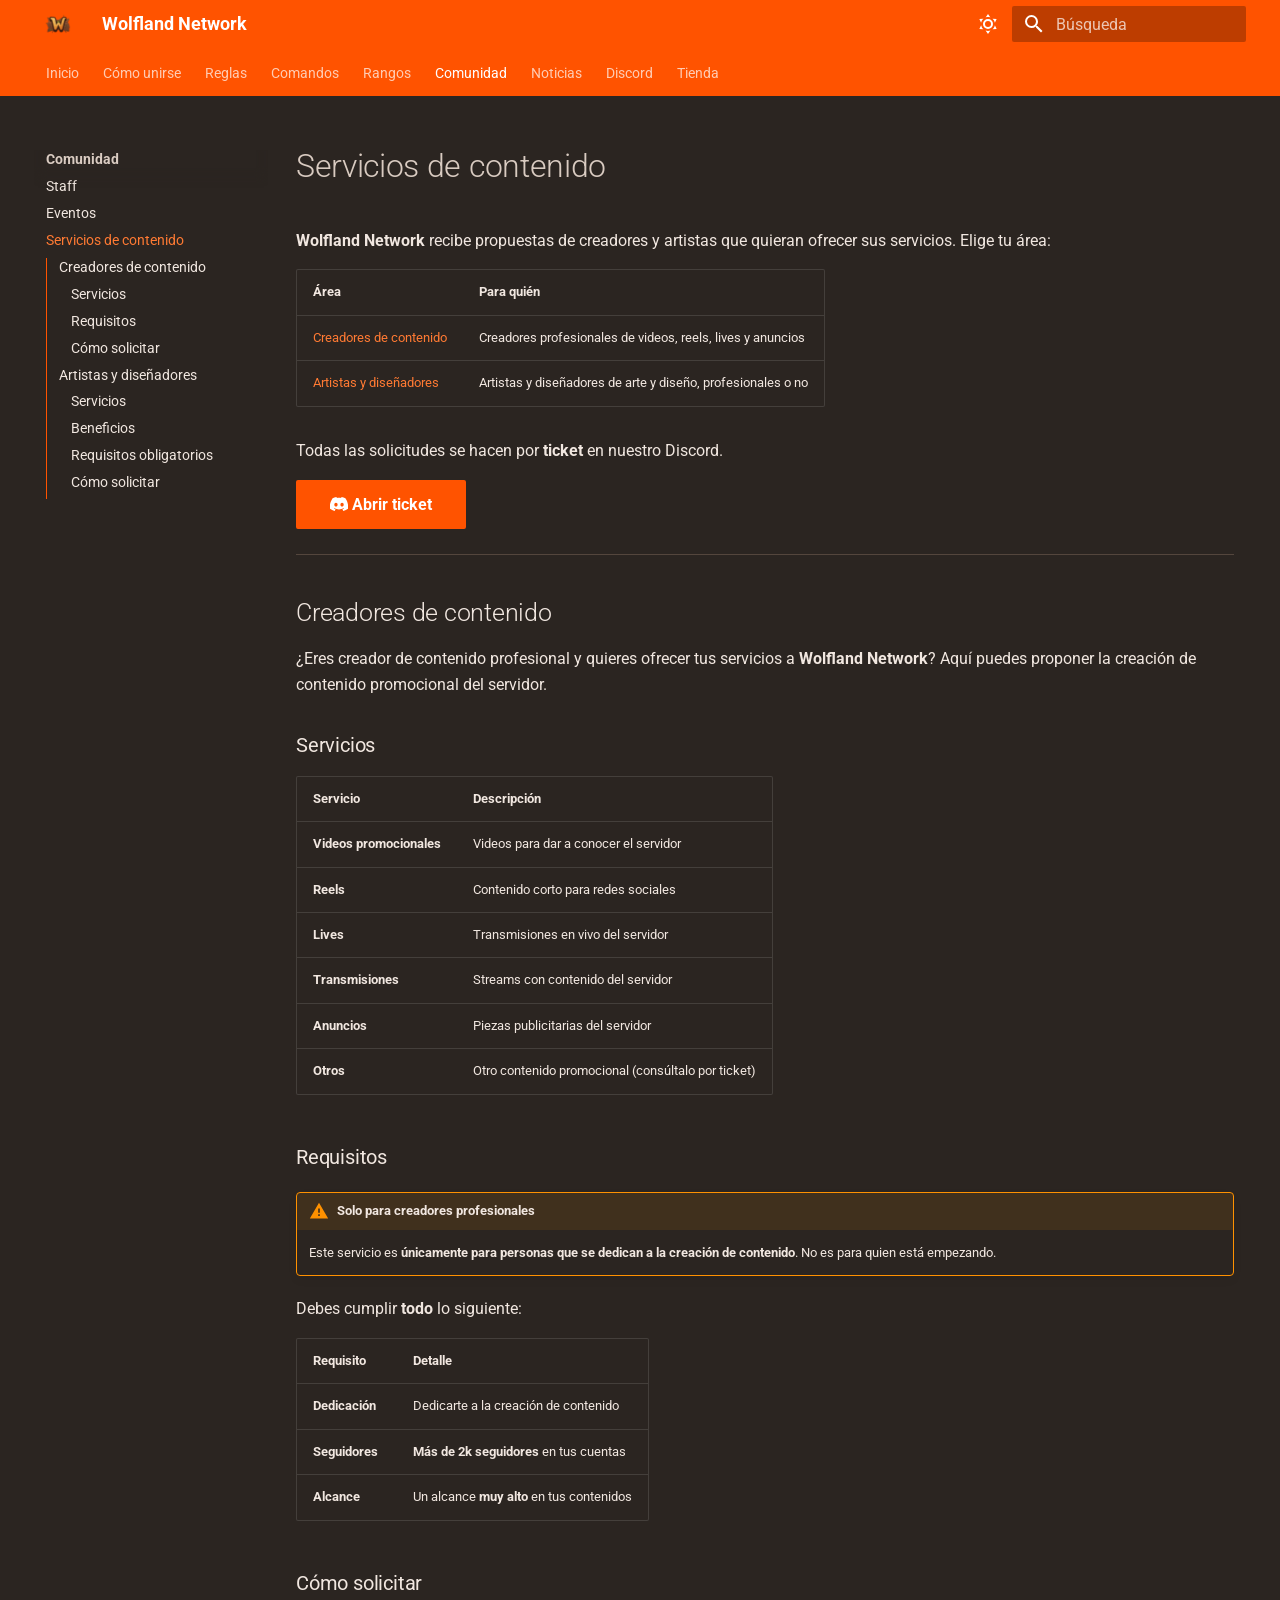
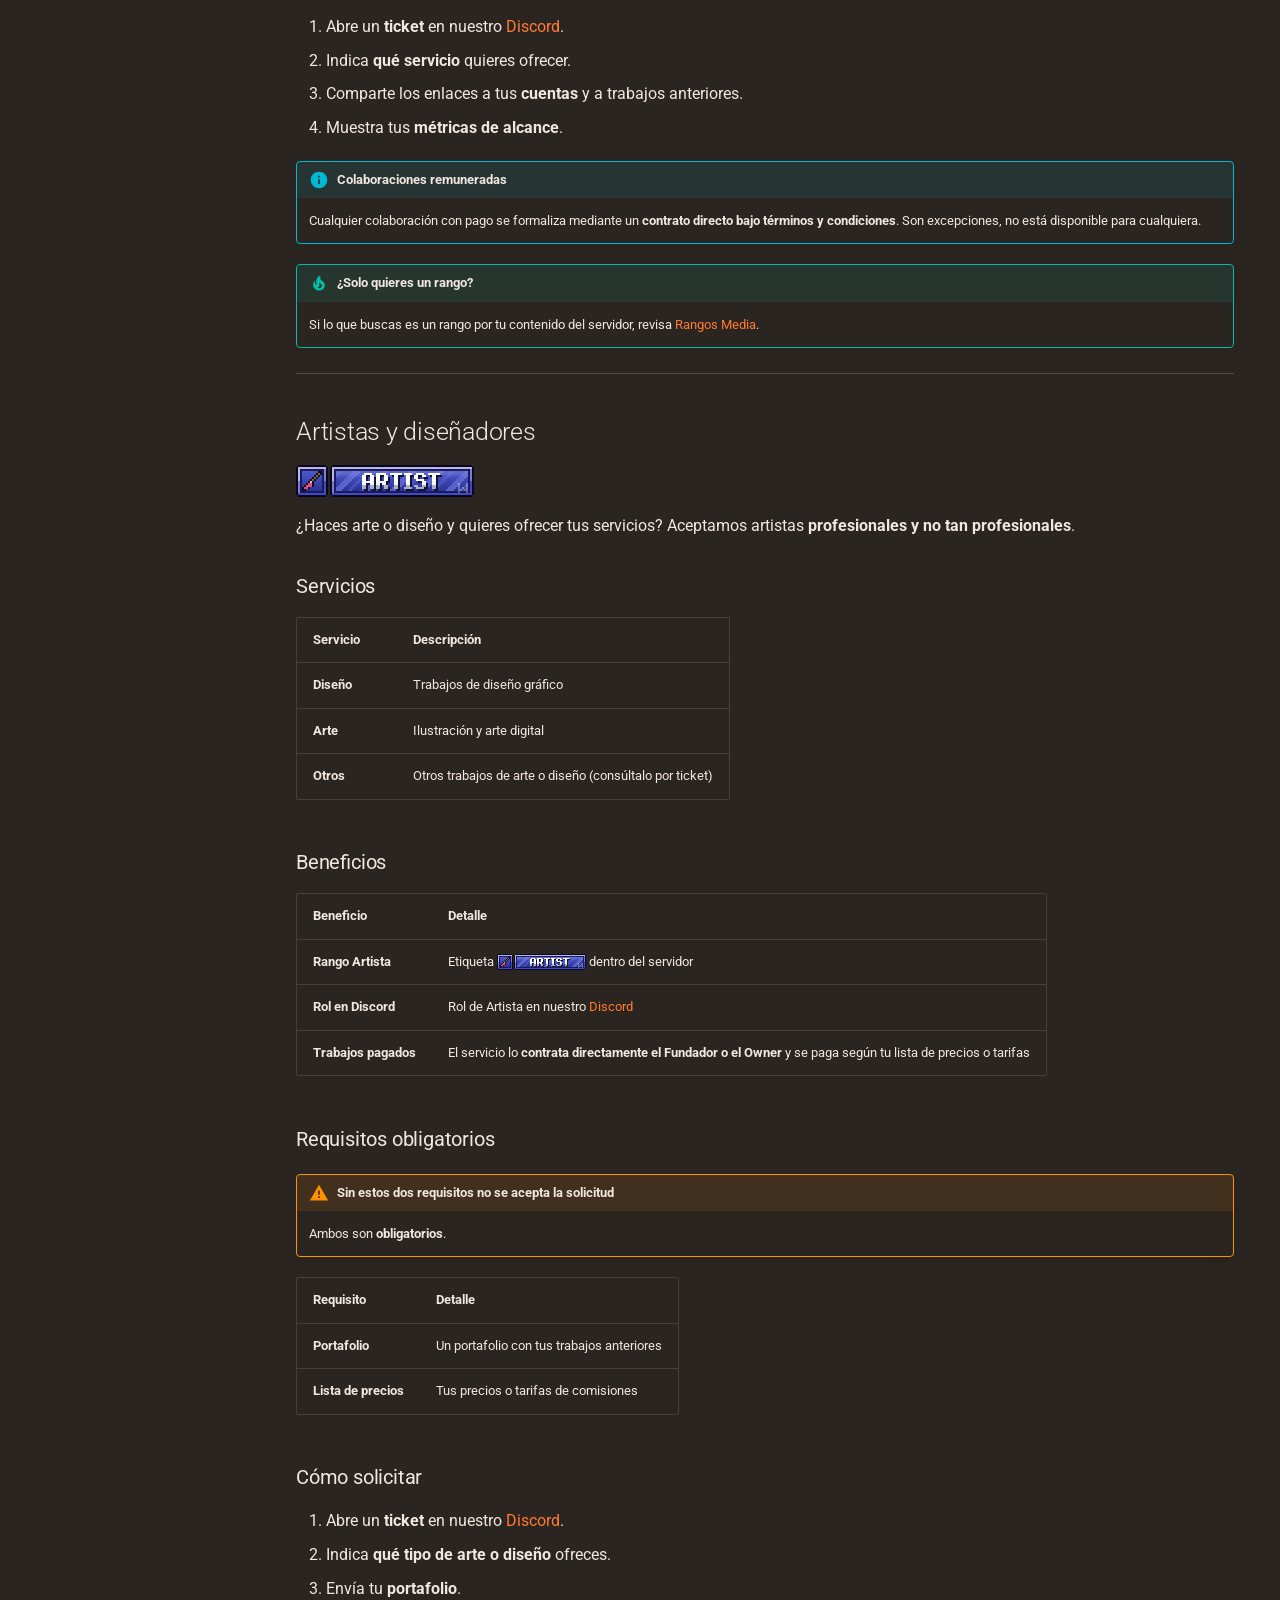
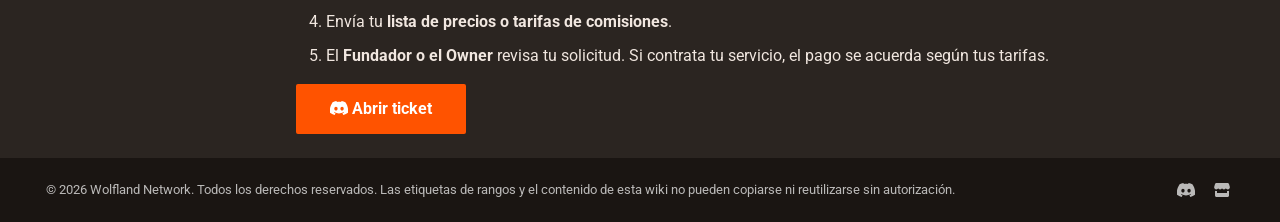
<file: servicios/index.html>
<!doctype html>
<html lang="es" class="no-js">
  <head>
    
      <meta charset="utf-8">
      <meta name="viewport" content="width=device-width,initial-scale=1">
      
        <meta name="description" content="Wiki oficial de Wolfland Network, servidor de Minecraft Survival Custom">
      
      
      
      
        <link rel="prev" href="../eventos/">
      
      
        <link rel="next" href="../noticias/">
      
      
        
      
      
      <link rel="icon" href="../assets/favicon.png">
      <meta name="generator" content="mkdocs-1.6.1, mkdocs-material-9.8.2">
    
    
      
        <title>Servicios de contenido - Wolfland Network</title>
      
    
    
      <link rel="stylesheet" href="../assets/stylesheets/main.57a0d79d.min.css">
      
        
        <link rel="stylesheet" href="../assets/stylesheets/palette.fb2fffe2.min.css">
      
      


    
    
      
    
    
      
        
        
        <link rel="preconnect" href="https://fonts.gstatic.com" crossorigin>
        <link rel="stylesheet" href="https://fonts.googleapis.com/css?family=Roboto:300,300i,400,400i,700,700i%7CRoboto+Mono:400,400i,700,700i&display=fallback">
        <style>:root{--md-text-font:"Roboto";--md-code-font:"Roboto Mono"}</style>
      
    
    
      <link rel="stylesheet" href="../stylesheets/extra.css">
    
    <script>__md_scope=new URL("..",location),__md_hash=e=>[...e].reduce(((e,_)=>(e<<5)-e+_.charCodeAt(0)),0),__md_get=(e,_=localStorage,t=__md_scope)=>JSON.parse(_.getItem(t.pathname+"."+e)),__md_set=(e,_,t=localStorage,a=__md_scope)=>{try{t.setItem(a.pathname+"."+e,JSON.stringify(_))}catch(e){}}</script>
    
      

    
    
  </head>
  
  
    
    
      
    
    
    
    
    <body dir="ltr" data-md-color-scheme="slate" data-md-color-primary="custom" data-md-color-accent="custom">
  
    
    <input class="md-toggle" data-md-toggle="drawer" type="checkbox" id="__drawer" autocomplete="off">
    <input class="md-toggle" data-md-toggle="search" type="checkbox" id="__search" autocomplete="off">
    <label class="md-overlay" for="__drawer"></label>
    <div data-md-component="skip">
      
        
        <a href="#servicios-de-contenido" class="md-skip">
          Saltar a contenido
        </a>
      
    </div>
    <div data-md-component="announce">
      
    </div>
    
    
      

<header class="md-header" data-md-component="header">
  <nav class="md-header__inner md-grid" aria-label="Cabecera">
    <a href=".." title="Wolfland Network" class="md-header__button md-logo" aria-label="Wolfland Network" data-md-component="logo">
      
  <img src="../assets/logo.png" alt="logo">

    </a>
    <label class="md-header__button md-icon" for="__drawer">
      
      <svg xmlns="http://www.w3.org/2000/svg" viewBox="0 0 24 24"><path d="M3 6h18v2H3zm0 5h18v2H3zm0 5h18v2H3z"/></svg>
    </label>
    <div class="md-header__title" data-md-component="header-title">
      <div class="md-header__ellipsis">
        <div class="md-header__topic">
          <span class="md-ellipsis">
            Wolfland Network
          </span>
        </div>
        <div class="md-header__topic" data-md-component="header-topic">
          <span class="md-ellipsis">
            
              Servicios de contenido
            
          </span>
        </div>
      </div>
    </div>
    
      
        <form class="md-header__option" data-md-component="palette">
  
    
    
    
    <input class="md-option" data-md-color-media="" data-md-color-scheme="slate" data-md-color-primary="custom" data-md-color-accent="custom"  aria-label="Cambiar a modo claro"  type="radio" name="__palette" id="__palette_0">
    
      <label class="md-header__button md-icon" title="Cambiar a modo claro" for="__palette_1" hidden>
        <svg xmlns="http://www.w3.org/2000/svg" viewBox="0 0 24 24"><path d="M12 7a5 5 0 0 1 5 5 5 5 0 0 1-5 5 5 5 0 0 1-5-5 5 5 0 0 1 5-5m0 2a3 3 0 0 0-3 3 3 3 0 0 0 3 3 3 3 0 0 0 3-3 3 3 0 0 0-3-3m0-7 2.39 3.42C13.65 5.15 12.84 5 12 5s-1.65.15-2.39.42zM3.34 7l4.16-.35A7.2 7.2 0 0 0 5.94 8.5c-.44.74-.69 1.5-.83 2.29zm.02 10 1.76-3.77a7.131 7.131 0 0 0 2.38 4.14zM20.65 7l-1.77 3.79a7.02 7.02 0 0 0-2.38-4.15zm-.01 10-4.14.36c.59-.51 1.12-1.14 1.54-1.86.42-.73.69-1.5.83-2.29zM12 22l-2.41-3.44c.74.27 1.55.44 2.41.44.82 0 1.63-.17 2.37-.44z"/></svg>
      </label>
    
  
    
    
    
    <input class="md-option" data-md-color-media="" data-md-color-scheme="default" data-md-color-primary="custom" data-md-color-accent="custom"  aria-label="Cambiar a modo oscuro"  type="radio" name="__palette" id="__palette_1">
    
      <label class="md-header__button md-icon" title="Cambiar a modo oscuro" for="__palette_0" hidden>
        <svg xmlns="http://www.w3.org/2000/svg" viewBox="0 0 24 24"><path d="m17.75 4.09-2.53 1.94.91 3.06-2.63-1.81-2.63 1.81.91-3.06-2.53-1.94L12.44 4l1.06-3 1.06 3zm3.5 6.91-1.64 1.25.59 1.98-1.7-1.17-1.7 1.17.59-1.98L15.75 11l2.06-.05L18.5 9l.69 1.95zm-2.28 4.95c.83-.08 1.72 1.1 1.19 1.85-.32.45-.66.87-1.08 1.27C15.17 23 8.84 23 4.94 19.07c-3.91-3.9-3.91-10.24 0-14.14.4-.4.82-.76 1.27-1.08.75-.53 1.93.36 1.85 1.19-.27 2.86.69 5.83 2.89 8.02a9.96 9.96 0 0 0 8.02 2.89m-1.64 2.02a12.08 12.08 0 0 1-7.8-3.47c-2.17-2.19-3.33-5-3.49-7.82-2.81 3.14-2.7 7.96.31 10.98 3.02 3.01 7.84 3.12 10.98.31"/></svg>
      </label>
    
  
</form>
      
    
    
      <script>var palette=__md_get("__palette");if(palette&&palette.color){if("(prefers-color-scheme)"===palette.color.media){var media=matchMedia("(prefers-color-scheme: light)"),input=document.querySelector(media.matches?"[data-md-color-media='(prefers-color-scheme: light)']":"[data-md-color-media='(prefers-color-scheme: dark)']");palette.color.media=input.getAttribute("data-md-color-media"),palette.color.scheme=input.getAttribute("data-md-color-scheme"),palette.color.primary=input.getAttribute("data-md-color-primary"),palette.color.accent=input.getAttribute("data-md-color-accent")}for(var[key,value]of Object.entries(palette.color))document.body.setAttribute("data-md-color-"+key,value)}</script>
    
    
    
      
      
        <label class="md-header__button md-icon" for="__search">
          
          <svg xmlns="http://www.w3.org/2000/svg" viewBox="0 0 24 24"><path d="M9.5 3A6.5 6.5 0 0 1 16 9.5c0 1.61-.59 3.09-1.56 4.23l.27.27h.79l5 5-1.5 1.5-5-5v-.79l-.27-.27A6.52 6.52 0 0 1 9.5 16 6.5 6.5 0 0 1 3 9.5 6.5 6.5 0 0 1 9.5 3m0 2C7 5 5 7 5 9.5S7 14 9.5 14 14 12 14 9.5 12 5 9.5 5"/></svg>
        </label>
        <div class="md-search" data-md-component="search" role="dialog">
  <label class="md-search__overlay" for="__search"></label>
  <div class="md-search__inner" role="search">
    <form class="md-search__form" name="search">
      <input type="text" class="md-search__input" name="query" aria-label="Búsqueda" placeholder="Búsqueda" autocapitalize="off" autocorrect="off" autocomplete="off" spellcheck="false" data-md-component="search-query" required>
      <label class="md-search__icon md-icon" for="__search">
        
        <svg xmlns="http://www.w3.org/2000/svg" viewBox="0 0 24 24"><path d="M9.5 3A6.5 6.5 0 0 1 16 9.5c0 1.61-.59 3.09-1.56 4.23l.27.27h.79l5 5-1.5 1.5-5-5v-.79l-.27-.27A6.52 6.52 0 0 1 9.5 16 6.5 6.5 0 0 1 3 9.5 6.5 6.5 0 0 1 9.5 3m0 2C7 5 5 7 5 9.5S7 14 9.5 14 14 12 14 9.5 12 5 9.5 5"/></svg>
        
        <svg xmlns="http://www.w3.org/2000/svg" viewBox="0 0 24 24"><path d="M20 11v2H8l5.5 5.5-1.42 1.42L4.16 12l7.92-7.92L13.5 5.5 8 11z"/></svg>
      </label>
      <nav class="md-search__options" aria-label="Buscar">
        
        <button type="reset" class="md-search__icon md-icon" title="Limpiar" aria-label="Limpiar" tabindex="-1">
          
          <svg xmlns="http://www.w3.org/2000/svg" viewBox="0 0 24 24"><path d="M19 6.41 17.59 5 12 10.59 6.41 5 5 6.41 10.59 12 5 17.59 6.41 19 12 13.41 17.59 19 19 17.59 13.41 12z"/></svg>
        </button>
      </nav>
      
        <div class="md-search__suggest" data-md-component="search-suggest"></div>
      
    </form>
    <div class="md-search__output">
      <div class="md-search__scrollwrap" tabindex="0" data-md-scrollfix>
        <div class="md-search-result" data-md-component="search-result">
          <div class="md-search-result__meta">
            Inicializando búsqueda
          </div>
          <ol class="md-search-result__list" role="presentation"></ol>
        </div>
      </div>
    </div>
  </div>
</div>
      
    
    
  </nav>
  
</header>
    
    <div class="md-container" data-md-component="container">
      
      
        
          
            
<nav class="md-tabs" aria-label="Pestañas" data-md-component="tabs">
  <div class="md-grid">
    <ul class="md-tabs__list">
      
        
  
  
  
  
    <li class="md-tabs__item">
      <a href=".." class="md-tabs__link">
        
  
  
    
  
  Inicio

      </a>
    </li>
  

      
        
  
  
  
  
    <li class="md-tabs__item">
      <a href="../unirse/" class="md-tabs__link">
        
  
  
    
  
  Cómo unirse

      </a>
    </li>
  

      
        
  
  
  
  
    <li class="md-tabs__item">
      <a href="../reglas/" class="md-tabs__link">
        
  
  
    
  
  Reglas

      </a>
    </li>
  

      
        
  
  
  
  
    <li class="md-tabs__item">
      <a href="../comandos/" class="md-tabs__link">
        
  
  
    
  
  Comandos

      </a>
    </li>
  

      
        
  
  
  
  
    
    
      <li class="md-tabs__item">
        <a href="../rangos/" class="md-tabs__link">
          
  
  
  Rangos

        </a>
      </li>
    
  

      
        
  
  
  
    
  
  
    
    
      <li class="md-tabs__item md-tabs__item--active">
        <a href="../staff/" class="md-tabs__link">
          
  
  
  Comunidad

        </a>
      </li>
    
  

      
        
  
  
  
  
    <li class="md-tabs__item">
      <a href="../noticias/" class="md-tabs__link">
        
  
  
    
  
  Noticias

      </a>
    </li>
  

      
        
  
  
  
  
    <li class="md-tabs__item">
      <a href="https://discord.com/invite/jCmngqZRFV" class="md-tabs__link">
        
  
  
    
  
  Discord

      </a>
    </li>
  

      
        
  
  
  
  
    <li class="md-tabs__item">
      <a href="https://wolfland.tebex.store/" class="md-tabs__link">
        
  
  
    
  
  Tienda

      </a>
    </li>
  

      
    </ul>
  </div>
</nav>
          
        
      
      <main class="md-main" data-md-component="main">
        <div class="md-main__inner md-grid">
          
            
              
              <div class="md-sidebar md-sidebar--primary" data-md-component="sidebar" data-md-type="navigation" >
                <div class="md-sidebar__scrollwrap">
                  <div class="md-sidebar__inner">
                    


  


  

<nav class="md-nav md-nav--primary md-nav--lifted md-nav--integrated" aria-label="Navegación" data-md-level="0">
  <label class="md-nav__title" for="__drawer">
    <a href=".." title="Wolfland Network" class="md-nav__button md-logo" aria-label="Wolfland Network" data-md-component="logo">
      
  <img src="../assets/logo.png" alt="logo">

    </a>
    Wolfland Network
  </label>
  
  <ul class="md-nav__list" data-md-scrollfix>
    
      
      
  
  
  
  
    <li class="md-nav__item">
      <a href=".." class="md-nav__link">
        
  
  
  <span class="md-ellipsis">
    
  
    Inicio
  

    
  </span>
  
  

      </a>
    </li>
  

    
      
      
  
  
  
  
    <li class="md-nav__item">
      <a href="../unirse/" class="md-nav__link">
        
  
  
  <span class="md-ellipsis">
    
  
    Cómo unirse
  

    
  </span>
  
  

      </a>
    </li>
  

    
      
      
  
  
  
  
    <li class="md-nav__item">
      <a href="../reglas/" class="md-nav__link">
        
  
  
  <span class="md-ellipsis">
    
  
    Reglas
  

    
  </span>
  
  

      </a>
    </li>
  

    
      
      
  
  
  
  
    <li class="md-nav__item">
      <a href="../comandos/" class="md-nav__link">
        
  
  
  <span class="md-ellipsis">
    
  
    Comandos
  

    
  </span>
  
  

      </a>
    </li>
  

    
      
      
  
  
  
  
    
    
    
    
      
      
    
    
    <li class="md-nav__item md-nav__item--nested">
      
        
        
        <input class="md-nav__toggle md-toggle " type="checkbox" id="__nav_5" >
        
          
          <label class="md-nav__link" for="__nav_5" id="__nav_5_label" tabindex="0">
            
  
  
  <span class="md-ellipsis">
    
  
    Rangos
  

    
  </span>
  
  

            <span class="md-nav__icon md-icon"></span>
          </label>
        
        <nav class="md-nav" data-md-level="1" aria-labelledby="__nav_5_label" aria-expanded="false">
          <label class="md-nav__title" for="__nav_5">
            <span class="md-nav__icon md-icon"></span>
            
  
    Rangos
  

          </label>
          <ul class="md-nav__list" data-md-scrollfix>
            
              
                
  
  
  
  
    <li class="md-nav__item">
      <a href="../rangos/" class="md-nav__link">
        
  
  
  <span class="md-ellipsis">
    
  
    Todos los rangos
  

    
  </span>
  
  

      </a>
    </li>
  

              
            
              
                
  
  
  
  
    <li class="md-nav__item">
      <a href="../rangos-premium/" class="md-nav__link">
        
  
  
  <span class="md-ellipsis">
    
  
    Rangos Premium
  

    
  </span>
  
  

      </a>
    </li>
  

              
            
              
                
  
  
  
  
    <li class="md-nav__item">
      <a href="../rangos-media/" class="md-nav__link">
        
  
  
  <span class="md-ellipsis">
    
  
    Rangos Media
  

    
  </span>
  
  

      </a>
    </li>
  

              
            
          </ul>
        </nav>
      
    </li>
  

    
      
      
  
  
    
  
  
  
    
    
    
    
      
        
        
      
      
    
    
    <li class="md-nav__item md-nav__item--active md-nav__item--section md-nav__item--nested">
      
        
        
        <input class="md-nav__toggle md-toggle " type="checkbox" id="__nav_6" checked>
        
          
          <label class="md-nav__link" for="__nav_6" id="__nav_6_label" tabindex="">
            
  
  
  <span class="md-ellipsis">
    
  
    Comunidad
  

    
  </span>
  
  

            <span class="md-nav__icon md-icon"></span>
          </label>
        
        <nav class="md-nav" data-md-level="1" aria-labelledby="__nav_6_label" aria-expanded="true">
          <label class="md-nav__title" for="__nav_6">
            <span class="md-nav__icon md-icon"></span>
            
  
    Comunidad
  

          </label>
          <ul class="md-nav__list" data-md-scrollfix>
            
              
                
  
  
  
  
    <li class="md-nav__item">
      <a href="../staff/" class="md-nav__link">
        
  
  
  <span class="md-ellipsis">
    
  
    Staff
  

    
  </span>
  
  

      </a>
    </li>
  

              
            
              
                
  
  
  
  
    <li class="md-nav__item">
      <a href="../eventos/" class="md-nav__link">
        
  
  
  <span class="md-ellipsis">
    
  
    Eventos
  

    
  </span>
  
  

      </a>
    </li>
  

              
            
              
                
  
  
    
  
  
  
    <li class="md-nav__item md-nav__item--active">
      
      <input class="md-nav__toggle md-toggle" type="checkbox" id="__toc">
      
      
        
      
      
        <label class="md-nav__link md-nav__link--active" for="__toc">
          
  
  
  <span class="md-ellipsis">
    
  
    Servicios de contenido
  

    
  </span>
  
  

          <span class="md-nav__icon md-icon"></span>
        </label>
      
      <a href="./" class="md-nav__link md-nav__link--active">
        
  
  
  <span class="md-ellipsis">
    
  
    Servicios de contenido
  

    
  </span>
  
  

      </a>
      
        

<nav class="md-nav md-nav--secondary" aria-label="Tabla de contenidos">
  
  
  
    
  
  
    <label class="md-nav__title" for="__toc">
      <span class="md-nav__icon md-icon"></span>
      Tabla de contenidos
    </label>
    <ul class="md-nav__list" data-md-component="toc" data-md-scrollfix>
      
        <li class="md-nav__item">
  <a href="#creadores-de-contenido" class="md-nav__link">
    <span class="md-ellipsis">
      
        Creadores de contenido
      
    </span>
  </a>
  
    <nav class="md-nav" aria-label="Creadores de contenido">
      <ul class="md-nav__list">
        
          <li class="md-nav__item">
  <a href="#servicios" class="md-nav__link">
    <span class="md-ellipsis">
      
        Servicios
      
    </span>
  </a>
  
</li>
        
          <li class="md-nav__item">
  <a href="#requisitos" class="md-nav__link">
    <span class="md-ellipsis">
      
        Requisitos
      
    </span>
  </a>
  
</li>
        
          <li class="md-nav__item">
  <a href="#como-solicitar" class="md-nav__link">
    <span class="md-ellipsis">
      
        Cómo solicitar
      
    </span>
  </a>
  
</li>
        
      </ul>
    </nav>
  
</li>
      
        <li class="md-nav__item">
  <a href="#artistas-y-disenadores" class="md-nav__link">
    <span class="md-ellipsis">
      
        Artistas y diseñadores
      
    </span>
  </a>
  
    <nav class="md-nav" aria-label="Artistas y diseñadores">
      <ul class="md-nav__list">
        
          <li class="md-nav__item">
  <a href="#servicios_1" class="md-nav__link">
    <span class="md-ellipsis">
      
        Servicios
      
    </span>
  </a>
  
</li>
        
          <li class="md-nav__item">
  <a href="#beneficios" class="md-nav__link">
    <span class="md-ellipsis">
      
        Beneficios
      
    </span>
  </a>
  
</li>
        
          <li class="md-nav__item">
  <a href="#requisitos-obligatorios" class="md-nav__link">
    <span class="md-ellipsis">
      
        Requisitos obligatorios
      
    </span>
  </a>
  
</li>
        
          <li class="md-nav__item">
  <a href="#como-solicitar_1" class="md-nav__link">
    <span class="md-ellipsis">
      
        Cómo solicitar
      
    </span>
  </a>
  
</li>
        
      </ul>
    </nav>
  
</li>
      
    </ul>
  
</nav>
      
    </li>
  

              
            
          </ul>
        </nav>
      
    </li>
  

    
      
      
  
  
  
  
    <li class="md-nav__item">
      <a href="../noticias/" class="md-nav__link">
        
  
  
  <span class="md-ellipsis">
    
  
    Noticias
  

    
  </span>
  
  

      </a>
    </li>
  

    
      
      
  
  
  
  
    <li class="md-nav__item">
      <a href="https://discord.com/invite/jCmngqZRFV" class="md-nav__link">
        
  
  
  <span class="md-ellipsis">
    
  
    Discord
  

    
  </span>
  
  

      </a>
    </li>
  

    
      
      
  
  
  
  
    <li class="md-nav__item">
      <a href="https://wolfland.tebex.store/" class="md-nav__link">
        
  
  
  <span class="md-ellipsis">
    
  
    Tienda
  

    
  </span>
  
  

      </a>
    </li>
  

    
  </ul>
</nav>
                  </div>
                </div>
              </div>
            
            
          
          
            <div class="md-content" data-md-component="content">
              
              <article class="md-content__inner md-typeset">
                
                  



<h1 id="servicios-de-contenido">Servicios de contenido<a class="headerlink" href="#servicios-de-contenido" title="Permanent link">&para;</a></h1>
<p><strong>Wolfland Network</strong> recibe propuestas de creadores y artistas que quieran ofrecer sus servicios. Elige tu área:</p>
<table>
<thead>
<tr>
<th>Área</th>
<th>Para quién</th>
</tr>
</thead>
<tbody>
<tr>
<td><a href="#creadores-de-contenido">Creadores de contenido</a></td>
<td>Creadores profesionales de videos, reels, lives y anuncios</td>
</tr>
<tr>
<td><a href="#artistas-y-disenadores">Artistas y diseñadores</a></td>
<td>Artistas y diseñadores de arte y diseño, profesionales o no</td>
</tr>
</tbody>
</table>
<p>Todas las solicitudes se hacen por <strong>ticket</strong> en nuestro Discord.</p>
<p><a class="md-button md-button--primary" href="https://discord.com/invite/jCmngqZRFV"><span class="twemoji"><svg xmlns="http://www.w3.org/2000/svg" viewBox="0 0 576 512"><!--! Font Awesome Free 7.1.0 by @fontawesome - https://fontawesome.com License - https://fontawesome.com/license/free (Icons: CC BY 4.0, Fonts: SIL OFL 1.1, Code: MIT License) Copyright 2025 Fonticons, Inc.--><path d="M492.5 69.8c-.2-.3-.4-.6-.8-.7-38.1-17.5-78.4-30-119.7-37.1-.4-.1-.8 0-1.1.1s-.6.4-.8.8c-5.5 9.9-10.5 20.2-14.9 30.6-44.6-6.8-89.9-6.8-134.4 0-4.5-10.5-9.5-20.7-15.1-30.6-.2-.3-.5-.6-.8-.8s-.7-.2-1.1-.2C162.5 39 122.2 51.5 84.1 69c-.3.1-.6.4-.8.7C7.1 183.5-13.8 294.6-3.6 404.2c0 .3.1.5.2.8s.3.4.5.6c44.4 32.9 94 58 146.8 74.2.4.1.8.1 1.1 0s.7-.4.9-.7c11.3-15.4 21.4-31.8 30-48.8.1-.2.2-.5.2-.8s0-.5-.1-.8-.2-.5-.4-.6-.4-.3-.7-.4c-15.8-6.1-31.2-13.4-45.9-21.9-.3-.2-.5-.4-.7-.6s-.3-.6-.3-.9 0-.6.2-.9.3-.5.6-.7c3.1-2.3 6.2-4.7 9.1-7.1.3-.2.6-.4.9-.4s.7 0 1 .1c96.2 43.9 200.4 43.9 295.5 0 .3-.1.7-.2 1-.2s.7.2.9.4c2.9 2.4 6 4.9 9.1 7.2.2.2.4.4.6.7s.2.6.2.9-.1.6-.3.9-.4.5-.6.6c-14.7 8.6-30 15.9-45.9 21.8-.2.1-.5.2-.7.4s-.3.4-.4.7-.1.5-.1.8.1.5.2.8c8.8 17 18.8 33.3 30 48.8.2.3.6.6.9.7s.8.1 1.1 0c52.9-16.2 102.6-41.3 147.1-74.2.2-.2.4-.4.5-.6s.2-.5.2-.8c12.3-126.8-20.5-236.9-86.9-334.5zm-302 267.7c-29 0-52.8-26.6-52.8-59.2s23.4-59.2 52.8-59.2c29.7 0 53.3 26.8 52.8 59.2 0 32.7-23.4 59.2-52.8 59.2m195.4 0c-29 0-52.8-26.6-52.8-59.2s23.4-59.2 52.8-59.2c29.7 0 53.3 26.8 52.8 59.2 0 32.7-23.2 59.2-52.8 59.2"/></svg></span> Abrir ticket</a></p>
<hr />
<h2 id="creadores-de-contenido">Creadores de contenido<a class="headerlink" href="#creadores-de-contenido" title="Permanent link">&para;</a></h2>
<p>¿Eres creador de contenido profesional y quieres ofrecer tus servicios a <strong>Wolfland Network</strong>? Aquí puedes proponer la creación de contenido promocional del servidor.</p>
<h3 id="servicios">Servicios<a class="headerlink" href="#servicios" title="Permanent link">&para;</a></h3>
<table>
<thead>
<tr>
<th>Servicio</th>
<th>Descripción</th>
</tr>
</thead>
<tbody>
<tr>
<td><strong>Videos promocionales</strong></td>
<td>Videos para dar a conocer el servidor</td>
</tr>
<tr>
<td><strong>Reels</strong></td>
<td>Contenido corto para redes sociales</td>
</tr>
<tr>
<td><strong>Lives</strong></td>
<td>Transmisiones en vivo del servidor</td>
</tr>
<tr>
<td><strong>Transmisiones</strong></td>
<td>Streams con contenido del servidor</td>
</tr>
<tr>
<td><strong>Anuncios</strong></td>
<td>Piezas publicitarias del servidor</td>
</tr>
<tr>
<td><strong>Otros</strong></td>
<td>Otro contenido promocional (consúltalo por ticket)</td>
</tr>
</tbody>
</table>
<h3 id="requisitos">Requisitos<a class="headerlink" href="#requisitos" title="Permanent link">&para;</a></h3>
<div class="admonition warning">
<p class="admonition-title">Solo para creadores profesionales</p>
<p>Este servicio es <strong>únicamente para personas que se dedican a la creación de contenido</strong>. No es para quien está empezando.</p>
</div>
<p>Debes cumplir <strong>todo</strong> lo siguiente:</p>
<table>
<thead>
<tr>
<th>Requisito</th>
<th>Detalle</th>
</tr>
</thead>
<tbody>
<tr>
<td><strong>Dedicación</strong></td>
<td>Dedicarte a la creación de contenido</td>
</tr>
<tr>
<td><strong>Seguidores</strong></td>
<td><strong>Más de 2k seguidores</strong> en tus cuentas</td>
</tr>
<tr>
<td><strong>Alcance</strong></td>
<td>Un alcance <strong>muy alto</strong> en tus contenidos</td>
</tr>
</tbody>
</table>
<h3 id="como-solicitar">Cómo solicitar<a class="headerlink" href="#como-solicitar" title="Permanent link">&para;</a></h3>
<ol>
<li>Abre un <strong>ticket</strong> en nuestro <a href="https://discord.com/invite/jCmngqZRFV">Discord</a>.</li>
<li>Indica <strong>qué servicio</strong> quieres ofrecer.</li>
<li>Comparte los enlaces a tus <strong>cuentas</strong> y a trabajos anteriores.</li>
<li>Muestra tus <strong>métricas de alcance</strong>.</li>
</ol>
<div class="admonition info">
<p class="admonition-title">Colaboraciones remuneradas</p>
<p>Cualquier colaboración con pago se formaliza mediante un <strong>contrato directo bajo términos y condiciones</strong>. Son excepciones, no está disponible para cualquiera.</p>
</div>
<div class="admonition tip">
<p class="admonition-title">¿Solo quieres un rango?</p>
<p>Si lo que buscas es un rango por tu contenido del servidor, revisa <a href="../rangos-media/">Rangos Media</a>.</p>
</div>
<hr />
<h2 id="artistas-y-disenadores">Artistas y diseñadores<a class="headerlink" href="#artistas-y-disenadores" title="Permanent link">&para;</a></h2>
<p><img alt="Artista" class="rank-tag-lg" src="../assets/images/ranks/artista.png" /></p>
<p>¿Haces arte o diseño y quieres ofrecer tus servicios? Aceptamos artistas <strong>profesionales y no tan profesionales</strong>.</p>
<h3 id="servicios_1">Servicios<a class="headerlink" href="#servicios_1" title="Permanent link">&para;</a></h3>
<table>
<thead>
<tr>
<th>Servicio</th>
<th>Descripción</th>
</tr>
</thead>
<tbody>
<tr>
<td><strong>Diseño</strong></td>
<td>Trabajos de diseño gráfico</td>
</tr>
<tr>
<td><strong>Arte</strong></td>
<td>Ilustración y arte digital</td>
</tr>
<tr>
<td><strong>Otros</strong></td>
<td>Otros trabajos de arte o diseño (consúltalo por ticket)</td>
</tr>
</tbody>
</table>
<h3 id="beneficios">Beneficios<a class="headerlink" href="#beneficios" title="Permanent link">&para;</a></h3>
<table>
<thead>
<tr>
<th>Beneficio</th>
<th>Detalle</th>
</tr>
</thead>
<tbody>
<tr>
<td><strong>Rango Artista</strong></td>
<td>Etiqueta <img alt="Artista" class="rank-tag" src="../assets/images/ranks/artista.png" /> dentro del servidor</td>
</tr>
<tr>
<td><strong>Rol en Discord</strong></td>
<td>Rol de Artista en nuestro <a href="https://discord.com/invite/jCmngqZRFV">Discord</a></td>
</tr>
<tr>
<td><strong>Trabajos pagados</strong></td>
<td>El servicio lo <strong>contrata directamente el Fundador o el Owner</strong> y se paga según tu lista de precios o tarifas</td>
</tr>
</tbody>
</table>
<h3 id="requisitos-obligatorios">Requisitos obligatorios<a class="headerlink" href="#requisitos-obligatorios" title="Permanent link">&para;</a></h3>
<div class="admonition warning">
<p class="admonition-title">Sin estos dos requisitos no se acepta la solicitud</p>
<p>Ambos son <strong>obligatorios</strong>.</p>
</div>
<table>
<thead>
<tr>
<th>Requisito</th>
<th>Detalle</th>
</tr>
</thead>
<tbody>
<tr>
<td><strong>Portafolio</strong></td>
<td>Un portafolio con tus trabajos anteriores</td>
</tr>
<tr>
<td><strong>Lista de precios</strong></td>
<td>Tus precios o tarifas de comisiones</td>
</tr>
</tbody>
</table>
<h3 id="como-solicitar_1">Cómo solicitar<a class="headerlink" href="#como-solicitar_1" title="Permanent link">&para;</a></h3>
<ol>
<li>Abre un <strong>ticket</strong> en nuestro <a href="https://discord.com/invite/jCmngqZRFV">Discord</a>.</li>
<li>Indica <strong>qué tipo de arte o diseño</strong> ofreces.</li>
<li>Envía tu <strong>portafolio</strong>.</li>
<li>Envía tu <strong>lista de precios o tarifas de comisiones</strong>.</li>
<li>El <strong>Fundador o el Owner</strong> revisa tu solicitud. Si contrata tu servicio, el pago se acuerda según tus tarifas.</li>
</ol>
<p><a class="md-button md-button--primary" href="https://discord.com/invite/jCmngqZRFV"><span class="twemoji"><svg xmlns="http://www.w3.org/2000/svg" viewBox="0 0 576 512"><!--! Font Awesome Free 7.1.0 by @fontawesome - https://fontawesome.com License - https://fontawesome.com/license/free (Icons: CC BY 4.0, Fonts: SIL OFL 1.1, Code: MIT License) Copyright 2025 Fonticons, Inc.--><path d="M492.5 69.8c-.2-.3-.4-.6-.8-.7-38.1-17.5-78.4-30-119.7-37.1-.4-.1-.8 0-1.1.1s-.6.4-.8.8c-5.5 9.9-10.5 20.2-14.9 30.6-44.6-6.8-89.9-6.8-134.4 0-4.5-10.5-9.5-20.7-15.1-30.6-.2-.3-.5-.6-.8-.8s-.7-.2-1.1-.2C162.5 39 122.2 51.5 84.1 69c-.3.1-.6.4-.8.7C7.1 183.5-13.8 294.6-3.6 404.2c0 .3.1.5.2.8s.3.4.5.6c44.4 32.9 94 58 146.8 74.2.4.1.8.1 1.1 0s.7-.4.9-.7c11.3-15.4 21.4-31.8 30-48.8.1-.2.2-.5.2-.8s0-.5-.1-.8-.2-.5-.4-.6-.4-.3-.7-.4c-15.8-6.1-31.2-13.4-45.9-21.9-.3-.2-.5-.4-.7-.6s-.3-.6-.3-.9 0-.6.2-.9.3-.5.6-.7c3.1-2.3 6.2-4.7 9.1-7.1.3-.2.6-.4.9-.4s.7 0 1 .1c96.2 43.9 200.4 43.9 295.5 0 .3-.1.7-.2 1-.2s.7.2.9.4c2.9 2.4 6 4.9 9.1 7.2.2.2.4.4.6.7s.2.6.2.9-.1.6-.3.9-.4.5-.6.6c-14.7 8.6-30 15.9-45.9 21.8-.2.1-.5.2-.7.4s-.3.4-.4.7-.1.5-.1.8.1.5.2.8c8.8 17 18.8 33.3 30 48.8.2.3.6.6.9.7s.8.1 1.1 0c52.9-16.2 102.6-41.3 147.1-74.2.2-.2.4-.4.5-.6s.2-.5.2-.8c12.3-126.8-20.5-236.9-86.9-334.5zm-302 267.7c-29 0-52.8-26.6-52.8-59.2s23.4-59.2 52.8-59.2c29.7 0 53.3 26.8 52.8 59.2 0 32.7-23.4 59.2-52.8 59.2m195.4 0c-29 0-52.8-26.6-52.8-59.2s23.4-59.2 52.8-59.2c29.7 0 53.3 26.8 52.8 59.2 0 32.7-23.2 59.2-52.8 59.2"/></svg></span> Abrir ticket</a></p>












                
              </article>
            </div>
          
          
<script>var target=document.getElementById(location.hash.slice(1));target&&target.name&&(target.checked=target.name.startsWith("__tabbed_"))</script>
        </div>
        
          <button type="button" class="md-top md-icon" data-md-component="top" hidden>
  
  <svg xmlns="http://www.w3.org/2000/svg" viewBox="0 0 24 24"><path d="M13 20h-2V8l-5.5 5.5-1.42-1.42L12 4.16l7.92 7.92-1.42 1.42L13 8z"/></svg>
  Volver al principio
</button>
        
      </main>
      
        <footer class="md-footer">
  
  <div class="md-footer-meta md-typeset">
    <div class="md-footer-meta__inner md-grid">
      <div class="md-copyright">
  
    <div class="md-copyright__highlight">
      © 2026 Wolfland Network. Todos los derechos reservados. Las etiquetas de rangos y el contenido de esta wiki no pueden copiarse ni reutilizarse sin autorización.
    </div>
  
  
</div>
      
        
<div class="md-social">
  
    
    
    
    
    <a href="https://discord.com/invite/jCmngqZRFV" target="_blank" rel="noopener" title="Discord de Wolfland Network" class="md-social__link">
      <svg xmlns="http://www.w3.org/2000/svg" viewBox="0 0 576 512"><!--! Font Awesome Free 7.1.0 by @fontawesome - https://fontawesome.com License - https://fontawesome.com/license/free (Icons: CC BY 4.0, Fonts: SIL OFL 1.1, Code: MIT License) Copyright 2025 Fonticons, Inc.--><path d="M492.5 69.8c-.2-.3-.4-.6-.8-.7-38.1-17.5-78.4-30-119.7-37.1-.4-.1-.8 0-1.1.1s-.6.4-.8.8c-5.5 9.9-10.5 20.2-14.9 30.6-44.6-6.8-89.9-6.8-134.4 0-4.5-10.5-9.5-20.7-15.1-30.6-.2-.3-.5-.6-.8-.8s-.7-.2-1.1-.2C162.5 39 122.2 51.5 84.1 69c-.3.1-.6.4-.8.7C7.1 183.5-13.8 294.6-3.6 404.2c0 .3.1.5.2.8s.3.4.5.6c44.4 32.9 94 58 146.8 74.2.4.1.8.1 1.1 0s.7-.4.9-.7c11.3-15.4 21.4-31.8 30-48.8.1-.2.2-.5.2-.8s0-.5-.1-.8-.2-.5-.4-.6-.4-.3-.7-.4c-15.8-6.1-31.2-13.4-45.9-21.9-.3-.2-.5-.4-.7-.6s-.3-.6-.3-.9 0-.6.2-.9.3-.5.6-.7c3.1-2.3 6.2-4.7 9.1-7.1.3-.2.6-.4.9-.4s.7 0 1 .1c96.2 43.9 200.4 43.9 295.5 0 .3-.1.7-.2 1-.2s.7.2.9.4c2.9 2.4 6 4.9 9.1 7.2.2.2.4.4.6.7s.2.6.2.9-.1.6-.3.9-.4.5-.6.6c-14.7 8.6-30 15.9-45.9 21.8-.2.1-.5.2-.7.4s-.3.4-.4.7-.1.5-.1.8.1.5.2.8c8.8 17 18.8 33.3 30 48.8.2.3.6.6.9.7s.8.1 1.1 0c52.9-16.2 102.6-41.3 147.1-74.2.2-.2.4-.4.5-.6s.2-.5.2-.8c12.3-126.8-20.5-236.9-86.9-334.5zm-302 267.7c-29 0-52.8-26.6-52.8-59.2s23.4-59.2 52.8-59.2c29.7 0 53.3 26.8 52.8 59.2 0 32.7-23.4 59.2-52.8 59.2m195.4 0c-29 0-52.8-26.6-52.8-59.2s23.4-59.2 52.8-59.2c29.7 0 53.3 26.8 52.8 59.2 0 32.7-23.2 59.2-52.8 59.2"/></svg>
    </a>
  
    
    
    
    
    <a href="https://wolfland.tebex.store/" target="_blank" rel="noopener" title="Tienda de Wolfland Network" class="md-social__link">
      <svg xmlns="http://www.w3.org/2000/svg" viewBox="0 0 512 512"><!--! Font Awesome Free 7.1.0 by @fontawesome - https://fontawesome.com License - https://fontawesome.com/license/free (Icons: CC BY 4.0, Fonts: SIL OFL 1.1, Code: MIT License) Copyright 2025 Fonticons, Inc.--><path d="M30.7 72.3C37.6 48.4 59.5 32 84.4 32h344c24.9 0 46.8 16.4 53.8 40.3l23.4 80.2c12.8 43.7-20.1 87.5-65.6 87.5-26.3 0-49.4-14.9-60.8-37.1-11.6 21.9-34.6 37.1-61.4 37.1-26.6 0-49.7-15-61.3-37-11.6 22-34.7 37-61.3 37-26.8 0-49.8-15.1-61.4-37.1C122.4 225 99.3 240 73 240c-45.6 0-78.4-43.7-65.6-87.5zM96.4 352h320v-66.4c7.6 1.6 15.5 2.4 23.5 2.4 14.3 0 28-2.6 40.5-7.2V432c0 26.5-21.5 48-48 48h-352c-26.5 0-48-21.5-48-48V280.8c12.5 4.6 26.1 7.2 40.5 7.2 8.1 0 15.9-.8 23.5-2.4z"/></svg>
    </a>
  
</div>
      
    </div>
  </div>
</footer>
      
    </div>
    <div class="md-dialog" data-md-component="dialog">
      <div class="md-dialog__inner md-typeset"></div>
    </div>
    
    
    
      
      
      <script id="__config" type="application/json">{"annotate": null, "base": "..", "features": ["navigation.tabs", "navigation.top", "toc.integrate", "search.suggest", "search.highlight", "content.code.copy"], "search": "../assets/javascripts/workers/search.a7633da7.min.js", "tags": null, "translations": {"clipboard.copied": "Copiado al portapapeles", "clipboard.copy": "Copiar al portapapeles", "search.result.more.one": "1 m\u00e1s en esta p\u00e1gina", "search.result.more.other": "# m\u00e1s en esta p\u00e1gina", "search.result.none": "No se encontraron documentos", "search.result.one": "1 documento encontrado", "search.result.other": "# documentos encontrados", "search.result.placeholder": "Teclee para comenzar b\u00fasqueda", "search.result.term.missing": "Falta", "select.version": "Seleccionar versi\u00f3n"}, "version": null}</script>
    
    
      <script src="../assets/javascripts/bundle.a5f9d56c.min.js"></script>
      
        <script src="../javascripts/protect.js"></script>
      
    
  </body>
</html>
</file>
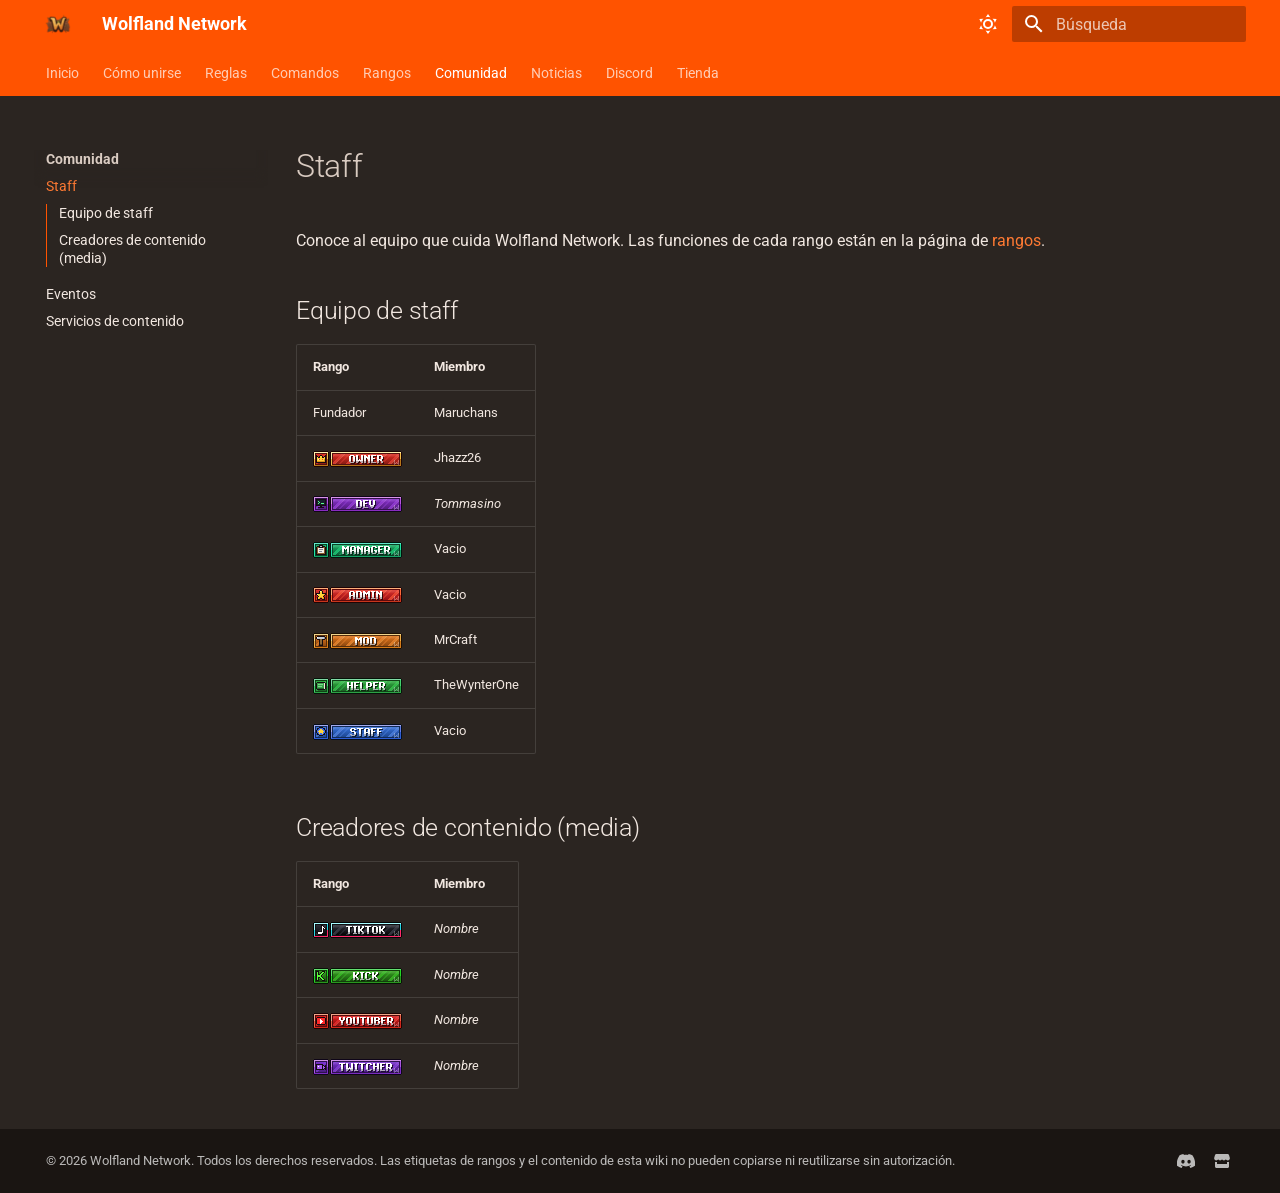
<file: staff/index.html>
<!doctype html>
<html lang="es" class="no-js">
  <head>
    
      <meta charset="utf-8">
      <meta name="viewport" content="width=device-width,initial-scale=1">
      
        <meta name="description" content="Wiki oficial de Wolfland Network, servidor de Minecraft Survival Custom">
      
      
      
      
        <link rel="prev" href="../rangos-media/">
      
      
        <link rel="next" href="../eventos/">
      
      
        
      
      
      <link rel="icon" href="../assets/favicon.png">
      <meta name="generator" content="mkdocs-1.6.1, mkdocs-material-9.8.2">
    
    
      
        <title>Staff - Wolfland Network</title>
      
    
    
      <link rel="stylesheet" href="../assets/stylesheets/main.57a0d79d.min.css">
      
        
        <link rel="stylesheet" href="../assets/stylesheets/palette.fb2fffe2.min.css">
      
      


    
    
      
    
    
      
        
        
        <link rel="preconnect" href="https://fonts.gstatic.com" crossorigin>
        <link rel="stylesheet" href="https://fonts.googleapis.com/css?family=Roboto:300,300i,400,400i,700,700i%7CRoboto+Mono:400,400i,700,700i&display=fallback">
        <style>:root{--md-text-font:"Roboto";--md-code-font:"Roboto Mono"}</style>
      
    
    
      <link rel="stylesheet" href="../stylesheets/extra.css">
    
    <script>__md_scope=new URL("..",location),__md_hash=e=>[...e].reduce(((e,_)=>(e<<5)-e+_.charCodeAt(0)),0),__md_get=(e,_=localStorage,t=__md_scope)=>JSON.parse(_.getItem(t.pathname+"."+e)),__md_set=(e,_,t=localStorage,a=__md_scope)=>{try{t.setItem(a.pathname+"."+e,JSON.stringify(_))}catch(e){}}</script>
    
      

    
    
  </head>
  
  
    
    
      
    
    
    
    
    <body dir="ltr" data-md-color-scheme="slate" data-md-color-primary="custom" data-md-color-accent="custom">
  
    
    <input class="md-toggle" data-md-toggle="drawer" type="checkbox" id="__drawer" autocomplete="off">
    <input class="md-toggle" data-md-toggle="search" type="checkbox" id="__search" autocomplete="off">
    <label class="md-overlay" for="__drawer"></label>
    <div data-md-component="skip">
      
        
        <a href="#staff" class="md-skip">
          Saltar a contenido
        </a>
      
    </div>
    <div data-md-component="announce">
      
    </div>
    
    
      

<header class="md-header" data-md-component="header">
  <nav class="md-header__inner md-grid" aria-label="Cabecera">
    <a href=".." title="Wolfland Network" class="md-header__button md-logo" aria-label="Wolfland Network" data-md-component="logo">
      
  <img src="../assets/logo.png" alt="logo">

    </a>
    <label class="md-header__button md-icon" for="__drawer">
      
      <svg xmlns="http://www.w3.org/2000/svg" viewBox="0 0 24 24"><path d="M3 6h18v2H3zm0 5h18v2H3zm0 5h18v2H3z"/></svg>
    </label>
    <div class="md-header__title" data-md-component="header-title">
      <div class="md-header__ellipsis">
        <div class="md-header__topic">
          <span class="md-ellipsis">
            Wolfland Network
          </span>
        </div>
        <div class="md-header__topic" data-md-component="header-topic">
          <span class="md-ellipsis">
            
              Staff
            
          </span>
        </div>
      </div>
    </div>
    
      
        <form class="md-header__option" data-md-component="palette">
  
    
    
    
    <input class="md-option" data-md-color-media="" data-md-color-scheme="slate" data-md-color-primary="custom" data-md-color-accent="custom"  aria-label="Cambiar a modo claro"  type="radio" name="__palette" id="__palette_0">
    
      <label class="md-header__button md-icon" title="Cambiar a modo claro" for="__palette_1" hidden>
        <svg xmlns="http://www.w3.org/2000/svg" viewBox="0 0 24 24"><path d="M12 7a5 5 0 0 1 5 5 5 5 0 0 1-5 5 5 5 0 0 1-5-5 5 5 0 0 1 5-5m0 2a3 3 0 0 0-3 3 3 3 0 0 0 3 3 3 3 0 0 0 3-3 3 3 0 0 0-3-3m0-7 2.39 3.42C13.65 5.15 12.84 5 12 5s-1.65.15-2.39.42zM3.34 7l4.16-.35A7.2 7.2 0 0 0 5.94 8.5c-.44.74-.69 1.5-.83 2.29zm.02 10 1.76-3.77a7.131 7.131 0 0 0 2.38 4.14zM20.65 7l-1.77 3.79a7.02 7.02 0 0 0-2.38-4.15zm-.01 10-4.14.36c.59-.51 1.12-1.14 1.54-1.86.42-.73.69-1.5.83-2.29zM12 22l-2.41-3.44c.74.27 1.55.44 2.41.44.82 0 1.63-.17 2.37-.44z"/></svg>
      </label>
    
  
    
    
    
    <input class="md-option" data-md-color-media="" data-md-color-scheme="default" data-md-color-primary="custom" data-md-color-accent="custom"  aria-label="Cambiar a modo oscuro"  type="radio" name="__palette" id="__palette_1">
    
      <label class="md-header__button md-icon" title="Cambiar a modo oscuro" for="__palette_0" hidden>
        <svg xmlns="http://www.w3.org/2000/svg" viewBox="0 0 24 24"><path d="m17.75 4.09-2.53 1.94.91 3.06-2.63-1.81-2.63 1.81.91-3.06-2.53-1.94L12.44 4l1.06-3 1.06 3zm3.5 6.91-1.64 1.25.59 1.98-1.7-1.17-1.7 1.17.59-1.98L15.75 11l2.06-.05L18.5 9l.69 1.95zm-2.28 4.95c.83-.08 1.72 1.1 1.19 1.85-.32.45-.66.87-1.08 1.27C15.17 23 8.84 23 4.94 19.07c-3.91-3.9-3.91-10.24 0-14.14.4-.4.82-.76 1.27-1.08.75-.53 1.93.36 1.85 1.19-.27 2.86.69 5.83 2.89 8.02a9.96 9.96 0 0 0 8.02 2.89m-1.64 2.02a12.08 12.08 0 0 1-7.8-3.47c-2.17-2.19-3.33-5-3.49-7.82-2.81 3.14-2.7 7.96.31 10.98 3.02 3.01 7.84 3.12 10.98.31"/></svg>
      </label>
    
  
</form>
      
    
    
      <script>var palette=__md_get("__palette");if(palette&&palette.color){if("(prefers-color-scheme)"===palette.color.media){var media=matchMedia("(prefers-color-scheme: light)"),input=document.querySelector(media.matches?"[data-md-color-media='(prefers-color-scheme: light)']":"[data-md-color-media='(prefers-color-scheme: dark)']");palette.color.media=input.getAttribute("data-md-color-media"),palette.color.scheme=input.getAttribute("data-md-color-scheme"),palette.color.primary=input.getAttribute("data-md-color-primary"),palette.color.accent=input.getAttribute("data-md-color-accent")}for(var[key,value]of Object.entries(palette.color))document.body.setAttribute("data-md-color-"+key,value)}</script>
    
    
    
      
      
        <label class="md-header__button md-icon" for="__search">
          
          <svg xmlns="http://www.w3.org/2000/svg" viewBox="0 0 24 24"><path d="M9.5 3A6.5 6.5 0 0 1 16 9.5c0 1.61-.59 3.09-1.56 4.23l.27.27h.79l5 5-1.5 1.5-5-5v-.79l-.27-.27A6.52 6.52 0 0 1 9.5 16 6.5 6.5 0 0 1 3 9.5 6.5 6.5 0 0 1 9.5 3m0 2C7 5 5 7 5 9.5S7 14 9.5 14 14 12 14 9.5 12 5 9.5 5"/></svg>
        </label>
        <div class="md-search" data-md-component="search" role="dialog">
  <label class="md-search__overlay" for="__search"></label>
  <div class="md-search__inner" role="search">
    <form class="md-search__form" name="search">
      <input type="text" class="md-search__input" name="query" aria-label="Búsqueda" placeholder="Búsqueda" autocapitalize="off" autocorrect="off" autocomplete="off" spellcheck="false" data-md-component="search-query" required>
      <label class="md-search__icon md-icon" for="__search">
        
        <svg xmlns="http://www.w3.org/2000/svg" viewBox="0 0 24 24"><path d="M9.5 3A6.5 6.5 0 0 1 16 9.5c0 1.61-.59 3.09-1.56 4.23l.27.27h.79l5 5-1.5 1.5-5-5v-.79l-.27-.27A6.52 6.52 0 0 1 9.5 16 6.5 6.5 0 0 1 3 9.5 6.5 6.5 0 0 1 9.5 3m0 2C7 5 5 7 5 9.5S7 14 9.5 14 14 12 14 9.5 12 5 9.5 5"/></svg>
        
        <svg xmlns="http://www.w3.org/2000/svg" viewBox="0 0 24 24"><path d="M20 11v2H8l5.5 5.5-1.42 1.42L4.16 12l7.92-7.92L13.5 5.5 8 11z"/></svg>
      </label>
      <nav class="md-search__options" aria-label="Buscar">
        
        <button type="reset" class="md-search__icon md-icon" title="Limpiar" aria-label="Limpiar" tabindex="-1">
          
          <svg xmlns="http://www.w3.org/2000/svg" viewBox="0 0 24 24"><path d="M19 6.41 17.59 5 12 10.59 6.41 5 5 6.41 10.59 12 5 17.59 6.41 19 12 13.41 17.59 19 19 17.59 13.41 12z"/></svg>
        </button>
      </nav>
      
        <div class="md-search__suggest" data-md-component="search-suggest"></div>
      
    </form>
    <div class="md-search__output">
      <div class="md-search__scrollwrap" tabindex="0" data-md-scrollfix>
        <div class="md-search-result" data-md-component="search-result">
          <div class="md-search-result__meta">
            Inicializando búsqueda
          </div>
          <ol class="md-search-result__list" role="presentation"></ol>
        </div>
      </div>
    </div>
  </div>
</div>
      
    
    
  </nav>
  
</header>
    
    <div class="md-container" data-md-component="container">
      
      
        
          
            
<nav class="md-tabs" aria-label="Pestañas" data-md-component="tabs">
  <div class="md-grid">
    <ul class="md-tabs__list">
      
        
  
  
  
  
    <li class="md-tabs__item">
      <a href=".." class="md-tabs__link">
        
  
  
    
  
  Inicio

      </a>
    </li>
  

      
        
  
  
  
  
    <li class="md-tabs__item">
      <a href="../unirse/" class="md-tabs__link">
        
  
  
    
  
  Cómo unirse

      </a>
    </li>
  

      
        
  
  
  
  
    <li class="md-tabs__item">
      <a href="../reglas/" class="md-tabs__link">
        
  
  
    
  
  Reglas

      </a>
    </li>
  

      
        
  
  
  
  
    <li class="md-tabs__item">
      <a href="../comandos/" class="md-tabs__link">
        
  
  
    
  
  Comandos

      </a>
    </li>
  

      
        
  
  
  
  
    
    
      <li class="md-tabs__item">
        <a href="../rangos/" class="md-tabs__link">
          
  
  
  Rangos

        </a>
      </li>
    
  

      
        
  
  
  
    
  
  
    
    
      <li class="md-tabs__item md-tabs__item--active">
        <a href="./" class="md-tabs__link">
          
  
  
  Comunidad

        </a>
      </li>
    
  

      
        
  
  
  
  
    <li class="md-tabs__item">
      <a href="../noticias/" class="md-tabs__link">
        
  
  
    
  
  Noticias

      </a>
    </li>
  

      
        
  
  
  
  
    <li class="md-tabs__item">
      <a href="https://discord.com/invite/jCmngqZRFV" class="md-tabs__link">
        
  
  
    
  
  Discord

      </a>
    </li>
  

      
        
  
  
  
  
    <li class="md-tabs__item">
      <a href="https://wolfland.tebex.store/" class="md-tabs__link">
        
  
  
    
  
  Tienda

      </a>
    </li>
  

      
    </ul>
  </div>
</nav>
          
        
      
      <main class="md-main" data-md-component="main">
        <div class="md-main__inner md-grid">
          
            
              
              <div class="md-sidebar md-sidebar--primary" data-md-component="sidebar" data-md-type="navigation" >
                <div class="md-sidebar__scrollwrap">
                  <div class="md-sidebar__inner">
                    


  


  

<nav class="md-nav md-nav--primary md-nav--lifted md-nav--integrated" aria-label="Navegación" data-md-level="0">
  <label class="md-nav__title" for="__drawer">
    <a href=".." title="Wolfland Network" class="md-nav__button md-logo" aria-label="Wolfland Network" data-md-component="logo">
      
  <img src="../assets/logo.png" alt="logo">

    </a>
    Wolfland Network
  </label>
  
  <ul class="md-nav__list" data-md-scrollfix>
    
      
      
  
  
  
  
    <li class="md-nav__item">
      <a href=".." class="md-nav__link">
        
  
  
  <span class="md-ellipsis">
    
  
    Inicio
  

    
  </span>
  
  

      </a>
    </li>
  

    
      
      
  
  
  
  
    <li class="md-nav__item">
      <a href="../unirse/" class="md-nav__link">
        
  
  
  <span class="md-ellipsis">
    
  
    Cómo unirse
  

    
  </span>
  
  

      </a>
    </li>
  

    
      
      
  
  
  
  
    <li class="md-nav__item">
      <a href="../reglas/" class="md-nav__link">
        
  
  
  <span class="md-ellipsis">
    
  
    Reglas
  

    
  </span>
  
  

      </a>
    </li>
  

    
      
      
  
  
  
  
    <li class="md-nav__item">
      <a href="../comandos/" class="md-nav__link">
        
  
  
  <span class="md-ellipsis">
    
  
    Comandos
  

    
  </span>
  
  

      </a>
    </li>
  

    
      
      
  
  
  
  
    
    
    
    
      
      
    
    
    <li class="md-nav__item md-nav__item--nested">
      
        
        
        <input class="md-nav__toggle md-toggle " type="checkbox" id="__nav_5" >
        
          
          <label class="md-nav__link" for="__nav_5" id="__nav_5_label" tabindex="0">
            
  
  
  <span class="md-ellipsis">
    
  
    Rangos
  

    
  </span>
  
  

            <span class="md-nav__icon md-icon"></span>
          </label>
        
        <nav class="md-nav" data-md-level="1" aria-labelledby="__nav_5_label" aria-expanded="false">
          <label class="md-nav__title" for="__nav_5">
            <span class="md-nav__icon md-icon"></span>
            
  
    Rangos
  

          </label>
          <ul class="md-nav__list" data-md-scrollfix>
            
              
                
  
  
  
  
    <li class="md-nav__item">
      <a href="../rangos/" class="md-nav__link">
        
  
  
  <span class="md-ellipsis">
    
  
    Todos los rangos
  

    
  </span>
  
  

      </a>
    </li>
  

              
            
              
                
  
  
  
  
    <li class="md-nav__item">
      <a href="../rangos-premium/" class="md-nav__link">
        
  
  
  <span class="md-ellipsis">
    
  
    Rangos Premium
  

    
  </span>
  
  

      </a>
    </li>
  

              
            
              
                
  
  
  
  
    <li class="md-nav__item">
      <a href="../rangos-media/" class="md-nav__link">
        
  
  
  <span class="md-ellipsis">
    
  
    Rangos Media
  

    
  </span>
  
  

      </a>
    </li>
  

              
            
          </ul>
        </nav>
      
    </li>
  

    
      
      
  
  
    
  
  
  
    
    
    
    
      
        
        
      
      
    
    
    <li class="md-nav__item md-nav__item--active md-nav__item--section md-nav__item--nested">
      
        
        
        <input class="md-nav__toggle md-toggle " type="checkbox" id="__nav_6" checked>
        
          
          <label class="md-nav__link" for="__nav_6" id="__nav_6_label" tabindex="">
            
  
  
  <span class="md-ellipsis">
    
  
    Comunidad
  

    
  </span>
  
  

            <span class="md-nav__icon md-icon"></span>
          </label>
        
        <nav class="md-nav" data-md-level="1" aria-labelledby="__nav_6_label" aria-expanded="true">
          <label class="md-nav__title" for="__nav_6">
            <span class="md-nav__icon md-icon"></span>
            
  
    Comunidad
  

          </label>
          <ul class="md-nav__list" data-md-scrollfix>
            
              
                
  
  
    
  
  
  
    <li class="md-nav__item md-nav__item--active">
      
      <input class="md-nav__toggle md-toggle" type="checkbox" id="__toc">
      
      
        
      
      
        <label class="md-nav__link md-nav__link--active" for="__toc">
          
  
  
  <span class="md-ellipsis">
    
  
    Staff
  

    
  </span>
  
  

          <span class="md-nav__icon md-icon"></span>
        </label>
      
      <a href="./" class="md-nav__link md-nav__link--active">
        
  
  
  <span class="md-ellipsis">
    
  
    Staff
  

    
  </span>
  
  

      </a>
      
        

<nav class="md-nav md-nav--secondary" aria-label="Tabla de contenidos">
  
  
  
    
  
  
    <label class="md-nav__title" for="__toc">
      <span class="md-nav__icon md-icon"></span>
      Tabla de contenidos
    </label>
    <ul class="md-nav__list" data-md-component="toc" data-md-scrollfix>
      
        <li class="md-nav__item">
  <a href="#equipo-de-staff" class="md-nav__link">
    <span class="md-ellipsis">
      
        Equipo de staff
      
    </span>
  </a>
  
</li>
      
        <li class="md-nav__item">
  <a href="#creadores-de-contenido-media" class="md-nav__link">
    <span class="md-ellipsis">
      
        Creadores de contenido (media)
      
    </span>
  </a>
  
</li>
      
    </ul>
  
</nav>
      
    </li>
  

              
            
              
                
  
  
  
  
    <li class="md-nav__item">
      <a href="../eventos/" class="md-nav__link">
        
  
  
  <span class="md-ellipsis">
    
  
    Eventos
  

    
  </span>
  
  

      </a>
    </li>
  

              
            
              
                
  
  
  
  
    <li class="md-nav__item">
      <a href="../servicios/" class="md-nav__link">
        
  
  
  <span class="md-ellipsis">
    
  
    Servicios de contenido
  

    
  </span>
  
  

      </a>
    </li>
  

              
            
          </ul>
        </nav>
      
    </li>
  

    
      
      
  
  
  
  
    <li class="md-nav__item">
      <a href="../noticias/" class="md-nav__link">
        
  
  
  <span class="md-ellipsis">
    
  
    Noticias
  

    
  </span>
  
  

      </a>
    </li>
  

    
      
      
  
  
  
  
    <li class="md-nav__item">
      <a href="https://discord.com/invite/jCmngqZRFV" class="md-nav__link">
        
  
  
  <span class="md-ellipsis">
    
  
    Discord
  

    
  </span>
  
  

      </a>
    </li>
  

    
      
      
  
  
  
  
    <li class="md-nav__item">
      <a href="https://wolfland.tebex.store/" class="md-nav__link">
        
  
  
  <span class="md-ellipsis">
    
  
    Tienda
  

    
  </span>
  
  

      </a>
    </li>
  

    
  </ul>
</nav>
                  </div>
                </div>
              </div>
            
            
          
          
            <div class="md-content" data-md-component="content">
              
              <article class="md-content__inner md-typeset">
                
                  



<h1 id="staff">Staff<a class="headerlink" href="#staff" title="Permanent link">&para;</a></h1>
<p>Conoce al equipo que cuida Wolfland Network. Las funciones de cada rango están en la página de <a href="../rangos/#rangos-del-staff">rangos</a>.</p>
<h2 id="equipo-de-staff">Equipo de staff<a class="headerlink" href="#equipo-de-staff" title="Permanent link">&para;</a></h2>
<table>
<thead>
<tr>
<th>Rango</th>
<th>Miembro</th>
</tr>
</thead>
<tbody>
<tr>
<td>Fundador</td>
<td>Maruchans</td>
</tr>
<tr>
<td><img alt="Owner" class="rank-tag" src="../assets/images/ranks/owner.png" /></td>
<td>Jhazz26</td>
</tr>
<tr>
<td><img alt="Dev" class="rank-tag" src="../assets/images/ranks/dev.png" /></td>
<td><em>Tommasino</em></td>
</tr>
<tr>
<td><img alt="Manager" class="rank-tag" src="../assets/images/ranks/manager.png" /></td>
<td>Vacio</td>
</tr>
<tr>
<td><img alt="Admin" class="rank-tag" src="../assets/images/ranks/admin.png" /></td>
<td>Vacio</td>
</tr>
<tr>
<td><img alt="Mod" class="rank-tag" src="../assets/images/ranks/mod.png" /></td>
<td>MrCraft</td>
</tr>
<tr>
<td><img alt="Helper" class="rank-tag" src="../assets/images/ranks/helper.png" /></td>
<td>TheWynterOne</td>
</tr>
<tr>
<td><img alt="T-Helper" class="rank-tag" src="../assets/images/ranks/thelper.png" /></td>
<td>Vacio</td>
</tr>
</tbody>
</table>
<h2 id="creadores-de-contenido-media">Creadores de contenido (media)<a class="headerlink" href="#creadores-de-contenido-media" title="Permanent link">&para;</a></h2>
<table>
<thead>
<tr>
<th>Rango</th>
<th>Miembro</th>
</tr>
</thead>
<tbody>
<tr>
<td><img alt="Tiktoker" class="rank-tag" src="../assets/images/ranks/tiktok.png" /></td>
<td><em>Nombre</em></td>
</tr>
<tr>
<td><img alt="Kick" class="rank-tag" src="../assets/images/ranks/kick.png" /></td>
<td><em>Nombre</em></td>
</tr>
<tr>
<td><img alt="Youtuber" class="rank-tag" src="../assets/images/ranks/youtuber.png" /></td>
<td><em>Nombre</em></td>
</tr>
<tr>
<td><img alt="Twitcher" class="rank-tag" src="../assets/images/ranks/twitcher.png" /></td>
<td><em>Nombre</em></td>
</tr>
</tbody>
</table>












                
              </article>
            </div>
          
          
<script>var target=document.getElementById(location.hash.slice(1));target&&target.name&&(target.checked=target.name.startsWith("__tabbed_"))</script>
        </div>
        
          <button type="button" class="md-top md-icon" data-md-component="top" hidden>
  
  <svg xmlns="http://www.w3.org/2000/svg" viewBox="0 0 24 24"><path d="M13 20h-2V8l-5.5 5.5-1.42-1.42L12 4.16l7.92 7.92-1.42 1.42L13 8z"/></svg>
  Volver al principio
</button>
        
      </main>
      
        <footer class="md-footer">
  
  <div class="md-footer-meta md-typeset">
    <div class="md-footer-meta__inner md-grid">
      <div class="md-copyright">
  
    <div class="md-copyright__highlight">
      © 2026 Wolfland Network. Todos los derechos reservados. Las etiquetas de rangos y el contenido de esta wiki no pueden copiarse ni reutilizarse sin autorización.
    </div>
  
  
</div>
      
        
<div class="md-social">
  
    
    
    
    
    <a href="https://discord.com/invite/jCmngqZRFV" target="_blank" rel="noopener" title="Discord de Wolfland Network" class="md-social__link">
      <svg xmlns="http://www.w3.org/2000/svg" viewBox="0 0 576 512"><!--! Font Awesome Free 7.1.0 by @fontawesome - https://fontawesome.com License - https://fontawesome.com/license/free (Icons: CC BY 4.0, Fonts: SIL OFL 1.1, Code: MIT License) Copyright 2025 Fonticons, Inc.--><path d="M492.5 69.8c-.2-.3-.4-.6-.8-.7-38.1-17.5-78.4-30-119.7-37.1-.4-.1-.8 0-1.1.1s-.6.4-.8.8c-5.5 9.9-10.5 20.2-14.9 30.6-44.6-6.8-89.9-6.8-134.4 0-4.5-10.5-9.5-20.7-15.1-30.6-.2-.3-.5-.6-.8-.8s-.7-.2-1.1-.2C162.5 39 122.2 51.5 84.1 69c-.3.1-.6.4-.8.7C7.1 183.5-13.8 294.6-3.6 404.2c0 .3.1.5.2.8s.3.4.5.6c44.4 32.9 94 58 146.8 74.2.4.1.8.1 1.1 0s.7-.4.9-.7c11.3-15.4 21.4-31.8 30-48.8.1-.2.2-.5.2-.8s0-.5-.1-.8-.2-.5-.4-.6-.4-.3-.7-.4c-15.8-6.1-31.2-13.4-45.9-21.9-.3-.2-.5-.4-.7-.6s-.3-.6-.3-.9 0-.6.2-.9.3-.5.6-.7c3.1-2.3 6.2-4.7 9.1-7.1.3-.2.6-.4.9-.4s.7 0 1 .1c96.2 43.9 200.4 43.9 295.5 0 .3-.1.7-.2 1-.2s.7.2.9.4c2.9 2.4 6 4.9 9.1 7.2.2.2.4.4.6.7s.2.6.2.9-.1.6-.3.9-.4.5-.6.6c-14.7 8.6-30 15.9-45.9 21.8-.2.1-.5.2-.7.4s-.3.4-.4.7-.1.5-.1.8.1.5.2.8c8.8 17 18.8 33.3 30 48.8.2.3.6.6.9.7s.8.1 1.1 0c52.9-16.2 102.6-41.3 147.1-74.2.2-.2.4-.4.5-.6s.2-.5.2-.8c12.3-126.8-20.5-236.9-86.9-334.5zm-302 267.7c-29 0-52.8-26.6-52.8-59.2s23.4-59.2 52.8-59.2c29.7 0 53.3 26.8 52.8 59.2 0 32.7-23.4 59.2-52.8 59.2m195.4 0c-29 0-52.8-26.6-52.8-59.2s23.4-59.2 52.8-59.2c29.7 0 53.3 26.8 52.8 59.2 0 32.7-23.2 59.2-52.8 59.2"/></svg>
    </a>
  
    
    
    
    
    <a href="https://wolfland.tebex.store/" target="_blank" rel="noopener" title="Tienda de Wolfland Network" class="md-social__link">
      <svg xmlns="http://www.w3.org/2000/svg" viewBox="0 0 512 512"><!--! Font Awesome Free 7.1.0 by @fontawesome - https://fontawesome.com License - https://fontawesome.com/license/free (Icons: CC BY 4.0, Fonts: SIL OFL 1.1, Code: MIT License) Copyright 2025 Fonticons, Inc.--><path d="M30.7 72.3C37.6 48.4 59.5 32 84.4 32h344c24.9 0 46.8 16.4 53.8 40.3l23.4 80.2c12.8 43.7-20.1 87.5-65.6 87.5-26.3 0-49.4-14.9-60.8-37.1-11.6 21.9-34.6 37.1-61.4 37.1-26.6 0-49.7-15-61.3-37-11.6 22-34.7 37-61.3 37-26.8 0-49.8-15.1-61.4-37.1C122.4 225 99.3 240 73 240c-45.6 0-78.4-43.7-65.6-87.5zM96.4 352h320v-66.4c7.6 1.6 15.5 2.4 23.5 2.4 14.3 0 28-2.6 40.5-7.2V432c0 26.5-21.5 48-48 48h-352c-26.5 0-48-21.5-48-48V280.8c12.5 4.6 26.1 7.2 40.5 7.2 8.1 0 15.9-.8 23.5-2.4z"/></svg>
    </a>
  
</div>
      
    </div>
  </div>
</footer>
      
    </div>
    <div class="md-dialog" data-md-component="dialog">
      <div class="md-dialog__inner md-typeset"></div>
    </div>
    
    
    
      
      
      <script id="__config" type="application/json">{"annotate": null, "base": "..", "features": ["navigation.tabs", "navigation.top", "toc.integrate", "search.suggest", "search.highlight", "content.code.copy"], "search": "../assets/javascripts/workers/search.a7633da7.min.js", "tags": null, "translations": {"clipboard.copied": "Copiado al portapapeles", "clipboard.copy": "Copiar al portapapeles", "search.result.more.one": "1 m\u00e1s en esta p\u00e1gina", "search.result.more.other": "# m\u00e1s en esta p\u00e1gina", "search.result.none": "No se encontraron documentos", "search.result.one": "1 documento encontrado", "search.result.other": "# documentos encontrados", "search.result.placeholder": "Teclee para comenzar b\u00fasqueda", "search.result.term.missing": "Falta", "select.version": "Seleccionar versi\u00f3n"}, "version": null}</script>
    
    
      <script src="../assets/javascripts/bundle.a5f9d56c.min.js"></script>
      
        <script src="../javascripts/protect.js"></script>
      
    
  </body>
</html>
</file>
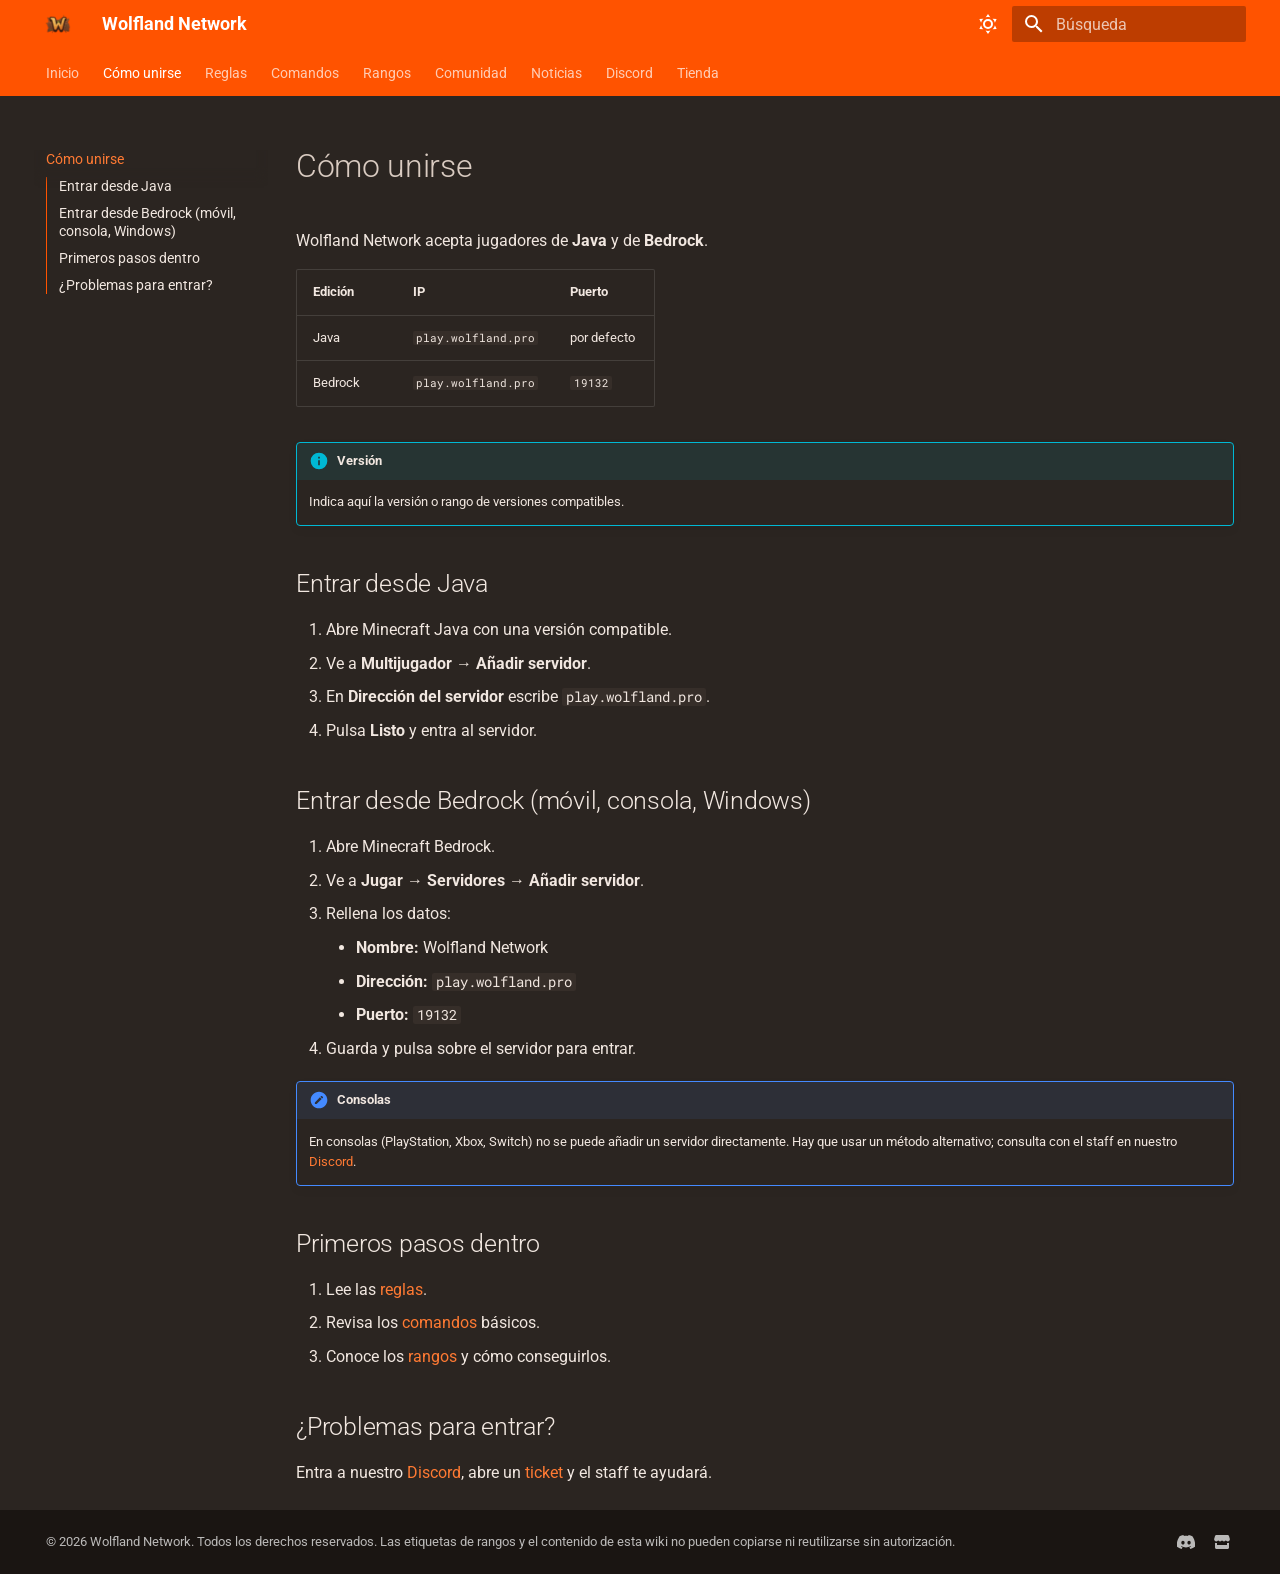
<file: unirse/index.html>
<!doctype html>
<html lang="es" class="no-js">
  <head>
    
      <meta charset="utf-8">
      <meta name="viewport" content="width=device-width,initial-scale=1">
      
        <meta name="description" content="Wiki oficial de Wolfland Network, servidor de Minecraft Survival Custom">
      
      
      
      
        <link rel="prev" href="..">
      
      
        <link rel="next" href="../reglas/">
      
      
        
      
      
      <link rel="icon" href="../assets/favicon.png">
      <meta name="generator" content="mkdocs-1.6.1, mkdocs-material-9.8.2">
    
    
      
        <title>Cómo unirse - Wolfland Network</title>
      
    
    
      <link rel="stylesheet" href="../assets/stylesheets/main.57a0d79d.min.css">
      
        
        <link rel="stylesheet" href="../assets/stylesheets/palette.fb2fffe2.min.css">
      
      


    
    
      
    
    
      
        
        
        <link rel="preconnect" href="https://fonts.gstatic.com" crossorigin>
        <link rel="stylesheet" href="https://fonts.googleapis.com/css?family=Roboto:300,300i,400,400i,700,700i%7CRoboto+Mono:400,400i,700,700i&display=fallback">
        <style>:root{--md-text-font:"Roboto";--md-code-font:"Roboto Mono"}</style>
      
    
    
      <link rel="stylesheet" href="../stylesheets/extra.css">
    
    <script>__md_scope=new URL("..",location),__md_hash=e=>[...e].reduce(((e,_)=>(e<<5)-e+_.charCodeAt(0)),0),__md_get=(e,_=localStorage,t=__md_scope)=>JSON.parse(_.getItem(t.pathname+"."+e)),__md_set=(e,_,t=localStorage,a=__md_scope)=>{try{t.setItem(a.pathname+"."+e,JSON.stringify(_))}catch(e){}}</script>
    
      

    
    
  </head>
  
  
    
    
      
    
    
    
    
    <body dir="ltr" data-md-color-scheme="slate" data-md-color-primary="custom" data-md-color-accent="custom">
  
    
    <input class="md-toggle" data-md-toggle="drawer" type="checkbox" id="__drawer" autocomplete="off">
    <input class="md-toggle" data-md-toggle="search" type="checkbox" id="__search" autocomplete="off">
    <label class="md-overlay" for="__drawer"></label>
    <div data-md-component="skip">
      
        
        <a href="#como-unirse" class="md-skip">
          Saltar a contenido
        </a>
      
    </div>
    <div data-md-component="announce">
      
    </div>
    
    
      

<header class="md-header" data-md-component="header">
  <nav class="md-header__inner md-grid" aria-label="Cabecera">
    <a href=".." title="Wolfland Network" class="md-header__button md-logo" aria-label="Wolfland Network" data-md-component="logo">
      
  <img src="../assets/logo.png" alt="logo">

    </a>
    <label class="md-header__button md-icon" for="__drawer">
      
      <svg xmlns="http://www.w3.org/2000/svg" viewBox="0 0 24 24"><path d="M3 6h18v2H3zm0 5h18v2H3zm0 5h18v2H3z"/></svg>
    </label>
    <div class="md-header__title" data-md-component="header-title">
      <div class="md-header__ellipsis">
        <div class="md-header__topic">
          <span class="md-ellipsis">
            Wolfland Network
          </span>
        </div>
        <div class="md-header__topic" data-md-component="header-topic">
          <span class="md-ellipsis">
            
              Cómo unirse
            
          </span>
        </div>
      </div>
    </div>
    
      
        <form class="md-header__option" data-md-component="palette">
  
    
    
    
    <input class="md-option" data-md-color-media="" data-md-color-scheme="slate" data-md-color-primary="custom" data-md-color-accent="custom"  aria-label="Cambiar a modo claro"  type="radio" name="__palette" id="__palette_0">
    
      <label class="md-header__button md-icon" title="Cambiar a modo claro" for="__palette_1" hidden>
        <svg xmlns="http://www.w3.org/2000/svg" viewBox="0 0 24 24"><path d="M12 7a5 5 0 0 1 5 5 5 5 0 0 1-5 5 5 5 0 0 1-5-5 5 5 0 0 1 5-5m0 2a3 3 0 0 0-3 3 3 3 0 0 0 3 3 3 3 0 0 0 3-3 3 3 0 0 0-3-3m0-7 2.39 3.42C13.65 5.15 12.84 5 12 5s-1.65.15-2.39.42zM3.34 7l4.16-.35A7.2 7.2 0 0 0 5.94 8.5c-.44.74-.69 1.5-.83 2.29zm.02 10 1.76-3.77a7.131 7.131 0 0 0 2.38 4.14zM20.65 7l-1.77 3.79a7.02 7.02 0 0 0-2.38-4.15zm-.01 10-4.14.36c.59-.51 1.12-1.14 1.54-1.86.42-.73.69-1.5.83-2.29zM12 22l-2.41-3.44c.74.27 1.55.44 2.41.44.82 0 1.63-.17 2.37-.44z"/></svg>
      </label>
    
  
    
    
    
    <input class="md-option" data-md-color-media="" data-md-color-scheme="default" data-md-color-primary="custom" data-md-color-accent="custom"  aria-label="Cambiar a modo oscuro"  type="radio" name="__palette" id="__palette_1">
    
      <label class="md-header__button md-icon" title="Cambiar a modo oscuro" for="__palette_0" hidden>
        <svg xmlns="http://www.w3.org/2000/svg" viewBox="0 0 24 24"><path d="m17.75 4.09-2.53 1.94.91 3.06-2.63-1.81-2.63 1.81.91-3.06-2.53-1.94L12.44 4l1.06-3 1.06 3zm3.5 6.91-1.64 1.25.59 1.98-1.7-1.17-1.7 1.17.59-1.98L15.75 11l2.06-.05L18.5 9l.69 1.95zm-2.28 4.95c.83-.08 1.72 1.1 1.19 1.85-.32.45-.66.87-1.08 1.27C15.17 23 8.84 23 4.94 19.07c-3.91-3.9-3.91-10.24 0-14.14.4-.4.82-.76 1.27-1.08.75-.53 1.93.36 1.85 1.19-.27 2.86.69 5.83 2.89 8.02a9.96 9.96 0 0 0 8.02 2.89m-1.64 2.02a12.08 12.08 0 0 1-7.8-3.47c-2.17-2.19-3.33-5-3.49-7.82-2.81 3.14-2.7 7.96.31 10.98 3.02 3.01 7.84 3.12 10.98.31"/></svg>
      </label>
    
  
</form>
      
    
    
      <script>var palette=__md_get("__palette");if(palette&&palette.color){if("(prefers-color-scheme)"===palette.color.media){var media=matchMedia("(prefers-color-scheme: light)"),input=document.querySelector(media.matches?"[data-md-color-media='(prefers-color-scheme: light)']":"[data-md-color-media='(prefers-color-scheme: dark)']");palette.color.media=input.getAttribute("data-md-color-media"),palette.color.scheme=input.getAttribute("data-md-color-scheme"),palette.color.primary=input.getAttribute("data-md-color-primary"),palette.color.accent=input.getAttribute("data-md-color-accent")}for(var[key,value]of Object.entries(palette.color))document.body.setAttribute("data-md-color-"+key,value)}</script>
    
    
    
      
      
        <label class="md-header__button md-icon" for="__search">
          
          <svg xmlns="http://www.w3.org/2000/svg" viewBox="0 0 24 24"><path d="M9.5 3A6.5 6.5 0 0 1 16 9.5c0 1.61-.59 3.09-1.56 4.23l.27.27h.79l5 5-1.5 1.5-5-5v-.79l-.27-.27A6.52 6.52 0 0 1 9.5 16 6.5 6.5 0 0 1 3 9.5 6.5 6.5 0 0 1 9.5 3m0 2C7 5 5 7 5 9.5S7 14 9.5 14 14 12 14 9.5 12 5 9.5 5"/></svg>
        </label>
        <div class="md-search" data-md-component="search" role="dialog">
  <label class="md-search__overlay" for="__search"></label>
  <div class="md-search__inner" role="search">
    <form class="md-search__form" name="search">
      <input type="text" class="md-search__input" name="query" aria-label="Búsqueda" placeholder="Búsqueda" autocapitalize="off" autocorrect="off" autocomplete="off" spellcheck="false" data-md-component="search-query" required>
      <label class="md-search__icon md-icon" for="__search">
        
        <svg xmlns="http://www.w3.org/2000/svg" viewBox="0 0 24 24"><path d="M9.5 3A6.5 6.5 0 0 1 16 9.5c0 1.61-.59 3.09-1.56 4.23l.27.27h.79l5 5-1.5 1.5-5-5v-.79l-.27-.27A6.52 6.52 0 0 1 9.5 16 6.5 6.5 0 0 1 3 9.5 6.5 6.5 0 0 1 9.5 3m0 2C7 5 5 7 5 9.5S7 14 9.5 14 14 12 14 9.5 12 5 9.5 5"/></svg>
        
        <svg xmlns="http://www.w3.org/2000/svg" viewBox="0 0 24 24"><path d="M20 11v2H8l5.5 5.5-1.42 1.42L4.16 12l7.92-7.92L13.5 5.5 8 11z"/></svg>
      </label>
      <nav class="md-search__options" aria-label="Buscar">
        
        <button type="reset" class="md-search__icon md-icon" title="Limpiar" aria-label="Limpiar" tabindex="-1">
          
          <svg xmlns="http://www.w3.org/2000/svg" viewBox="0 0 24 24"><path d="M19 6.41 17.59 5 12 10.59 6.41 5 5 6.41 10.59 12 5 17.59 6.41 19 12 13.41 17.59 19 19 17.59 13.41 12z"/></svg>
        </button>
      </nav>
      
        <div class="md-search__suggest" data-md-component="search-suggest"></div>
      
    </form>
    <div class="md-search__output">
      <div class="md-search__scrollwrap" tabindex="0" data-md-scrollfix>
        <div class="md-search-result" data-md-component="search-result">
          <div class="md-search-result__meta">
            Inicializando búsqueda
          </div>
          <ol class="md-search-result__list" role="presentation"></ol>
        </div>
      </div>
    </div>
  </div>
</div>
      
    
    
  </nav>
  
</header>
    
    <div class="md-container" data-md-component="container">
      
      
        
          
            
<nav class="md-tabs" aria-label="Pestañas" data-md-component="tabs">
  <div class="md-grid">
    <ul class="md-tabs__list">
      
        
  
  
  
  
    <li class="md-tabs__item">
      <a href=".." class="md-tabs__link">
        
  
  
    
  
  Inicio

      </a>
    </li>
  

      
        
  
  
  
    
  
  
    <li class="md-tabs__item md-tabs__item--active">
      <a href="./" class="md-tabs__link">
        
  
  
    
  
  Cómo unirse

      </a>
    </li>
  

      
        
  
  
  
  
    <li class="md-tabs__item">
      <a href="../reglas/" class="md-tabs__link">
        
  
  
    
  
  Reglas

      </a>
    </li>
  

      
        
  
  
  
  
    <li class="md-tabs__item">
      <a href="../comandos/" class="md-tabs__link">
        
  
  
    
  
  Comandos

      </a>
    </li>
  

      
        
  
  
  
  
    
    
      <li class="md-tabs__item">
        <a href="../rangos/" class="md-tabs__link">
          
  
  
  Rangos

        </a>
      </li>
    
  

      
        
  
  
  
  
    
    
      <li class="md-tabs__item">
        <a href="../staff/" class="md-tabs__link">
          
  
  
  Comunidad

        </a>
      </li>
    
  

      
        
  
  
  
  
    <li class="md-tabs__item">
      <a href="../noticias/" class="md-tabs__link">
        
  
  
    
  
  Noticias

      </a>
    </li>
  

      
        
  
  
  
  
    <li class="md-tabs__item">
      <a href="https://discord.com/invite/jCmngqZRFV" class="md-tabs__link">
        
  
  
    
  
  Discord

      </a>
    </li>
  

      
        
  
  
  
  
    <li class="md-tabs__item">
      <a href="https://wolfland.tebex.store/" class="md-tabs__link">
        
  
  
    
  
  Tienda

      </a>
    </li>
  

      
    </ul>
  </div>
</nav>
          
        
      
      <main class="md-main" data-md-component="main">
        <div class="md-main__inner md-grid">
          
            
              
              <div class="md-sidebar md-sidebar--primary" data-md-component="sidebar" data-md-type="navigation" >
                <div class="md-sidebar__scrollwrap">
                  <div class="md-sidebar__inner">
                    


  


  

<nav class="md-nav md-nav--primary md-nav--lifted md-nav--integrated" aria-label="Navegación" data-md-level="0">
  <label class="md-nav__title" for="__drawer">
    <a href=".." title="Wolfland Network" class="md-nav__button md-logo" aria-label="Wolfland Network" data-md-component="logo">
      
  <img src="../assets/logo.png" alt="logo">

    </a>
    Wolfland Network
  </label>
  
  <ul class="md-nav__list" data-md-scrollfix>
    
      
      
  
  
  
  
    <li class="md-nav__item">
      <a href=".." class="md-nav__link">
        
  
  
  <span class="md-ellipsis">
    
  
    Inicio
  

    
  </span>
  
  

      </a>
    </li>
  

    
      
      
  
  
    
  
  
  
    <li class="md-nav__item md-nav__item--active">
      
      <input class="md-nav__toggle md-toggle" type="checkbox" id="__toc">
      
      
        
      
      
        <label class="md-nav__link md-nav__link--active" for="__toc">
          
  
  
  <span class="md-ellipsis">
    
  
    Cómo unirse
  

    
  </span>
  
  

          <span class="md-nav__icon md-icon"></span>
        </label>
      
      <a href="./" class="md-nav__link md-nav__link--active">
        
  
  
  <span class="md-ellipsis">
    
  
    Cómo unirse
  

    
  </span>
  
  

      </a>
      
        

<nav class="md-nav md-nav--secondary" aria-label="Tabla de contenidos">
  
  
  
    
  
  
    <label class="md-nav__title" for="__toc">
      <span class="md-nav__icon md-icon"></span>
      Tabla de contenidos
    </label>
    <ul class="md-nav__list" data-md-component="toc" data-md-scrollfix>
      
        <li class="md-nav__item">
  <a href="#entrar-desde-java" class="md-nav__link">
    <span class="md-ellipsis">
      
        Entrar desde Java
      
    </span>
  </a>
  
</li>
      
        <li class="md-nav__item">
  <a href="#entrar-desde-bedrock-movil-consola-windows" class="md-nav__link">
    <span class="md-ellipsis">
      
        Entrar desde Bedrock (móvil, consola, Windows)
      
    </span>
  </a>
  
</li>
      
        <li class="md-nav__item">
  <a href="#primeros-pasos-dentro" class="md-nav__link">
    <span class="md-ellipsis">
      
        Primeros pasos dentro
      
    </span>
  </a>
  
</li>
      
        <li class="md-nav__item">
  <a href="#problemas-para-entrar" class="md-nav__link">
    <span class="md-ellipsis">
      
        ¿Problemas para entrar?
      
    </span>
  </a>
  
</li>
      
    </ul>
  
</nav>
      
    </li>
  

    
      
      
  
  
  
  
    <li class="md-nav__item">
      <a href="../reglas/" class="md-nav__link">
        
  
  
  <span class="md-ellipsis">
    
  
    Reglas
  

    
  </span>
  
  

      </a>
    </li>
  

    
      
      
  
  
  
  
    <li class="md-nav__item">
      <a href="../comandos/" class="md-nav__link">
        
  
  
  <span class="md-ellipsis">
    
  
    Comandos
  

    
  </span>
  
  

      </a>
    </li>
  

    
      
      
  
  
  
  
    
    
    
    
      
      
    
    
    <li class="md-nav__item md-nav__item--nested">
      
        
        
        <input class="md-nav__toggle md-toggle " type="checkbox" id="__nav_5" >
        
          
          <label class="md-nav__link" for="__nav_5" id="__nav_5_label" tabindex="0">
            
  
  
  <span class="md-ellipsis">
    
  
    Rangos
  

    
  </span>
  
  

            <span class="md-nav__icon md-icon"></span>
          </label>
        
        <nav class="md-nav" data-md-level="1" aria-labelledby="__nav_5_label" aria-expanded="false">
          <label class="md-nav__title" for="__nav_5">
            <span class="md-nav__icon md-icon"></span>
            
  
    Rangos
  

          </label>
          <ul class="md-nav__list" data-md-scrollfix>
            
              
                
  
  
  
  
    <li class="md-nav__item">
      <a href="../rangos/" class="md-nav__link">
        
  
  
  <span class="md-ellipsis">
    
  
    Todos los rangos
  

    
  </span>
  
  

      </a>
    </li>
  

              
            
              
                
  
  
  
  
    <li class="md-nav__item">
      <a href="../rangos-premium/" class="md-nav__link">
        
  
  
  <span class="md-ellipsis">
    
  
    Rangos Premium
  

    
  </span>
  
  

      </a>
    </li>
  

              
            
              
                
  
  
  
  
    <li class="md-nav__item">
      <a href="../rangos-media/" class="md-nav__link">
        
  
  
  <span class="md-ellipsis">
    
  
    Rangos Media
  

    
  </span>
  
  

      </a>
    </li>
  

              
            
          </ul>
        </nav>
      
    </li>
  

    
      
      
  
  
  
  
    
    
    
    
      
      
    
    
    <li class="md-nav__item md-nav__item--nested">
      
        
        
        <input class="md-nav__toggle md-toggle " type="checkbox" id="__nav_6" >
        
          
          <label class="md-nav__link" for="__nav_6" id="__nav_6_label" tabindex="0">
            
  
  
  <span class="md-ellipsis">
    
  
    Comunidad
  

    
  </span>
  
  

            <span class="md-nav__icon md-icon"></span>
          </label>
        
        <nav class="md-nav" data-md-level="1" aria-labelledby="__nav_6_label" aria-expanded="false">
          <label class="md-nav__title" for="__nav_6">
            <span class="md-nav__icon md-icon"></span>
            
  
    Comunidad
  

          </label>
          <ul class="md-nav__list" data-md-scrollfix>
            
              
                
  
  
  
  
    <li class="md-nav__item">
      <a href="../staff/" class="md-nav__link">
        
  
  
  <span class="md-ellipsis">
    
  
    Staff
  

    
  </span>
  
  

      </a>
    </li>
  

              
            
              
                
  
  
  
  
    <li class="md-nav__item">
      <a href="../eventos/" class="md-nav__link">
        
  
  
  <span class="md-ellipsis">
    
  
    Eventos
  

    
  </span>
  
  

      </a>
    </li>
  

              
            
              
                
  
  
  
  
    <li class="md-nav__item">
      <a href="../servicios/" class="md-nav__link">
        
  
  
  <span class="md-ellipsis">
    
  
    Servicios de contenido
  

    
  </span>
  
  

      </a>
    </li>
  

              
            
          </ul>
        </nav>
      
    </li>
  

    
      
      
  
  
  
  
    <li class="md-nav__item">
      <a href="../noticias/" class="md-nav__link">
        
  
  
  <span class="md-ellipsis">
    
  
    Noticias
  

    
  </span>
  
  

      </a>
    </li>
  

    
      
      
  
  
  
  
    <li class="md-nav__item">
      <a href="https://discord.com/invite/jCmngqZRFV" class="md-nav__link">
        
  
  
  <span class="md-ellipsis">
    
  
    Discord
  

    
  </span>
  
  

      </a>
    </li>
  

    
      
      
  
  
  
  
    <li class="md-nav__item">
      <a href="https://wolfland.tebex.store/" class="md-nav__link">
        
  
  
  <span class="md-ellipsis">
    
  
    Tienda
  

    
  </span>
  
  

      </a>
    </li>
  

    
  </ul>
</nav>
                  </div>
                </div>
              </div>
            
            
          
          
            <div class="md-content" data-md-component="content">
              
              <article class="md-content__inner md-typeset">
                
                  



<h1 id="como-unirse">Cómo unirse<a class="headerlink" href="#como-unirse" title="Permanent link">&para;</a></h1>
<p>Wolfland Network acepta jugadores de <strong>Java</strong> y de <strong>Bedrock</strong>.</p>
<table>
<thead>
<tr>
<th>Edición</th>
<th>IP</th>
<th>Puerto</th>
</tr>
</thead>
<tbody>
<tr>
<td>Java</td>
<td><code>play.wolfland.pro</code></td>
<td>por defecto</td>
</tr>
<tr>
<td>Bedrock</td>
<td><code>play.wolfland.pro</code></td>
<td><code>19132</code></td>
</tr>
</tbody>
</table>
<div class="admonition info">
<p class="admonition-title">Versión</p>
<p>Indica aquí la versión o rango de versiones compatibles.</p>
</div>
<h2 id="entrar-desde-java">Entrar desde Java<a class="headerlink" href="#entrar-desde-java" title="Permanent link">&para;</a></h2>
<ol>
<li>Abre Minecraft Java con una versión compatible.</li>
<li>Ve a <strong>Multijugador → Añadir servidor</strong>.</li>
<li>En <strong>Dirección del servidor</strong> escribe <code>play.wolfland.pro</code>.</li>
<li>Pulsa <strong>Listo</strong> y entra al servidor.</li>
</ol>
<h2 id="entrar-desde-bedrock-movil-consola-windows">Entrar desde Bedrock (móvil, consola, Windows)<a class="headerlink" href="#entrar-desde-bedrock-movil-consola-windows" title="Permanent link">&para;</a></h2>
<ol>
<li>Abre Minecraft Bedrock.</li>
<li>Ve a <strong>Jugar → Servidores → Añadir servidor</strong>.</li>
<li>Rellena los datos:<ul>
<li><strong>Nombre:</strong> Wolfland Network</li>
<li><strong>Dirección:</strong> <code>play.wolfland.pro</code></li>
<li><strong>Puerto:</strong> <code>19132</code></li>
</ul>
</li>
<li>Guarda y pulsa sobre el servidor para entrar.</li>
</ol>
<div class="admonition note">
<p class="admonition-title">Consolas</p>
<p>En consolas (PlayStation, Xbox, Switch) no se puede añadir un servidor directamente. Hay que usar un método alternativo; consulta con el staff en nuestro <a href="https://discord.com/invite/jCmngqZRFV">Discord</a>.</p>
</div>
<h2 id="primeros-pasos-dentro">Primeros pasos dentro<a class="headerlink" href="#primeros-pasos-dentro" title="Permanent link">&para;</a></h2>
<ol>
<li>Lee las <a href="../reglas/">reglas</a>.</li>
<li>Revisa los <a href="../comandos/">comandos</a> básicos.</li>
<li>Conoce los <a href="../rangos/">rangos</a> y cómo conseguirlos.</li>
</ol>
<h2 id="problemas-para-entrar">¿Problemas para entrar?<a class="headerlink" href="#problemas-para-entrar" title="Permanent link">&para;</a></h2>
<p>Entra a nuestro <a href="https://discord.com/invite/jCmngqZRFV">Discord</a>, abre un <a href="https://discord.com/invite/jCmngqZRFV">ticket</a> y el staff te ayudará.</p>












                
              </article>
            </div>
          
          
<script>var target=document.getElementById(location.hash.slice(1));target&&target.name&&(target.checked=target.name.startsWith("__tabbed_"))</script>
        </div>
        
          <button type="button" class="md-top md-icon" data-md-component="top" hidden>
  
  <svg xmlns="http://www.w3.org/2000/svg" viewBox="0 0 24 24"><path d="M13 20h-2V8l-5.5 5.5-1.42-1.42L12 4.16l7.92 7.92-1.42 1.42L13 8z"/></svg>
  Volver al principio
</button>
        
      </main>
      
        <footer class="md-footer">
  
  <div class="md-footer-meta md-typeset">
    <div class="md-footer-meta__inner md-grid">
      <div class="md-copyright">
  
    <div class="md-copyright__highlight">
      © 2026 Wolfland Network. Todos los derechos reservados. Las etiquetas de rangos y el contenido de esta wiki no pueden copiarse ni reutilizarse sin autorización.
    </div>
  
  
</div>
      
        
<div class="md-social">
  
    
    
    
    
    <a href="https://discord.com/invite/jCmngqZRFV" target="_blank" rel="noopener" title="Discord de Wolfland Network" class="md-social__link">
      <svg xmlns="http://www.w3.org/2000/svg" viewBox="0 0 576 512"><!--! Font Awesome Free 7.1.0 by @fontawesome - https://fontawesome.com License - https://fontawesome.com/license/free (Icons: CC BY 4.0, Fonts: SIL OFL 1.1, Code: MIT License) Copyright 2025 Fonticons, Inc.--><path d="M492.5 69.8c-.2-.3-.4-.6-.8-.7-38.1-17.5-78.4-30-119.7-37.1-.4-.1-.8 0-1.1.1s-.6.4-.8.8c-5.5 9.9-10.5 20.2-14.9 30.6-44.6-6.8-89.9-6.8-134.4 0-4.5-10.5-9.5-20.7-15.1-30.6-.2-.3-.5-.6-.8-.8s-.7-.2-1.1-.2C162.5 39 122.2 51.5 84.1 69c-.3.1-.6.4-.8.7C7.1 183.5-13.8 294.6-3.6 404.2c0 .3.1.5.2.8s.3.4.5.6c44.4 32.9 94 58 146.8 74.2.4.1.8.1 1.1 0s.7-.4.9-.7c11.3-15.4 21.4-31.8 30-48.8.1-.2.2-.5.2-.8s0-.5-.1-.8-.2-.5-.4-.6-.4-.3-.7-.4c-15.8-6.1-31.2-13.4-45.9-21.9-.3-.2-.5-.4-.7-.6s-.3-.6-.3-.9 0-.6.2-.9.3-.5.6-.7c3.1-2.3 6.2-4.7 9.1-7.1.3-.2.6-.4.9-.4s.7 0 1 .1c96.2 43.9 200.4 43.9 295.5 0 .3-.1.7-.2 1-.2s.7.2.9.4c2.9 2.4 6 4.9 9.1 7.2.2.2.4.4.6.7s.2.6.2.9-.1.6-.3.9-.4.5-.6.6c-14.7 8.6-30 15.9-45.9 21.8-.2.1-.5.2-.7.4s-.3.4-.4.7-.1.5-.1.8.1.5.2.8c8.8 17 18.8 33.3 30 48.8.2.3.6.6.9.7s.8.1 1.1 0c52.9-16.2 102.6-41.3 147.1-74.2.2-.2.4-.4.5-.6s.2-.5.2-.8c12.3-126.8-20.5-236.9-86.9-334.5zm-302 267.7c-29 0-52.8-26.6-52.8-59.2s23.4-59.2 52.8-59.2c29.7 0 53.3 26.8 52.8 59.2 0 32.7-23.4 59.2-52.8 59.2m195.4 0c-29 0-52.8-26.6-52.8-59.2s23.4-59.2 52.8-59.2c29.7 0 53.3 26.8 52.8 59.2 0 32.7-23.2 59.2-52.8 59.2"/></svg>
    </a>
  
    
    
    
    
    <a href="https://wolfland.tebex.store/" target="_blank" rel="noopener" title="Tienda de Wolfland Network" class="md-social__link">
      <svg xmlns="http://www.w3.org/2000/svg" viewBox="0 0 512 512"><!--! Font Awesome Free 7.1.0 by @fontawesome - https://fontawesome.com License - https://fontawesome.com/license/free (Icons: CC BY 4.0, Fonts: SIL OFL 1.1, Code: MIT License) Copyright 2025 Fonticons, Inc.--><path d="M30.7 72.3C37.6 48.4 59.5 32 84.4 32h344c24.9 0 46.8 16.4 53.8 40.3l23.4 80.2c12.8 43.7-20.1 87.5-65.6 87.5-26.3 0-49.4-14.9-60.8-37.1-11.6 21.9-34.6 37.1-61.4 37.1-26.6 0-49.7-15-61.3-37-11.6 22-34.7 37-61.3 37-26.8 0-49.8-15.1-61.4-37.1C122.4 225 99.3 240 73 240c-45.6 0-78.4-43.7-65.6-87.5zM96.4 352h320v-66.4c7.6 1.6 15.5 2.4 23.5 2.4 14.3 0 28-2.6 40.5-7.2V432c0 26.5-21.5 48-48 48h-352c-26.5 0-48-21.5-48-48V280.8c12.5 4.6 26.1 7.2 40.5 7.2 8.1 0 15.9-.8 23.5-2.4z"/></svg>
    </a>
  
</div>
      
    </div>
  </div>
</footer>
      
    </div>
    <div class="md-dialog" data-md-component="dialog">
      <div class="md-dialog__inner md-typeset"></div>
    </div>
    
    
    
      
      
      <script id="__config" type="application/json">{"annotate": null, "base": "..", "features": ["navigation.tabs", "navigation.top", "toc.integrate", "search.suggest", "search.highlight", "content.code.copy"], "search": "../assets/javascripts/workers/search.a7633da7.min.js", "tags": null, "translations": {"clipboard.copied": "Copiado al portapapeles", "clipboard.copy": "Copiar al portapapeles", "search.result.more.one": "1 m\u00e1s en esta p\u00e1gina", "search.result.more.other": "# m\u00e1s en esta p\u00e1gina", "search.result.none": "No se encontraron documentos", "search.result.one": "1 documento encontrado", "search.result.other": "# documentos encontrados", "search.result.placeholder": "Teclee para comenzar b\u00fasqueda", "search.result.term.missing": "Falta", "select.version": "Seleccionar versi\u00f3n"}, "version": null}</script>
    
    
      <script src="../assets/javascripts/bundle.a5f9d56c.min.js"></script>
      
        <script src="../javascripts/protect.js"></script>
      
    
  </body>
</html>
</file>
<file: stylesheets/extra.css>
/* Colores de Wolfland Network: naranja #FF5300 y fondo gris anaranjado */

:root {
  --md-primary-fg-color: #FF5300;
  --md-primary-fg-color--light: #ff7a33;
  --md-primary-fg-color--dark: #cc4200;
  --md-primary-bg-color: #ffffff;
  --md-primary-bg-color--light: #ffffffb3;
  --md-accent-fg-color: #FF5300;
  --md-accent-fg-color--transparent: #ff53001a;
  --md-accent-bg-color: #ffffff;
}

/* Modo claro: fondo gris anaranjado claro */
[data-md-color-scheme="default"] {
  --md-default-bg-color: #f3ece7;
  --md-default-bg-color--light: #f3ece7b3;
  --md-default-bg-color--lighter: #f3ece74d;
  --md-default-bg-color--lightest: #f3ece71f;
  --md-typeset-a-color: #d94700;
  --md-code-bg-color: #e8ddd5;
  --md-footer-bg-color: #3a302a;
  --md-footer-bg-color--dark: #2b2420;
}

/* Modo oscuro: fondo gris anaranjado oscuro */
[data-md-color-scheme="slate"] {
  --md-default-bg-color: #2b2521;
  --md-default-bg-color--light: #2b2521b3;
  --md-default-bg-color--lighter: #2b25214d;
  --md-default-bg-color--lightest: #2b25211f;
  --md-default-fg-color: #f1e7e0;
  --md-default-fg-color--light: #d9cbc1;
  --md-default-fg-color--lighter: #a99a8f;
  --md-default-fg-color--lightest: #54463d;
  --md-typeset-color: #f1e7e0;
  --md-typeset-a-color: #ff7a33;
  --md-code-bg-color: #362e29;
  --md-code-fg-color: #f1e7e0;
  --md-footer-bg-color: #221c19;
  --md-footer-bg-color--dark: #1a1512;
}

/* Botones y encabezado */
.md-button--primary {
  background-color: #FF5300;
  border-color: #FF5300;
  color: #ffffff;
}
.md-button:hover {
  background-color: #cc4200;
  border-color: #cc4200;
  color: #ffffff;
}

/* Botones centrados únicamente en la página de Inicio */
.md-typeset .cta-buttons.center,
.md-typeset img.center ~ .admonition.tip + p:has(> .md-button),
.md-typeset .wf-ip-card ~ p:has(> .md-button) {
  display: flex;
  flex-wrap: wrap;
  justify-content: center;
  align-items: center;
  gap: 0.75rem;
  margin: 1.4rem 0;
}

.md-typeset .cta-buttons.center .md-button,
.md-typeset .wf-ip-card ~ p:has(> .md-button) .md-button {
  margin: 0;
}

/* Íconos en encabezados de secciones (Reglas) */
.md-typeset h2 .twemoji {
  color: #FF5300;
  vertical-align: -0.15em;
  margin-right: 0.25rem;
}

[data-md-color-scheme="slate"] .md-typeset h2 .twemoji {
  color: #ff7a33;
}

/* Identificador naranja de cada regla */
.rule-num {
  display: inline-block;
  font-family: var(--md-code-font-family, monospace);
  font-size: 0.78em;
  font-weight: 700;
  color: #FF5300;
  background: rgba(255, 83, 0, 0.12);
  border: 1px solid rgba(255, 83, 0, 0.28);
  border-radius: 4px;
  padding: 0.05rem 0.38rem;
  margin-right: 0.3rem;
}

[data-md-color-scheme="slate"] .rule-num {
  color: #ff8c52;
  background: rgba(255, 83, 0, 0.16);
  border-color: rgba(255, 122, 51, 0.35);
}

/* Badges de niveles en la tabla de Sanciones */
.badge {
  display: inline-block;
  padding: 0.18rem 0.65rem;
  border-radius: 999px;
  font-size: 0.8em;
  font-weight: 700;
  line-height: 1.4;
  white-space: nowrap;
}

[data-md-color-scheme="default"] .badge-green {
  background: rgba(46, 125, 50, 0.14);
  color: #2e7d32;
}
[data-md-color-scheme="default"] .badge-amber {
  background: rgba(230, 138, 0, 0.16);
  color: #b26a00;
}
[data-md-color-scheme="default"] .badge-red {
  background: rgba(211, 47, 47, 0.14);
  color: #c62828;
}
[data-md-color-scheme="default"] .badge-critical {
  background: rgba(136, 14, 79, 0.15);
  color: #880e4f;
}

[data-md-color-scheme="slate"] .badge-green {
  background: rgba(76, 175, 80, 0.2);
  color: #81c784;
}
[data-md-color-scheme="slate"] .badge-amber {
  background: rgba(255, 171, 0, 0.2);
  color: #ffd54f;
}
[data-md-color-scheme="slate"] .badge-red {
  background: rgba(255, 82, 82, 0.2);
  color: #ff8a80;
}
[data-md-color-scheme="slate"] .badge-critical {
  background: rgba(244, 67, 54, 0.26);
  color: #ff5252;
  border: 1px solid rgba(255, 82, 82, 0.45);
}

/* Etiquetas de rangos (pixel art): se ven nítidas al escalarlas */
.md-typeset img.rank-tag,
.md-typeset img.rank-tag-lg {
  image-rendering: pixelated;
  height: auto;
  vertical-align: middle;
  display: inline-block;
  margin: 0;
}
.md-typeset img.rank-tag { width: 89px; }
.md-typeset img.rank-tag-lg { width: 178px; }

/* Imagen centrada (banner del inicio) */
.md-typeset img.center {
  display: block;
  margin: 0 auto 1rem auto;
}

/* Protección básica de imágenes (etiquetas y arte). Los logos no se tocan */
.md-typeset img[src*="assets/images/"] {
  -webkit-user-drag: none;
  -webkit-user-select: none;
  user-select: none;
  -webkit-touch-callout: none;
  pointer-events: none;
}

/* Tarjeta de IP del servidor (Inicio) */
.md-typeset .wf-ip-card {
  margin: 1.4rem 0 1.6rem;
  border-radius: 12px;
  overflow: hidden;
}

.md-typeset .wf-ip-header {
  display: flex;
  align-items: center;
  gap: 0.55rem;
  padding: 0.72rem 1.1rem;
  font-weight: 700;
  font-size: 0.92rem;
}

.md-typeset .wf-ip-dot {
  width: 9px;
  height: 9px;
  border-radius: 50%;
  background: #22c55e;
  box-shadow: 0 0 8px rgba(34, 197, 94, 0.75);
  flex-shrink: 0;
}

.md-typeset .wf-ip-badge {
  margin-left: auto;
  font-size: 0.72rem;
  font-weight: 600;
  padding: 0.16rem 0.6rem;
  border-radius: 999px;
}

.md-typeset .wf-ip-body {
  display: flex;
  flex-direction: column;
}

.md-typeset .wf-ip-row {
  display: flex;
  align-items: center;
  justify-content: space-between;
  gap: 0.85rem;
  padding: 0.9rem 1.1rem;
  flex-wrap: wrap;
}

.md-typeset .wf-ip-info {
  display: flex;
  align-items: center;
  gap: 0.55rem;
  flex-wrap: wrap;
}

.md-typeset .wf-edition {
  display: inline-block;
  min-width: 76px;
  text-align: center;
  font-size: 0.72rem;
  font-weight: 700;
  text-transform: uppercase;
  letter-spacing: 0.04em;
  padding: 0.2rem 0.55rem;
  border-radius: 6px;
}

.md-typeset .wf-ip-code {
  font-family: var(--md-code-font-family, monospace);
  font-size: 0.88rem;
  padding: 0.24rem 0.6rem;
  border-radius: 6px;
}

.md-typeset .wf-port-wrap {
  font-size: 0.84rem;
  display: inline-flex;
  align-items: center;
  gap: 0.35rem;
}

.md-typeset .wf-copy-btn {
  appearance: none;
  -webkit-appearance: none;
  display: inline-flex;
  align-items: center;
  justify-content: center;
  gap: 0.45rem;
  padding: 0.5rem 1.05rem;
  border-radius: 999px;
  font-family: inherit;
  font-size: 0.8rem;
  font-weight: 600;
  line-height: 1.2;
  white-space: nowrap;
  cursor: pointer;
  transition: transform 0.16s ease, box-shadow 0.2s ease, background 0.2s ease, border-color 0.2s ease, color 0.2s ease;
}

.md-typeset .wf-copy-btn:hover {
  background: linear-gradient(180deg, #ff6a1f 0%, #FF5300 100%);
  border-color: #ff7a33;
  color: #ffffff;
  transform: translateY(-1px);
  box-shadow: 0 4px 14px rgba(255, 83, 0, 0.4);
}

.md-typeset .wf-copy-btn:active {
  transform: scale(0.97);
}

/* Tarjeta IP: Modo claro */
[data-md-color-scheme="default"] .md-typeset .wf-ip-card {
  border: 1px solid rgba(255, 83, 0, 0.26);
  background: #faf6f3;
  box-shadow: 0 6px 20px rgba(58, 48, 42, 0.08);
}
[data-md-color-scheme="default"] .md-typeset .wf-ip-header {
  background: rgba(255, 83, 0, 0.09);
  border-bottom: 1p
</file>
<file: assets/stylesheets/main.57a0d79d.min.css>
@charset "UTF-8";html{box-sizing:border-box;-webkit-text-size-adjust:none;-moz-text-size-adjust:none;text-size-adjust:none}*,:after,:before{box-sizing:inherit}@media(prefers-reduced-motion){*,:after,:before{transition:none!important}}body{margin:0;-webkit-font-smoothing:antialiased;-moz-osx-font-smoothing:grayscale;--md-text-font-family:var(--md-text-font, _),
    -apple-system, BlinkMacSystemFont, Helvetica, Arial, sans-serif;--md-code-font-family:var(--md-code-font, _),
    SFMono-Regular, Consolas, Menlo, monospace}.md-typeset code:not(.focus-visible),a,button,input,label{-webkit-tap-highlight-color:transparent}a{color:inherit;text-decoration:none}hr{box-sizing:initial;display:block;height:.05rem;padding:0;overflow:visible;border:0}small{font-size:80%}sub,sup{line-height:1em}img{border-style:none}table{border-spacing:0;border-collapse:initial}td,th{font-weight:400;vertical-align:top}button{padding:0;margin:0;font-family:inherit;font-size:inherit;background:#0000;border:0}input{border:0;outline:none}:root{--md-primary-fg-color:#4051b5;--md-primary-fg-color--light:#5d6cc0;--md-primary-fg-color--dark:#303fa1;--md-primary-bg-color:#fff;--md-primary-bg-color--light:#ffffffb3;--md-accent-fg-color:#526cfe;--md-accent-fg-color--transparent:#526cfe1a;--md-accent-bg-color:#fff;--md-accent-bg-color--light:#ffffffb3;--md-typeset-table-sort-icon:url("data:image/svg+xml;charset=utf-8,<svg xmlns='http://www.w3.org/2000/svg' viewBox='0 0 24 24'><path d='m18 21-4-4h3V7h-3l4-4 4 4h-3v10h3M2 19v-2h10v2M2 13v-2h7v2M2 7V5h4v2z'/></svg>");--md-typeset-table-sort-icon--asc:url("data:image/svg+xml;charset=utf-8,<svg xmlns='http://www.w3.org/2000/svg' viewBox='0 0 24 24'><path d='M19 17h3l-4 4-4-4h3V3h2M2 17h10v2H2M6 5v2H2V5m0 6h7v2H2z'/></svg>");--md-typeset-table-sort-icon--desc:url("data:image/svg+xml;charset=utf-8,<svg xmlns='http://www.w3.org/2000/svg' viewBox='0 0 24 24'><path d='M19 7h3l-4-4-4 4h3v14h2M2 17h10v2H2M6 5v2H2V5m0 6h7v2H2z'/></svg>")}[data-md-color-scheme=default]{color-scheme:light}[data-md-color-scheme=default] img[src$="#gh-dark-mode-only"],[data-md-color-scheme=default] img[src$="#only-dark"]{display:none}:root,[data-md-color-scheme=default]{--md-hue:225deg;--md-default-fg-color:#000000de;--md-default-fg-color--light:#0000008a;--md-default-fg-color--lighter:#00000052;--md-default-fg-color--lightest:#00000012;--md-default-bg-color:#fff;--md-default-bg-color--light:#ffffffb3;--md-default-bg-color--lighter:#ffffff4d;--md-default-bg-color--lightest:#ffffff1f;--md-code-fg-color:#36464e;--md-code-bg-color:#f5f5f5;--md-code-bg-color--light:#f5f5f5b3;--md-code-bg-color--lighter:#f5f5f54d;--md-code-hl-color:#4287ff;--md-code-hl-color--light:#4287ff1a;--md-code-hl-number-color:#d52a2a;--md-code-hl-special-color:#db1457;--md-code-hl-function-color:#a846b9;--md-code-hl-constant-color:#6e59d9;--md-code-hl-keyword-color:#3f6ec6;--md-code-hl-string-color:#1c7d4d;--md-code-hl-name-color:var(--md-code-fg-color);--md-code-hl-operator-color:var(--md-default-fg-color--light);--md-code-hl-punctuation-color:var(--md-default-fg-color--light);--md-code-hl-comment-color:var(--md-default-fg-color--light);--md-code-hl-generic-color:var(--md-default-fg-color--light);--md-code-hl-variable-color:var(--md-default-fg-color--light);--md-typeset-color:var(--md-default-fg-color);--md-typeset-a-color:var(--md-primary-fg-color);--md-typeset-del-color:#f5503d26;--md-typeset-ins-color:#0bd57026;--md-typeset-kbd-color:#fafafa;--md-typeset-kbd-accent-color:#fff;--md-typeset-kbd-border-color:#b8b8b8;--md-typeset-mark-color:#ffff0080;--md-typeset-table-color:#0000001f;--md-typeset-table-color--light:#00000009;--md-admonition-fg-color:var(--md-default-fg-color);--md-admonition-bg-color:var(--md-default-bg-color);--md-warning-fg-color:#000000de;--md-warning-bg-color:#ff9;--md-footer-fg-color:#fff;--md-footer-fg-color--light:#ffffffb3;--md-footer-fg-color--lighter:#ffffff73;--md-footer-bg-color:#000000de;--md-footer-bg-color--dark:#00000052;--md-shadow-z1:0 0.2rem 0.5rem #0000000d,
    0 0 0.05rem #0000001a;--md-shadow-z2:0 0.2rem 0.5rem #0000001a,
    0 0 0.05rem #00000040;--md-shadow-z3:0 0.2rem 0.5rem #0003,
    0 0 0.05rem #00000059}.md-icon svg{display:block;width:1.2rem;height:1.2rem;fill:currentcolor}aside,body,input{font-family:var(--md-text-font-family);font-feature-settings:"kern","liga";color:var(--md-typeset-color)}code,kbd,pre{font-family:var(--md-code-font-family);font-feature-settings:"kern"}.md-typeset{font-size:.8rem;line-height:1.6;overflow-wrap:break-word;-webkit-print-color-adjust:exact;color-adjust:exact}@media print{.md-typeset{font-size:.68rem}.md-typeset code,.md-typeset kbd,.md-typeset pre{white-space:pre-wrap}}.md-typeset blockquote,.md-typeset dl,.md-typeset figure,.md-typeset ol,.md-typeset pre,.md-typeset ul{margin-top:1em;margin-bottom:1em}.md-typeset h1{margin:0 0 1.25em;font-size:2em;line-height:1.3;color:var(--md-default-fg-color--light)}.md-typeset h1,.md-typeset h2{font-weight:300;letter-spacing:-.01em}.md-typeset h2{margin:1.6em 0 .64em;font-size:1.5625em;line-height:1.4}.md-typeset h3{margin:1.6em 0 .8em;font-size:1.25em;font-weight:400;line-height:1.5;letter-spacing:-.01em}.md-typeset h2+h3{margin-top:.8em}.md-typeset h4{margin:1em 0;font-weight:700;letter-spacing:-.01em}.md-typeset h5,.md-typeset h6{margin:1.25em 0;font-size:.8em;font-weight:700;color:var(--md-default-fg-color--light);letter-spacing:-.01em}.md-typeset h5{text-transform:uppercase}.md-typeset h5 code{text-transform:none}.md-typeset hr{display:flow-root;margin:1.5em 0;border-bottom:.05rem solid var(--md-default-fg-color--lightest)}.md-typeset a{color:var(--md-typeset-a-color);word-break:break-word}.md-typeset a,.md-typeset a:before{transition:color 125ms}.md-typeset a:focus,.md-typeset a:hover{color:var(--md-accent-fg-color)}.md-typeset a:focus code,.md-typeset a:hover code{color:var(--md-accent-fg-color);background-color:var(--md-accent-fg-color--transparent)}.md-typeset a code{color:var(--md-typeset-a-color)}.md-typeset a.focus-visible{outline-color:var(--md-accent-fg-color);outline-offset:.2rem}.md-typeset code,.md-typeset kbd,.md-typeset pre{font-variant-ligatures:none;color:var(--md-code-fg-color);direction:ltr;transition:background-color 125ms}.md-typeset code{padding:0 .2941176471em;font-size:.85em;word-break:break-word;background-color:var(--md-code-bg-color);border-radius:.1rem;-webkit-box-decoration-break:clone;box-decoration-break:clone;transition:color 125ms,background-color 125ms}.md-typeset code:not(.focus-visible){outline:none}.md-typeset pre{position:relative;display:flow-root;line-height:1.4}.md-typeset pre>code{display:block;padding:.7720588235em 1.1764705882em;margin:0;overflow:auto;word-break:normal;touch-action:auto;scrollbar-color:var(--md-default-fg-color--lighter) #0000;scrollbar-width:thin;outline-color:var(--md-accent-fg-color);box-shadow:none;-webkit-box-decoration-break:slice;box-decoration-break:slice}.md-typeset pre>code:hover{scrollbar-color:var(--md-accent-fg-color) #0000}.md-typeset pre>code::-webkit-scrollbar{width:.2rem;height:.2rem}.md-typeset pre>code::-webkit-scrollbar-thumb{background-color:var(--md-default-fg-color--lighter)}.md-typeset pre>code::-webkit-scrollbar-thumb:hover{background-color:var(--md-accent-fg-color)}.md-typeset kbd{display:inline-block;padding:0 .6666666667em;font-size:.75em;color:var(--md-default-fg-color);word-break:break-word;vertical-align:text-top;background-color:var(--md-typeset-kbd-color);border-radius:.1rem;box-shadow:0 .1rem 0 .05rem var(--md-typeset-kbd-border-color),0 .1rem 0 var(--md-typeset-kbd-border-color),0 -.1rem .2rem var(--md-typeset-kbd-accent-color) inset}.md-typeset mark{color:inherit;word-break:break-word;background-color:var(--md-typeset-mark-color);-webkit-box-decoration-break:clone;box-decoration-break:clone}.md-typeset abbr{text-decoration:none;cursor:help}.md-typeset [data-preview],.md-typeset abbr{border-bottom:.05rem dotted var(--md-default-fg-color--light)}.md-typeset small{opacity:.75}[dir=ltr] .md-typeset sub,[dir=ltr] .md-typeset sup{margin-left:.078125em}[dir=rtl] .md-typeset sub,[dir=rtl] .md-typeset sup{margin-right:.078125em}[dir=ltr] .md-typeset blockquote{padding-left:.6rem;border-left:.2rem solid var(--md-default-fg-color--lighter)}[dir=rtl] .md-typeset blockquote{padding-right:.6rem;border-right:.2rem solid var(--md-default-fg-color--lighter)}.md-typeset blockquote{margin-left:0;margin-right:0;color:var(--md-default-fg-color--light)}.md-typeset ul{list-style-type:disc}.md-typeset ul[type]{list-style-type:revert-layer}[dir=ltr] .md-typeset ol,[dir=ltr] .md-typeset ol li ol,[dir=ltr] .md-typeset ol li ul,[dir=ltr] .md-typeset ul,[dir=ltr] .md-typeset ul li ol,[dir=ltr] .md-typeset ul li ul{margin-left:.625em}[dir=rtl] .md-typeset ol,[dir=rtl] .md-typeset ol li ol,[dir=rtl] .md-typeset ol li ul,[dir=rtl] .md-typeset ul,[dir=rtl] .md-typeset ul li ol,[dir=rtl] .md-typeset ul li ul{margin-right:.625em}.md-typeset ol,.md-typeset ul{padding:0}.md-typeset ol:not([hidden]),.md-typeset ul:not([hidden]){display:flow-root}.md-typeset ol ol,.md-typeset ul ol{list-style-type:lower-alpha}.md-typeset ol ol ol,.md-typeset ul ol ol{list-style-type:lower-roman}.md-typeset ol ol ol ol,.md-typeset ul ol ol ol{list-style-type:upper-alpha}.md-typeset ol ol ol ol ol,.md-typeset ul ol ol ol ol{list-style-type:upper-roman}.md-typeset ol[type],.md-typeset ul[type]{list-style-type:revert-layer}[dir=ltr] .md-typeset ol li,[dir=ltr] .md-typeset ul li{margin-left:1.25em}[dir=rtl] .md-typeset ol li,[dir=rtl] .md-typeset ul li{margin-right:1.25em}.md-typeset ol li,.md-typeset ul li{margin-bottom:.5em}.md-typeset ol li blockquote,.md-typeset ol li p,.md-typeset ul li blockquote,.md-typeset ul li p{margin:.5em 0}.md-typeset ol li:last-child,.md-typeset ul li:last-child{margin-bottom:0}.md-typeset ol li ol,.md-typeset ol li ul,.md-typeset ul li ol,.md-typeset ul li ul{margin-top:.5em;margin-bottom:.5em}[dir=ltr] .md-typeset dd{margin-left:1.875em}[dir=rtl] .md-typeset dd{margin-right:1.875em}.md-typeset dd{margin-top:1em;margin-bottom:1.5em}.md-typeset img,.md-typeset svg,.md-typeset video{max-width:100%;height:auto}.md-typeset img[align=left]{margin:1em 1em 1em 0}.md-typeset img[align=right]{margin:1em 0 1em 1em}.md-typeset img[align]:only-child{margin-top:0}.md-typeset figure{display:flow-root;width:fit-content;max-width:100%;margin:1em auto;text-align:center}.md-typeset figure img{display:block;margin:0 auto}.md-typeset figcaption{max-width:24rem;margin:1em auto;font-style:italic}.md-typeset iframe{max-width:100%}.md-typeset table:not([class]){display:inline-block;max-width:100%;overflow:auto;font-size:.64rem;touch-action:auto;background-color:var(--md-default-bg-color);border:.05rem solid var(--md-typeset-table-color);border-radius:.1rem}@media print{.md-typeset table:not([class]){display:table}}.md-typeset table:not([class])+*{margin-top:1.5em}.md-typeset table:not([class]) td>:first-child,.md-typeset table:not([class]) th>:first-child{margin-top:0}.md-typeset table:not([class]) td>:last-child,.md-typeset table:not([class]) th>:last-child{margin-bottom:0}.md-typeset table:not([class]) td:not([align]),.md-typeset table:not([class]) th:not([align]){text-align:left}[dir=rtl] .md-typeset table:not([class]) td:not([align]),[dir=rtl] .md-typeset table:not([class]) th:not([align]){text-align:right}.md-typeset table:not([class]) th{min-width:5rem;padding:.9375em 1.25em;font-weight:700;vertical-align:top}.md-typeset table:not([class]) td{padding:.9375em 1.25em;vertical-align:top;border-top:.05rem solid var(--md-typeset-table-color)}.md-typeset table:not([class]) tbody tr{transition:background-color 125ms}.md-typeset table:not([class]) tbody tr:hover{background-color:var(--md-typeset-table-color--light);box-shadow:0 .05rem 0 var(--md-default-bg-color) inset}.md-typeset table:not([class]) a{word-break:normal}.md-typeset table th[role=columnheader]{cursor:pointer}[dir=ltr] .md-typeset table th[role=columnheader]:after{margin-left:.5em}[dir=rtl] .md-typeset table th[role=columnheader]:after{margin-right:.5em}.md-typeset table th[role=columnheader]:after{display:inline-block;width:1.2em;height:1.2em;vertical-align:text-bottom;content:"";-webkit-mask-image:var(--md-typeset-table-sort-icon);mask-image:var(--md-typeset-table-sort-icon);-webkit-mask-repeat:no-repeat;mask-repeat:no-repeat;-webkit-mask-size:contain;mask-size:contain;transition:background-color 125ms}.md-typeset table th[role=columnheader]:hover:after{background-color:var(--md-default-fg-color--lighter)}.md-typeset table th[role=columnheader][aria-sort=ascending]:after{background-color:var(--md-default-fg-color--light);-webkit-mask-image:var(--md-typeset-table-sort-icon--asc);mask-image:var(--md-typeset-table-sort-icon--asc)}.md-typeset table th[role=columnheader][aria-sort=descending]:after{background-color:var(--md-default-fg-color--light);-webkit-mask-image:var(--md-typeset-table-sort-icon--desc);mask-image:var(--md-typeset-table-sort-icon--desc)}.md-typeset__scrollwrap{margin:1em -.8rem;overflow-x:auto;touch-action:auto}.md-typeset__table{display:inline-block;padding:0 .8rem;margin-bottom:.5em}@media print{.md-typeset__table{display:block}}html .md-typeset__table table{display:table;width:100%;margin:0;overflow:hidden}@media screen and (max-width:44.984375em){.md-content__inner>pre{margin:1em -.8rem}.md-content__inner>pre code{border-radius:0}}.md-typeset .md-author{position:relative;display:block;flex-shrink:0;width:1.6rem;height:1.6rem;overflow:hidden;border-radius:100%;transition:color 125ms,transform 125ms}.md-typeset .md-author img{display:block}.md-typeset .md-author--more{font-size:.6rem;font-weight:700;line-height:1.6rem;color:var(--md-default-fg-color--lighter);text-align:center;background:var(--md-default-fg-color--lightest)}.md-typeset .md-author--long{width:2.4rem;height:2.4rem}.md-typeset a.md-author{transform:scale(1)}.md-typeset a.md-author img{filter:grayscale(100%) opacity(75%);border-radius:100%;transition:filter 125ms}.md-typeset a.md-author:focus,.md-typeset a.md-author:hover{z-index:1;transform:scale(1.1)}.md-typeset a.md-author:focus img,.md-typeset a.md-author:hover img{filter:grayscale(0)}.md-banner{overflow:auto;color:var(--md-footer-fg-color);background-color:var(--md-footer-bg-color)}@media print{.md-banner{display:none}}.md-banner--warning{color:var(--md-warning-fg-color);background-color:var(--md-warning-bg-color)}.md-banner__inner{padding:0 .8rem;margin:.6rem auto;font-size:.7rem}[dir=ltr] .md-banner__button{float:right}[dir=rtl] .md-banner__button{float:left}.md-banner__button{color:inherit;cursor:pointer;transition:opacity .25s}.no-js .md-banner__button{display:none}.md-banner__button:hover{opacity:.7}html{height:100%;overflow-x:hidden;font-size:125%}@media screen and (min-width:100em){html{font-size:137.5%}}@media screen and (min-width:125em){html{font-size:150%}}body{position:relative;display:flex;flex-direction:column;width:100%;min-height:100%;font-size:.5rem;background-color:var(--md-default-bg-color)}@media print{body{display:block}}@media screen and (max-width:59.984375em){body[data-md-scrolllock]{position:fixed}}.md-grid{max-width:61rem;margin-left:auto;margin-right:auto}.md-container{display:flex;flex-grow:1;flex-direction:column}@media print{.md-container{display:block}}.md-main{flex-grow:1}.md-main__inner{display:flex;height:100%;margin-top:1.5rem}.md-ellipsis{overflow:hidden;text-overflow:ellipsis}.md-toggle{display:none}.md-option{position:absolute;width:0;height:0;opacity:0}.md-option:checked+label:not([hidden]){display:block}.md-option.focus-visible+label{outline-style:auto;outline-color:var(--md-accent-fg-color)}.md-skip{position:fixed;z-index:-1;padding:.3rem .5rem;margin:.5rem;font-size:.64rem;color:var(--md-default-bg-color);background-color:var(--md-default-fg-color);border-radius:.1rem;outline-color:var(--md-accent-fg-color);opacity:0;transform:translateY(.4rem)}.md-skip:focus{z-index:10;opacity:1;transition:transform .25s cubic-bezier(.4,0,.2,1),opacity 175ms 75ms;transform:translateY(0)}@page{margin:25mm}:root{--md-clipboard-icon:url("data:image/svg+xml;charset=utf-8,<svg xmlns='http://www.w3.org/2000/svg' viewBox='0 0 24 24'><path d='M19 21H8V7h11m0-2H8a2 2 0 0 0-2 2v14a2 2 0 0 0 2 2h11a2 2 0 0 0 2-2V7a2 2 0 0 0-2-2m-3-4H4a2 2 0 0 0-2 2v14h2V3h12z'/></svg>");--md-code-select-icon:url("data:image/svg+xml;charset=utf-8,<svg xmlns='http://www.w3.org/2000/svg' viewBox='0 0 24 24'><path d='M19 19h-4v2h4c1.1 0 2-.9 2-2v-4h-2m0-12h-4v2h4v4h2V5c0-1.1-.9-2-2-2M5 5h4V3H5c-1.1 0-2 .9-2 2v4h2m0 6H3v4c0 1.1.9 2 2 2h4v-2H5zm2-4h2v2H7zm4 0h2v2h-2zm4 0h2v2h-2zM7 7h2v2H7zm4 0h2v2h-2zm4 0h2v2h-2zm-8 8h2v2H7zm4 0h2v2h-2zm4 0h2v2h-2z'/></svg>");--md-code-copy-icon:url("data:image/svg+xml;charset=utf-8,<svg xmlns='http://www.w3.org/2000/svg' viewBox='0 0 24 24'><path d='M19 21H8V7h11m0-2H8a2 2 0 0 0-2 2v14a2 2 0 0 0 2 2h11a2 2 0 0 0 2-2V7a2 2 0 0 0-2-2m-3-4H4a2 2 0 0 0-2 2v14h2V3h12z'/></svg>")}.md-clipboard{z-index:1;width:1.5em;height:1.5em;color:var(--md-default-fg-color--lightest);cursor:pointer;border-radius:.1rem;outline-color:var(--md-accent-fg-color);outline-offset:.1rem;transition:color .25s}@media print{.md-clipboard{display:none}}.md-clipboard:not(.focus-visible){outline:none;-webkit-tap-highlight-color:transparent}:hover>.md-clipboard{color:var(--md-default-fg-color--light)}.md-clipboard:focus,.md-clipboard:hover{color:var(--md-accent-fg-color)}.md-clipboard:after{display:block;width:1.125em;height:1.125em;margin:0 auto;content:"";background-color:currentcolor;-webkit-mask-image:var(--md-clipboard-icon);mask-image:var(--md-clipboard-icon);-webkit-mask-repeat:no-repeat;mask-repeat:no-repeat;-webkit-mask-position:center;mask-position:center;-webkit-mask-size:contain;mask-size:contain}.md-clipboard--inline{cursor:pointer}.md-clipboard--inline code{transition:color .25s,background-color .25s}.md-clipboard--inline:focus code,.md-clipboard--inline:hover code{color:var(--md-accent-fg-color);background-color:var(--md-accent-fg-color--transparent)}.md-typeset .md-code__content{display:grid}.md-code__nav{position:absolute;top:.25em;right:.25em;z-index:1;display:flex;gap:.2rem;padding:.2rem;background-color:var(--md-code-bg-color--lighter);border-radius:.1rem;transition:background-color .25s}:hover>.md-code__nav{background-color:var(--md-code-bg-color--light)}.md-code__button{display:block;width:1.5em;height:1.5em;color:var(--md-default-fg-color--lightest);cursor:pointer;outline-color:var(--md-accent-fg-color);outline-offset:.1rem;transition:color .25s}:hover>*>.md-code__button{color:var(--md-default-fg-color--light)}.md-code__button.focus-visible,.md-code__button:hover{color:var(--md-accent-fg-color)}.md-code__button--active{color:var(--md-default-fg-color)!important}.md-code__button:after{display:block;width:1.125em;height:1.125em;margin:0 auto;content:"";background-color:currentcolor;-webkit-mask-repeat:no-repeat;mask-repeat:no-repeat;-webkit-mask-position:center;mask-position:center;-webkit-mask-size:contain;mask-size:contain}.md-code__button[data-md-type=select]:after{-webkit-mask-image:var(--md-code-select-icon);mask-image:var(--md-code-select-icon)}.md-code__button[data-md-type=copy]:after{-webkit-mask-image:var(--md-code-copy-icon);mask-image:var(--md-code-copy-icon)}@keyframes consent{0%{opacity:0;transform:translateY(100%)}to{opacity:1;transform:translateY(0)}}@keyframes overlay{0%{opacity:0}to{opacity:1}}.md-consent__overlay{position:fixed;top:0;z-index:5;width:100%;height:100%;background-color:#0000008a;-webkit-backdrop-filter:blur(.1rem);backdrop-filter:blur(.1rem);opacity:1;animation:overlay .25s both}.md-consent__inner{position:fixed;bottom:0;z-index:5;width:100%;max-height:100%;padding:0;overflow:auto;background-color:var(--md-default-bg-color);border:0;border-radius:.1rem;box-shadow:0 0 .2rem #0000001a,0 .2rem .4rem #0003;animation:consent .5s cubic-bezier(.1,.7,.1,1) both}.md-consent__form{padding:.8rem}.md-consent__settings{display:none;margin:1em 0}input:checked+.md-consent__settings{display:block}.md-consent__controls{margin-bottom:.8rem}.md-typeset .md-consent__controls .md-button{display:inline}@media screen and (max-width:44.984375em){.md-typeset .md-consent__controls .md-button{display:block;width:100%;margin-top:.4rem;text-align:center}}.md-consent label{cursor:pointer}.md-content{flex-grow:1;min-width:0}.md-content__inner{padding-top:.6rem;margin:0 .8rem 1.2rem}@media screen and (min-width:76.25em){[dir=ltr] .md-sidebar--primary:not([hidden])~.md-content>.md-content__inner,[dir=rtl] .md-sidebar--secondary:not([hidden])~.md-content>.md-content__inner{margin-left:1.2rem}[dir=ltr] .md-sidebar--secondary:not([hidden])~.md-content>.md-content__inner,[dir=rtl] .md-sidebar--primary:not([hidden])~.md-content>.md-content__inner{margin-right:1.2rem}}.md-content__inner:before{display:block;height:.4rem;content:""}.md-content__inner>:last-child{margin-bottom:0}[dir=ltr] .md-content__button{float:right;margin-left:.4rem}[dir=rtl] .md-content__button{float:left;margin-right:.4rem}.md-content__button{padding:0;margin:.4rem 0}@media print{.md-content__button{display:none}}.md-typeset .md-content__button{color:var(--md-default-fg-color--lighter)}.md-content__button svg{display:inline;vertical-align:top}[dir=rtl] .md-content__button svg{transform:scaleX(-1)}[dir=ltr] .md-dialog{right:.8rem}[dir=rtl] .md-dialog{left:.8rem}.md-dialog{position:fixed;bottom:.8rem;z-index:4;min-width:11.1rem;padding:.4rem .6rem;pointer-events:none;background-color:var(--md-default-fg-color);border-radius:.1rem;box-shadow:var(--md-shadow-z3);opacity:0;transition:transform 0s .4s,opacity .4s;transform:translateY(100%)}@media print{.md-dialog{display:none}}.md-dialog--active{pointer-events:auto;opacity:1;transition:transform .4s cubic-bezier(.075,.85,.175,1),opacity .4s;transform:translateY(0)}.md-dialog__inner{font-size:.7rem;color:var(--md-default-bg-color)}.md-feedback{margin:2em 0 1em;text-align:center}.md-feedback fieldset{padding:0;margin:0;border:none}.md-feedback__title{margin:1em auto;font-weight:700}.md-feedback__inner{position:relative}.md-feedback__list{position:relative;display:flex;flex-wrap:wrap;place-content:baseline center}.md-feedback__list:hover .md-icon:not(:disabled){color:var(--md-default-fg-color--lighter)}:disabled .md-feedback__list{min-height:1.8rem}.md-feedback__icon{flex-shrink:0;margin:0 .1rem;color:var(--md-default-fg-color--light);cursor:pointer;transition:color 125ms}.md-feedback__icon:not(:disabled).md-icon:hover{color:var(--md-accent-fg-color)}.md-feedback__icon:disabled{color:var(--md-default-fg-color--lightest);pointer-events:none}.md-feedback__note{position:relative;opacity:0;transition:transform .4s cubic-bezier(.1,.7,.1,1),opacity .15s;transform:translateY(.4rem)}.md-feedback__note>*{max-width:16rem;margin:0 auto}:disabled .md-feedback__note{opacity:1;transform:translateY(0)}@media print{.md-feedback,.md-footer{display:none}}.md-footer{color:var(--md-footer-fg-color);background-color:var(--md-footer-bg-color)}.md-footer__inner{justify-content:space-between;padding:.2rem;overflow:auto}.md-footer__inner:not([hidden]){display:flex}.md-footer__link{display:flex;flex-grow:.01;align-items:end;max-width:100%;margin-top:1rem;margin-bottom:.4rem;overflow:hidden;outline-color:var(--md-accent-fg-color);transition:opacity .25s}.md-footer__link:focus,.md-footer__link:hover{opacity:.7}[dir=rtl] .md-footer__link svg{transform:scaleX(-1)}@media screen and (max-width:44.984375em){.md-footer__link--prev{flex-shrink:0}.md-footer__link--prev .md-footer__title{display:none}}[dir=ltr] .md-footer__link--next{margin-left:auto}.md-footer__link--next{text-align:right}[dir=rtl] .md-footer__link--next{margin-right:auto;text-align:left}.md-footer__title{flex-grow:1;max-width:calc(100% - 2.4rem);padding:0 1rem;margin-bottom:.7rem;font-size:.9rem;white-space:nowrap}.md-footer__button{padding:.4rem;margin:.2rem}.md-footer__direction{font-size:.64rem;opacity:.7}.md-footer-meta{background-color:var(--md-footer-bg-color--dark)}.md-footer-meta__inner{display:flex;flex-wrap:wrap;justify-content:space-between;padding:.2rem}html .md-footer-meta.md-typeset a{color:var(--md-footer-fg-color--light)}html .md-footer-meta.md-typeset a:focus,html .md-footer-meta.md-typeset a:hover{color:var(--md-footer-fg-color)}.md-copyright{width:100%;padding:.4rem 0;margin:auto .6rem;font-size:.64rem;color:var(--md-footer-fg-color--lighter)}.md-copyright__highlight{color:var(--md-footer-fg-color--light)}.md-social{display:inline-flex;gap:.2rem;padding:.2rem 0 .6rem;margin:0 .4rem}@media screen and (min-width:45em){.md-copyright{width:auto}.md-social{padding:.6rem 0}}.md-social__link{display:inline-block;width:1.6rem;height:1.6rem;text-align:center}.md-social__link:before{line-height:1.9}.md-social__link svg{max-height:.8rem;vertical-align:-25%;fill:currentcolor}.md-typeset .md-button{display:inline-block;padding:.625em 2em;font-weight:700;color:var(--md-primary-fg-color);cursor:pointer;border:.1rem solid;border-radius:.1rem;transition:color 125ms,background-color 125ms,border-color 125ms}.md-typeset .md-button--primary{color:var(--md-primary-bg-color);background-color:var(--md-primary-fg-color);border-color:var(--md-primary-fg-color)}.md-typeset .md-button:focus,.md-typeset .md-button:hover{color:var(--md-accent-bg-color);background-color:var(--md-accent-fg-color);border-color:var(--md-accent-fg-color)}[dir=ltr] .md-typeset .md-input,[dir=rtl] .md-typeset .md-input{border-top-left-radius:.1rem}[dir=ltr] .md-typeset .md-input,[dir=rtl] .md-typeset .md-input{border-top-right-radius:.1rem}.md-typeset .md-input{height:1.8rem;padding:0 .6rem;font-size:.8rem;border-bottom:.1rem solid var(--md-default-fg-color--lighter);box-shadow:var(--md-shadow-z1);transition:border .25s,box-shadow .25s}.md-typeset .md-input:focus,.md-typeset .md-input:hover{border-bottom-color:var(--md-accent-fg-color);box-shadow:var(--md-shadow-z2)}.md-typeset .md-input--stretch{width:100%}.md-header{position:sticky;left:0;right:0;top:0;z-index:4;display:block;color:var(--md-primary-bg-color);background-color:var(--md-primary-fg-color);box-shadow:0 0 .2rem #0000,0 .2rem .4rem #0000}@media print{.md-header{display:none}}.md-header[hidden]{transition:transform .25s cubic-bezier(.8,0,.6,1),box-shadow .25s;transform:translateY(-100%)}.md-header--shadow{box-shadow:0 0 .2rem #0000001a,0 .2rem .4rem #0003;transition:transform .25s cubic-bezier(.1,.7,.1,1),box-shadow .25s}.md-header__inner{display:flex;align-items:center;padding:0 .2rem}.md-header__button{position:relative;z-index:1;padding:.4rem;margin:.2rem;color:currentcolor;vertical-align:middle;cursor:pointer;outline-color:var(--md-accent-fg-color);transition:opacity .25s}.md-header__button:hover{opacity:.7}.md-header__button:not([hidden]){display:inline-block}.md-header__button:not(.focus-visible){outline:none;-webkit-tap-highlight-color:transparent}.md-header__button.md-logo{padding:.4rem;margin:.2rem}@media screen and (max-width:76.234375em){.md-header__button.md-logo{display:none}}.md-header__button.md-logo img,.md-header__button.md-logo svg{display:block;width:auto;height:1.2rem;fill:currentcolor}@media screen and (min-width:60em){.md-header__button[for=__search]{display:none}}.no-js .md-header__button[for=__search]{display:none}[dir=rtl] .md-header__button[for=__search] svg{transform:scaleX(-1)}@media screen and (min-width:76.25em){.md-header__button[for=__drawer]{display:none}}.md-header__topic{position:absolute;display:flex;max-width:100%;white-space:nowrap;transition:transform .4s cubic-bezier(.1,.7,.1,1),opacity .15s}.md-header__topic+.md-header__topic{z-index:-1;pointer-events:none;opacity:0;transition:transform .4s cubic-bezier(1,.7,.1,.1),opacity .15s;transform:translateX(1.25rem)}[dir=rtl] .md-header__topic+.md-header__topic{transform:translateX(-1.25rem)}.md-draft,.md-header__topic:first-child,.md-nav__title{font-weight:700}[dir=ltr] .md-header__title{margin-left:1rem;margin-right:.4rem}[dir=rtl] .md-header__title{margin-right:1rem;margin-left:.4rem}.md-header__title{flex-grow:1;height:2.4rem;font-size:.9rem;line-height:2.4rem}.md-header__title--active .md-header__topic{z-index:-1;pointer-events:none;opacity:0;transition:transform .4s cubic-bezier(1,.7,.1,.1),opacity .15s;transform:translateX(-1.25rem)}[dir=rtl] .md-header__title--active .md-header__topic{transform:translateX(1.25rem)}.md-header__title--active .md-header__topic+.md-header__topic{z-index:0;pointer-events:auto;opacity:1;transition:transform .4s cubic-bezier(.1,.7,.1,1),opacity .15s;transform:translateX(0)}.md-header__title>.md-header__ellipsis{position:relative;width:100%;height:100%}.md-header__option{display:flex;flex-shrink:0;max-width:100%;white-space:nowrap;transition:max-width 0s .25s,opacity .25s .25s}[data-md-toggle=search]:checked~.md-header .md-header__option{max-width:0;opacity:0;transition:max-width,opacity}.md-header__option>input{bottom:0}.md-header__source{display:none}@media screen and (min-width:60em){[dir=ltr] .md-header__source{margin-left:1rem}[dir=rtl] .md-header__source{margin-right:1rem}.md-header__source{display:block;width:11.7rem;max-width:11.7rem}}@media screen and (min-width:76.25em){[dir=ltr] .md-header__source{margin-left:1.4rem}[dir=rtl] .md-header__source{margin-right:1.4rem}}.md-meta{font-size:.7rem;line-height:1.3;color:var(--md-default-fg-color--light)}.md-meta__list{display:inline-flex;flex-wrap:wrap;padding:0;margin:0;list-style:none}.md-meta__item:not(:last-child):after{margin-left:.2rem;margin-right:.2rem;content:"·"}.md-meta__link{color:var(--md-typeset-a-color)}.md-meta__link:focus,.md-meta__link:hover{color:var(--md-accent-fg-color)}.md-draft{display:inline-block;padding-left:.5714285714em;padding-right:.5714285714em;color:#fff;background-color:#ff1744;border-radius:.125em}:root{--md-nav-icon--prev:url("data:image/svg+xml;charset=utf-8,<svg xmlns='http://www.w3.org/2000/svg' viewBox='0 0 24 24'><path d='M20 11v2H8l5.5 5.5-1.42 1.42L4.16 12l7.92-7.92L13.5 5.5 8 11z'/></svg>");--md-nav-icon--next:url("data:image/svg+xml;charset=utf-8,<svg xmlns='http://www.w3.org/2000/svg' viewBox='0 0 24 24'><path d='M8.59 16.58 13.17 12 8.59 7.41 10 6l6 6-6 6z'/></svg>");--md-toc-icon:url("data:image/svg+xml;charset=utf-8,<svg xmlns='http://www.w3.org/2000/svg' viewBox='0 0 24 24'><path d='M3 9h14V7H3zm0 4h14v-2H3zm0 4h14v-2H3zm16 0h2v-2h-2zm0-10v2h2V7zm0 6h2v-2h-2z'/></svg>");--md-path-icon:url("data:image/svg+xml;charset=utf-8,<svg xmlns='http://www.w3.org/2000/svg' viewBox='0 0 24 24'><path d='M8.59 16.58 13.17 12 8.59 7.41 10 6l6 6-6 6z'/></svg>");--md-post-pin-icon:url("data:image/svg+xml;charset=utf-8,<svg xmlns='http://www.w3.org/2000/svg' viewBox='0 0 24 24'><path d='M16 12V4h1V2H7v2h1v8l-2 2v2h5.2v6h1.6v-6H18v-2z'/></svg>");--md-progress-value:0;--md-progress-delay:400ms;--md-search-result-icon:url("data:image/svg+xml;charset=utf-8,<svg xmlns='http://www.w3.org/2000/svg' viewBox='0 0 24 24'><path d='M14 2H6a2 2 0 0 0-2 2v16a2 2 0 0 0 2 2h7c-.41-.25-.8-.56-1.14-.9-.33-.33-.61-.7-.86-1.1H6V4h7v5h5v1.18c.71.16 1.39.43 2 .82V8zm6.31 16.9c1.33-2.11.69-4.9-1.4-6.22-2.11-1.33-4.91-.68-6.22 1.4-1.34 2.11-.69 4.89 1.4 6.22 1.46.93 3.32.93 4.79.02L22 23.39 23.39 22zm-3.81.1a2.5 2.5 0 0 1-2.5-2.5 2.5 2.5 0 0 1 2.5-2.5 2.5 2.5 0 0 1 2.5 2.5 2.5 2.5 0 0 1-2.5 2.5'/></svg>")}.md-nav,.md-nav__link .md-typeset{font-size:.7rem;line-height:1.3}.md-nav__title{display:block;padding:0 .6rem;overflow:hidden;color:var(--md-default-fg-color--light);text-overflow:ellipsis}.md-nav__title .md-nav__button{display:none}.md-nav__title .md-nav__button img{width:auto;height:100%}.md-nav__title .md-nav__button.md-logo img,.md-nav__title .md-nav__button.md-logo svg{display:block;width:auto;max-width:100%;height:2.4rem;object-fit:contain;fill:currentcolor}.md-nav__list{padding:0;margin:0;list-style:none}.md-nav__link{display:flex;gap:.4rem;align-items:flex-start;margin-top:.625em;scroll-snap-align:start;transition:color 125ms}.md-nav__link--passed,.md-nav__link--passed code{color:var(--md-default-fg-color--light)}.md-nav__item .md-nav__link--active,.md-nav__item .md-nav__link--active code{color:var(--md-typeset-a-color)}.md-nav__link .md-ellipsis{position:relative}.md-nav__link .md-ellipsis code{word-break:normal}[dir=ltr] .md-nav__link .md-icon:last-child{margin-left:auto}[dir=rtl] .md-nav__link .md-icon:last-child{margin-right:auto}.md-nav__link svg{position:relative;flex-shrink:0;height:1.3em;fill:currentcolor}.md-nav__link[for]:focus,.md-nav__link[for]:hover,.md-nav__link[href]:focus,.md-nav__link[href]:hover{color:var(--md-accent-fg-color);cursor:pointer}.md-nav__link[for]:focus code,.md-nav__link[for]:hover code,.md-nav__link[href]:focus code,.md-nav__link[href]:hover code{color:var(--md-accent-fg-color);background-color:var(--md-accent-fg-color--transparent)}.md-nav__link.focus-visible,.md-pagination__link.focus-visible{outline-color:var(--md-accent-fg-color);outline-offset:.2rem}.md-nav--primary .md-nav__link[for=__toc]{display:none}.md-nav--primary .md-nav__link[for=__toc] .md-icon:after{display:block;width:100%;height:100%;background-color:currentcolor;-webkit-mask-image:var(--md-toc-icon);mask-image:var(--md-toc-icon)}.md-nav--primary .md-nav__link[for=__toc]~.md-nav,.md-nav__source{display:none}.md-nav__container>.md-nav__link{margin-top:0}.md-nav__container>.md-nav__link:first-child{flex-grow:1;min-width:0}.md-nav__icon{flex-shrink:0}@media screen and (max-width:76.234375em){.md-nav--primary,.md-nav--primary .md-nav{position:absolute;left:0;right:0;top:0;z-index:1;display:flex;flex-direction:column;height:100%;background-color:var(--md-default-bg-color)}.md-nav--primary .md-nav__item,.md-nav--primary .md-nav__title{font-size:.8rem;line-height:1.5}.md-nav--primary .md-nav__title{position:relative;height:5.6rem;padding:3rem .8rem .2rem;line-height:2.4rem;color:var(--md-default-fg-color--light);white-space:nowrap;cursor:pointer;background-color:var(--md-default-fg-color--lightest)}[dir=ltr] .md-nav--primary .md-nav__title .md-nav__icon{left:.4rem}[dir=rtl] .md-nav--primary .md-nav__title .md-nav__icon{right:.4rem}.md-nav--primary .md-nav__title .md-nav__icon{position:absolute;top:.4rem;display:block;width:1.2rem;height:1.2rem;margin:.2rem}.md-nav--primary .md-nav__title .md-nav__icon:after{display:block;width:100%;height:100%;content:"";background-color:currentcolor;-webkit-mask-image:var(--md-nav-icon--prev);mask-image:var(--md-nav-icon--prev);-webkit-mask-repeat:no-repeat;mask-repeat:no-repeat;-webkit-mask-position:center;mask-position:center;-webkit-mask-size:contain;mask-size:contain}.md-nav--primary .md-nav__title~.md-nav__list{overflow-y:auto;touch-action:pan-y;scroll-snap-type:y mandatory;background-color:var(--md-default-bg-color);box-shadow:0 .05rem 0 var(--md-default-fg-color--lightest) inset}.md-nav--primary .md-nav__title~.md-nav__list>:first-child{border-top:0}.md-nav--primary .md-nav__title[for=__drawer]{font-weight:700;color:var(--md-primary-bg-color);background-color:var(--md-primary-fg-color)}.md-nav--primary .md-nav__title .md-logo{position:absolute;left:.2rem;right:.2rem;top:.2rem;display:block;padding:.4rem;margin:.2rem}.md-nav--primary .md-nav__list{flex:1}.md-nav--primary .md-nav__item{border-top:.05rem solid var(--md-default-fg-color--lightest)}.md-nav--primary .md-nav__item--active>.md-nav__link{color:var(--md-typeset-a-color)}.md-nav--primary .md-nav__item--active>.md-nav__link:focus,.md-nav--primary .md-nav__item--active>.md-nav__link:hover{color:var(--md-accent-fg-color)}.md-nav--primary .md-nav__link{padding:.6rem .8rem;margin-top:0}.md-nav--primary .md-nav__link svg{margin-top:.1em}.md-nav--primary .md-nav__link>.md-nav__link{padding:0}[dir=ltr] .md-nav--primary .md-nav__link .md-nav__icon{margin-right:-.2rem}[dir=rtl] .md-nav--primary .md-nav__link .md-nav__icon{margin-left:-.2rem}.md-nav--primary .md-nav__link .md-nav__icon{width:1.2rem;height:1.2rem;font-size:1.2rem}.md-nav--primary .md-nav__link .md-nav__icon:after{display:block;width:100%;height:100%;content:"";background-color:currentcolor;-webkit-mask-image:var(--md-nav-icon--next);mask-image:var(--md-nav-icon--next);-webkit-mask-repeat:no-repeat;mask-repeat:no-repeat;-webkit-mask-position:center;mask-position:center;-webkit-mask-size:contain;mask-size:contain}[dir=rtl] .md-nav--primary .md-nav__icon:after{transform:scale(-1)}.md-nav--primary .md-nav--secondary .md-nav{position:static;background-color:initial}[dir=ltr] .md-nav--primary .md-nav--secondary .md-nav .md-nav__link{padding-left:1.4rem}[dir=rtl] .md-nav--primary .md-nav--secondary .md-nav .md-nav__link{padding-right:1.4rem}[dir=ltr] .md-nav--primary .md-nav--secondary .md-nav .md-nav .md-nav__link{padding-left:2rem}[dir=rtl] .md-nav--primary .md-nav--secondary .md-nav .md-nav .md-nav__link{padding-right:2rem}[dir=ltr] .md-nav--primary .md-nav--secondary .md-nav .md-nav .md-nav .md-nav__link{padding-left:2.6rem}[dir=rtl] .md-nav--primary .md-nav--secondary .md-nav .md-nav .md-nav .md-nav__link{padding-right:2.6rem}[dir=ltr] .md-nav--primary .md-nav--secondary .md-nav .md-nav .md-nav .md-nav .md-nav__link{padding-left:3.2rem}[dir=rtl] .md-nav--primary .md-nav--secondary .md-nav .md-nav .md-nav .md-nav .md-nav__link{padding-right:3.2rem}.md-nav--secondary{background-color:initial}.md-nav__toggle~.md-nav{display:flex;opacity:0;transition:transform .25s cubic-bezier(.8,0,.6,1),opacity 125ms 50ms;transform:translateX(100%)}[dir=rtl] .md-nav__toggle~.md-nav{transform:translateX(-100%)}.md-nav__toggle:checked~.md-nav{opacity:1;transition:transform .25s cubic-bezier(.4,0,.2,1),opacity 125ms 125ms;transform:translateX(0)}.md-nav__toggle:checked~.md-nav>.md-nav__list{backface-visibility:hidden}}@media screen and (max-width:59.984375em){.md-nav--primary .md-nav__link[for=__toc]{display:flex}.md-nav--primary .md-nav__link[for=__toc] .md-icon:after{content:""}.md-nav--primary .md-nav__link[for=__toc]+.md-nav__link{display:none}.md-nav--primary .md-nav__link[for=__toc]~.md-nav{display:flex}.md-nav__source{display:block;padding:0 .2rem;color:var(--md-primary-bg-color);background-color:var(--md-primary-fg-color--dark)}}@media screen and (min-width:60em) and (max-width:76.234375em){.md-nav--integrated .md-nav__link[for=__toc]{display:flex}.md-nav--integrated .md-nav__link[for=__toc] .md-icon:after{content:""}.md-nav--integrated .md-nav__link[for=__toc]+.md-nav__link{display:none}.md-nav--integrated .md-nav__link[for=__toc]~.md-nav{display:flex}}@media screen and (min-width:60em){.md-nav{margin-bottom:-.4rem}.md-nav--secondary .md-nav__title{position:sticky;top:0;z-index:1;background:var(--md-default-bg-color);box-shadow:0 0 .4rem .4rem var(--md-default-bg-color)}.md-nav--secondary .md-nav__title[for=__toc]{scroll-snap-align:start}.md-nav--secondary .md-nav__title .md-nav__icon{display:none}[dir=ltr] .md-nav--secondary .md-nav__list{padding-left:.6rem}[dir=rtl] .md-nav--secondary .md-nav__list{padding-right:.6rem}.md-nav--secondary .md-nav__list{padding-bottom:.4rem}[dir=ltr] .md-nav--secondary .md-nav__item>.md-nav__link{margin-right:.4rem}[dir=rtl] .md-nav--secondary .md-nav__item>.md-nav__link{margin-left:.4rem}}@media screen and (min-width:76.25em){.md-nav{margin-bottom:-.4rem;transition:max-height .25s cubic-bezier(.86,0,.07,1)}.md-nav--primary .md-nav__title{position:sticky;top:0;z-index:1;background:var(--md-default-bg-color);box-shadow:0 0 .4rem .4rem var(--md-default-bg-color)}.md-nav--primary .md-nav__title[for=__drawer]{scroll-snap-align:start}.md-nav--primary .md-nav__title .md-nav__icon{display:none}[dir=ltr] .md-nav--primary .md-nav__list{padding-left:.6rem}[dir=rtl] .md-nav--primary .md-nav__list{padding-right:.6rem}.md-nav--primary .md-nav__list{padding-bottom:.4rem}[dir=ltr] .md-nav--primary .md-nav__item>.md-nav__link{margin-right:.4rem}[dir=rtl] .md-nav--primary .md-nav__item>.md-nav__link{margin-left:.4rem}.md-nav__toggle~.md-nav{display:grid;grid-template-rows:minmax(.4rem,0fr);visibility:collapse;opacity:0;transition:grid-template-rows .25s cubic-bezier(.86,0,.07,1),opacity .25s,visibility 0s .25s}.md-nav__toggle~.md-nav>.md-nav__list{overflow:hidden}.md-nav__toggle.md-toggle--indeterminate~.md-nav,.md-nav__toggle:checked~.md-nav{grid-template-rows:minmax(.4rem,1fr);visibility:visible;opacity:1;transition:grid-template-rows .25s cubic-bezier(.86,0,.07,1),opacity .15s .1s,visibility}.md-nav__toggle.md-toggle--indeterminate~.md-nav{transition:none}.md-nav__item--nested>.md-nav>.md-nav__title{display:none}.md-nav__item--section{display:block;margin:1.25em 0}.md-nav__item--section:last-child{margin-bottom:0}.md-nav__item--section>.md-nav__link{font-weight:700}.md-nav--lifted>.md-nav__list>.md-nav__item>[for],.md-nav__item--section>.md-nav__link[for]{color:var(--md-default-fg-color--light)}.md-nav--lifted>.md-nav__list>.md-nav__item--active>.md-nav__link:not(.md-nav__container),.md-nav__item--section>.md-nav__link:not(.md-nav__container){pointer-events:none}.md-nav__item--section>.md-nav__link .md-icon,.md-nav__item--section>.md-nav__link>[for]{display:none}[dir=ltr] .md-nav__item--section>.md-nav{margin-left:-.6rem}[dir=rtl] .md-nav__item--section>.md-nav{margin-right:-.6rem}.md-nav__item--section>.md-nav{display:block;visibility:visible;opacity:1}.md-nav__item--section>.md-nav>.md-nav__list>.md-nav__item{padding:0}.md-nav__icon{width:.9rem;height:.9rem;border-radius:100%;transition:background-color .25s}.md-nav__icon:hover{background-color:var(--md-accent-fg-color--transparent)}.md-nav__icon:after{display:inline-block;width:100%;height:100%;vertical-align:-.1rem;content:"";background-color:currentcolor;border-radius:100%;-webkit-mask-image:var(--md-nav-icon--next);mask-image:var(--md-nav-icon--next);-webkit-mask-repeat:no-repeat;mask-repeat:no-repeat;-webkit-mask-position:center;mask-position:center;-webkit-mask-size:contain;mask-size:contain;transition:transform .25s}[dir=rtl] .md-nav__icon:after{transform:rotate(180deg)}.md-nav__item--nested .md-nav__toggle:checked~.md-nav__link .md-nav__icon:after,.md-nav__item--nested .md-toggle--indeterminate~.md-nav__link .md-nav__icon:after{transform:rotate(90deg)}.md-nav--lifted>.md-nav__list>.md-nav__item,.md-nav--lifted>.md-nav__title{display:none}.md-nav--lifted>.md-nav__list>.md-nav__item--active{display:block}.md-nav--lifted>.md-nav__list>.md-nav__item--active>.md-nav__link{position:sticky;top:0;z-index:1;margin-top:0;background:var(--md-default-bg-color);box-shadow:0 0 .4rem .4rem var(--md-default-bg-color)}.md-nav--lifted>.md-nav__list>.md-nav__item--active.md-nav__item--section{margin:0}[dir=ltr] .md-nav--lifted>.md-nav__list>.md-nav__item>.md-nav:not(.md-nav--secondary){margin-left:-.6rem}[dir=rtl] .md-nav--lifted>.md-nav__list>.md-nav__item>.md-nav:not(.md-nav--secondary){margin-right:-.6rem}.md-nav--lifted .md-nav[data-md-level="1"]{grid-template-rows:minmax(.4rem,1fr);visibility:visible;opacity:1}[dir=ltr] .md-nav--integrated>.md-nav__list>.md-nav__item--active .md-nav--secondary{border-left:.05rem solid var(--md-primary-fg-color)}[dir=rtl] .md-nav--integrated>.md-nav__list>.md-nav__item--active .md-nav--secondary{border-right:.05rem solid var(--md-primary-fg-color)}.md-nav--integrated>.md-nav__list>.md-nav__item--active .md-nav--secondary{display:block;margin-bottom:1.25em;visibility:visible;opacity:1}.md-nav--integrated>.md-nav__list>.md-nav__item--active .md-nav--secondary>.md-nav__list{padding-bottom:0;overflow:visible}.md-nav--integrated>.md-nav__list>.md-nav__item--active .md-nav--secondary>.md-nav__title{display:none}}.md-pagination{gap:.4rem;font-size:.8rem;font-weight:700}.md-pagination,.md-pagination>*{display:flex;align-items:center;justify-content:center}.md-pagination>*{min-width:1.8rem;height:1.8rem;text-align:center;border-radius:.2rem}.md-pagination__current{color:var(--md-default-fg-color--light);background-color:var(--md-default-fg-color--lightest)}.md-pagination__link{transition:color 125ms,background-color 125ms}.md-pagination__link:focus,.md-pagination__link:hover{color:var(--md-accent-fg-color);background-color:var(--md-accent-fg-color--transparent)}.md-pagination__link:focus svg,.md-pagination__link:hover svg{color:var(--md-accent-fg-color)}.md-pagination__link svg{display:block;width:1.2rem;max-height:100%;color:var(--md-default-fg-color--lighter);fill:currentcolor}.md-path{padding-top:1.2rem;margin:0 .8rem;overflow:auto;font-size:.7rem}.md-path:not([hidden]){display:block}@media screen and (min-width:76.25em){.md-path{margin:0 1.2rem}}.md-path__list{display:flex;gap:.2rem;align-items:center;padding:0;margin:0;list-style:none}.md-path__item:not(:first-child){display:inline-flex;gap:.2rem;white-space:nowrap}.md-path__item:not(:first-child):before{display:inline;width:.8rem;height:.8rem;content:"";background-color:var(--md-default-fg-color--lighter);-webkit-mask-image:var(--md-path-icon);mask-image:var(--md-path-icon)}.md-path__link{display:flex;align-items:center;color:var(--md-default-fg-color--light)}.md-path__link:focus,.md-path__link:hover,.md-post .md-post__meta a:focus,.md-post .md-post__meta a:hover{color:var(--md-accent-fg-color)}.md-post__back{padding-bottom:1.2rem;margin-bottom:1.2rem;border-bottom:.05rem solid var(--md-default-fg-color--lightest)}@media screen and (max-width:76.234375em){.md-post__back{display:none}}[dir=rtl] .md-post__back svg{transform:scaleX(-1)}.md-post__authors{display:flex;flex-direction:column;gap:.6rem;margin:0 .6rem 1.2rem}.md-post .md-post__meta a{transition:color 125ms}.md-post__title{font-weight:700;color:var(--md-default-fg-color--light)}.md-post--excerpt{margin-bottom:3.2rem}.md-post--excerpt .md-post__header{display:flex;gap:.6rem;align-items:center;min-height:1.6rem}.md-post--excerpt .md-post__authors{display:inline-flex;flex-direction:row;gap:.2rem;align-items:center;min-height:2.4rem;margin:0}[dir=ltr] .md-post--excerpt .md-post__meta .md-meta__list{margin-right:.4rem}[dir=rtl] .md-post--excerpt .md-post__meta .md-meta__list{margin-left:.4rem}.md-post--excerpt .md-post__content>:first-child{--md-scroll-margin:6rem;margin-top:0}.md-post>.md-nav--secondary{margin:1em 0}.md-pin{padding:.2rem;margin-top:-.05rem;background:var(--md-default-fg-color--lightest);border-radius:1rem}.md-pin:after{display:block;width:.6rem;height:.6rem;margin:0 auto;content:"";background-color:currentcolor;-webkit-mask-image:var(--md-post-pin-icon);mask-image:var(--md-post-pin-icon);-webkit-mask-repeat:no-repeat;mask-repeat:no-repeat;-webkit-mask-position:center;mask-position:center;-webkit-mask-size:contain;mask-size:contain}.md-profile{display:flex;gap:.6rem;align-items:center;width:100%;font-size:.7rem;line-height:1.4}.md-profile__description{flex-grow:1}.md-content--post{display:flex}.md-content--post>.md-content__inner{flex-grow:1;min-width:0}@media screen and (min-width:76.25em){[dir=ltr] .md-content--post>.md-content__inner{margin-left:1.2rem}[dir=rtl] .md-content--post>.md-content__inner{margin-right:1.2rem}}@media screen and (max-width:76.234375em){.md-content--post{flex-flow:column-reverse}.md-sidebar.md-sidebar--post{position:static;width:100%;padding:0}.md-sidebar.md-sidebar--post .md-sidebar__scrollwrap{overflow:visible}.md-sidebar.md-sidebar--post .md-sidebar__inner{padding:0}.md-sidebar.md-sidebar--post .md-post__meta{margin-left:.6rem;margin-right:.6rem}.md-sidebar.md-sidebar--post .md-nav__item{display:inline;border:none}.md-sidebar.md-sidebar--post .md-nav__list{display:inline-flex;flex-wrap:wrap;gap:.6rem;padding-top:.6rem;padding-bottom:.6rem}.md-sidebar.md-sidebar--post .md-nav__link{padding:0}.md-sidebar.md-sidebar--post .md-nav{position:static;height:auto;margin-bottom:0}}.md-progress{position:fixed;top:0;z-index:4;width:100%;height:.075rem;background:var(--md-primary-bg-color);opacity:min(clamp(0,var(--md-progress-value),1),clamp(0,100 - var(--md-progress-value),1));transition:transform .5s cubic-bezier(.19,1,.22,1),opacity .25s var(--md-progress-delay);transform:scaleX(calc(var(--md-progress-value) * 1%));transform-origin:left}.md-search{position:relative}.no-js .md-search{display:none}.md-search__overlay{z-index:1;opacity:0}@media screen and (max-width:59.984375em){[dir=ltr] .md-search__overlay{left:-2.2rem}[dir=rtl] .md-search__overlay{right:-2.2rem}.md-search__overlay{position:absolute;top:-1rem;width:2rem;height:2rem;overflow:hidden;pointer-events:none;background-color:var(--md-default-bg-color);border-radius:1rem;transition:transform .3s .1s,opacity .2s .2s;transform-origin:center}[data-md-toggle=search]:checked~.md-header .md-search__overlay{opacity:1;transition:transform .4s,opacity .1s}}@media screen and (min-width:60em){.md-search{padding:.2rem 0}[dir=ltr] .md-search__overlay{left:0}[dir=rtl] .md-search__overlay{right:0}.md-search__overlay{position:fixed;top:0;width:0;height:0;cursor:pointer;background-color:#0000008a;transition:width 0s .25s,height 0s .25s,opacity .25s}[data-md-toggle=search]:checked~.md-header .md-search__overlay{width:100%;height:200vh;opacity:1;transition:width,height,opacity .25s}}@media screen and (max-width:29.984375em){[data-md-toggle=search]:checked~.md-header .md-search__overlay{transform:scale(45)}}@media screen and (min-width:30em) and (max-width:44.984375em){[data-md-toggle=search]:checked~.md-header .md-search__overlay{transform:scale(60)}}@media screen and (min-width:45em) and (max-width:59.984375em){[data-md-toggle=search]:checked~.md-header .md-search__overlay{transform:scale(75)}}.md-search__inner,.md-search__scrollwrap,.md-sidebar__scrollwrap{backface-visibility:hidden}@media screen and (max-width:59.984375em){[dir=ltr] .md-search__inner{left:0}.md-search__inner{position:fixed;top:0;z-index:2;width:0;height:0;overflow:hidden;opacity:0;transition:width 0s .3s,height 0s .3s,transform .15s cubic-bezier(.4,0,.2,1) .15s,opacity .15s .15s;transform:translateX(5%)}[dir=rtl] .md-search__inner{right:0;transform:translateX(-5%)}[data-md-toggle=search]:checked~.md-header .md-search__inner{width:100%;height:100%;opacity:1;transition:width,height,transform .15s cubic-bezier(.1,.7,.1,1) .15s,opacity .15s .15s;transform:translateX(0)}}@media screen and (min-width:60em){[dir=ltr] .md-search__inner{float:right}[dir=rtl] .md-search__inner{float:left}.md-search__inner{position:relative;width:11.7rem;padding:.1rem 0;transition:width .25s cubic-bezier(.1,.7,.1,1)}}@media screen and (min-width:60em) and (max-width:76.234375em){[data-md-toggle=search]:checked~.md-header .md-search__inner{width:23.4rem}}@media screen and (min-width:76.25em){[data-md-toggle=search]:checked~.md-header .md-search__inner{width:34.4rem}}.md-search__form{position:relative;z-index:2;height:2.4rem;background-color:var(--md-default-bg-color);box-shadow:0 0 .6rem #0000;transition:color .25s,background-color .25s}@media screen and (min-width:60em){.md-search__form{height:1.8rem;background-color:#00000042;border-radius:.1rem}.md-search__form:hover{background-color:#ffffff1f}}[data-md-toggle=search]:checked~.md-header .md-search__form{color:var(--md-default-fg-color);background-color:var(--md-default-bg-color);border-radius:.1rem .1rem 0 0;box-shadow:0 0 .6rem #00000012}[dir=ltr] .md-search__input{padding-left:3.6rem;padding-right:2.2rem}[dir=rtl] .md-search__input{padding-right:3.6rem;padding-left:2.2rem}.md-search__input{position:relative;z-index:2;width:100%;height:100%;font-size:.9rem;text-overflow:ellipsis;background:#0000}.md-search__input::placeholder{transition:color .25s}.md-search__input::placeholder,.md-search__input~.md-search__icon{color:var(--md-default-fg-color--light)}.md-search__input::-ms-clear{display:none}@media screen and (max-width:59.984375em){.md-search__input{width:100%;height:2.4rem;font-size:.9rem}}.md-search__icon{display:inline-block;width:1.2rem;height:1.2rem;cursor:pointer;transition:color .25s,opacity .25s}.md-search__icon:hover{opacity:.7}[dir=ltr] .md-search__icon[for=__search]{left:.5rem}[dir=rtl] .md-search__icon[for=__search]{right:.5rem}.md-search__icon[for=__search]{position:absolute;top:.3rem;z-index:2}[dir=rtl] .md-search__icon[for=__search] svg{transform:scaleX(-1)}@media screen and (max-width:59.984375em){[dir=ltr] .md-search__icon[for=__search]{left:.8rem}[dir=rtl] .md-search__icon[for=__search]{right:.8rem}.md-search__icon[for=__search]{top:.6rem}.md-search__icon[for=__search] svg:first-child{display:none}}@media screen and (min-width:60em){[dir=ltr] .md-search__input{padding-left:2.2rem}[dir=rtl] .md-search__input{padding-right:2.2rem}.md-search__input{font-size:.8rem;color:inherit}.md-search__input::placeholder{color:var(--md-primary-bg-color--light)}.md-search__input+.md-search__icon{color:var(--md-primary-bg-color)}[data-md-toggle=search]:checked~.md-header .md-search__input{text-overflow:clip}[data-md-toggle=search]:checked~.md-header .md-search__input+.md-search__icon{color:var(--md-default-fg-color--light)}[data-md-toggle=search]:checked~.md-header .md-search__input::placeholder{color:#0000}.md-search__icon[for=__search]{pointer-events:none}.md-search__icon[for=__search] svg:last-child{display:none}}[dir=ltr] .md-search__options{right:.5rem}[dir=rtl] .md-search__options{left:.5rem}.md-search__options{position:absolute;top:.3rem;z-index:2;pointer-events:none}@media screen and (max-width:59.984375em){[dir=ltr] .md-search__options{right:.8rem}[dir=rtl] .md-search__options{left:.8rem}.md-search__options{top:.6rem}}[dir=ltr] .md-search__options>.md-icon{margin-left:.2rem}[dir=rtl] .md-search__options>.md-icon{margin-right:.2rem}.md-search__options>.md-icon{color:var(--md-default-fg-color--light);opacity:0;transition:transform .15s cubic-bezier(.1,.7,.1,1),opacity .15s;transform:scale(.75)}.md-search__options>.md-icon:not(.focus-visible){outline:none;-webkit-tap-highlight-color:transparent}[data-md-toggle=search]:checked~.md-header .md-search__input:valid~.md-search__options>.md-icon{pointer-events:auto;opacity:1;transform:scale(1)}[data-md-toggle=search]:checked~.md-header .md-search__input:valid~.md-search__options>.md-icon:hover{opacity:.7}[dir=ltr] .md-search__suggest{padding-left:3.6rem;padding-right:2.2rem}[dir=rtl] .md-search__suggest{padding-right:3.6rem;padding-left:2.2rem}.md-search__suggest{position:absolute;top:0;display:flex;align-items:center;width:100%;height:100%;font-size:.9rem;color:var(--md-default-fg-color--lighter);white-space:pre;opacity:0;transition:opacity 50ms}[data-md-toggle=search]:checked~.md-header .md-search__suggest{opacity:1;transition:opacity .3s .1s}[dir=ltr] .md-search__output,[dir=rtl] .md-search__output{border-bottom-left-radius:.1rem}[dir=ltr] .md-search__output,[dir=rtl] .md-search__output{border-bottom-right-radius:.1rem}.md-search__output{position:absolute;z-index:1;width:100%;overflow:hidden}@media screen and (max-width:59.984375em){.md-search__output{top:2.4rem;bottom:0}}.md-search__scrollwrap{height:100%;overflow-y:auto;touch-action:pan-y;background-color:var(--md-default-bg-color)}@media(max-resolution:1dppx){.md-search__scrollwrap{transform:translateZ(0)}}@media screen and (min-width:60em) and (max-width:76.234375em){.md-search__scrollwrap{width:23.4rem}}@media screen and (min-width:76.25em){.md-search__scrollwrap{width:34.4rem}}@media screen and (min-width:60em){[dir=ltr] .md-search__suggest{padding-left:2.2rem}[dir=rtl] .md-search__suggest{padding-right:2.2rem}.md-search__suggest{font-size:.8rem}.md-search__output{top:1.9rem;opacity:0;transition:opacity .4s}[data-md-toggle=search]:checked~.md-header .md-search__output{box-shadow:var(--md-shadow-z3);opacity:1}.md-search__scrollwrap{max-height:0;scrollbar-color:var(--md-default-fg-color--lighter) #0000;scrollbar-width:thin}[data-md-toggle=search]:checked~.md-header .md-search__scrollwrap{max-height:75vh}.md-search__scrollwrap:hover{scrollbar-color:var(--md-accent-fg-color) #0000}.md-search__scrollwrap::-webkit-scrollbar{width:.2rem;height:.2rem}.md-search__scrollwrap::-webkit-scrollbar-thumb{background-color:var(--md-default-fg-color--lighter)}.md-search__scrollwrap::-webkit-scrollbar-thumb:hover{background-color:var(--md-accent-fg-color)}}.md-search-result{color:var(--md-default-fg-color);word-break:break-word}.md-search-result__meta{padding:0 .8rem;font-size:.64rem;line-height:1.8rem;color:var(--md-default-fg-color--light);scroll-snap-align:start;background-color:var(--md-default-fg-color--lightest)}@media screen and (min-width:60em){[dir=ltr] .md-search-result__meta{padding-left:2.2rem}[dir=rtl] .md-search-result__meta{padding-right:2.2rem}}.md-search-result__list{padding:0;margin:0;list-style:none;-webkit-user-select:none;user-select:none}.md-search-result__item{box-shadow:0 -.05rem var(--md-default-fg-color--lightest)}.md-search-result__item:first-child{box-shadow:none}.md-search-result__link{display:block;scroll-snap-align:start;outline:none;transition:background-color .25s}.md-search-result__link:focus,.md-search-result__link:hover{background-color:var(--md-accent-fg-color--transparent)}.md-search-result__link:last-child p:last-child{margin-bottom:.6rem}.md-search-result__more>summary{position:sticky;top:0;z-index:1;display:block;cursor:pointer;scroll-snap-align:start;outline:none}.md-search-result__more>summary::marker{display:none}.md-search-result__more>summary::-webkit-details-marker{display:none}.md-search-result__more>summary>div{padding:.75em .8rem;font-size:.64rem;color:var(--md-typeset-a-color);transition:color .25s,background-color .25s}@media screen and (min-width:60em){[dir=ltr] .md-search-result__more>summary>div{padding-left:2.2rem}[dir=rtl] .md-search-result__more>summary>div{padding-right:2.2rem}}.md-search-result__more>summary:focus>div,.md-search-result__more>summary:hover>div{color:var(--md-accent-fg-color);background-color:var(--md-accent-fg-color--transparent)}.md-search-result__more[open]>summary{background-color:var(--md-default-bg-color)}.md-search-result__article{position:relative;padding:0 .8rem;overflow:hidden}@media screen and (min-width:60em){[dir=ltr] .md-search-result__article{padding-left:2.2rem}[dir=rtl] .md-search-result__article{padding-right:2.2rem}}[dir=ltr] .md-search-result__icon{left:0}[dir=rtl] .md-search-result__icon{right:0}.md-search-result__icon{position:absolute;width:1.2rem;height:1.2rem;margin:.5rem;color:var(--md-default-fg-color--light)}@media screen and (max-width:59.984375em){.md-search-result__icon{display:none}}.md-search-result__icon:after{display:inline-block;width:100%;height:100%;content:"";background-color:currentcolor;-webkit-mask-image:var(--md-search-result-icon);mask-image:var(--md-search-result-icon);-webkit-mask-repeat:no-repeat;mask-repeat:no-repeat;-webkit-mask-position:center;mask-position:center;-webkit-mask-size:contain;mask-size:contain}[dir=rtl] .md-search-result__icon:after{transform:scaleX(-1)}.md-search-result .md-typeset{font-size:.64rem;line-height:1.6;color:var(--md-default-fg-color--light)}.md-search-result .md-typeset h1{margin:.55rem 0;font-size:.8rem;font-weight:400;line-height:1.4;color:var(--md-default-fg-color)}.md-search-result .md-typeset h1 mark,.md-search-result .md-typeset h2 mark{text-decoration:none}.md-search-result .md-typeset h2{font-weight:700;line-height:1.6}.md-search-result .md-typeset h2,.md-search-result__terms{margin:.5em 0;font-size:.64rem;color:var(--md-default-fg-color)}.md-search-result__terms{display:block;font-style:italic}.md-search-result mark{color:var(--md-accent-fg-color);text-decoration:underline;background-color:initial}.md-select{position:relative;z-index:1}.md-select__inner{position:absolute;top:calc(100% - .2rem);left:50%;max-height:0;margin-top:.2rem;color:var(--md-default-fg-color);background-color:var(--md-default-bg-color);border-radius:.1rem;box-shadow:var(--md-shadow-z2);opacity:0;transition:transform .25s 375ms,opacity .25s .25s,max-height 0s .5s;transform:translate3d(-50%,.3rem,0)}.md-select:focus-within .md-select__inner,.md-select:hover .md-select__inner{max-height:10rem;opacity:1;transition:transform .25s cubic-bezier(.1,.7,.1,1),opacity .25s,max-height;transform:translate3d(-50%,0,0)}.md-select__inner:after{position:absolute;top:0;left:50%;width:0;height:0;margin-top:-.2rem;margin-left:-.2rem;content:"";border:.2rem solid #0000;border-top:0;border-bottom-color:var(--md-default-bg-color)}.md-select__list{max-height:inherit;padding:0;margin:0;overflow:auto;font-size:.8rem;list-style-type:none;border-radius:.1rem}.md-select__item{line-height:1.8rem}[dir=ltr] .md-select__link{padding-left:.6rem;padding-right:1.2rem}[dir=rtl] .md-select__link{padding-right:.6rem;padding-left:1.2rem}.md-select__link{display:block;width:100%;cursor:pointer;scroll-snap-align:start;outline:none;transition:background-color .25s,color .25s}.md-select__link:focus,.md-select__link:hover{color:var(--md-accent-fg-color)}.md-select__link:focus{background-color:var(--md-default-fg-color--lightest)}.md-sidebar{position:sticky;top:2.4rem;flex-shrink:0;align-self:flex-start;width:12.1rem;padding:1.2rem 0}@media print{.md-sidebar{display:none}}@media screen and (max-width:76.234375em){[dir=ltr] .md-sidebar--primary{left:-12.1rem}[dir=rtl] .md-sidebar--primary{right:-12.1rem}.md-sidebar--primary{position:fixed;top:0;z-index:5;display:block;width:12.1rem;height:100%;background-color:var(--md-default-bg-color);transition:transform .25s cubic-bezier(.4,0,.2,1),box-shadow .25s;transform:translateX(0)}[data-md-toggle=drawer]:checked~.md-container .md-sidebar--primary{box-shadow:var(--md-shadow-z3);transform:translateX(12.1rem)}[dir=rtl] [data-md-toggle=drawer]:checked~.md-container .md-sidebar--primary{transform:translateX(-12.1rem)}.md-sidebar--primary .md-sidebar__scrollwrap{position:absolute;top:0;right:0;bottom:0;left:0;margin:0;overflow:hidden;scroll-snap-type:none}}@media screen and (min-width:76.25em){.md-sidebar{height:0}.no-js .md-sidebar{height:auto}.md-header--lifted~.md-container .md-sidebar{top:4.8rem}}.md-sidebar--secondary{display:none;order:2}@media screen and (min-width:60em){.md-sidebar--secondary{height:0}.no-js .md-sidebar--secondary{height:auto}.md-sidebar--secondary:not([hidden]){display:block}.md-sidebar--secondary .md-sidebar__scrollwrap{touch-action:pan-y}.md-sidebar__scrollwrap{scrollbar-gutter:stable;scrollbar-width:thin}}.md-sidebar__scrollwrap{margin:0 .2rem;overflow-y:auto;scrollbar-color:var(--md-default-fg-color--lighter) #0000}.md-sidebar__scrollwrap::-webkit-scrollbar{width:.2rem;height:.2rem}.md-sidebar__scrollwrap:focus-within,.md-sidebar__scrollwrap:hover{scrollbar-color:var(--md-accent-fg-color) #0000}.md-sidebar__scrollwrap:focus-within::-webkit-scrollbar-thumb,.md-sidebar__scrollwrap:hover::-webkit-scrollbar-thumb{background-color:var(--md-default-fg-color--lighter)}.md-sidebar__scrollwrap:focus-within::-webkit-scrollbar-thumb:hover,.md-sidebar__scrollwrap:hover::-webkit-scrollbar-thumb:hover{background-color:var(--md-accent-fg-color)}@supports selector(::-webkit-scrollbar){.md-sidebar__scrollwrap{scrollbar-gutter:auto}[dir=ltr] .md-sidebar__inner{padding-right:calc(100% - 11.5rem)}[dir=rtl] .md-sidebar__inner{padding-left:calc(100% - 11.5rem)}}@media screen and (max-width:76.234375em){.md-overlay{position:fixed;top:0;z-index:5;width:0;height:0;background-color:#0000008a;opacity:0;transition:width 0s .25s,height 0s .25s,opacity .25s}[data-md-toggle=drawer]:checked~.md-overlay{width:100%;height:100%;opacity:1;transition:width,height,opacity .25s}}@keyframes facts{0%{height:0}to{height:.65rem}}@keyframes fact{0%{opacity:0;transform:translateY(100%)}50%{opacity:0}to{opacity:1;transform:translateY(0)}}:root{--md-source-forks-icon:url("data:image/svg+xml;charset=utf-8,<svg xmlns='http://www.w3.org/2000/svg' viewBox='0 0 16 16'><path d='M5 5.372v.878c0 .414.336.75.75.75h4.5a.75.75 0 0 0 .75-.75v-.878a2.25 2.25 0 1 1 1.5 0v.878a2.25 2.25 0 0 1-2.25 2.25h-1.5v2.128a2.251 2.251 0 1 1-1.5 0V8.5h-1.5A2.25 2.25 0 0 1 3.5 6.25v-.878a2.25 2.25 0 1 1 1.5 0M5 3.25a.75.75 0 1 0-1.5 0 .75.75 0 0 0 1.5 0m6.75.75a.75.75 0 1 0 0-1.5.75.75 0 0 0 0 1.5m-3 8.75a.75.75 0 1 0-1.5 0 .75.75 0 0 0 1.5 0'/></svg>");--md-source-repositories-icon:url("data:image/svg+xml;charset=utf-8,<svg xmlns='http://www.w3.org/2000/svg' viewBox='0 0 16 16'><path d='M2 2.5A2.5 2.5 0 0 1 4.5 0h8.75a.75.75 0 0 1 .75.75v12.5a.75.75 0 0 1-.75.75h-2.5a.75.75 0 0 1 0-1.5h1.75v-2h-8a1 1 0 0 0-.714 1.7.75.75 0 1 1-1.072 1.05A2.5 2.5 0 0 1 2 11.5Zm10.5-1h-8a1 1 0 0 0-1 1v6.708A2.5 2.5 0 0 1 4.5 9h8ZM5 12.25a.25.25 0 0 1 .25-.25h3.5a.25.25 0 0 1 .25.25v3.25a.25.25 0 0 1-.4.2l-1.45-1.087a.25.25 0 0 0-.3 0L5.4 15.7a.25.25 0 0 1-.4-.2Z'/></svg>");--md-source-stars-icon:url("data:image/svg+xml;charset=utf-8,<svg xmlns='http://www.w3.org/2000/svg' viewBox='0 0 16 16'><path d='M8 .25a.75.75 0 0 1 .673.418l1.882 3.815 4.21.612a.75.75 0 0 1 .416 1.279l-3.046 2.97.719 4.192a.751.751 0 0 1-1.088.791L8 12.347l-3.766 1.98a.75.75 0 0 1-1.088-.79l.72-4.194L.818 6.374a.75.75 0 0 1 .416-1.28l4.21-.611L7.327.668A.75.75 0 0 1 8 .25m0 2.445L6.615 5.5a.75.75 0 0 1-.564.41l-3.097.45 2.24 2.184a.75.75 0 0 1 .216.664l-.528 3.084 2.769-1.456a.75.75 0 0 1 .698 0l2.77 1.456-.53-3.084a.75.75 0 0 1 .216-.664l2.24-2.183-3.096-.45a.75.75 0 0 1-.564-.41z'/></svg>");--md-source-version-icon:url("data:image/svg+xml;charset=utf-8,<svg xmlns='http://www.w3.org/2000/svg' viewBox='0 0 16 16'><path d='M1 7.775V2.75C1 1.784 1.784 1 2.75 1h5.025c.464 0 .91.184 1.238.513l6.25 6.25a1.75 1.75 0 0 1 0 2.474l-5.026 5.026a1.75 1.75 0 0 1-2.474 0l-6.25-6.25A1.75 1.75 0 0 1 1 7.775m1.5 0c0 .066.026.13.073.177l6.25 6.25a.25.25 0 0 0 .354 0l5.025-5.025a.25.25 0 0 0 0-.354l-6.25-6.25a.25.25 0 0 0-.177-.073H2.75a.25.25 0 0 0-.25.25ZM6 5a1 1 0 1 1 0 2 1 1 0 0 1 0-2'/></svg>");--md-status:url("data:image/svg+xml;charset=utf-8,<svg xmlns='http://www.w3.org/2000/svg' viewBox='0 0 24 24'><path d='M11 9h2V7h-2m1 13c-4.41 0-8-3.59-8-8s3.59-8 8-8 8 3.59 8 8-3.59 8-8 8m0-18A10 10 0 0 0 2 12a10 10 0 0 0 10 10 10 10 0 0 0 10-10A10 10 0 0 0 12 2m-1 15h2v-6h-2z'/></svg>");--md-status--new:url("data:image/svg+xml;charset=utf-8,<svg xmlns='http://www.w3.org/2000/svg' viewBox='0 0 24 24'><path d='m23 12-2.44-2.78.34-3.68-3.61-.82-1.89-3.18L12 3 8.6 1.54 6.71 4.72l-3.61.81.34 3.68L1 12l2.44 2.78-.34 3.69 3.61.82 1.89 3.18L12 21l3.4 1.46 1.89-3.18 3.61-.82-.34-3.68zm-10 5h-2v-2h2zm0-4h-2V7h2z'/></svg>");--md-status--deprecated:url("data:image/svg+xml;charset=utf-8,<svg xmlns='http://www.w3.org/2000/svg' viewBox='0 0 24 24'><path d='M9 3v1H4v2h1v13a2 2 0 0 0 2 2h10a2 2 0 0 0 2-2V6h1V4h-5V3zm0 5h2v9H9zm4 0h2v9h-2z'/></svg>");--md-status--encrypted:url("data:image/svg+xml;charset=utf-8,<svg xmlns='http://www.w3.org/2000/svg' viewBox='0 0 24 24'><path d='M12 1 3 5v6c0 5.55 3.84 10.74 9 12 5.16-1.26 9-6.45 9-12V5zm0 6c1.4 0 2.8 1.1 2.8 2.5V11c.6 0 1.2.6 1.2 1.3v3.5c0 .6-.6 1.2-1.3 1.2H9.2c-.6 0-1.2-.6-1.2-1.3v-3.5c0-.6.6-1.2 1.2-1.2V9.5C9.2 8.1 10.6 7 12 7m0 1.2c-.8 0-1.5.5-1.5 1.3V11h3V9.5c0-.8-.7-1.3-1.5-1.3'/></svg>");--md-tag-icon:url("data:image/svg+xml;charset=utf-8,<svg xmlns='http://www.w3.org/2000/svg' viewBox='0 0 24 24'><path d='m5.41 21 .71-4h-4l.35-2h4l1.06-6h-4l.35-2h4l.71-4h2l-.71 4h6l.71-4h2l-.71 4h4l-.35 2h-4l-1.06 6h4l-.35 2h-4l-.71 4h-2l.71-4h-6l-.71 4zM9.53 9l-1.06 6h6l1.06-6z'/></svg>")}.md-source{display:block;font-size:.65rem;line-height:1.2;white-space:nowrap;outline-color:var(--md-accent-fg-color);backface-visibility:hidden;transition:opacity .25s}.md-source:hover{opacity:.7}.md-source__icon{display:inline-block;width:2rem;height:2.4rem;vertical-align:middle}[dir=ltr] .md-source__icon svg{margin-left:.6rem}[dir=rtl] .md-source__icon svg{margin-right:.6rem}.md-source__icon svg{margin-top:.6rem}[dir=ltr] .md-source__icon+.md-source__repository{padding-left:2rem;margin-left:-2rem}[dir=rtl] .md-source__icon+.md-source__repository{padding-right:2rem;margin-right:-2rem}[dir=ltr] .md-source__repository{margin-left:.6rem}[dir=rtl] .md-source__repository{margin-right:.6rem}.md-source__repository{display:inline-block;max-width:calc(100% - 1.2rem);overflow:hidden;text-overflow:ellipsis;vertical-align:middle}.md-source__facts{display:flex;gap:.4rem;width:100%;padding:0;margin:.1rem 0 0;overflow:hidden;font-size:.55rem;list-style-type:none;opacity:.75}.md-source__repository--active .md-source__facts{animation:facts .25s ease-in}.md-source__fact{overflow:hidden;text-overflow:ellipsis}.md-source__repository--active .md-source__fact{animation:fact .4s ease-out}[dir=ltr] .md-source__fact:before{margin-right:.1rem}[dir=rtl] .md-source__fact:before{margin-left:.1rem}.md-source__fact:before{display:inline-block;width:.6rem;height:.6rem;vertical-align:text-top;content:"";background-color:currentcolor;-webkit-mask-repeat:no-repeat;mask-repeat:no-repeat;-webkit-mask-position:center;mask-position:center;-webkit-mask-size:contain;mask-size:contain}.md-source__fact:nth-child(1n+2){flex-shrink:0}.md-source__fact--version:before{-webkit-mask-image:var(--md-source-version-icon);mask-image:var(--md-source-version-icon)}.md-source__fact--stars:before{-webkit-mask-image:var(--md-source-stars-icon);mask-image:var(--md-source-stars-icon)}.md-source__fact--forks:before{-webkit-mask-image:var(--md-source-forks-icon);mask-image:var(--md-source-forks-icon)}.md-source__fact--repositories:before{-webkit-mask-image:var(--md-source-repositories-icon);mask-image:var(--md-source-repositories-icon)}.md-source-file{margin:1em 0}[dir=ltr] .md-source-file__fact{margin-right:.6rem}[dir=rtl] .md-source-file__fact{margin-left:.6rem}.md-source-file__fact{display:inline-flex;gap:.3rem;align-items:center;font-size:.68rem;color:var(--md-default-fg-color--light)}.md-source-file__fact .md-icon{flex-shrink:0;margin-bottom:.05rem}[dir=ltr] .md-source-file__fact .md-author{float:left}[dir=rtl] .md-source-file__fact .md-author{float:right}.md-source-file__fact .md-author,[dir=rtl] .md-tabs__list{margin-right:.2rem}.md-source-file__fact svg{width:.9rem}.md-status:after{display:inline-block;width:1.125em;height:1.125em;vertical-align:text-bottom;content:"";background-color:var(--md-default-fg-color--light);-webkit-mask-image:var(--md-status);mask-image:var(--md-status);-webkit-mask-repeat:no-repeat;mask-repeat:no-repeat;-webkit-mask-position:center;mask-position:center;-webkit-mask-size:contain;mask-size:contain}.md-status:hover:after{background-color:currentcolor}.md-status--new:after{-webkit-mask-image:var(--md-status--new);mask-image:var(--md-status--new)}.md-status--deprecated:after{-webkit-mask-image:var(--md-status--deprecated);mask-image:var(--md-status--deprecated)}.md-status--encrypted:after{-webkit-mask-image:var(--md-status--encrypted);mask-image:var(--md-status--encrypted)}.md-tabs{z-index:3;display:block;width:100%;overflow:auto;line-height:1.3;color:var(--md-primary-bg-color);background-color:var(--md-primary-fg-color)}@media print{.md-tabs{display:none}}@media screen and (max-width:76.234375em){.md-tabs{display:none}}.md-tabs[hidden]{pointer-events:none}[dir=ltr] .md-tabs__list{margin-left:.2rem}.md-tabs__list{display:flex;padding:0;margin:0;overflow:auto;white-space:nowrap;list-style:none;contain:content;scrollbar-width:none}.md-tabs__list::-webkit-scrollbar{display:none}.md-tabs__item{height:2.4rem;padding-left:.6rem;padding-right:.6rem}.md-tabs__item--active .md-tabs__link{color:inherit;opacity:1}.md-tabs__link{display:flex;margin-top:.8rem;font-size:.7rem;outline-color:var(--md-accent-fg-color);outline-offset:.2rem;backface-visibility:hidden;opacity:.7;transition:transform .4s cubic-bezier(.1,.7,.1,1),opacity .25s}.md-tabs__link:focus,.md-tabs__link:hover{color:inherit;opacity:1}[dir=ltr] .md-tabs__link svg{margin-right:.4rem}[dir=rtl] .md-tabs__link svg{margin-left:.4rem}.md-tabs__link svg{height:1.3em;fill:currentcolor}.md-tabs__item:nth-child(2) .md-tabs__link{transition-delay:20ms}.md-tabs__item:nth-child(3) .md-tabs__link{transition-delay:40ms}.md-tabs__item:nth-child(4) .md-tabs__link{transition-delay:60ms}.md-tabs__item:nth-child(5) .md-tabs__link{transition-delay:80ms}.md-tabs__item:nth-child(6) .md-tabs__link{transition-delay:.1s}.md-tabs__item:nth-child(7) .md-tabs__link{transition-delay:.12s}.md-tabs__item:nth-child(8) .md-tabs__link{transition-delay:.14s}.md-tabs__item:nth-child(9) .md-tabs__link{transition-delay:.16s}.md-tabs__item:nth-child(10) .md-tabs__link{transition-delay:.18s}.md-tabs__item:nth-child(11) .md-tabs__link{transition-delay:.2s}.md-tabs__item:nth-child(12) .md-tabs__link{transition-delay:.22s}.md-tabs__item:nth-child(13) .md-tabs__link{transition-delay:.24s}.md-tabs__item:nth-child(14) .md-tabs__link{transition-delay:.26s}.md-tabs__item:nth-child(15) .md-tabs__link{transition-delay:.28s}.md-tabs__item:nth-child(16) .md-tabs__link{transition-delay:.3s}.md-tabs[hidden] .md-tabs__link{opacity:0;transition:transform 0s .1s,opacity .1s;transform:translateY(50%)}.md-typeset .md-tags:not([hidden]){display:inline-flex;flex-wrap:wrap;gap:.5em;margin-top:-.125em;margin-bottom:.75em}.md-typeset .md-tag{display:inline-flex;gap:.5em;align-items:center;padding:.3125em .78125em;font-size:.64rem;font-size:calc(min(.8em,.64rem));font-weight:700;line-height:1.6;letter-spacing:normal;background:var(--md-default-fg-color--lightest);border-radius:2.4rem}.md-typeset .md-tag[href]{color:inherit;outline:none;-webkit-tap-highlight-color:transparent;transition:color 125ms,background-color 125ms}.md-typeset .md-tag[href]:focus,.md-typeset .md-tag[href]:hover{color:var(--md-accent-bg-color);background-color:var(--md-accent-fg-color)}[id]>.md-typeset .md-tag{vertical-align:text-top}.md-typeset .md-tag-shadow{opacity:.5}.md-typeset .md-tag-icon:before{display:inline-block;width:1.2em;height:1.2em;vertical-align:text-bottom;content:"";background-color:var(--md-default-fg-color--lighter);-webkit-mask-image:var(--md-tag-icon);mask-image:var(--md-tag-icon);-webkit-mask-repeat:no-repeat;mask-repeat:no-repeat;-webkit-mask-position:center;mask-position:center;-webkit-mask-size:contain;mask-size:contain;transition:background-color 125ms}.md-typeset .md-tag-icon[href]:focus:before,.md-typeset .md-tag-icon[href]:hover:before{background-color:var(--md-accent-bg-color)}@keyframes pulse{0%{transform:scale(.95)}75%{transform:scale(1)}to{transform:scale(.95)}}:root{--md-annotation-bg-icon:url("data:image/svg+xml;charset=utf-8,<svg xmlns='http://www.w3.org/2000/svg' viewBox='0 0 24 24'><path d='M12 2A10 10 0 0 0 2 12a10 10 0 0 0 10 10 10 10 0 0 0 10-10A10 10 0 0 0 12 2'/></svg>");--md-annotation-icon:url("data:image/svg+xml;charset=utf-8,<svg xmlns='http://www.w3.org/2000/svg' viewBox='0 0 24 24'><path d='M17 13h-4v4h-2v-4H7v-2h4V7h2v4h4m-5-9A10 10 0 0 0 2 12a10 10 0 0 0 10 10 10 10 0 0 0 10-10A10 10 0 0 0 12 2'/></svg>");--md-tooltip-width:20rem;--md-tooltip-tail:0.3rem}.md-tooltip{position:absolute;top:var(--md-tooltip-y);left:clamp(.8rem + var(--md-tooltip-0,0rem),var(--md-tooltip-x),100vw - .8rem + var(--md-tooltip-0,0rem) - var(--md-tooltip-width));z-index:0;width:var(--md-tooltip-width);max-width:calc(100vw - 1.6rem);font-family:var(--md-text-font-family);color:var(--md-default-fg-color);background-color:var(--md-default-bg-color);border-radius:.1rem;box-shadow:var(--md-shadow-z2);opacity:0;transition:transform 0s .25s,opacity .25s,z-index .25s;transform:translateY(-.4rem);backface-visibility:hidden}.md-tooltip--active{z-index:2;opacity:1;transition:transform .25s cubic-bezier(.1,.7,.1,1),opacity .25s,z-index;transform:translateY(0)}.md-tooltip--inline{width:auto;font-weight:700;-webkit-user-select:none;user-select:none}.md-tooltip--inline:not(.md-tooltip--active){transform:translateY(.2rem) scale(.9)}.md-tooltip--inline .md-tooltip__inner{padding:.2rem .4rem;font-size:.5rem}[hidden]+.md-tooltip--inline{display:none}.focus-visible>.md-tooltip,.md-tooltip:target{outline:var(--md-accent-fg-color) auto}.md-tooltip__inner{padding:.8rem;font-size:.64rem}.md-tooltip2__inner.md-typeset>:first-child,.md-tooltip__inner.md-typeset>:first-child{margin-top:0}.md-tooltip2__inner.md-typeset>:last-child,.md-tooltip__inner.md-typeset>:last-child{margin-bottom:0}.md-annotation{font-style:normal;font-weight:400;text-align:initial;white-space:normal;vertical-align:text-bottom;outline:none}[dir=rtl] .md-annotation{direction:rtl}code .md-annotation{font-family:var(--md-code-font-family);font-size:inherit}.md-annotation:not([hidden]){display:inline-block;line-height:1.25}.md-annotation__index{position:relative;z-index:0;display:inline-block;margin-left:.4ch;margin-right:.4ch;vertical-align:text-top;cursor:pointer;-webkit-user-select:none;user-select:none;outline:none;overflow:hidden;border-radius:.01px}.md-annotation .md-annotation__index{transition:z-index .25s}@media screen{.md-annotation__index{width:2.2ch}[data-md-visible]>.md-annotation__index{animation:pulse 2s infinite}.md-annotation__index:before{background:var(--md-default-bg-color);-webkit-mask-image:var(--md-annotation-bg-icon);mask-image:var(--md-annotation-bg-icon)}.md-annotation__index:after,.md-annotation__index:before{position:absolute;top:-.1ch;z-index:-1;width:2.2ch;height:2.2ch;content:"";-webkit-mask-repeat:no-repeat;mask-repeat:no-repeat;-webkit-mask-position:center;mask-position:center;-webkit-mask-size:contain;mask-size:contain}.md-annotation__index:after{background-color:var(--md-default-fg-color--lighter);-webkit-mask-image:var(--md-annotation-icon);mask-image:var(--md-annotation-icon);transition:background-color .25s,transform .25s;transform:scale(1.0001)}.md-tooltip--active+.md-annotation__index:after{transform:rotate(45deg)}.md-tooltip--active+.md-annotation__index:after,:hover>.md-annotation__index:after{background-color:var(--md-accent-fg-color)}}.md-tooltip--active+.md-annotation__index{z-index:2;transition-duration:0s;animation-play-state:paused}.md-annotation__index [data-md-annotation-id]{display:inline-block}@media print{.md-annotation__index [data-md-annotation-id]{padding:0 .6ch;font-weight:700;color:var(--md-default-bg-color);white-space:nowrap;background:var(--md-default-fg-color--lighter);border-radius:2ch}.md-annotation__index [data-md-annotation-id]:after{content:attr(data-md-annotation-id)}}.md-typeset .md-annotation-list{list-style:none!important;counter-reset:annotation}.md-typeset .md-annotation-list li{position:relative}[dir=ltr] .md-typeset .md-annotation-list li:before{left:-2.125em}[dir=rtl] .md-typeset .md-annotation-list li:before{right:-2.125em}.md-typeset .md-annotation-list li:before{position:absolute;top:.25em;min-width:2ch;height:2ch;padding:0 .6ch;font-size:.8875em;font-weight:700;line-height:1.25;color:var(--md-default-bg-color);text-align:center;content:counter(annotation);counter-increment:annotation;background:var(--md-default-fg-color--lighter);border-radius:2ch}.md-tooltip2{position:absolute;top:calc(var(--md-tooltip-host-y) + var(--md-tooltip-y));z-index:0;width:100%;font-family:var(--md-text-font-family);color:var(--md-default-fg-color);pointer-events:none;opacity:0;transition:transform 0s .25s,opacity .25s,z-index .25s;transform:translateY(-.4rem);transform-origin:calc(var(--md-tooltip-host-x) + var(--md-tooltip-x)) 0;backface-visibility:hidden}.md-tooltip2:before{position:absolute;left:clamp(1.2rem,var(--md-tooltip-host-x) + var(--md-tooltip-x) - var(--md-tooltip-tail),100vw - 1.2rem - 2 * var(--md-tooltip-tail));z-index:1;display:block;content:"";border-left:var(--md-tooltip-tail) solid #0000;border-right:var(--md-tooltip-tail) solid #0000}.md-tooltip2--top:before{bottom:calc(.025rem + -1 * var(--md-tooltip-tail));filter:drop-shadow(0 1px 0 hsla(0,0%,0%,.05));border-top:var(--md-tooltip-tail) solid var(--md-default-bg-color)}.md-tooltip2--bottom:before{top:calc(.025rem + -1 * var(--md-tooltip-tail));filter:drop-shadow(0 -1px 0 hsla(0,0%,0%,.05));border-bottom:var(--md-tooltip-tail) solid var(--md-default-bg-color)}.md-tooltip2--active{z-index:2;opacity:1;transition:transform .4s cubic-bezier(0,1,.5,1),opacity .25s,z-index;transform:translateY(0)}.md-tooltip2__inner{position:relative;left:clamp(.8rem,-.8rem + var(--md-tooltip-host-x),100vw - .8rem - var(--md-tooltip-width));max-width:calc(100vw - 1.6rem);max-height:40vh;scrollbar-gutter:stable;scrollbar-width:thin;background-color:var(--md-default-bg-color);border-radius:.1rem;box-shadow:var(--md-shadow-z2)}.md-tooltip2__inner::-webkit-scrollbar{width:.2rem;height:.2rem}.md-tooltip2__inner::-webkit-scrollbar-thumb{background-color:var(--md-default-fg-color--lighter)}.md-tooltip2__inner::-webkit-scrollbar-thumb:hover{background-color:var(--md-accent-fg-color)}[role=dialog]>.md-tooltip2__inner{width:var(--md-tooltip-width);padding:0 .8rem;overflow:auto;font-size:.64rem;pointer-events:auto}[role=dialog]>.md-tooltip2__inner:after,[role=dialog]>.md-tooltip2__inner:before{position:sticky;z-index:10;display:block;width:100%;height:.8rem;content:""}[role=dialog]>.md-tooltip2__inner:before{top:0;background:linear-gradient(var(--md-default-bg-color),#0000 75%)}[role=dialog]>.md-tooltip2__inner:after{bottom:0;background:linear-gradient(#0000,var(--md-default-bg-color) 75%)}[role=tooltip]>.md-tooltip2__inner{left:clamp(.8rem,var(--md-tooltip-host-x) + var(--md-tooltip-x) - var(--md-tooltip-width) / 2,100vw - .8rem - var(--md-tooltip-width));width:fit-content;max-width:calc(min(100vw - 1.6rem,400px));padding:.2rem .4rem;font-size:.5rem;font-weight:700;-webkit-user-select:none;user-select:none}[dir=ltr] .md-top{margin-left:50%}.md-top{position:fixed;top:3.2rem;z-index:2;display:block;padding:.4rem .8rem;font-size:.7rem;color:var(--md-default-fg-color--light);cursor:pointer;background-color:var(--md-default-bg-color);border-radius:1.6rem;outline:none;box-shadow:var(--md-shadow-z2);transition:color 125ms,background-color 125ms,transform 125ms cubic-bezier(.4,0,.2,1),opacity 125ms;transform:translate(-50%)}@media print{.md-top{display:none}}[dir=rtl] .md-top{margin-right:50%;transform:translate(50%)}.md-top[hidden]{pointer-events:none;opacity:0;transition-duration:0s;transform:translate(-50%,.2rem)}[dir=rtl] .md-top[hidden]{transform:translate(50%,.2rem)}.md-top:focus,.md-top:hover{color:var(--md-accent-bg-color);background-color:var(--md-accent-fg-color)}.md-top svg{display:inline-block;vertical-align:-.5em}@keyframes hoverfix{0%{pointer-events:none}}:root{--md-version-icon:url("data:image/svg+xml;charset=utf-8,<svg xmlns='http://www.w3.org/2000/svg' viewBox='0 0 320 512'>\3c !--! Font Awesome Free 7.1.0 by @fontawesome - https://fontawesome.com License - https://fontawesome.com/license/free (Icons: CC BY 4.0, Fonts: SIL OFL 1.1, Code: MIT License) Copyright 2025 Fonticons, Inc.--><path d='M140.3 376.8c12.6 10.2 31.1 9.5 42.8-2.2l128-128c9.2-9.2 11.9-22.9 6.9-34.9S301.4 192 288.5 192h-256c-12.9 0-24.6 7.8-29.6 19.8s-2.2 25.7 7 34.8l128 128z'/></svg>");--md-admonition-icon--note:url("data:image/svg+xml;charset=utf-8,<svg xmlns='http://www.w3.org/2000/svg' viewBox='0 0 24 24'><path d='M12 2C6.47 2 2 6.47 2 12s4.47 10 10 10 10-4.47 10-10S17.53 2 12 2m3.1 5.07c.14 0 .28.05.4.16l1.27 1.27c.23.22.23.57 0 .78l-1 1-2.05-2.05 1-1c.1-.11.24-.16.38-.16m-1.97 1.74 2.06 2.06-6.06 6.06H7.07v-2.06z'/></svg>");--md-admonition-icon--abstract:url("data:image/svg+xml;charset=utf-8,<svg xmlns='http://www.w3.org/2000/svg' viewBox='0 0 24 24'><path d='M17 9H7V7h10m0 6H7v-2h10m-3 6H7v-2h7M12 3a1 1 0 0 1 1 1 1 1 0 0 1-1 1 1 1 0 0 1-1-1 1 1 0 0 1 1-1m7 0h-4.18C14.4 1.84 13.3 1 12 1s-2.4.84-2.82 2H5a2 2 0 0 0-2 2v14a2 2 0 0 0 2 2h14a2 2 0 0 0 2-2V5a2 2 0 0 0-2-2'/></svg>");--md-admonition-icon--info:url("data:image/svg+xml;charset=utf-8,<svg xmlns='http://www.w3.org/2000/svg' viewBox='0 0 24 24'><path d='M13 9h-2V7h2m0 10h-2v-6h2m-1-9A10 10 0 0 0 2 12a10 10 0 0 0 10 10 10 10 0 0 0 10-10A10 10 0 0 0 12 2'/></svg>");--md-admonition-icon--tip:url("data:image/svg+xml;charset=utf-8,<svg xmlns='http://www.w3.org/2000/svg' viewBox='0 0 24 24'><path d='M17.66 11.2c-.23-.3-.51-.56-.77-.82-.67-.6-1.43-1.03-2.07-1.66C13.33 7.26 13 4.85 13.95 3c-.95.23-1.78.75-2.49 1.32-2.59 2.08-3.61 5.75-2.39 8.9.04.1.08.2.08.33 0 .22-.15.42-.35.5-.23.1-.47.04-.66-.12a.6.6 0 0 1-.14-.17c-1.13-1.43-1.31-3.48-.55-5.12C5.78 10 4.87 12.3 5 14.47c.06.5.12 1 .29 1.5.14.6.41 1.2.71 1.73 1.08 1.73 2.95 2.97 4.96 3.22 2.14.27 4.43-.12 6.07-1.6 1.83-1.66 2.47-4.32 1.53-6.6l-.13-.26c-.21-.46-.77-1.26-.77-1.26m-3.16 6.3c-.28.24-.74.5-1.1.6-1.12.4-2.24-.16-2.9-.82 1.19-.28 1.9-1.16 2.11-2.05.17-.8-.15-1.46-.28-2.23-.12-.74-.1-1.37.17-2.06.19.38.39.76.63 1.06.77 1 1.98 1.44 2.24 2.8.04.14.06.28.06.43.03.82-.33 1.72-.93 2.27'/></svg>");--md-admonition-icon--success:url("data:image/svg+xml;charset=utf-8,<svg xmlns='http://www.w3.org/2000/svg' viewBox='0 0 24 24'><path d='M21 7 9 19l-5.5-5.5 1.41-1.41L9 16.17 19.59 5.59z'/></svg>");--md-admonition-icon--question:url("data:image/svg+xml;charset=utf-8,<svg xmlns='http://www.w3.org/2000/svg' viewBox='0 0 24 24'><path d='m15.07 11.25-.9.92C13.45 12.89 13 13.5 13 15h-2v-.5c0-1.11.45-2.11 1.17-2.83l1.24-1.26c.37-.36.59-.86.59-1.41a2 2 0 0 0-2-2 2 2 0 0 0-2 2H8a4 4 0 0 1 4-4 4 4 0 0 1 4 4 3.2 3.2 0 0 1-.93 2.25M13 19h-2v-2h2M12 2A10 10 0 0 0 2 12a10 10 0 0 0 10 10 10 10 0 0 0 10-10c0-5.53-4.5-10-10-10'/></svg>");--md-admonition-icon--warning:url("data:image/svg+xml;charset=utf-8,<svg xmlns='http://www.w3.org/2000/svg' viewBox='0 0 24 24'><path d='M13 14h-2V9h2m0 9h-2v-2h2M1 21h22L12 2z'/></svg>");--md-admonition-icon--failure:url("data:image/svg+xml;charset=utf-8,<svg xmlns='http://www.w3.org/2000/svg' viewBox='0 0 24 24'><path d='M19 6.41 17.59 5 12 10.59 6.41 5 5 6.41 10.59 12 5 17.59 6.41 19 12 13.41 17.59 19 19 17.59 13.41 12z'/></svg>");--md-admonition-icon--danger:url("data:image/svg+xml;charset=utf-8,<svg xmlns='http://www.w3.org/2000/svg' viewBox='0 0 24 24'><path d='m11.5 20 4.86-9.73H13V4l-5 9.73h3.5zM12 2c2.75 0 5.1 1 7.05 2.95S22 9.25 22 12s-1 5.1-2.95 7.05S14.75 22 12 22s-5.1-1-7.05-2.95S2 14.75 2 12s1-5.1 2.95-7.05S9.25 2 12 2'/></svg>");--md-admonition-icon--bug:url("data:image/svg+xml;charset=utf-8,<svg xmlns='http://www.w3.org/2000/svg' viewBox='0 0 24 24'><path d='M11 13h2v1h-2zm10-8v6c0 5.5-3.8 10.7-9 12-5.2-1.3-9-6.5-9-12V5l9-4zm-4 5h-2.2c-.2-.6-.6-1.1-1.1-1.5l1.2-1.2-.7-.7L12.8 8H12c-.2 0-.5 0-.7.1L9.9 6.6l-.8.8 1.2 1.2c-.5.3-.9.8-1.1 1.4H7v1h2v1H7v1h2v1H7v1h2.2c.4 1.2 1.5 2 2.8 2s2.4-.8 2.8-2H17v-1h-2v-1h2v-1h-2v-1h2zm-6 2h2v-1h-2z'/></svg>");--md-admonition-icon--example:url("data:image/svg+xml;charset=utf-8,<svg xmlns='http://www.w3.org/2000/svg' viewBox='0 0 24 24'><path d='M7 2v2h1v14a4 4 0 0 0 4 4 4 4 0 0 0 4-4V4h1V2zm4 14c-.6 0-1-.4-1-1s.4-1 1-1 1 .4 1 1-.4 1-1 1m2-4c-.6 0-1-.4-1-1s.4-1 1-1 1 .4 1 1-.4 1-1 1m1-5h-4V4h4z'/></svg>");--md-admonition-icon--quote:url("data:image/svg+xml;charset=utf-8,<svg xmlns='http://www.w3.org/2000/svg' viewBox='0 0 24 24'><path d='M14 17h3l2-4V7h-6v6h3M6 17h3l2-4V7H5v6h3z'/></svg>");--md-footnotes-icon:url("data:image/svg+xml;charset=utf-8,<svg xmlns='http://www.w3.org/2000/svg' viewBox='0 0 24 24'><path d='M19 7v4H5.83l3.58-3.59L8 6l-6 6 6 6 1.41-1.42L5.83 13H21V7z'/></svg>");--md-details-icon:url("data:image/svg+xml;charset=utf-8,<svg xmlns='http://www.w3.org/2000/svg' viewBox='0 0 24 24'><path d='M8.59 16.58 13.17 12 8.59 7.41 10 6l6 6-6 6z'/></svg>");--md-tabbed-icon--prev:url("data:image/svg+xml;charset=utf-8,<svg xmlns='http://www.w3.org/2000/svg' viewBox='0 0 24 24'><path d='M15.41 16.58 10.83 12l4.58-4.59L14 6l-6 6 6 6z'/></svg>");--md-tabbed-icon--next:url("data:image/svg+xml;charset=utf-8,<svg xmlns='http://www.w3.org/2000/svg' viewBox='0 0 24 24'><path d='M8.59 16.58 13.17 12 8.59 7.41 10 6l6 6-6 6z'/></svg>");--md-tasklist-icon:url("data:image/svg+xml;charset=utf-8,<svg xmlns='http://www.w3.org/2000/svg' viewBox='0 0 24 24'><path d='M1 12C1 5.925 5.925 1 12 1s11 4.925 11 11-4.925 11-11 11S1 18.075 1 12m16.28-2.72a.75.75 0 0 0-.018-1.042.75.75 0 0 0-1.042-.018l-5.97 5.97-2.47-2.47a.75.75 0 0 0-1.042.018.75.75 0 0 0-.018 1.042l3 3a.75.75 0 0 0 1.06 0Z'/></svg>");--md-tasklist-icon--checked:url("data:image/svg+xml;charset=utf-8,<svg xmlns='http://www.w3.org/2000/svg' viewBox='0 0 24 24'><path d='M1 12C1 5.925 5.925 1 12 1s11 4.925 11 11-4.925 11-11 11S1 18.075 1 12m16.28-2.72a.75.75 0 0 0-.018-1.042.75.75 0 0 0-1.042-.018l-5.97 5.97-2.47-2.47a.75.75 0 0 0-1.042.018.75.75 0 0 0-.018 1.042l3 3a.75.75 0 0 0 1.06 0Z'/></svg>")}.md-version{flex-shrink:0;height:2.4rem;font-size:.8rem}[dir=ltr] .md-version__current{margin-left:1.4rem;margin-right:.4rem}[dir=rtl] .md-version__current{margin-right:1.4rem;margin-left:.4rem}.md-version__current{position:relative;top:.05rem;color:inherit;cursor:pointer;outline:none}[dir=ltr] .md-version__current:after{margin-left:.4rem}[dir=rtl] .md-version__current:after{margin-right:.4rem}.md-version__current:after{display:inline-block;width:.4rem;height:.6rem;content:"";background-color:currentcolor;-webkit-mask-image:var(--md-version-icon);mask-image:var(--md-version-icon);-webkit-mask-repeat:no-repeat;mask-repeat:no-repeat;-webkit-mask-position:center;mask-position:center;-webkit-mask-size:contain;mask-size:contain}.md-version__alias{margin-left:.3rem;opacity:.7}.md-version__list{position:absolute;top:.15rem;z-index:3;max-height:0;padding:0;margin:.2rem .8rem;overflow:auto;color:var(--md-default-fg-color);list-style-type:none;scroll-snap-type:y mandatory;background-color:var(--md-default-bg-color);border-radius:.1rem;box-shadow:var(--md-shadow-z2);opacity:0;transition:max-height 0s .5s,opacity .25s .25s}.md-version:focus-within .md-version__list,.md-version:hover .md-version__list{max-height:10rem;opacity:1;transition:max-height,opacity .25s}@media(hover:none),(pointer:coarse){.md-version:hover .md-version__list{animation:hoverfix .25s forwards}.md-version:focus-within .md-version__list{animation:none}}.md-version__item{line-height:1.8rem}[dir=ltr] .md-version__link{padding-left:.6rem;padding-right:1.2rem}[dir=rtl] .md-version__link{padding-right:.6rem;padding-left:1.2rem}.md-version__link{display:block;width:100%;white-space:nowrap;cursor:pointer;scroll-snap-align:start;outline:none;transition:color .25s,background-color .25s}.md-version__link:focus,.md-version__link:hover{color:var(--md-accent-fg-color)}.md-version__link:focus{background-color:var(--md-default-fg-color--lightest)}.md-typeset .admonition,.md-typeset details{display:flow-root;padding:0 .6rem;margin:1.5625em 0;font-size:.64rem;color:var(--md-admonition-fg-color);background-color:var(--md-admonition-bg-color);border:.075rem solid #448aff;border-radius:.2rem;box-shadow:var(--md-shadow-z1);transition:box-shadow 125ms;page-break-inside:avoid}@media print{.md-typeset .admonition,.md-typeset details{box-shadow:none}}.md-typeset .admonition:focus-within,.md-typeset details:focus-within{box-shadow:0 0 0 .2rem #448aff1a}.md-typeset .admonition>*,.md-typeset details>*{box-sizing:border-box}.md-typeset .admonition .admonition,.md-typeset .admonition details,.md-typeset details .admonition,.md-typeset details details{margin-top:1em;margin-bottom:1em}.md-typeset .admonition .md-typeset__scrollwrap,.md-typeset details .md-typeset__scrollwrap{margin:1em -.6rem}.md-typeset .admonition .md-typeset__table,.md-typeset details .md-typeset__table{padding:0 .6rem}.md-typeset .admonition>.tabbed-set:only-child,.md-typeset details>.tabbed-set:only-child{margin-top:0}html .md-typeset .admonition>:last-child,html .md-typeset details>:last-child{margin-bottom:.6rem}[dir=ltr] .md-typeset .admonition-title,[dir=ltr] .md-typeset summary{padding-left:2rem;padding-right:.6rem;border-left-width:.2rem;border-top-left-radius:.1rem}[dir=rtl] .md-typeset .admonition-title,[dir=rtl] .md-typeset summary{padding-right:2rem;padding-left:.6rem;border-right-width:.2rem;border-top-left-radius:.1rem}[dir=ltr] .md-typeset .admonition-title,[dir=ltr] .md-typeset summary,[dir=rtl] .md-typeset .admonition-title,[dir=rtl] .md-typeset summary{border-top-right-radius:.1rem}.md-typeset .admonition-title,.md-typeset summary{position:relative;padding-top:.4rem;padding-bottom:.4rem;margin:0 -.6rem;font-weight:700;background-color:#448aff1a;border:none}html .md-typeset .admonition-title:last-child,html .md-typeset summary:last-child{margin-bottom:0}[dir=ltr] .md-typeset .admonition-title:before,[dir=ltr] .md-typeset summary:before{left:.6rem}[dir=rtl] .md-typeset .admonition-title:before,[dir=rtl] .md-typeset summary:before{right:.6rem}.md-typeset .admonition-title:before,.md-typeset summary:before{position:absolute;top:.625em;width:1rem;height:1rem;content:"";background-color:#448aff;-webkit-mask-image:var(--md-admonition-icon--note);mask-image:var(--md-admonition-icon--note);-webkit-mask-repeat:no-repeat;mask-repeat:no-repeat;-webkit-mask-position:center;mask-position:center;-webkit-mask-size:contain;mask-size:contain}.md-typeset .admonition-title code,.md-typeset summary code{box-shadow:0 0 0 .05rem var(--md-default-fg-color--lightest)}.md-typeset .admonition.note,.md-typeset details.note{border-color:#448aff}.md-typeset .admonition.note:focus-within,.md-typeset details.note:focus-within{box-shadow:0 0 0 .2rem #448aff1a}.md-typeset .note>.admonition-title,.md-typeset .note>summary{background-color:#448aff1a}.md-typeset .note>.admonition-title:before,.md-typeset .note>summary:before{background-color:#448aff;-webkit-mask-image:var(--md-admonition-icon--note);mask-image:var(--md-admonition-icon--note)}.md-typeset .note>.admonition-title:after,.md-typeset .note>summary:after{color:#448aff}.md-typeset .admonition.abstract,.md-typeset details.abstract{border-color:#00b0ff}.md-typeset .admonition.abstract:focus-within,.md-typeset details.abstract:focus-within{box-shadow:0 0 0 .2rem #00b0ff1a}.md-typeset .abstract>.admonition-title,.md-typeset .abstract>summary{background-color:#00b0ff1a}.md-typeset .abstract>.admonition-title:before,.md-typeset .abstract>summary:before{background-color:#00b0ff;-webkit-mask-image:var(--md-admonition-icon--abstract);mask-image:var(--md-admonition-icon--abstract)}.md-typeset .abstract>.admonition-title:after,.md-typeset .abstract>summary:after{color:#00b0ff}.md-typeset .admonition.info,.md-typeset details.info{border-color:#00b8d4}.md-typeset .admonition.info:focus-within,.md-typeset details.info:focus-within{box-shadow:0 0 0 .2rem #00b8d41a}.md-typeset .info>.admonition-title,.md-typeset .info>summary{background-color:#00b8d41a}.md-typeset .info>.admonition-title:before,.md-typeset .info>summary:before{background-color:#00b8d4;-webkit-mask-image:var(--md-admonition-icon--info);mask-image:var(--md-admonition-icon--info)}.md-typeset .info>.admonition-title:after,.md-typeset .info>summary:after{color:#00b8d4}.md-typeset .admonition.tip,.md-typeset details.tip{border-color:#00bfa5}.md-typeset .admonition.tip:focus-within,.md-typeset details.tip:focus-within{box-shadow:0 0 0 .2rem #00bfa51a}.md-typeset .tip>.admonition-title,.md-typeset .tip>summary{background-color:#00bfa51a}.md-typeset .tip>.admonition-title:before,.md-typeset .tip>summary:before{background-color:#00bfa5;-webkit-mask-image:var(--md-admonition-icon--tip);mask-image:var(--md-admonition-icon--tip)}.md-typeset .tip>.admonition-title:after,.md-typeset .tip>summary:after{color:#00bfa5}.md-typeset .admonition.success,.md-typeset details.success{border-color:#00c853}.md-typeset .admonition.success:focus-within,.md-typeset details.success:focus-within{box-shadow:0 0 0 .2rem #00c8531a}.md-typeset .success>.admonition-title,.md-typeset .success>summary{background-color:#00c8531a}.md-typeset .success>.admonition-title:before,.md-typeset .success>summary:before{background-color:#00c853;-webkit-mask-image:var(--md-admonition-icon--success);mask-image:var(--md-admonition-icon--success)}.md-typeset .success>.admonition-title:after,.md-typeset .success>summary:after{color:#00c853}.md-typeset .admonition.question,.md-typeset details.question{border-color:#64dd17}.md-typeset .admonition.question:focus-within,.md-typeset details.question:focus-within{box-shadow:0 0 0 .2rem #64dd171a}.md-typeset .question>.admonition-title,.md-typeset .question>summary{background-color:#64dd171a}.md-typeset .question>.admonition-title:before,.md-typeset .question>summary:before{background-color:#64dd17;-webkit-mask-image:var(--md-admonition-icon--question);mask-image:var(--md-admonition-icon--question)}.md-typeset .question>.admonition-title:after,.md-typeset .question>summary:after{color:#64dd17}.md-typeset .admonition.warning,.md-typeset details.warning{border-color:#ff9100}.md-typeset .admonition.warning:focus-within,.md-typeset details.warning:focus-within{box-shadow:0 0 0 .2rem #ff91001a}.md-typeset .warning>.admonition-title,.md-typeset .warning>summary{background-color:#ff91001a}.md-typeset .warning>.admonition-title:before,.md-typeset .warning>summary:before{background-color:#ff9100;-webkit-mask-image:var(--md-admonition-icon--warning);mask-image:var(--md-admonition-icon--warning)}.md-typeset .warning>.admonition-title:after,.md-typeset .warning>summary:after{color:#ff9100}.md-typeset .admonition.failure,.md-typeset details.failure{border-color:#ff5252}.md-typeset .admonition.failure:focus-within,.md-typeset details.failure:focus-within{box-shadow:0 0 0 .2rem #ff52521a}.md-typeset .failure>.admonition-title,.md-typeset .failure>summary{background-color:#ff52521a}.md-typeset .failure>.admonition-title:before,.md-typeset .failure>summary:before{background-color:#ff5252;-webkit-mask-image:var(--md-admonition-icon--failure);mask-image:var(--md-admonition-icon--failure)}.md-typeset .failure>.admonition-title:after,.md-typeset .failure>summary:after{color:#ff5252}.md-typeset .admonition.danger,.md-typeset details.danger{border-color:#ff1744}.md-typeset .admonition.danger:focus-within,.md-typeset details.danger:focus-within{box-shadow:0 0 0 .2rem #ff17441a}.md-typeset .danger>.admonition-title,.md-typeset .danger>summary{background-color:#ff17441a}.md-typeset .danger>.admonition-title:before,.md-typeset .danger>summary:before{background-color:#ff1744;-webkit-mask-image:var(--md-admonition-icon--danger);mask-image:var(--md-admonition-icon--danger)}.md-typeset .danger>.admonition-title:after,.md-typeset .danger>summary:after{color:#ff1744}.md-typeset .admonition.bug,.md-typeset details.bug{border-color:#f50057}.md-typeset .admonition.bug:focus-within,.md-typeset details.bug:focus-within{box-shadow:0 0 0 .2rem #f500571a}.md-typeset .bug>.admonition-title,.md-typeset .bug>summary{background-color:#f500571a}.md-typeset .bug>.admonition-title:before,.md-typeset .bug>summary:before{background-color:#f50057;-webkit-mask-image:var(--md-admonition-icon--bug);mask-image:var(--md-admonition-icon--bug)}.md-typeset .bug>.admonition-title:after,.md-typeset .bug>summary:after{color:#f50057}.md-typeset .admonition.example,.md-typeset details.example{border-color:#7c4dff}.md-typeset .admonition.example:focus-within,.md-typeset details.example:focus-within{box-shadow:0 0 0 .2rem #7c4dff1a}.md-typeset .example>.admonition-title,.md-typeset .example>summary{background-color:#7c4dff1a}.md-typeset .example>.admonition-title:before,.md-typeset .example>summary:before{background-color:#7c4dff;-webkit-mask-image:var(--md-admonition-icon--example);mask-image:var(--md-admonition-icon--example)}.md-typeset .example>.admonition-title:after,.md-typeset .example>summary:after{color:#7c4dff}.md-typeset .admonition.quote,.md-typeset details.quote{border-color:#9e9e9e}.md-typeset .admonition.quote:focus-within,.md-typeset details.quote:focus-within{box-shadow:0 0 0 .2rem #9e9e9e1a}.md-typeset .quote>.admonition-title,.md-typeset .quote>summary{background-color:#9e9e9e1a}.md-typeset .quote>.admonition-title:before,.md-typeset .quote>summary:before{background-color:#9e9e9e;-webkit-mask-image:var(--md-admonition-icon--quote);mask-image:var(--md-admonition-icon--quote)}.md-typeset .quote>.admonition-title:after,.md-typeset .quote>summary:after{color:#9e9e9e}.md-typeset .footnote{font-size:.64rem;color:var(--md-default-fg-color--light)}[dir=ltr] .md-typeset .footnote>ol{margin-left:0}[dir=rtl] .md-typeset .footnote>ol{margin-right:0}.md-typeset .footnote>ol>li{transition:color 125ms}.md-typeset .footnote>ol>li:target{color:var(--md-default-fg-color)}.md-typeset .footnote>ol>li:focus-within .footnote-backref{opacity:1;transition:none;transform:translateX(0)}.md-typeset .footnote>ol>li:hover .footnote-backref,.md-typeset .footnote>ol>li:target .footnote-backref{opacity:1;transform:translateX(0)}.md-typeset .footnote>ol>li>:first-child{margin-top:0}.md-typeset .footnote-ref{font-size:.75em;font-weight:700}html .md-typeset .footnote-ref{outline-offset:.1rem}.md-typeset [id^="fnref:"]:target>.footnote-ref{outline:auto}.md-typeset .footnote-backref{display:inline-block;font-size:0;color:var(--md-typeset-a-color);vertical-align:text-bottom;opacity:0;transition:color .25s,transform .25s .25s,opacity 125ms .25s;transform:translateX(.25rem)}@media print{.md-typeset .footnote-backref{color:var(--md-typeset-a-color);opacity:1;transform:translateX(0)}}[dir=rtl] .md-typeset .footnote-backref{transform:translateX(-.25rem)}.md-typeset .footnote-backref:hover{color:var(--md-accent-fg-color)}.md-typeset .footnote-backref:before{display:inline-block;width:.8rem;height:.8rem;content:"";background-color:currentcolor;-webkit-mask-image:var(--md-footnotes-icon);mask-image:var(--md-footnotes-icon);-webkit-mask-repeat:no-repeat;mask-repeat:no-repeat;-webkit-mask-position:center;mask-position:center;-webkit-mask-size:contain;mask-size:contain}[dir=rtl] .md-typeset .footnote-backref:before{transform:scaleX(-1)}[dir=ltr] .md-typeset .headerlink{margin-left:.5rem}[dir=rtl] .md-typeset .headerlink{margin-right:.5rem}.md-typeset .headerlink{display:inline-block;color:var(--md-default-fg-color--lighter);opacity:0;transition:color .25s,opacity 125ms}@media print{.md-typeset .headerlink{display:none}}.md-typeset .headerlink:focus,.md-typeset :hover>.headerlink,.md-typeset :target>.headerlink{opacity:1;transition:color .25s,opacity 125ms}.md-typeset .headerlink:focus,.md-typeset .headerlink:hover,.md-typeset :target>.headerlink{color:var(--md-accent-fg-color)}.md-typeset :target{--md-scroll-margin:3.6rem;--md-scroll-offset:0rem;scroll-margin-top:calc(var(--md-scroll-margin) - var(--md-scroll-offset))}@media screen and (min-width:76.25em){.md-header--lifted~.md-container .md-typeset :target{--md-scroll-margin:6rem}}.md-typeset h1:target,.md-typeset h2:target,.md-typeset h3:target{--md-scroll-offset:0.2rem}.md-typeset h4:target{--md-scroll-offset:0.15rem}.md-typeset div.arithmatex{overflow:auto}@media screen and (max-width:44.984375em){.md-typeset div.arithmatex{margin:0 -.8rem}.md-typeset div.arithmatex>*{width:min-content}}.md-typeset div.arithmatex>*{padding:0 .8rem;margin-left:auto!important;margin-right:auto!important;touch-action:auto}.md-typeset div.arithmatex>* mjx-container{margin:0!important}.md-typeset div.arithmatex mjx-assistive-mml{height:0}.md-typeset .katex-html svg{max-width:revert}.md-typeset del.critic{background-color:var(--md-typeset-del-color)}.md-typeset .critic.comment,.md-typeset del.critic,.md-typeset ins.critic{-webkit-box-decoration-break:clone;box-decoration-break:clone}.md-typeset ins.critic{background-color:var(--md-typeset-ins-color)}.md-typeset .critic.comment{color:var(--md-code-hl-comment-color)}.md-typeset .critic.comment:before{content:"/* "}.md-typeset .critic.comment:after{content:" */"}.md-typeset .critic.block{display:block;padding-left:.8rem;padding-right:.8rem;margin:1em 0;overflow:auto;box-shadow:none}.md-typeset .critic.block>:first-child{margin-top:.5em}.md-typeset .critic.block>:last-child{margin-bottom:.5em}.md-typeset details{display:flow-root;padding-top:0;overflow:visible}.md-typeset details[open]>summary:after{transform:rotate(90deg)}.md-typeset details:not([open]){padding-bottom:0;box-shadow:none}.md-typeset details:not([open])>summary{border-radius:.1rem}[dir=ltr] .md-typeset summary{padding-right:1.8rem;border-top-left-radius:.1rem}[dir=rtl] .md-typeset summary{padding-left:1.8rem;border-top-left-radius:.1rem}[dir=ltr] .md-typeset summary,[dir=rtl] .md-typeset summary{border-top-right-radius:.1rem}.md-typeset summary{display:block;min-height:1rem;overflow:hidden;cursor:pointer}.md-typeset summary.focus-visible{outline-color:var(--md-accent-fg-color);outline-offset:.2rem}.md-typeset summary:not(.focus-visible){outline:none;-webkit-tap-highlight-color:transparent}[dir=ltr] .md-typeset summary:after{right:.4rem}.md-typeset summary:after{position:absolute;top:.625em;width:1rem;height:1rem;content:"";background-color:currentcolor;-webkit-mask-image:var(--md-details-icon);mask-image:var(--md-details-icon);-webkit-mask-repeat:no-repeat;mask-repeat:no-repeat;-webkit-mask-position:center;mask-position:center;-webkit-mask-size:contain;mask-size:contain;transition:transform .25s;transform:rotate(0deg)}[dir=rtl] .md-typeset summary:after{left:.4rem;transform:rotate(180deg)}.md-typeset summary::marker{display:none}.md-typeset summary::-webkit-details-marker{display:none}.md-typeset .emojione,.md-typeset .gemoji,.md-typeset .twemoji{--md-icon-size:1.125em;display:inline-flex;height:var(--md-icon-size);vertical-align:text-top}.md-typeset .emojione svg,.md-typeset .gemoji svg,.md-typeset .twemoji svg{width:var(--md-icon-size);max-height:100%;fill:currentcolor}.md-typeset .lg,.md-typeset .xl,.md-typeset .xxl,.md-typeset .xxxl{vertical-align:text-bottom}.md-typeset .middle{vertical-align:middle}.md-typeset .lg{--md-icon-size:1.5em}.md-typeset .xl{--md-icon-size:2.25em}.md-typeset .xxl{--md-icon-size:3em}.md-typeset .xxxl{--md-icon-size:4em}.highlight .o,.highlight .ow{color:var(--md-code-hl-operator-color)}.highlight .p{color:var(--md-code-hl-punctuation-color)}.highlight .cpf,.highlight .l,.highlight .s,.highlight .s1,.highlight .s2,.highlight .sb,.highlight .sc,.highlight .si,.highlight .ss{color:var(--md-code-hl-string-color)}.highlight .cp,.highlight .se,.highlight .sh,.highlight .sr,.highlight .sx{color:var(--md-code-hl-special-color)}.highlight .il,.highlight .m,.highlight .mb,.highlight .mf,.highlight .mh,.highlight .mi,.highlight .mo{color:var(--md-code-hl-number-color)}.highlight .k,.highlight .kd,.highlight .kn,.highlight .kp,.highlight .kr,.highlight .kt{color:var(--md-code-hl-keyword-color)}.highlight .kc,.highlight .n{color:var(--md-code-hl-name-color)}.highlight .bp,.highlight .nb,.highlight .no{color:var(--md-code-hl-constant-color)}.highlight .nc,.highlight .ne,.highlight .nf,.highlight .nn{color:var(--md-code-hl-function-color)}.highlight .nd,.highlight .ni,.highlight .nl,.highlight .nt{color:var(--md-code-hl-keyword-color)}.highlight .c,.highlight .c1,.highlight .ch,.highlight .cm,.highlight .cs,.highlight .sd{color:var(--md-code-hl-comment-color)}.highlight .na,.highlight .nv,.highlight .vc,.highlight .vg,.highlight .vi{color:var(--md-code-hl-variable-color)}.highlight .ge,.highlight .gh,.highlight .go,.highlight .gp,.highlight .gr,.highlight .gs,.highlight .gt,.highlight .gu{color:var(--md-code-hl-generic-color)}.highlight .gd,.highlight .gi{padding:0 .125em;margin:0 -.125em;border-radius:.1rem}.highlight .gd{background-color:var(--md-typeset-del-color)}.highlight .gi{background-color:var(--md-typeset-ins-color)}.highlight .hll{display:block;padding:0 1.1764705882em;margin:0 -1.1764705882em;background-color:var(--md-code-hl-color--light);box-shadow:2px 0 0 0 var(--md-code-hl-color) inset}.highlight span.filename{position:relative;display:flow-root;padding:.6617647059em 1.1764705882em;margin-top:1em;font-size:.85em;font-weight:700;background-color:var(--md-code-bg-color);border-bottom:.05rem solid var(--md-default-fg-color--lightest);border-top-left-radius:.1rem;border-top-right-radius:.1rem}.highlight span.filename+pre{margin-top:0}.highlight span.filename+pre>code{border-top-left-radius:0;border-top-right-radius:0}.highlight [data-linenos]:before{position:sticky;left:-1.1764705882em;z-index:3;float:left;padding-left:1.1764705882em;margin-right:1.1764705882em;margin-left:-1.1764705882em;color:var(--md-default-fg-color--light);content:attr(data-linenos);-webkit-user-select:none;user-select:none;background-color:var(--md-code-bg-color);box-shadow:-.05rem 0 var(--md-default-fg-color--lightest) inset}.highlight code a[id]{position:absolute;visibility:hidden}.highlight code[data-md-copying]{display:initial}.highlight code[data-md-copying] .hll{display:contents}.highlight code[data-md-copying] .md-annotation{display:none}.highlighttable{display:flow-root}.highlighttable tbody,.highlighttable td{display:block;padding:0}.highlighttable tr{display:flex}.highlighttable pre{margin:0}.highlighttable th.filename{flex-grow:1;padding:0;text-align:left}.highlighttable th.filename span.filename{margin-top:0}.highlighttable .linenos{padding:.7720588235em 0 .7720588235em 1.1764705882em;font-size:.85em;-webkit-user-select:none;user-select:none;background-color:var(--md-code-bg-color);border-top-left-radius:.1rem;border-bottom-left-radius:.1rem}.highlighttable .linenodiv{box-shadow:-.05rem 0 var(--md-default-fg-color--lightest) inset}.highlighttable .linenodiv pre{color:var(--md-default-fg-color--light);text-align:right}.highlighttable .linenodiv span[class]{padding-right:.5882352941em}.highlighttable .code{flex:1;min-width:0}.linenodiv a{color:inherit}.md-typeset .highlighttable{margin:1em 0;direction:ltr}.md-typeset .highlighttable>tbody>tr>.code>div>pre>code{border-top-left-radius:0;border-bottom-left-radius:0}.md-typeset .highlight+.result{padding:0 1em;margin-top:calc(-1.125em);overflow:visible;border:.05rem solid var(--md-code-bg-color);border-top-width:.1rem;border-bottom-right-radius:.1rem;border-bottom-left-radius:.1rem}.md-typeset .highlight+.result:after{display:block;clear:both;content:""}@media screen and (max-width:44.984375em){.md-content__inner>.highlight{margin:1em -.8rem}.md-content__inner>.highlight>.filename,.md-content__inner>.highlight>.highlighttable>tbody>tr>.code>div>pre>code,.md-content__inner>.highlight>.highlighttable>tbody>tr>.filename span.filename,.md-content__inner>.highlight>.highlighttable>tbody>tr>.linenos,.md-content__inner>.highlight>pre>code{border-radius:0}.md-content__inner>.highlight+.result{margin-left:-.8rem;margin-right:-.8rem;border-left-width:0;border-right-width:0;border-radius:0}}.md-typeset .keys kbd:after,.md-typeset .keys kbd:before{position:relative;margin:0;color:inherit;-moz-osx-font-smoothing:initial;-webkit-font-smoothing:initial}.md-typeset .keys span{padding:0 .2em;color:var(--md-default-fg-color--light)}.md-typeset .keys .key-alt:before,.md-typeset .keys .key-left-alt:before,.md-typeset .keys .key-right-alt:before{padding-right:.4em;content:"⎇"}.md-typeset .keys .key-command:before,.md-typeset .keys .key-left-command:before,.md-typeset .keys .key-right-command:before{padding-right:.4em;content:"⌘"}.md-typeset .keys .key-control:before,.md-typeset .keys .key-left-control:before,.md-typeset .keys .key-right-control:before{padding-right:.4em;content:"⌃"}.md-typeset .keys .key-left-meta:before,.md-typeset .keys .key-meta:before,.md-typeset .keys .key-right-meta:before{padding-right:.4em;content:"◆"}.md-typeset .keys .key-left-option:before,.md-typeset .keys .key-option:before,.md-typeset .keys .key-right-option:before{padding-right:.4em;content:"⌥"}.md-typeset .keys .key-left-shift:before,.md-typeset .keys .key-right-shift:before,.md-typeset .keys .key-shift:before{padding-right:.4em;content:"⇧"}.md-typeset .keys .key-left-super:before,.md-typeset .keys .key-right-super:before,.md-typeset .keys .key-super:before{padding-right:.4em;content:"❖"}.md-typeset .keys .key-left-windows:before,.md-typeset .keys .key-right-windows:before,.md-typeset .keys .key-windows:before{padding-right:.4em;content:"⊞"}.md-typeset .keys .key-arrow-down:before{padding-right:.4em;content:"↓"}.md-typeset .keys .key-arrow-left:before{padding-right:.4em;content:"←"}.md-typeset .keys .key-arrow-right:before{padding-right:.4em;content:"→"}.md-typeset .keys .key-arrow-up:before{padding-right:.4em;content:"↑"}.md-typeset .keys .key-backspace:before{padding-right:.4em;content:"⌫"}.md-typeset .keys .key-backtab:before{padding-right:.4em;content:"⇤"}.md-typeset .keys .key-caps-lock:before{padding-right:.4em;content:"⇪"}.md-typeset .keys .key-clear:before{padding-right:.4em;content:"⌧"}.md-typeset .keys .key-context-menu:before{padding-right:.4em;content:"☰"}.md-typeset .keys .key-delete:before{padding-right:.4em;content:"⌦"}.md-typeset .keys .key-eject:before{padding-right:.4em;content:"⏏"}.md-typeset .keys .key-end:before{padding-right:.4em;content:"⤓"}.md-typeset .keys .key-escape:before{padding-right:.4em;content:"⎋"}.md-typeset .keys .key-home:before{padding-right:.4em;content:"⤒"}.md-typeset .keys .key-insert:before{padding-right:.4em;content:"⎀"}.md-typeset .keys .key-page-down:before{padding-right:.4em;content:"⇟"}.md-typeset .keys .key-page-up:before{padding-right:.4em;content:"⇞"}.md-typeset .keys .key-print-screen:before{padding-right:.4em;content:"⎙"}.md-typeset .keys .key-tab:after{padding-left:.4em;content:"⇥"}.md-typeset .keys .key-num-enter:after{padding-left:.4em;content:"⌤"}.md-typeset .keys .key-enter:after{padding-left:.4em;content:"⏎"}.md-typeset .tabbed-set{position:relative;display:flex;flex-flow:column wrap;margin:1em 0;border-radius:.1rem}.md-typeset .tabbed-set>input{position:absolute;width:0;height:0;opacity:0}.md-typeset .tabbed-set>input:target{--md-scroll-offset:0.625em}.md-typeset .tabbed-set>input.focus-visible~.tabbed-labels:before{background-color:var(--md-accent-fg-color)}.md-typeset .tabbed-labels{display:flex;max-width:100%;overflow:auto;scrollbar-width:none;box-shadow:0 -.05rem var(--md-default-fg-color--lightest) inset;-ms-overflow-style:none}@media print{.md-typeset .tabbed-labels{display:contents}.md-typeset .tabbed-labels>label:first-child{order:1}.md-typeset .tabbed-labels>label:nth-child(2){order:2}.md-typeset .tabbed-labels>label:nth-child(3){order:3}.md-typeset .tabbed-labels>label:nth-child(4){order:4}.md-typeset .tabbed-labels>label:nth-child(5){order:5}.md-typeset .tabbed-labels>label:nth-child(6){order:6}.md-typeset .tabbed-labels>label:nth-child(7){order:7}.md-typeset .tabbed-labels>label:nth-child(8){order:8}.md-typeset .tabbed-labels>label:nth-child(9){order:9}.md-typeset .tabbed-labels>label:nth-child(10){order:10}.md-typeset .tabbed-labels>label:nth-child(11){order:11}.md-typeset .tabbed-labels>label:nth-child(12){order:12}.md-typeset .tabbed-labels>label:nth-child(13){order:13}.md-typeset .tabbed-labels>label:nth-child(14){order:14}.md-typeset .tabbed-labels>label:nth-child(15){order:15}.md-typeset .tabbed-labels>label:nth-child(16){order:16}.md-typeset .tabbed-labels>label:nth-child(17){order:17}.md-typeset .tabbed-labels>label:nth-child(18){order:18}.md-typeset .tabbed-labels>label:nth-child(19){order:19}.md-typeset .tabbed-labels>label:nth-child(20){order:20}}@media screen{.js .md-typeset .tabbed-labels{position:relative}.js .md-typeset .tabbed-labels:before{position:absolute;bottom:0;left:0;display:block;width:var(--md-indicator-width);height:2px;content:"";background:var(--md-default-fg-color);transition:width 225ms,background-color .25s,transform .25s;transition-timing-function:cubic-bezier(.4,0,.2,1);transform:translateX(var(--md-indicator-x))}}.md-typeset .tabbed-labels::-webkit-scrollbar{display:none}.md-typeset .tabbed-labels>label{flex-shrink:0;width:auto;padding:.78125em 1.25em .625em;font-size:.64rem;font-weight:700;color:var(--md-default-fg-color--light);white-space:nowrap;cursor:pointer;scroll-margin-inline-start:1rem;border-bottom:.1rem solid #0000;border-radius:.1rem .1rem 0 0;transition:background-color .25s,color .25s}.md-typeset .tabbed-labels>label:hover{color:var(--md-default-fg-color)}.md-typeset .tabbed-labels>label>[href]:first-child{color:inherit}.md-typeset .tabbed-labels--linked>label{padding:0}.md-typeset .tabbed-labels--linked>label>a{display:block;padding:.78125em 1.25em .625em}.md-typeset .tabbed-content{width:100%}@media print{.md-typeset .tabbed-content{display:contents}}.md-typeset .tabbed-block{display:none}@media print{.md-typeset .tabbed-block{display:block}.md-typeset .tabbed-block:first-child{order:1}.md-typeset .tabbed-block:nth-child(2){order:2}.md-typeset .tabbed-block:nth-child(3){order:3}.md-typeset .tabbed-block:nth-child(4){order:4}.md-typeset .tabbed-block:nth-child(5){order:5}.md-typeset .tabbed-block:nth-child(6){order:6}.md-typeset .tabbed-block:nth-child(7){order:7}.md-typeset .tabbed-block:nth-child(8){order:8}.md-typeset .tabbed-block:nth-child(9){order:9}.md-typeset .tabbed-block:nth-child(10){order:10}.md-typeset .tabbed-block:nth-child(11){order:11}.md-typeset .tabbed-block:nth-child(12){order:12}.md-typeset .tabbed-block:nth-child(13){order:13}.md-typeset .tabbed-block:nth-child(14){order:14}.md-typeset .tabbed-block:nth-child(15){order:15}.md-typeset .tabbed-block:nth-child(16){order:16}.md-typeset .tabbed-block:nth-child(17){order:17}.md-typeset .tabbed-block:nth-child(18){order:18}.md-typeset .tabbed-block:nth-child(19){order:19}.md-typeset .tabbed-block:nth-child(20){order:20}}.md-typeset .tabbed-block>.highlight:first-child>pre,.md-typeset .tabbed-block>pre:first-child{margin:0}.md-typeset .tabbed-block>.highlight:first-child>pre>code,.md-typeset .tabbed-block>pre:first-child>code{border-top-left-radius:0;border-top-right-radius:0}.md-typeset .tabbed-block>.highlight:first-child>.filename{margin:0;border-top-left-radius:0;border-top-right-radius:0}.md-typeset .tabbed-block>.highlight:first-child>.highlighttable{margin:0}.md-typeset .tabbed-block>.highlight:first-child>.highlighttable>tbody>tr>.filename span.filename,.md-typeset .tabbed-block>.highlight:first-child>.highlighttable>tbody>tr>.linenos{margin:0;border-top-left-radius:0;border-top-right-radius:0}.md-typeset .tabbed-block>.highlight:first-child>.highlighttable>tbody>tr>.code>div>pre>code{border-top-left-radius:0;border-top-right-radius:0}.md-typeset .tabbed-block>.highlight:first-child+.result{margin-top:-.125em}.md-typeset .tabbed-block>.tabbed-set{margin:0}.md-typeset .tabbed-button{display:block;align-self:center;width:.9rem;height:.9rem;margin-top:.1rem;color:var(--md-default-fg-color--light);pointer-events:auto;cursor:pointer;border-radius:100%;transition:background-color .25s}.md-typeset .tabbed-button:hover{color:var(--md-accent-fg-color);background-color:var(--md-accent-fg-color--transparent)}.md-typeset .tabbed-button:after{display:block;width:100%;height:100%;content:"";background-color:currentcolor;-webkit-mask-image:var(--md-tabbed-icon--prev);mask-image:var(--md-tabbed-icon--prev);-webkit-mask-repeat:no-repeat;mask-repeat:no-repeat;-webkit-mask-position:center;mask-position:center;-webkit-mask-size:contain;mask-size:contain;transition:background-color .25s,transform .25s}.md-typeset .tabbed-control{position:absolute;display:flex;justify-content:start;width:1.2rem;height:1.9rem;pointer-events:none;background:linear-gradient(to right,var(--md-default-bg-color) 60%,#0000);transition:opacity 125ms}[dir=rtl] .md-typeset .tabbed-control{transform:rotate(180deg)}.md-typeset .tabbed-control[hidden]{opacity:0}.md-typeset .tabbed-control--next{right:0;justify-content:end;background:linear-gradient(to left,var(--md-default-bg-color) 60%,#0000)}.md-typeset .tabbed-control--next .tabbed-button:after{-webkit-mask-image:var(--md-tabbed-icon--next);mask-image:var(--md-tabbed-icon--next)}@media screen and (max-width:44.984375em){[dir=ltr] .md-content__inner>.tabbed-set .tabbed-labels,[dir=rtl] .md-content__inner>.tabbed-set .tabbed-labels:after{padding-left:.8rem}[dir=ltr] .md-content__inner>.tabbed-set .tabbed-labels:after,[dir=rtl] .md-content__inner>.tabbed-set .tabbed-labels{padding-right:.8rem}.md-content__inner>.tabbed-set .tabbed-labels{max-width:100vw;margin:0 -.8rem;scroll-padding-inline-start:.8rem}.md-content__inner>.tabbed-set .tabbed-labels:after{content:""}[dir=ltr] .md-content__inner>.tabbed-set .tabbed-labels~.tabbed-control--prev,[dir=rtl] .md-content__inner>.tabbed-set .tabbed-labels~.tabbed-control--next{padding-left:.8rem;margin-left:-.8rem}[dir=ltr] .md-content__inner>.tabbed-set .tabbed-labels~.tabbed-control--next,[dir=rtl] .md-content__inner>.tabbed-set .tabbed-labels~.tabbed-control--prev{padding-right:.8rem;margin-right:-.8rem}.md-content__inner>.tabbed-set .tabbed-labels~.tabbed-control--next,.md-content__inner>.tabbed-set .tabbed-labels~.tabbed-control--prev{width:2rem}}@media screen{.md-typeset .tabbed-set>input:first-child:checked~.tabbed-labels>:first-child,.md-typeset .tabbed-set>input:nth-child(10):checked~.tabbed-labels>:nth-child(10),.md-typeset .tabbed-set>input:nth-child(11):checked~.tabbed-labels>:nth-child(11),.md-typeset .tabbed-set>input:nth-child(12):checked~.tabbed-labels>:nth-child(12),.md-typeset .tabbed-set>input:nth-child(13):checked~.tabbed-labels>:nth-child(13),.md-typeset .tabbed-set>input:nth-child(14):checked~.tabbed-labels>:nth-child(14),.md-typeset .tabbed-set>input:nth-child(15):checked~.tabbed-labels>:nth-child(15),.md-typeset .tabbed-set>input:nth-child(16):checked~.tabbed-labels>:nth-child(16),.md-typeset .tabbed-set>input:nth-child(17):checked~.tabbed-labels>:nth-child(17),.md-typeset .tabbed-set>input:nth-child(18):checked~.tabbed-labels>:nth-child(18),.md-typeset .tabbed-set>input:nth-child(19):checked~.tabbed-labels>:nth-child(19),.md-typeset .tabbed-set>input:nth-child(2):checked~.tabbed-labels>:nth-child(2),.md-typeset .tabbed-set>input:nth-child(20):checked~.tabbed-labels>:nth-child(20),.md-typeset .tabbed-set>input:nth-child(3):checked~.tabbed-labels>:nth-child(3),.md-typeset .tabbed-set>input:nth-child(4):checked~.tabbed-labels>:nth-child(4),.md-typeset .tabbed-set>input:nth-child(5):checked~.tabbed-labels>:nth-child(5),.md-typeset .tabbed-set>input:nth-child(6):checked~.tabbed-labels>:nth-child(6),.md-typeset .tabbed-set>input:nth-child(7):checked~.tabbed-labels>:nth-child(7),.md-typeset .tabbed-set>input:nth-child(8):checked~.tabbed-labels>:nth-child(8),.md-typeset .tabbed-set>input:nth-child(9):checked~.tabbed-labels>:nth-child(9){color:var(--md-default-fg-color)}.md-typeset .no-js .tabbed-set>input:first-child:checked~.tabbed-labels>:first-child,.md-typeset .no-js .tabbed-set>input:nth-child(10):checked~.tabbed-labels>:nth-child(10),.md-typeset .no-js .tabbed-set>input:nth-child(11):checked~.tabbed-labels>:nth-child(11),.md-typeset .no-js .tabbed-set>input:nth-child(12):checked~.tabbed-labels>:nth-child(12),.md-typeset .no-js .tabbed-set>input:nth-child(13):checked~.tabbed-labels>:nth-child(13),.md-typeset .no-js .tabbed-set>input:nth-child(14):checked~.tabbed-labels>:nth-child(14),.md-typeset .no-js .tabbed-set>input:nth-child(15):checked~.tabbed-labels>:nth-child(15),.md-typeset .no-js .tabbed-set>input:nth-child(16):checked~.tabbed-labels>:nth-child(16),.md-typeset .no-js .tabbed-set>input:nth-child(17):checked~.tabbed-labels>:nth-child(17),.md-typeset .no-js .tabbed-set>input:nth-child(18):checked~.tabbed-labels>:nth-child(18),.md-typeset .no-js .tabbed-set>input:nth-child(19):checked~.tabbed-labels>:nth-child(19),.md-typeset .no-js .tabbed-set>input:nth-child(2):checked~.tabbed-labels>:nth-child(2),.md-typeset .no-js .tabbed-set>input:nth-child(20):checked~.tabbed-labels>:nth-child(20),.md-typeset .no-js .tabbed-set>input:nth-child(3):checked~.tabbed-labels>:nth-child(3),.md-typeset .no-js .tabbed-set>input:nth-child(4):checked~.tabbed-labels>:nth-child(4),.md-typeset .no-js .tabbed-set>input:nth-child(5):checked~.tabbed-labels>:nth-child(5),.md-typeset .no-js .tabbed-set>input:nth-child(6):checked~.tabbed-labels>:nth-child(6),.md-typeset .no-js .tabbed-set>input:nth-child(7):checked~.tabbed-labels>:nth-child(7),.md-typeset .no-js .tabbed-set>input:nth-child(8):checked~.tabbed-labels>:nth-child(8),.md-typeset .no-js .tabbed-set>input:nth-child(9):checked~.tabbed-labels>:nth-child(9),.md-typeset [role=dialog] .tabbed-set>input:first-child:checked~.tabbed-labels>:first-child,.md-typeset [role=dialog] .tabbed-set>input:nth-child(10):checked~.tabbed-labels>:nth-child(10),.md-typeset [role=dialog] .tabbed-set>input:nth-child(11):checked~.tabbed-labels>:nth-child(11),.md-typeset [role=dialog] .tabbed-set>input:nth-child(12):checked~.tabbed-labels>:nth-child(12),.md-typeset [role=dialog] .tabbed-set>input:nth-child(13):checked~.tabbed-labels>:nth-child(13),.md-typeset [role=dialog] .tabbed-set>input:nth-child(14):checked~.tabbed-labels>:nth-child(14),.md-typeset [role=dialog] .tabbed-set>input:nth-child(15):checked~.tabbed-labels>:nth-child(15),.md-typeset [role=dialog] .tabbed-set>input:nth-child(16):checked~.tabbed-labels>:nth-child(16),.md-typeset [role=dialog] .tabbed-set>input:nth-child(17):checked~.tabbed-labels>:nth-child(17),.md-typeset [role=dialog] .tabbed-set>input:nth-child(18):checked~.tabbed-labels>:nth-child(18),.md-typeset [role=dialog] .tabbed-set>input:nth-child(19):checked~.tabbed-labels>:nth-child(19),.md-typeset [role=dialog] .tabbed-set>input:nth-child(2):checked~.tabbed-labels>:nth-child(2),.md-typeset [role=dialog] .tabbed-set>input:nth-child(20):checked~.tabbed-labels>:nth-child(20),.md-typeset [role=dialog] .tabbed-set>input:nth-child(3):checked~.tabbed-labels>:nth-child(3),.md-typeset [role=dialog] .tabbed-set>input:nth-child(4):checked~.tabbed-labels>:nth-child(4),.md-typeset [role=dialog] .tabbed-set>input:nth-child(5):checked~.tabbed-labels>:nth-child(5),.md-typeset [role=dialog] .tabbed-set>input:nth-child(6):checked~.tabbed-labels>:nth-child(6),.md-typeset [role=dialog] .tabbed-set>input:nth-child(7):checked~.tabbed-labels>:nth-child(7),.md-typeset [role=dialog] .tabbed-set>input:nth-child(8):checked~.tabbed-labels>:nth-child(8),.md-typeset [role=dialog] .tabbed-set>input:nth-child(9):checked~.tabbed-labels>:nth-child(9),.no-js .md-typeset .tabbed-set>input:first-child:checked~.tabbed-labels>:first-child,.no-js .md-typeset .tabbed-set>input:nth-child(10):checked~.tabbed-labels>:nth-child(10),.no-js .md-typeset .tabbed-set>input:nth-child(11):checked~.tabbed-labels>:nth-child(11),.no-js .md-typeset .tabbed-set>input:nth-child(12):checked~.tabbed-labels>:nth-child(12),.no-js .md-typeset .tabbed-set>input:nth-child(13):checked~.tabbed-labels>:nth-child(13),.no-js .md-typeset .tabbed-set>input:nth-child(14):checked~.tabbed-labels>:nth-child(14),.no-js .md-typeset .tabbed-set>input:nth-child(15):checked~.tabbed-labels>:nth-child(15),.no-js .md-typeset .tabbed-set>input:nth-child(16):checked~.tabbed-labels>:nth-child(16),.no-js .md-typeset .tabbed-set>input:nth-child(17):checked~.tabbed-labels>:nth-child(17),.no-js .md-typeset .tabbed-set>input:nth-child(18):checked~.tabbed-labels>:nth-child(18),.no-js .md-typeset .tabbed-set>input:nth-child(19):checked~.tabbed-labels>:nth-child(19),.no-js .md-typeset .tabbed-set>input:nth-child(2):checked~.tabbed-labels>:nth-child(2),.no-js .md-typeset .tabbed-set>input:nth-child(20):checked~.tabbed-labels>:nth-child(20),.no-js .md-typeset .tabbed-set>input:nth-child(3):checked~.tabbed-labels>:nth-child(3),.no-js .md-typeset .tabbed-set>input:nth-child(4):checked~.tabbed-labels>:nth-child(4),.no-js .md-typeset .tabbed-set>input:nth-child(5):checked~.tabbed-labels>:nth-child(5),.no-js .md-typeset .tabbed-set>input:nth-child(6):checked~.tabbed-labels>:nth-child(6),.no-js .md-typeset .tabbed-set>input:nth-child(7):checked~.tabbed-labels>:nth-child(7),.no-js .md-typeset .tabbed-set>input:nth-child(8):checked~.tabbed-labels>:nth-child(8),.no-js .md-typeset .tabbed-set>input:nth-child(9):checked~.tabbed-labels>:nth-child(9),[role=dialog] .md-typeset .tabbed-set>input:first-child:checked~.tabbed-labels>:first-child,[role=dialog] .md-typeset .tabbed-set>input:nth-child(10):checked~.tabbed-labels>:nth-child(10),[role=dialog] .md-typeset .tabbed-set>input:nth-child(11):checked~.tabbed-labels>:nth-child(11),[role=dialog] .md-typeset .tabbed-set>input:nth-child(12):checked~.tabbed-labels>:nth-child(12),[role=dialog] .md-typeset .tabbed-set>input:nth-child(13):checked~.tabbed-labels>:nth-child(13),[role=dialog] .md-typeset .tabbed-set>input:nth-child(14):checked~.tabbed-labels>:nth-child(14),[role=dialog] .md-typeset .tabbed-set>input:nth-child(15):checked~.tabbed-labels>:nth-child(15),[role=dialog] .md-typeset .tabbed-set>input:nth-child(16):checked~.tabbed-labels>:nth-child(16),[role=dialog] .md-typeset .tabbed-set>input:nth-child(17):checked~.tabbed-labels>:nth-child(17),[role=dialog] .md-typeset .tabbed-set>input:nth-child(18):checked~.tabbed-labels>:nth-child(18),[role=dialog] .md-typeset .tabbed-set>input:nth-child(19):checked~.tabbed-labels>:nth-child(19),[role=dialog] .md-typeset .tabbed-set>input:nth-child(2):checked~.tabbed-labels>:nth-child(2),[role=dialog] .md-typeset .tabbed-set>input:nth-child(20):checked~.tabbed-labels>:nth-child(20),[role=dialog] .md-typeset .tabbed-set>input:nth-child(3):checked~.tabbed-labels>:nth-child(3),[role=dialog] .md-typeset .tabbed-set>input:nth-child(4):checked~.tabbed-labels>:nth-child(4),[role=dialog] .md-typeset .tabbed-set>input:nth-child(5):checked~.tabbed-labels>:nth-child(5),[role=dialog] .md-typeset .tabbed-set>input:nth-child(6):checked~.tabbed-labels>:nth-child(6),[role=dialog] .md-typeset .tabbed-set>input:nth-child(7):checked~.tabbed-labels>:nth-child(7),[role=dialog] .md-typeset .tabbed-set>input:nth-child(8):checked~.tabbed-labels>:nth-child(8),[role=dialog] .md-typeset .tabbed-set>input:nth-child(9):checked~.tabbed-labels>:nth-child(9){border-color:var(--md-default-fg-color)}}.md-typeset .tabbed-set>input:first-child.focus-visible~.tabbed-labels>:first-child,.md-typeset .tabbed-set>input:nth-child(10).focus-visible~.tabbed-labels>:nth-child(10),.md-typeset .tabbed-set>input:nth-child(11).focus-visible~.tabbed-labels>:nth-child(11),.md-typeset .tabbed-set>input:nth-child(12).focus-visible~.tabbed-labels>:nth-child(12),.md-typeset .tabbed-set>input:nth-child(13).focus-visible~.tabbed-labels>:nth-child(13),.md-typeset .tabbed-set>input:nth-child(14).focus-visible~.tabbed-labels>:nth-child(14),.md-typeset .tabbed-set>input:nth-child(15).focus-visible~.tabbed-labels>:nth-child(15),.md-typeset .tabbed-set>input:nth-child(16).focus-visible~.tabbed-labels>:nth-child(16),.md-typeset .tabbed-set>input:nth-child(17).focus-visible~.tabbed-labels>:nth-child(17),.md-typeset .tabbed-set>input:nth-child(18).focus-visible~.tabbed-labels>:nth-child(18),.md-typeset .tabbed-set>input:nth-child(19).focus-visible~.tabbed-labels>:nth-child(19),.md-typeset .tabbed-set>input:nth-child(2).focus-visible~.tabbed-labels>:nth-child(2),.md-typeset .tabbed-set>input:nth-child(20).focus-visible~.tabbed-labels>:nth-child(20),.md-typeset .tabbed-set>input:nth-child(3).focus-visible~.tabbed-labels>:nth-child(3),.md-typeset .tabbed-set>input:nth-child(4).focus-visible~.tabbed-labels>:nth-child(4),.md-typeset .tabbed-set>input:nth-child(5).focus-visible~.tabbed-labels>:nth-child(5),.md-typeset .tabbed-set>input:nth-child(6).focus-visible~.tabbed-labels>:nth-child(6),.md-typeset .tabbed-set>input:nth-child(7).focus-visible~.tabbed-labels>:nth-child(7),.md-typeset .tabbed-set>input:nth-child(8).focus-visible~.tabbed-labels>:nth-child(8),.md-typeset .tabbed-set>input:nth-child(9).focus-visible~.tabbed-labels>:nth-child(9){color:var(--md-accent-fg-color)}.md-typeset .tabbed-set>input:first-child:checked~.tabbed-content>:first-child,.md-typeset .tabbed-set>input:nth-child(10):checked~.tabbed-content>:nth-child(10),.md-typeset .tabbed-set>input:nth-child(11):checked~.tabbed-content>:nth-child(11),.md-typeset .tabbed-set>input:nth-child(12):checked~.tabbed-content>:nth-child(12),.md-typeset .tabbed-set>input:nth-child(13):checked~.tabbed-content>:nth-child(13),.md-typeset .tabbed-set>input:nth-child(14):checked~.tabbed-content>:nth-child(14),.md-typeset .tabbed-set>input:nth-child(15):checked~.tabbed-content>:nth-child(15),.md-typeset .tabbed-set>input:nth-child(16):checked~.tabbed-content>:nth-child(16),.md-typeset .tabbed-set>input:nth-child(17):checked~.tabbed-content>:nth-child(17),.md-typeset .tabbed-set>input:nth-child(18):checked~.tabbed-content>:nth-child(18),.md-typeset .tabbed-set>input:nth-child(19):checked~.tabbed-content>:nth-child(19),.md-typeset .tabbed-set>input:nth-child(2):checked~.tabbed-content>:nth-child(2),.md-typeset .tabbed-set>input:nth-child(20):checked~.tabbed-content>:nth-child(20),.md-typeset .tabbed-set>input:nth-child(3):checked~.tabbed-content>:nth-child(3),.md-typeset .tabbed-set>input:nth-child(4):checked~.tabbed-content>:nth-child(4),.md-typeset .tabbed-set>input:nth-child(5):checked~.tabbed-content>:nth-child(5),.md-typeset .tabbed-set>input:nth-child(6):checked~.tabbed-content>:nth-child(6),.md-typeset .tabbed-set>input:nth-child(7):checked~.tabbed-content>:nth-child(7),.md-typeset .tabbed-set>input:nth-child(8):checked~.tabbed-content>:nth-child(8),.md-typeset .tabbed-set>input:nth-child(9):checked~.tabbed-content>:nth-child(9){display:block}.md-typeset .task-list-item{position:relative;list-style-type:none}[dir=ltr] .md-typeset .task-list-item [type=checkbox]{left:-2em}[dir=rtl] .md-typeset .task-list-item [type=checkbox]{right:-2em}.md-typeset .task-list-item [type=checkbox]{position:absolute;top:.45em}.md-typeset .task-list-control [type=checkbox]{z-index:-1;opacity:0}[dir=ltr] .md-typeset .task-list-indicator:before{left:-1.5em}[dir=rtl] .md-typeset .task-list-indicator:before{right:-1.5em}.md-typeset .task-list-indicator:before{position:absolute;top:.15em;width:1.25em;height:1.25em;content:"";background-color:var(--md-default-fg-color--lightest);-webkit-mask-image:var(--md-tasklist-icon);mask-image:var(--md-tasklist-icon);-webkit-mask-repeat:no-repeat;mask-repeat:no-repeat;-webkit-mask-position:center;mask-position:center;-webkit-mask-size:contain;mask-size:contain}.md-typeset [type=checkbox]:checked+.task-list-indicator:before{background-color:#00e676;-webkit-mask-image:var(--md-tasklist-icon--checked);mask-image:var(--md-tasklist-icon--checked)}@media print{.giscus,[id=__comments]{display:none}}:root>*{--md-mermaid-font-family:var(--md-text-font-family), sans-serif;--md-mermaid-edge-color:var(--md-code-fg-color);--md-mermaid-node-bg-color:var(--md-accent-fg-color--transparent);--md-mermaid-node-fg-color:var(--md-accent-fg-color);--md-mermaid-label-bg-color:var(--md-default-bg-color);--md-mermaid-label-fg-color:var(--md-code-fg-color);--md-mermaid-sequence-actor-bg-color:var(--md-mermaid-label-bg-color);--md-mermaid-sequence-actor-fg-color:var(--md-mermaid-label-fg-color);--md-mermaid-sequence-actor-border-color:var(--md-mermaid-node-fg-color);--md-mermaid-sequence-actor-line-color:var(--md-default-fg-color--lighter);--md-mermaid-sequence-actorman-bg-color:var(--md-mermaid-label-bg-color);--md-mermaid-sequence-actorman-line-color:var(--md-mermaid-node-fg-color);--md-mermaid-sequence-box-bg-color:var(--md-mermaid-node-bg-color);--md-mermaid-sequence-box-fg-color:var(--md-mermaid-edge-color);--md-mermaid-sequence-label-bg-color:var(--md-mermaid-node-bg-color);--md-mermaid-sequence-label-fg-color:var(--md-mermaid-node-fg-color);--md-mermaid-sequence-loop-bg-color:var(--md-mermaid-node-bg-color);--md-mermaid-sequence-loop-fg-color:var(--md-mermaid-edge-color);--md-mermaid-sequence-loop-border-color:var(--md-mermaid-node-fg-color);--md-mermaid-sequence-message-fg-color:var(--md-mermaid-edge-color);--md-mermaid-sequence-message-line-color:var(--md-mermaid-edge-color);--md-mermaid-sequence-note-bg-color:var(--md-mermaid-label-bg-color);--md-mermaid-sequence-note-fg-color:var(--md-mermaid-edge-color);--md-mermaid-sequence-note-border-color:var(--md-mermaid-label-fg-color);--md-mermaid-sequence-number-bg-color:var(--md-mermaid-node-fg-color);--md-mermaid-sequence-number-fg-color:var(--md-accent-bg-color)}.mermaid{margin:1em 0;line-height:normal}.md-typeset .grid{display:grid;grid-template-columns:repeat(auto-fit,minmax(min(100%,16rem),1fr));grid-gap:.4rem;margin:1em 0}.md-typeset .grid.cards>ol,.md-typeset .grid.cards>ul{display:contents}.md-typeset .grid.cards>ol>li,.md-typeset .grid.cards>ul>li,.md-typeset .grid>.card{display:block;padding:.8rem;margin:0;border:.05rem solid var(--md-default-fg-color--lightest);border-radius:.1rem;transition:border .25s,box-shadow .25s}.md-typeset .grid.cards>ol>li:focus-within,.md-typeset .grid.cards>ol>li:hover,.md-typeset .grid.cards>ul>li:focus-within,.md-typeset .grid.cards>ul>li:hover,.md-typeset .grid>.card:focus-within,.md-typeset .grid>.card:hover{border-color:#0000;box-shadow:var(--md-shadow-z2)}.md-typeset .grid.cards>ol>li>hr,.md-typeset .grid.cards>ul>li>hr,.md-typeset .grid>.card>hr{margin-top:1em;margin-bottom:1em}.md-typeset .grid.cards>ol>li>:first-child,.md-typeset .grid.cards>ul>li>:first-child,.md-typeset .grid>.card>:first-child{margin-top:0}.md-typeset .grid.cards>ol>li>:last-child,.md-typeset .grid.cards>ul>li>:last-child,.md-typeset .grid>.card>:last-child{margin-bottom:0}.md-typeset .grid>*,.md-typeset .grid>.admonition,.md-typeset .grid>.highlight>*,.md-typeset .grid>.highlighttable,.md-typeset .grid>.md-typeset details,.md-typeset .grid>.tabbed-set,.md-typeset .grid>details,.md-typeset .grid>pre{margin-top:0;margin-bottom:0}.md-typeset .grid>.highlight>pre:only-child,.md-typeset .grid>.highlight>pre>code,.md-typeset .grid>.highlighttable,.md-typeset .grid>.highlighttable>tbody,.md-typeset .grid>.highlighttable>tbody>tr,.md-typeset .grid>.highlighttable>tbody>tr>.code,.md-typeset .grid>.highlighttable>tbody>tr>.code>.highlight,.md-typeset .grid>.highlighttable>tbody>tr>.code>.highlight>pre,.md-typeset .grid>.highlighttable>tbody>tr>.code>.highlight>pre>code{height:100%}@media screen and (min-width:45em){[dir=ltr] .md-typeset .inline{float:left;margin-right:.8rem}[dir=rtl] .md-typeset .inline{float:right;margin-left:.8rem}.md-typeset .inline{width:11.7rem;margin-top:0;margin-bottom:.8rem}[dir=ltr] .md-typeset .inline.end{float:right;margin-left:.8rem;margin-right:0}[dir=rtl] .md-typeset .inline.end{float:left;margin-right:.8rem;margin-left:0}}
</file>
<file: assets/stylesheets/palette.fb2fffe2.min.css>
@media screen{[data-md-color-scheme=slate]{color-scheme:dark;--md-default-fg-color:hsla(var(--md-hue), 15%, 90%, 0.82);--md-default-fg-color--light:hsla(var(--md-hue), 15%, 90%, 0.56);--md-default-fg-color--lighter:hsla(var(--md-hue), 15%, 90%, 0.32);--md-default-fg-color--lightest:hsla(var(--md-hue), 15%, 90%, 0.12);--md-default-bg-color:hsla(var(--md-hue), 15%, 14%, 1);--md-default-bg-color--light:hsla(var(--md-hue), 15%, 14%, 0.54);--md-default-bg-color--lighter:hsla(var(--md-hue), 15%, 14%, 0.26);--md-default-bg-color--lightest:hsla(var(--md-hue), 15%, 14%, 0.07);--md-code-fg-color:hsla(var(--md-hue), 18%, 86%, 0.82);--md-code-bg-color:hsla(var(--md-hue), 15%, 18%, 1);--md-code-bg-color--light:hsla(var(--md-hue), 15%, 18%, 0.9);--md-code-bg-color--lighter:hsla(var(--md-hue), 15%, 18%, 0.54);--md-code-hl-color:#2977ff;--md-code-hl-color--light:#2977ff1a;--md-code-hl-number-color:#e6695b;--md-code-hl-special-color:#f06090;--md-code-hl-function-color:#c973d9;--md-code-hl-constant-color:#9383e2;--md-code-hl-keyword-color:#6791e0;--md-code-hl-string-color:#2fb170;--md-code-hl-name-color:var(--md-code-fg-color);--md-code-hl-operator-color:var(--md-default-fg-color--light);--md-code-hl-punctuation-color:var(--md-default-fg-color--light);--md-code-hl-comment-color:var(--md-default-fg-color--light);--md-code-hl-generic-color:var(--md-default-fg-color--light);--md-code-hl-variable-color:var(--md-default-fg-color--light);--md-typeset-color:var(--md-default-fg-color);--md-typeset-a-color:var(--md-primary-fg-color);--md-typeset-kbd-color:hsla(var(--md-hue), 15%, 90%, 0.12);--md-typeset-kbd-accent-color:hsla(var(--md-hue), 15%, 90%, 0.2);--md-typeset-kbd-border-color:hsla(var(--md-hue), 15%, 14%, 1);--md-typeset-mark-color:#4287ff4d;--md-typeset-table-color:hsla(var(--md-hue), 15%, 95%, 0.12);--md-typeset-table-color--light:hsla(var(--md-hue), 15%, 95%, 0.035);--md-admonition-fg-color:var(--md-default-fg-color);--md-admonition-bg-color:var(--md-default-bg-color);--md-footer-bg-color:hsla(var(--md-hue), 15%, 10%, 0.87);--md-footer-bg-color--dark:hsla(var(--md-hue), 15%, 8%, 1);--md-shadow-z1:0 0.2rem 0.5rem #0000000d,
      0 0 0.05rem #0000001a;--md-shadow-z2:0 0.2rem 0.5rem #00000040,
      0 0 0.05rem #00000040;--md-shadow-z3:0 0.2rem 0.5rem #0006,
      0 0 0.05rem #00000059}[data-md-color-scheme=slate] img[src$="#gh-light-mode-only"],[data-md-color-scheme=slate] img[src$="#only-light"]{display:none}[data-md-color-scheme=slate][data-md-color-primary=pink]{--md-typeset-a-color:#ed5487}[data-md-color-scheme=slate][data-md-color-primary=purple]{--md-typeset-a-color:#c46fd3}[data-md-color-scheme=slate][data-md-color-primary=deep-purple]{--md-typeset-a-color:#a47bea}[data-md-color-scheme=slate][data-md-color-primary=indigo]{--md-typeset-a-color:#5488e8}[data-md-color-scheme=slate][data-md-color-primary=teal]{--md-typeset-a-color:#00ccb8}[data-md-color-scheme=slate][data-md-color-primary=green]{--md-typeset-a-color:#71c174}[data-md-color-scheme=slate][data-md-color-primary=deep-orange]{--md-typeset-a-color:#ff764d}[data-md-color-scheme=slate][data-md-color-primary=brown]{--md-typeset-a-color:#c1775c}[data-md-color-scheme=slate][data-md-color-primary=black],[data-md-color-scheme=slate][data-md-color-primary=blue-grey],[data-md-color-scheme=slate][data-md-color-primary=grey],[data-md-color-scheme=slate][data-md-color-primary=white]{--md-typeset-a-color:#5e8bde}[data-md-color-switching] *,[data-md-color-switching] :after,[data-md-color-switching] :before{transition-duration:0s!important}}[data-md-color-accent=red]{--md-accent-fg-color:#ff1a47;--md-accent-fg-color--transparent:#ff1a471a}[data-md-color-accent=blue],[data-md-color-accent=cyan],[data-md-color-accent=deep-purple],[data-md-color-accent=green],[data-md-color-accent=indigo],[data-md-color-accent=light-blue],[data-md-color-accent=light-green],[data-md-color-accent=pink],[data-md-color-accent=purple],[data-md-color-accent=red],[data-md-color-accent=teal]{--md-accent-bg-color:#fff;--md-accent-bg-color--light:#ffffffb3}[data-md-color-accent=pink]{--md-accent-fg-color:#f50056;--md-accent-fg-color--transparent:#f500561a}[data-md-color-accent=purple]{--md-accent-fg-color:#df41fb;--md-accent-fg-color--transparent:#df41fb1a}[data-md-color-accent=deep-purple]{--md-accent-fg-color:#7c4dff;--md-accent-fg-color--transparent:#7c4dff1a}[data-md-color-accent=indigo]{--md-accent-fg-color:#526cfe;--md-accent-fg-color--transparent:#526cfe1a}[data-md-color-accent=blue]{--md-accent-fg-color:#4287ff;--md-accent-fg-color--transparent:#4287ff1a}[data-md-color-accent=light-blue]{--md-accent-fg-color:#0091eb;--md-accent-fg-color--transparent:#0091eb1a}[data-md-color-accent=cyan]{--md-accent-fg-color:#00bad6;--md-accent-fg-color--transparent:#00bad61a}[data-md-color-accent=teal]{--md-accent-fg-color:#00bda4;--md-accent-fg-color--transparent:#00bda41a}[data-md-color-accent=green]{--md-accent-fg-color:#00c753;--md-accent-fg-color--transparent:#00c7531a}[data-md-color-accent=light-green]{--md-accent-fg-color:#63de17;--md-accent-fg-color--transparent:#63de171a}[data-md-color-accent=lime]{--md-accent-fg-color:#b0eb00;--md-accent-fg-color--transparent:#b0eb001a}[data-md-color-accent=amber],[data-md-color-accent=lime],[data-md-color-accent=orange],[data-md-color-accent=yellow]{--md-accent-bg-color:#000000de;--md-accent-bg-color--light:#0000008a}[data-md-color-accent=yellow]{--md-accent-fg-color:hsl(50,100%,50%);--md-accent-fg-color--transparent:hsla(50,100%,50%,.1)}[data-md-color-accent=amber]{--md-accent-fg-color:#fa0;--md-accent-fg-color--transparent:#ffaa001a}[data-md-color-accent=orange]{--md-accent-fg-color:hsl(34,100%,50%);--md-accent-fg-color--transparent:hsla(34,100%,50%,.1)}[data-md-color-accent=deep-orange]{--md-accent-fg-color:#ff6e42;--md-accent-fg-color--transparent:#ff6e421a;--md-accent-bg-color:#fff;--md-accent-bg-color--light:#ffffffb3}[data-md-color-primary=red]{--md-primary-fg-color:#ef5552;--md-primary-fg-color--light:#e57171;--md-primary-fg-color--dark:#e53734}[data-md-color-primary=blue],[data-md-color-primary=cyan],[data-md-color-primary=deep-purple],[data-md-color-primary=green],[data-md-color-primary=indigo],[data-md-color-primary=light-blue],[data-md-color-primary=light-green],[data-md-color-primary=pink],[data-md-color-primary=purple],[data-md-color-primary=red],[data-md-color-primary=teal]{--md-primary-bg-color:#fff;--md-primary-bg-color--light:#ffffffb3}[data-md-color-primary=pink]{--md-primary-fg-color:#e92063;--md-primary-fg-color--light:#ec417a;--md-primary-fg-color--dark:#c3185d}[data-md-color-primary=purple]{--md-primary-fg-color:#ab47bd;--md-primary-fg-color--light:#bb69c9;--md-primary-fg-color--dark:#8c24a8}[data-md-color-primary=deep-purple]{--md-primary-fg-color:#7e56c2;--md-primary-fg-color--light:#9574cd;--md-primary-fg-color--dark:#673ab6}[data-md-color-primary=indigo]{--md-primary-fg-color:#4051b5;--md-primary-fg-color--light:#5d6cc0;--md-primary-fg-color--dark:#303fa1}[data-md-color-primary=blue]{--md-primary-fg-color:#2094f3;--md-primary-fg-color--light:hsl(207,90%,61%);--md-primary-fg-color--dark:#1975d2}[data-md-color-primary=light-blue]{--md-primary-fg-color:#02a6f2;--md-primary-fg-color--light:#28b5f6;--md-primary-fg-color--dark:#0287cf}[data-md-color-primary=cyan]{--md-primary-fg-color:#00bdd6;--md-primary-fg-color--light:#25c5da;--md-primary-fg-color--dark:#0097a8}[data-md-color-primary=teal]{--md-primary-fg-color:#009485;--md-primary-fg-color--light:#26a699;--md-primary-fg-color--dark:#007a6c}[data-md-color-primary=green]{--md-primary-fg-color:#4cae4f;--md-primary-fg-color--light:#68bb6c;--md-primary-fg-color--dark:#398e3d}[data-md-color-primary=light-green]{--md-primary-fg-color:#8bc34b;--md-primary-fg-color--light:#9ccc66;--md-primary-fg-color--dark:#689f38}[data-md-color-primary=lime]{--md-primary-fg-color:#cbdc38;--md-primary-fg-color--light:#d3e156;--md-primary-fg-color--dark:#b0b52c}[data-md-color-primary=amber],[data-md-color-primary=lime],[data-md-color-primary=orange],[data-md-color-primary=yellow]{--md-primary-bg-color:#000000de;--md-primary-bg-color--light:#0000008a}[data-md-color-primary=yellow]{--md-primary-fg-color:#ffec3d;--md-primary-fg-color--light:#ffee57;--md-primary-fg-color--dark:#fbc02d}[data-md-color-primary=amber]{--md-primary-fg-color:#ffc105;--md-primary-fg-color--light:#ffc929;--md-primary-fg-color--dark:hsl(38,100%,50%)}[data-md-color-primary=orange]{--md-primary-fg-color:#ffa724;--md-primary-fg-color--light:#ffa724;--md-primary-fg-color--dark:#fa8900}[data-md-color-primary=deep-orange]{--md-primary-fg-color:#ff6e42;--md-primary-fg-color--light:#ff8a66;--md-primary-fg-color--dark:#f4511f}[data-md-color-primary=blue-grey],[data-md-color-primary=brown],[data-md-color-primary=deep-orange],[data-md-color-primary=grey]{--md-primary-bg-color:#fff;--md-primary-bg-color--light:#ffffffb3}[data-md-color-primary=brown]{--md-primary-fg-color:#795649;--md-primary-fg-color--light:#8d6e62;--md-primary-fg-color--dark:#5d4037}[data-md-color-primary=grey]{--md-primary-fg-color:#757575;--md-primary-fg-color--light:#9e9e9e;--md-primary-fg-color--dark:#616161;--md-typeset-a-color:#4051b5}[data-md-color-primary=blue-grey]{--md-primary-fg-color:#546d78;--md-primary-fg-color--light:#607c8a;--md-primary-fg-color--dark:#455a63;--md-typeset-a-color:#4051b5}[data-md-color-primary=light-green]:not([data-md-color-scheme=slate]){--md-typeset-a-color:#72ad2e}[data-md-color-primary=lime]:not([data-md-color-scheme=slate]){--md-typeset-a-color:#8b990a}[data-md-color-primary=yellow]:not([data-md-color-scheme=slate]){--md-typeset-a-color:#b8a500}[data-md-color-primary=amber]:not([data-md-color-scheme=slate]){--md-typeset-a-color:#d19d00}[data-md-color-primary=orange]:not([data-md-color-scheme=slate]){--md-typeset-a-color:#e68a00}[data-md-color-primary=white]{--md-primary-fg-color:hsla(var(--md-hue), 0%, 100%, 1);--md-primary-fg-color--light:hsla(var(--md-hue), 0%, 100%, 0.7);--md-primary-fg-color--dark:hsla(var(--md-hue), 0%, 0%, 0.07);--md-primary-bg-color:hsla(var(--md-hue), 0%, 0%, 0.87);--md-primary-bg-color--light:hsla(var(--md-hue), 0%, 0%, 0.54);--md-typeset-a-color:#4051b5}[data-md-color-primary=white] .md-button{color:var(--md-typeset-a-color)}[data-md-color-primary=white] .md-button--primary{color:hsla(var(--md-hue),0%,100%,1);background-color:var(--md-typeset-a-color);border-color:var(--md-typeset-a-color)}@media screen and (min-width:60em){[data-md-color-primary=white] .md-search__form{background-color:hsla(var(--md-hue),0%,0%,.07)}[data-md-color-primary=white] .md-search__form:hover{background-color:hsla(var(--md-hue),0%,0%,.32)}[data-md-color-primary=white] .md-search__input+.md-search__icon{color:hsla(var(--md-hue),0%,0%,.87)}}@media screen and (min-width:76.25em){[data-md-color-primary=white] .md-tabs{border-bottom:.05rem solid #00000012}}[data-md-color-primary=black]{--md-primary-fg-color:hsla(var(--md-hue), 15%, 9%, 1);--md-primary-fg-color--light:hsla(var(--md-hue), 15%, 9%, 0.54);--md-primary-fg-color--dark:hsla(var(--md-hue), 15%, 9%, 1);--md-primary-bg-color:hsla(var(--md-hue), 15%, 100%, 1);--md-primary-bg-color--light:hsla(var(--md-hue), 15%, 100%, 0.7);--md-typeset-a-color:#4051b5}[data-md-color-primary=black] .md-button{color:var(--md-typeset-a-color)}[data-md-color-primary=black] .md-button--primary{color:hsla(var(--md-hue),0%,100%,1);background-color:var(--md-typeset-a-color);border-color:var(--md-typeset-a-color)}[data-md-color-primary=black] .md-header{background-color:hsla(var(--md-hue),15%,9%,1)}@media screen and (max-width:59.984375em){[data-md-color-primary=black] .md-nav__source{background-color:hsla(var(--md-hue),15%,11%,.87)}}@media screen and (max-width:76.234375em){html [data-md-color-primary=black] .md-nav--primary .md-nav__title[for=__drawer]{background-color:hsla(var(--md-hue),15%,9%,1)}}@media screen and (min-width:76.25em){[data-md-color-primary=black] .md-tabs{background-color:hsla(var(--md-hue),15%,9%,1)}}
</file>
